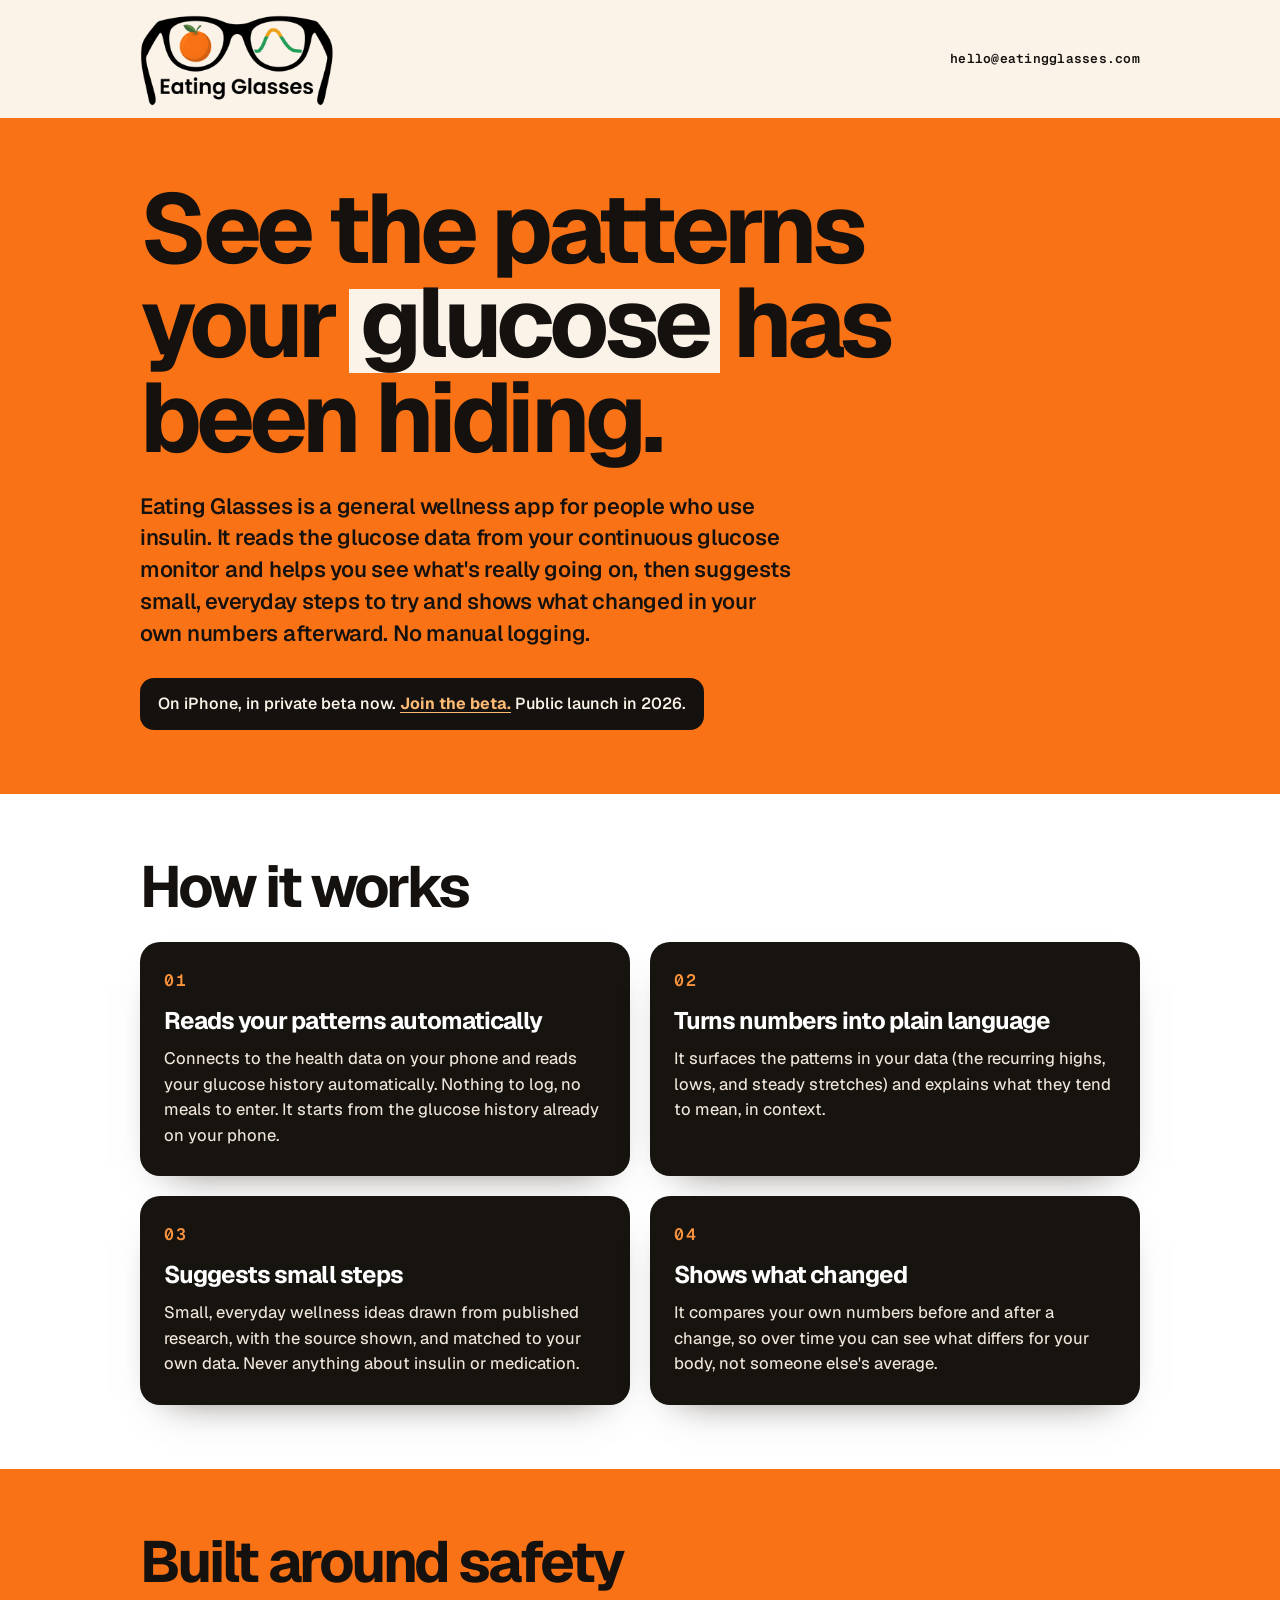
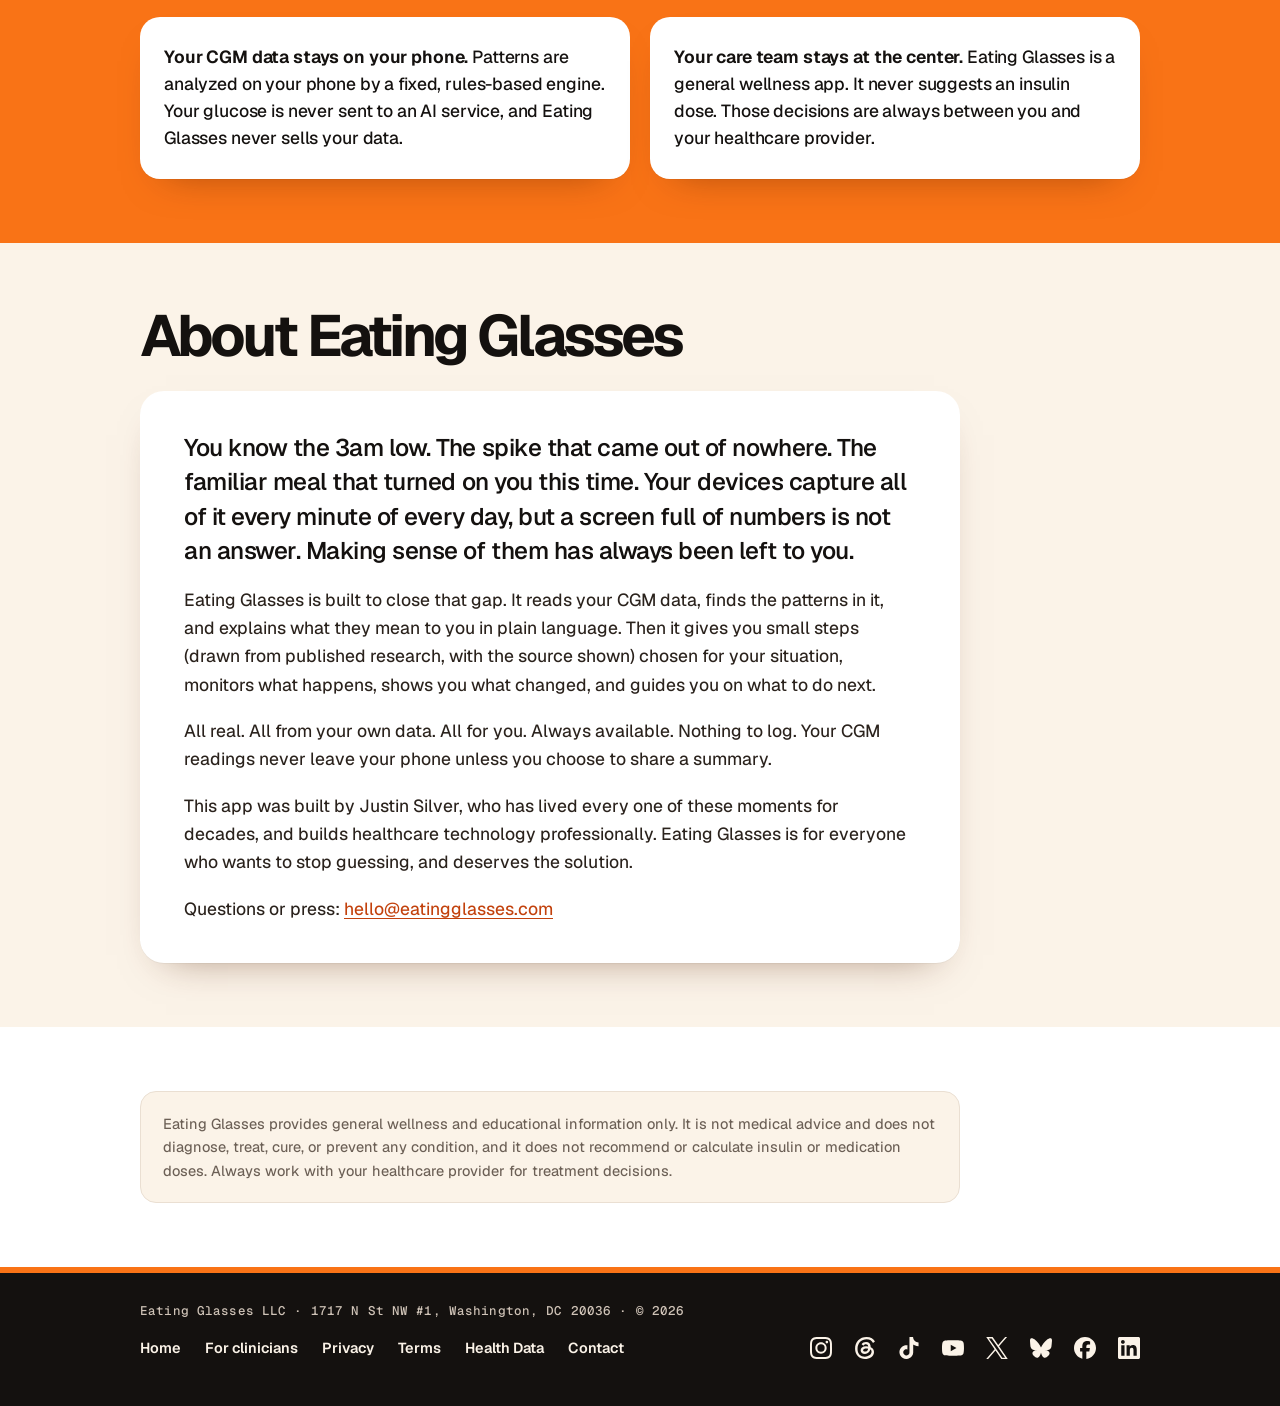
<file: index.html>
<!DOCTYPE html>
<html lang="en">
<head>
<meta charset="utf-8" />
<meta name="viewport" content="width=device-width, initial-scale=1" />
<title>Eating Glasses: understand your glucose patterns</title>
<meta name="description" content="Eating Glasses is a general wellness app for people living with insulin-dependent diabetes who use a continuous glucose monitor. Understand your glucose patterns, with no manual logging. By Eating Glasses LLC, Washington, DC." />
<link rel="canonical" href="https://eatingglasses.com/" />
<meta property="og:title" content="Eating Glasses: understand your glucose patterns" />
<meta property="og:description" content="A general-wellness glucose-pattern coach for insulin-using people with type 1 diabetes. See the patterns in your own CGM data, with no logging. Analyzed on your device." />
<meta property="og:type" content="website" />
<meta property="og:url" content="https://eatingglasses.com/" />
<meta property="og:site_name" content="Eating Glasses" />
<meta property="og:image" content="https://eatingglasses.com/og-image.png" />
<meta property="og:image:width" content="1200" />
<meta property="og:image:height" content="630" />
<meta property="og:image:alt" content="Eating Glasses: see the patterns your glucose has been hiding" />
<meta name="twitter:card" content="summary_large_image" />
<meta name="twitter:title" content="Eating Glasses: see the patterns your glucose has been hiding" />
<meta name="twitter:description" content="A general-wellness glucose-pattern coach for insulin-using people with type 1 diabetes. Your glucose is analyzed on your device and never leaves it." />
<meta name="twitter:image" content="https://eatingglasses.com/og-image.png" />
<meta name="theme-color" content="#f97316" />
<script type="application/ld+json">
{
  "@context": "https://schema.org",
  "@type": "SoftwareApplication",
  "name": "Eating Glasses",
  "applicationCategory": "HealthApplication",
  "operatingSystem": "iOS",
  "description": "A general-wellness glucose-pattern coach for insulin-using people with type 1 diabetes. It reads CGM glucose from Apple Health, or from a LibreView or CareLink file, on the device, finds patterns with no logging, matches them to published clinical evidence, suggests one small wellness step to try, and re-reads your own data to see what changed in your own numbers. Not a medical device: it does not diagnose, predict glucose, or advise on insulin or doses.",
  "publisher": { "@type": "Organization", "name": "Eating Glasses LLC", "url": "https://eatingglasses.com/" },
  "sameAs": ["https://www.instagram.com/eatingglasses/", "https://www.threads.com/@eatingglasses", "https://www.tiktok.com/@eating.glasses", "https://www.youtube.com/@Eating_Glasses", "https://x.com/eating_glasses", "https://bsky.app/profile/eatingglasses.bsky.social", "https://www.facebook.com/profile.php?id=61596653739234", "https://www.linkedin.com/company/eatingglasses/"]
}
</script>
<link rel="preload" href="/fonts/Geist-latin-variable.woff2" as="font" type="font/woff2" crossorigin />
<link rel="stylesheet" href="/site.css?v=4" />
<style>
/* home: orange hero band, ink step cards, orange safety band with white cards, cream about band */
  .hero{ padding:40px 0 56px; }
  .hero h1{ font-size:clamp(46px,13.4vw,98px); max-width:12.5ch; margin:0; }
  /* a cream marker behind the one word; the band starts below the descenders of the line above */
  .hero h1 .accent{ background:linear-gradient(transparent 24%,var(--cream) 24%,var(--cream) 90%,transparent 90%); color:var(--ink); padding:0 .12em; margin:0 -.04em; -webkit-box-decoration-break:clone; box-decoration-break:clone; }
  .hero p.lead{ font-size:clamp(18px,2.1vw,22px); line-height:1.45; font-weight:560; color:var(--ink); letter-spacing:-.012em; max-width:44ch; margin:26px 0 0; }
  .hero p.avail{ display:inline-block; margin:28px 0 0; background:var(--ink); color:var(--cream); border-radius:14px; padding:14px 18px; font-size:16px; font-weight:550; line-height:1.5; }
  .hero p.avail a{ color:#fdba74; font-weight:700; }
  .hero p.avail a:hover{ color:#fff; }
  .hero p.avail a:focus-visible{ outline-color:var(--glow); }

  h2.label{ font-size:clamp(34px,8.6vw,58px); letter-spacing:-.05em; line-height:1; margin:0 0 26px; }
  .band-or h2.label{ color:var(--ink); }

  .grid{ display:grid; grid-template-columns:1fr; gap:16px; }
  .feat{ padding:26px 24px 28px; }
  .feat .step{ margin:0 0 14px; }
  .feat h3{ font-size:24px; letter-spacing:-.04em; line-height:1.1; margin:0 0 12px; }
  .feat p{ font-size:16.5px; line-height:1.55; color:var(--soft-ink); }

  .two{ display:grid; gap:16px; }
  .two .card{ padding:26px 24px 28px; }
  .two .card p{ font-size:17.5px; line-height:1.55; color:var(--ink); font-weight:480; letter-spacing:-.008em; }

  .panel{ background:#fff; border-radius:24px; box-shadow:var(--shadow); padding:28px 22px; max-width:820px; }
  .panel p{ font-size:17.5px; line-height:1.62; color:var(--body); margin:0 0 18px; }
  .panel p:first-child{ font-size:clamp(20px,2.4vw,24px); line-height:1.42; font-weight:540; letter-spacing:-.02em; color:var(--ink); }
  .panel p:last-child{ margin-bottom:0; }
  .disclaimer{ font-size:14.5px; line-height:1.6; color:var(--muted); background:var(--cream); border:1px solid var(--line); border-radius:16px; padding:20px 22px; max-width:820px; }
  .tail{ padding:0 0 48px; }

  @media (min-width:700px){
    .grid{ grid-template-columns:repeat(2,1fr); gap:20px; }
    .two{ grid-template-columns:repeat(2,1fr); gap:20px; }
    .panel{ padding:40px 44px; }
    .hero{ padding:64px 0 76px; }
    .band{ padding:64px 0; }
  }
</style>
  <link rel="icon" type="image/png" href="/favicon.png?v=4" />
  <link rel="apple-touch-icon" href="/favicon.png?v=4" />
</head>
<body>
  <header class="eg-head">
    <div class="wrap">
      <div class="home"><img src="logo-light.png" alt="Eating Glasses" width="1248" height="832" /></div>
      <a class="contact" href="mailto:hello@eatingglasses.com">hello@eatingglasses.com</a>
    </div>
  </header>

  <main>
    <section class="band band-or on-or hero">
      <div class="wrap">
        <h1 class="display">See the patterns your <span class="accent">glucose</span> has been hiding.</h1>
        <p class="lead">
          Eating Glasses is a general wellness app for people who use insulin. It reads the glucose
          data from your continuous glucose monitor and helps you see what's really going on, then
          suggests small, everyday steps to try and shows what changed in your own numbers
          afterward. No manual logging.
        </p>
        <p class="avail">On iPhone, in private beta now. <a href="/beta/">Join the beta.</a> Public launch in 2026.</p>
      </div>
    </section>

    <section class="band band-wh">
      <div class="wrap">
        <h2 class="label">How it works</h2>
        <div class="grid">
          <div class="card card-ink feat">
            <p class="step k">01</p>
            <h3>Reads your patterns automatically</h3>
            <p>Connects to the health data on your phone and reads your glucose history automatically. Nothing to log, no meals to enter. It starts from the glucose history already on your phone.</p>
          </div>
          <div class="card card-ink feat">
            <p class="step k">02</p>
            <h3>Turns numbers into plain language</h3>
            <p>It surfaces the patterns in your data (the recurring highs, lows, and steady stretches) and explains what they tend to mean, in context.</p>
          </div>
          <div class="card card-ink feat">
            <p class="step k">03</p>
            <h3>Suggests small steps</h3>
            <p>Small, everyday wellness ideas drawn from published research, with the source shown, and matched to your own data. Never anything about insulin or medication.</p>
          </div>
          <div class="card card-ink feat">
            <p class="step k">04</p>
            <h3>Shows what changed</h3>
            <p>It compares your own numbers before and after a change, so over time you can see what differs for your body, not someone else's average.</p>
          </div>
        </div>
      </div>
    </section>

    <section class="band band-or on-or">
      <div class="wrap">
        <h2 class="label">Built around safety</h2>
        <div class="two">
          <div class="card"><p><strong>Your CGM data stays on your phone.</strong> Patterns are analyzed on your phone by a fixed, rules-based engine. Your glucose is never sent to an AI service, and Eating Glasses never sells your data.</p></div>
          <div class="card"><p><strong>Your care team stays at the center.</strong> Eating Glasses is a general wellness app. It never suggests an insulin dose. Those decisions are always between you and your healthcare provider.</p></div>
        </div>
      </div>
    </section>

    <section class="band band-cr">
      <div class="wrap">
        <h2 class="label">About Eating Glasses</h2>
        <div class="panel">
          <p>
            You know the 3am low. The spike that came out of nowhere. The familiar meal that turned
            on you this time. Your devices capture all of it every minute of every day, but a screen
            full of numbers is not an answer. Making sense of them has always been left to you.
          </p>
          <p>
            Eating Glasses is built to close that gap. It reads your CGM data, finds the
            patterns in it, and explains what they mean to you in plain language. Then it gives you
            small steps (drawn from published research, with the source shown) chosen for your situation, monitors what happens, shows you
            what changed, and guides you on what to do next.
          </p>
          <p>
            All real. All from your own data. All for you. Always available.
            Nothing to log. Your CGM readings never leave your phone unless you choose to share a summary.
          </p>
          <p>
            This app was built by Justin Silver, who has lived every one of these moments for decades,
            and builds healthcare technology professionally. Eating Glasses is for everyone who wants
            to stop guessing, and deserves the solution.
          </p>
          <p>Questions or press: <a href="mailto:hello@eatingglasses.com">hello@eatingglasses.com</a></p>
        </div>
      </div>
    </section>

    <section class="band band-wh tail">
      <div class="wrap">
        <div class="disclaimer">
          Eating Glasses provides general wellness and educational information only. It is not
          medical advice and does not diagnose, treat, cure, or prevent any condition, and it does
          not recommend or calculate insulin or medication doses. Always work with your healthcare
          provider for treatment decisions.
        </div>
      </div>
    </section>
  </main>

  <footer class="eg-foot">
    <div class="wrap">
      <span class="who">Eating Glasses LLC · 1717 N St NW #1, Washington, DC 20036 · © 2026</span>
      <nav><a href="/">Home</a><a href="/clinicians.html">For clinicians</a><a href="/privacy.html">Privacy</a><a href="/terms.html">Terms</a><a href="/chd.html">Health Data</a><a href="mailto:hello@eatingglasses.com">Contact</a></nav>
      <nav class="soc" aria-label="Follow Eating Glasses"><a href="https://www.instagram.com/eatingglasses/" target="_blank" rel="noopener" aria-label="Eating Glasses on Instagram"><svg viewBox="0 0 24 24" width="22" height="22" fill="currentColor" aria-hidden="true" focusable="false"><path d="M7.0301.084c-1.2768.0602-2.1487.264-2.911.5634-.7888.3075-1.4575.72-2.1228 1.3877-.6652.6677-1.075 1.3368-1.3802 2.127-.2954.7638-.4956 1.6365-.552 2.914-.0564 1.2775-.0689 1.6882-.0626 4.947.0062 3.2586.0206 3.6671.0825 4.9473.061 1.2765.264 2.1482.5635 2.9107.308.7889.72 1.4573 1.388 2.1228.6679.6655 1.3365 1.0743 2.1285 1.38.7632.295 1.6361.4961 2.9134.552 1.2773.056 1.6884.069 4.9462.0627 3.2578-.0062 3.668-.0207 4.9478-.0814 1.28-.0607 2.147-.2652 2.9098-.5633.7889-.3086 1.4578-.72 2.1228-1.3881.665-.6682 1.0745-1.3378 1.3795-2.1284.2957-.7632.4966-1.636.552-2.9124.056-1.2809.0692-1.6898.063-4.948-.0063-3.2583-.021-3.6668-.0817-4.9465-.0607-1.2797-.264-2.1487-.5633-2.9117-.3084-.7889-.72-1.4568-1.3876-2.1228C21.2982 1.33 20.628.9208 19.8378.6165 19.074.321 18.2017.1197 16.9244.0645 15.6471.0093 15.236-.005 11.977.0014 8.718.0076 8.31.0215 7.0301.0839m.1402 21.6932c-1.17-.0509-1.8053-.2453-2.2287-.408-.5606-.216-.96-.4771-1.3819-.895-.422-.4178-.6811-.8186-.9-1.378-.1644-.4234-.3624-1.058-.4171-2.228-.0595-1.2645-.072-1.6442-.079-4.848-.007-3.2037.0053-3.583.0607-4.848.05-1.169.2456-1.805.408-2.2282.216-.5613.4762-.96.895-1.3816.4188-.4217.8184-.6814 1.3783-.9003.423-.1651 1.0575-.3614 2.227-.4171 1.2655-.06 1.6447-.072 4.848-.079 3.2033-.007 3.5835.005 4.8495.0608 1.169.0508 1.8053.2445 2.228.408.5608.216.96.4754 1.3816.895.4217.4194.6816.8176.9005 1.3787.1653.4217.3617 1.056.4169 2.2263.0602 1.2655.0739 1.645.0796 4.848.0058 3.203-.0055 3.5834-.061 4.848-.051 1.17-.245 1.8055-.408 2.2294-.216.5604-.4763.96-.8954 1.3814-.419.4215-.8181.6811-1.3783.9-.4224.1649-1.0577.3617-2.2262.4174-1.2656.0595-1.6448.072-4.8493.079-3.2045.007-3.5825-.006-4.848-.0608M16.953 5.5864A1.44 1.44 0 1 0 18.39 4.144a1.44 1.44 0 0 0-1.437 1.4424M5.8385 12.012c.0067 3.4032 2.7706 6.1557 6.173 6.1493 3.4026-.0065 6.157-2.7701 6.1506-6.1733-.0065-3.4032-2.771-6.1565-6.174-6.1498-3.403.0067-6.156 2.771-6.1496 6.1738M8 12.0077a4 4 0 1 1 4.008 3.9921A3.9996 3.9996 0 0 1 8 12.0077"/></svg></a><a href="https://www.threads.com/@eatingglasses" target="_blank" rel="noopener" aria-label="Eating Glasses on Threads"><svg viewBox="0 0 24 24" width="22" height="22" fill="currentColor" aria-hidden="true" focusable="false"><path d="M18.263 11.097c-.03-3.486-1.92-5.586-5.111-5.586-2.13 0-3.922.963-4.863 2.499l2.062 1.438c.535-.843 1.272-1.543 2.628-1.543 1.528 0 2.318.85 2.544 2.431a15 15 0 0 0-2.236-.173c-4.125 0-6.068 1.867-6.068 4.336s1.943 3.99 4.804 3.99c3.139 0 5.013-2.115 5.781-4.735.798.361 1.348 1.204 1.348 2.47 0 3.387-3.907 5.232-7.22 5.232-4.885 0-8.077-3.207-8.077-8.424 0-6.392 4.223-10.487 9.9-10.487 3.808 0 5.69 1.671 6.97 3.914l2.108-1.475C21.44 2.078 18.331 0 13.663 0 6.227 0 1.168 5.277 1.168 12.934c0 7 4.953 11.066 10.856 11.066 4.878 0 9.809-2.846 9.809-7.716 0-2.545-1.46-4.231-3.569-5.187m-6.33 4.855c-1.077 0-2.026-.512-2.026-1.453 0-1.483 1.822-1.934 3.606-1.934.678 0 1.34.045 1.927.173-.422 1.927-1.671 3.215-3.508 3.214Z"/></svg></a><a href="https://www.tiktok.com/@eating.glasses" target="_blank" rel="noopener" aria-label="Eating Glasses on TikTok"><svg viewBox="0 0 24 24" width="22" height="22" fill="currentColor" aria-hidden="true" focusable="false"><path d="M12.525.02c1.31-.02 2.61-.01 3.91-.02.08 1.53.63 3.09 1.75 4.17 1.12 1.11 2.7 1.62 4.24 1.79v4.03c-1.44-.05-2.89-.35-4.2-.97-.57-.26-1.1-.59-1.62-.93-.01 2.92.01 5.84-.02 8.75-.08 1.4-.54 2.79-1.35 3.94-1.31 1.92-3.58 3.17-5.91 3.21-1.43.08-2.86-.31-4.08-1.03-2.02-1.19-3.44-3.37-3.65-5.71-.02-.5-.03-1-.01-1.49.18-1.9 1.12-3.72 2.58-4.96 1.66-1.44 3.98-2.13 6.15-1.72.02 1.48-.04 2.96-.04 4.44-.99-.32-2.15-.23-3.02.37-.63.41-1.11 1.04-1.36 1.75-.21.51-.15 1.07-.14 1.61.24 1.64 1.82 3.02 3.5 2.87 1.12-.01 2.19-.66 2.77-1.61.19-.33.4-.67.41-1.06.1-1.79.06-3.57.07-5.36.01-4.03-.01-8.05.02-12.07z"/></svg></a><a href="https://www.youtube.com/@Eating_Glasses" target="_blank" rel="noopener" aria-label="Eating Glasses on YouTube"><svg viewBox="0 0 24 24" width="22" height="22" fill="currentColor" aria-hidden="true" focusable="false"><path d="M23.498 6.186a3.016 3.016 0 0 0-2.122-2.136C19.505 3.545 12 3.545 12 3.545s-7.505 0-9.377.505A3.017 3.017 0 0 0 .502 6.186C0 8.07 0 12 0 12s0 3.93.502 5.814a3.016 3.016 0 0 0 2.122 2.136c1.871.505 9.376.505 9.376.505s7.505 0 9.377-.505a3.015 3.015 0 0 0 2.122-2.136C24 15.93 24 12 24 12s0-3.93-.502-5.814zM9.545 15.568V8.432L15.818 12l-6.273 3.568z"/></svg></a><a href="https://x.com/eating_glasses" target="_blank" rel="noopener" aria-label="Eating Glasses on X"><svg viewBox="0 0 24 24" width="22" height="22" fill="currentColor" aria-hidden="true" focusable="false"><path d="M14.234 10.162 22.977 0h-2.072l-7.591 8.824L7.251 0H.258l9.168 13.343L.258 24H2.33l8.016-9.318L16.749 24h6.993zm-2.837 3.299-.929-1.329L3.076 1.56h3.182l5.965 8.532.929 1.329 7.754 11.09h-3.182z"/></svg></a><a href="https://bsky.app/profile/eatingglasses.bsky.social" target="_blank" rel="noopener" aria-label="Eating Glasses on Bluesky"><svg viewBox="0 0 24 24" width="22" height="22" fill="currentColor" aria-hidden="true" focusable="false"><path d="M5.202 2.857C7.954 4.922 10.913 9.11 12 11.358c1.087-2.247 4.046-6.436 6.798-8.501C20.783 1.366 24 .213 24 3.883c0 .732-.42 6.156-.667 7.037-.856 3.061-3.978 3.842-6.755 3.37 4.854.826 6.089 3.562 3.422 6.299-5.065 5.196-7.28-1.304-7.847-2.97-.104-.305-.152-.448-.153-.327 0-.121-.05.022-.153.327-.568 1.666-2.782 8.166-7.847 2.97-2.667-2.737-1.432-5.473 3.422-6.3-2.777.473-5.899-.308-6.755-3.369C.42 10.04 0 4.615 0 3.883c0-3.67 3.217-2.517 5.202-1.026"/></svg></a><a href="https://www.facebook.com/profile.php?id=61596653739234" target="_blank" rel="noopener" aria-label="Eating Glasses on Facebook"><svg viewBox="0 0 24 24" width="22" height="22" fill="currentColor" aria-hidden="true" focusable="false"><path d="M9.101 23.691v-7.98H6.627v-3.667h2.474v-1.58c0-4.085 1.848-5.978 5.858-5.978.401 0 .955.042 1.468.103a8.68 8.68 0 0 1 1.141.195v3.325a8.623 8.623 0 0 0-.653-.036 26.805 26.805 0 0 0-.733-.009c-.707 0-1.259.096-1.675.309a1.686 1.686 0 0 0-.679.622c-.258.42-.374.995-.374 1.752v1.297h3.919l-.386 2.103-.287 1.564h-3.246v8.245C19.396 23.238 24 18.179 24 12.044c0-6.627-5.373-12-12-12s-12 5.373-12 12c0 5.628 3.874 10.35 9.101 11.647Z"/></svg></a><a href="https://www.linkedin.com/company/eatingglasses/" target="_blank" rel="noopener" aria-label="Eating Glasses on LinkedIn"><svg viewBox="0 0 24 24" width="22" height="22" fill="currentColor" aria-hidden="true" focusable="false"><path d="M20.447 20.452h-3.554v-5.569c0-1.328-.027-3.037-1.852-3.037-1.853 0-2.136 1.445-2.136 2.939v5.667H9.351V9h3.414v1.561h.046c.477-.9 1.637-1.85 3.37-1.85 3.601 0 4.267 2.37 4.267 5.455v6.286zM5.337 7.433c-1.144 0-2.063-.926-2.063-2.065 0-1.138.92-2.063 2.063-2.063 1.14 0 2.064.925 2.064 2.063 0 1.139-.925 2.065-2.064 2.065zm1.782 13.019H3.555V9h3.564v11.452zM22.225 0H1.771C.792 0 0 .774 0 1.729v20.542C0 23.227.792 24 1.771 24h20.451C23.2 24 24 23.227 24 22.271V1.729C24 .774 23.2 0 22.222 0h.003z"/></svg></a></nav>
    </div>
  </footer>
</body>
</html>
</file>
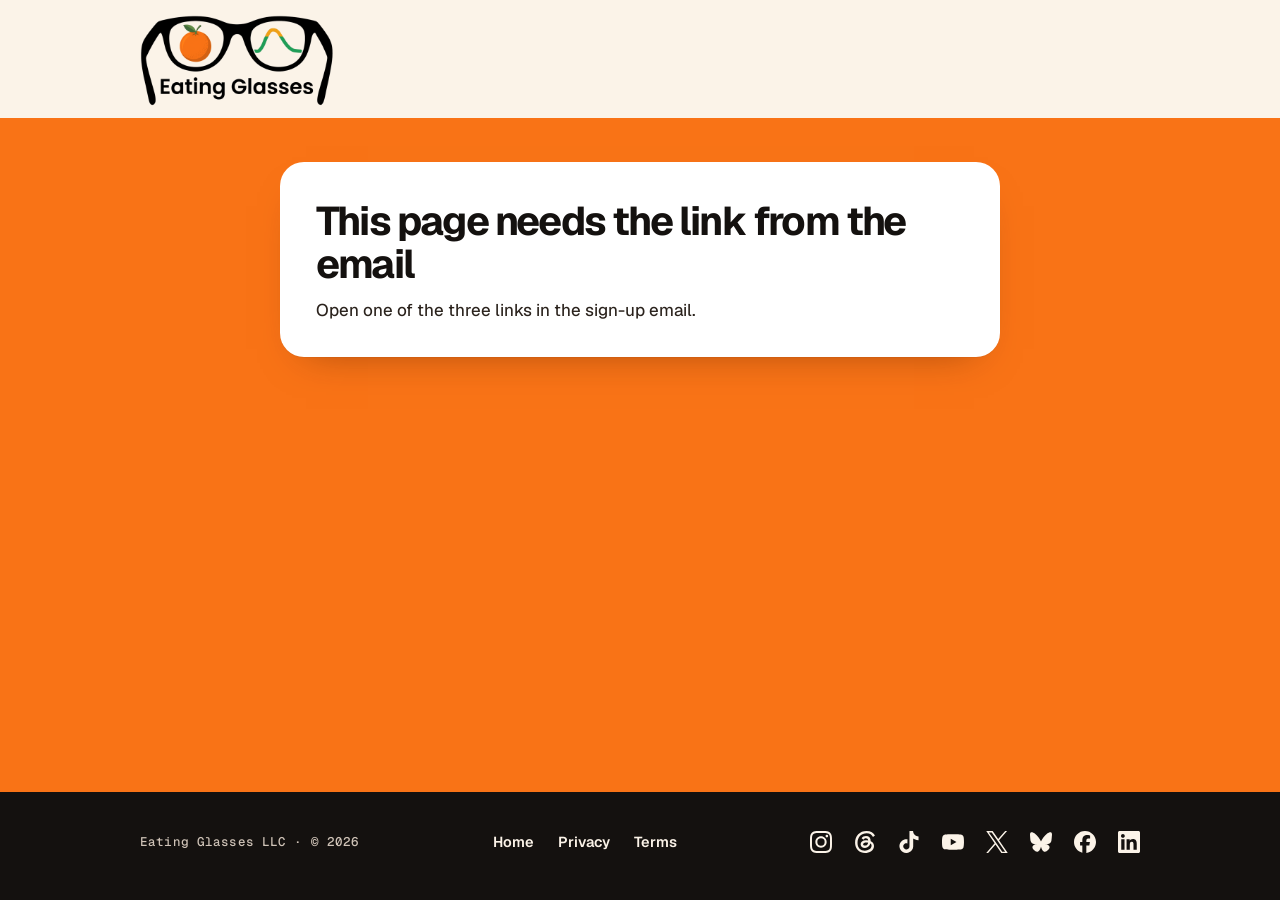
<file: approve/index.html>
<!DOCTYPE html>
<html lang="en">
<head>
<meta charset="utf-8" />
<meta name="viewport" content="width=device-width, initial-scale=1" />
<title>Approve a beta sign-up</title>
<!-- A link from an email to Justin: never indexed, and the address (it carries a one-use token) is never sent on as a referrer. -->
<meta name="robots" content="noindex, nofollow" />
<meta name="referrer" content="no-referrer" />
<meta name="theme-color" content="#f97316" />
<link rel="icon" type="image/png" href="/favicon.png?v=4" />
<link rel="apple-touch-icon" href="/favicon.png?v=4" />
<link rel="preload" href="/fonts/Geist-latin-variable.woff2" as="font" type="font/woff2" crossorigin />
<link rel="stylesheet" href="/site.css?v=4" />
<style>
/* /approve: orange field, one white card, the same look as /feedback. One sign-up, three buttons. */
  body{ min-height:100vh; display:flex; flex-direction:column; } /* a short state (a plain message) keeps the footer at the bottom of the screen */
  main{ flex:1; display:flex; }
  .fb-field{ flex:1; width:100%; padding:26px 0 48px; }
  .panel{ background:#fff; border-radius:24px; box-shadow:var(--shadow); padding:26px 18px 24px; color:var(--body); }
  .fb-title{ font-size:clamp(28px,7.6vw,40px); letter-spacing:-.045em; line-height:1.06; margin:0 0 12px; }
  .fb-title:focus{ outline:none; }
  .step-sub{ font-size:17px; line-height:1.5; color:var(--body); margin:0 0 6px; }
  .fb-loading{ font-size:17px; color:var(--muted); margin:0; padding:10px 0; }
  .fb-msg p{ font-size:17px; line-height:1.55; color:var(--body); margin:0; }
  .fb-msg.ok .fb-title::after{ content:""; display:block; width:56px; height:6px; border-radius:3px; background:var(--orange); margin-top:16px; }
  .rehearsal{ font-size:15.5px; line-height:1.45; font-weight:600; color:var(--ink); background:var(--sand); border-left:6px solid var(--orange); border-radius:6px 14px 14px 6px; padding:12px 14px; margin:16px 0 0; }
  .ap-actions{ display:grid; gap:12px; margin:22px 0 4px; }
  .ap-actions .btn{ width:100%; }
  .btn:focus-visible{ outline:3px solid var(--ink); outline-offset:3px; }
  .hint{ font-size:14.5px; line-height:1.45; color:var(--muted); margin:14px 0 0; }
  .status-banner{ display:none; border-radius:14px; padding:14px 16px; font-size:15.5px; font-weight:600; line-height:1.45; margin:18px 0 0; }
  .status-banner.show{ display:block; }
  .status-banner.err{ background:#fef2f2; border:2px solid #b91c1c; color:#991b1b; }
  @media (min-width:600px){
    .fb-field{ padding:44px 0 72px; }
    .panel{ padding:38px 36px 34px; }
    .ap-actions{ grid-template-columns:1fr; }
  }
</style>
</head>
<body>
  <header class="eg-head">
    <div class="wrap">
      <a class="home" href="/" aria-label="Eating Glasses home"><img src="/logo-light.png" alt="Eating Glasses" width="1248" height="832" /></a>
    </div>
  </header>

  <main>
    <div class="fb-field band-or on-or">
      <div class="wrap narrow">
        <div class="panel">
          <div id="app" aria-live="polite"><p class="fb-loading">Loading the sign-up...</p></div>
          <noscript><p class="fb-loading">This page needs JavaScript. Open the link from your email in your phone's browser.</p></noscript>
        </div>
      </div>
    </div>
  </main>

  <footer class="eg-foot">
    <div class="wrap">
      <span class="who">Eating Glasses LLC · © 2026</span>
      <nav>
        <a href="/">Home</a><a href="/privacy.html">Privacy</a><a href="/terms.html">Terms</a>
      </nav>
      <nav class="soc" aria-label="Follow Eating Glasses"><a href="https://www.instagram.com/eatingglasses/" target="_blank" rel="noopener" aria-label="Eating Glasses on Instagram"><svg viewBox="0 0 24 24" width="22" height="22" fill="currentColor" aria-hidden="true" focusable="false"><path d="M7.0301.084c-1.2768.0602-2.1487.264-2.911.5634-.7888.3075-1.4575.72-2.1228 1.3877-.6652.6677-1.075 1.3368-1.3802 2.127-.2954.7638-.4956 1.6365-.552 2.914-.0564 1.2775-.0689 1.6882-.0626 4.947.0062 3.2586.0206 3.6671.0825 4.9473.061 1.2765.264 2.1482.5635 2.9107.308.7889.72 1.4573 1.388 2.1228.6679.6655 1.3365 1.0743 2.1285 1.38.7632.295 1.6361.4961 2.9134.552 1.2773.056 1.6884.069 4.9462.0627 3.2578-.0062 3.668-.0207 4.9478-.0814 1.28-.0607 2.147-.2652 2.9098-.5633.7889-.3086 1.4578-.72 2.1228-1.3881.665-.6682 1.0745-1.3378 1.3795-2.1284.2957-.7632.4966-1.636.552-2.9124.056-1.2809.0692-1.6898.063-4.948-.0063-3.2583-.021-3.6668-.0817-4.9465-.0607-1.2797-.264-2.1487-.5633-2.9117-.3084-.7889-.72-1.4568-1.3876-2.1228C21.2982 1.33 20.628.9208 19.8378.6165 19.074.321 18.2017.1197 16.9244.0645 15.6471.0093 15.236-.005 11.977.0014 8.718.0076 8.31.0215 7.0301.0839m.1402 21.6932c-1.17-.0509-1.8053-.2453-2.2287-.408-.5606-.216-.96-.4771-1.3819-.895-.422-.4178-.6811-.8186-.9-1.378-.1644-.4234-.3624-1.058-.4171-2.228-.0595-1.2645-.072-1.6442-.079-4.848-.007-3.2037.0053-3.583.0607-4.848.05-1.169.2456-1.805.408-2.2282.216-.5613.4762-.96.895-1.3816.4188-.4217.8184-.6814 1.3783-.9003.423-.1651 1.0575-.3614 2.227-.4171 1.2655-.06 1.6447-.072 4.848-.079 3.2033-.007 3.5835.005 4.8495.0608 1.169.0508 1.8053.2445 2.228.408.5608.216.96.4754 1.3816.895.4217.4194.6816.8176.9005 1.3787.1653.4217.3617 1.056.4169 2.2263.0602 1.2655.0739 1.645.0796 4.848.0058 3.203-.0055 3.5834-.061 4.848-.051 1.17-.245 1.8055-.408 2.2294-.216.5604-.4763.96-.8954 1.3814-.419.4215-.8181.6811-1.3783.9-.4224.1649-1.0577.3617-2.2262.4174-1.2656.0595-1.6448.072-4.8493.079-3.2045.007-3.5825-.006-4.848-.0608M16.953 5.5864A1.44 1.44 0 1 0 18.39 4.144a1.44 1.44 0 0 0-1.437 1.4424M5.8385 12.012c.0067 3.4032 2.7706 6.1557 6.173 6.1493 3.4026-.0065 6.157-2.7701 6.1506-6.1733-.0065-3.4032-2.771-6.1565-6.174-6.1498-3.403.0067-6.156 2.771-6.1496 6.1738M8 12.0077a4 4 0 1 1 4.008 3.9921A3.9996 3.9996 0 0 1 8 12.0077"/></svg></a><a href="https://www.threads.com/@eatingglasses" target="_blank" rel="noopener" aria-label="Eating Glasses on Threads"><svg viewBox="0 0 24 24" width="22" height="22" fill="currentColor" aria-hidden="true" focusable="false"><path d="M18.263 11.097c-.03-3.486-1.92-5.586-5.111-5.586-2.13 0-3.922.963-4.863 2.499l2.062 1.438c.535-.843 1.272-1.543 2.628-1.543 1.528 0 2.318.85 2.544 2.431a15 15 0 0 0-2.236-.173c-4.125 0-6.068 1.867-6.068 4.336s1.943 3.99 4.804 3.99c3.139 0 5.013-2.115 5.781-4.735.798.361 1.348 1.204 1.348 2.47 0 3.387-3.907 5.232-7.22 5.232-4.885 0-8.077-3.207-8.077-8.424 0-6.392 4.223-10.487 9.9-10.487 3.808 0 5.69 1.671 6.97 3.914l2.108-1.475C21.44 2.078 18.331 0 13.663 0 6.227 0 1.168 5.277 1.168 12.934c0 7 4.953 11.066 10.856 11.066 4.878 0 9.809-2.846 9.809-7.716 0-2.545-1.46-4.231-3.569-5.187m-6.33 4.855c-1.077 0-2.026-.512-2.026-1.453 0-1.483 1.822-1.934 3.606-1.934.678 0 1.34.045 1.927.173-.422 1.927-1.671 3.215-3.508 3.214Z"/></svg></a><a href="https://www.tiktok.com/@eating.glasses" target="_blank" rel="noopener" aria-label="Eating Glasses on TikTok"><svg viewBox="0 0 24 24" width="22" height="22" fill="currentColor" aria-hidden="true" focusable="false"><path d="M12.525.02c1.31-.02 2.61-.01 3.91-.02.08 1.53.63 3.09 1.75 4.17 1.12 1.11 2.7 1.62 4.24 1.79v4.03c-1.44-.05-2.89-.35-4.2-.97-.57-.26-1.1-.59-1.62-.93-.01 2.92.01 5.84-.02 8.75-.08 1.4-.54 2.79-1.35 3.94-1.31 1.92-3.58 3.17-5.91 3.21-1.43.08-2.86-.31-4.08-1.03-2.02-1.19-3.44-3.37-3.65-5.71-.02-.5-.03-1-.01-1.49.18-1.9 1.12-3.72 2.58-4.96 1.66-1.44 3.98-2.13 6.15-1.72.02 1.48-.04 2.96-.04 4.44-.99-.32-2.15-.23-3.02.37-.63.41-1.11 1.04-1.36 1.75-.21.51-.15 1.07-.14 1.61.24 1.64 1.82 3.02 3.5 2.87 1.12-.01 2.19-.66 2.77-1.61.19-.33.4-.67.41-1.06.1-1.79.06-3.57.07-5.36.01-4.03-.01-8.05.02-12.07z"/></svg></a><a href="https://www.youtube.com/@Eating_Glasses" target="_blank" rel="noopener" aria-label="Eating Glasses on YouTube"><svg viewBox="0 0 24 24" width="22" height="22" fill="currentColor" aria-hidden="true" focusable="false"><path d="M23.498 6.186a3.016 3.016 0 0 0-2.122-2.136C19.505 3.545 12 3.545 12 3.545s-7.505 0-9.377.505A3.017 3.017 0 0 0 .502 6.186C0 8.07 0 12 0 12s0 3.93.502 5.814a3.016 3.016 0 0 0 2.122 2.136c1.871.505 9.376.505 9.376.505s7.505 0 9.377-.505a3.015 3.015 0 0 0 2.122-2.136C24 15.93 24 12 24 12s0-3.93-.502-5.814zM9.545 15.568V8.432L15.818 12l-6.273 3.568z"/></svg></a><a href="https://x.com/eating_glasses" target="_blank" rel="noopener" aria-label="Eating Glasses on X"><svg viewBox="0 0 24 24" width="22" height="22" fill="currentColor" aria-hidden="true" focusable="false"><path d="M14.234 10.162 22.977 0h-2.072l-7.591 8.824L7.251 0H.258l9.168 13.343L.258 24H2.33l8.016-9.318L16.749 24h6.993zm-2.837 3.299-.929-1.329L3.076 1.56h3.182l5.965 8.532.929 1.329 7.754 11.09h-3.182z"/></svg></a><a href="https://bsky.app/profile/eatingglasses.bsky.social" target="_blank" rel="noopener" aria-label="Eating Glasses on Bluesky"><svg viewBox="0 0 24 24" width="22" height="22" fill="currentColor" aria-hidden="true" focusable="false"><path d="M5.202 2.857C7.954 4.922 10.913 9.11 12 11.358c1.087-2.247 4.046-6.436 6.798-8.501C20.783 1.366 24 .213 24 3.883c0 .732-.42 6.156-.667 7.037-.856 3.061-3.978 3.842-6.755 3.37 4.854.826 6.089 3.562 3.422 6.299-5.065 5.196-7.28-1.304-7.847-2.97-.104-.305-.152-.448-.153-.327 0-.121-.05.022-.153.327-.568 1.666-2.782 8.166-7.847 2.97-2.667-2.737-1.432-5.473 3.422-6.3-2.777.473-5.899-.308-6.755-3.369C.42 10.04 0 4.615 0 3.883c0-3.67 3.217-2.517 5.202-1.026"/></svg></a><a href="https://www.facebook.com/profile.php?id=61596653739234" target="_blank" rel="noopener" aria-label="Eating Glasses on Facebook"><svg viewBox="0 0 24 24" width="22" height="22" fill="currentColor" aria-hidden="true" focusable="false"><path d="M9.101 23.691v-7.98H6.627v-3.667h2.474v-1.58c0-4.085 1.848-5.978 5.858-5.978.401 0 .955.042 1.468.103a8.68 8.68 0 0 1 1.141.195v3.325a8.623 8.623 0 0 0-.653-.036 26.805 26.805 0 0 0-.733-.009c-.707 0-1.259.096-1.675.309a1.686 1.686 0 0 0-.679.622c-.258.42-.374.995-.374 1.752v1.297h3.919l-.386 2.103-.287 1.564h-3.246v8.245C19.396 23.238 24 18.179 24 12.044c0-6.627-5.373-12-12-12s-12 5.373-12 12c0 5.628 3.874 10.35 9.101 11.647Z"/></svg></a><a href="https://www.linkedin.com/company/eatingglasses/" target="_blank" rel="noopener" aria-label="Eating Glasses on LinkedIn"><svg viewBox="0 0 24 24" width="22" height="22" fill="currentColor" aria-hidden="true" focusable="false"><path d="M20.447 20.452h-3.554v-5.569c0-1.328-.027-3.037-1.852-3.037-1.853 0-2.136 1.445-2.136 2.939v5.667H9.351V9h3.414v1.561h.046c.477-.9 1.637-1.85 3.37-1.85 3.601 0 4.267 2.37 4.267 5.455v6.286zM5.337 7.433c-1.144 0-2.063-.926-2.063-2.065 0-1.138.92-2.063 2.063-2.063 1.14 0 2.064.925 2.064 2.063 0 1.139-.925 2.065-2.064 2.065zm1.782 13.019H3.555V9h3.564v11.452zM22.225 0H1.771C.792 0 0 .774 0 1.729v20.542C0 23.227.792 24 1.771 24h20.451C23.2 24 24 23.227 24 22.271V1.729C24 .774 23.2 0 22.222 0h.003z"/></svg></a></nav>
    </div>
  </footer>
<script src="/approve/approve.js?v=1"></script>
<script>EGApprove.boot(window);</script>
</body>
</html>
</file>
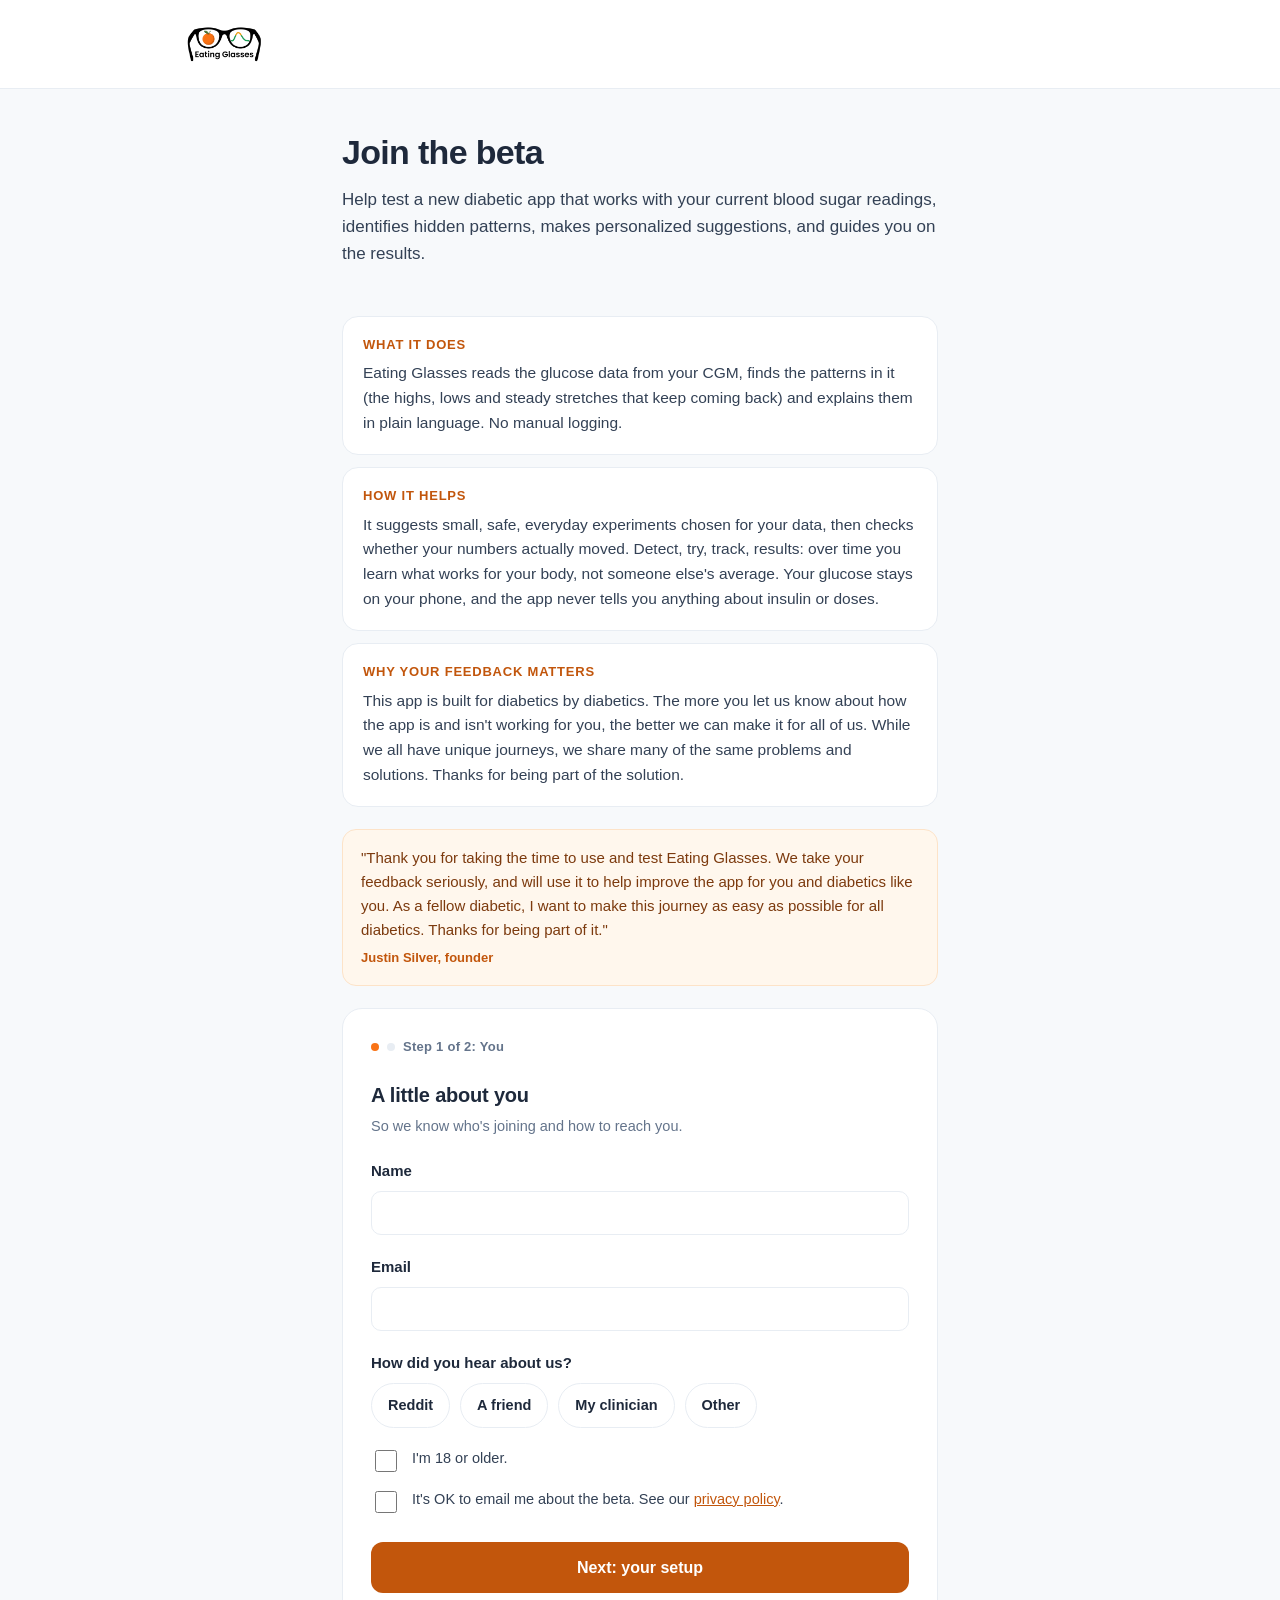
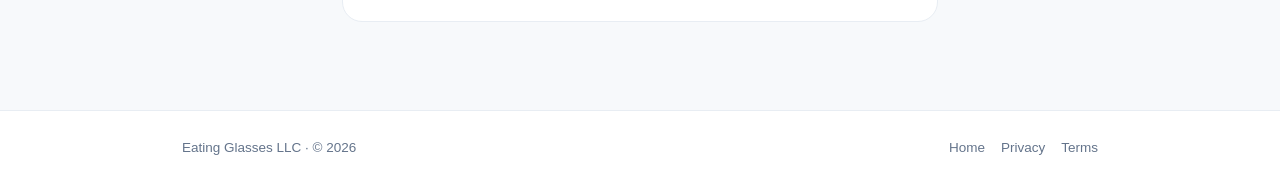
<file: beta-preview/index.html>
<!DOCTYPE html>
<html lang="en">
<head>
<meta charset="utf-8" />
<meta name="viewport" content="width=device-width, initial-scale=1" />
<title>Join the Eating Glasses beta</title>
<meta name="description" content="Join the Eating Glasses beta. It reads your CGM data, finds your glucose patterns and explains them in plain language." />
<meta name="robots" content="noindex, nofollow" />
<meta name="theme-color" content="#f97316" />
<link rel="icon" type="image/png" href="/favicon.png?v=4" />
<link rel="apple-touch-icon" href="/favicon.png?v=4" />
<style>
  :root{
    --primary:#f97316; --primary-ink:#c2560c;
    --bg:#f7f9fb; --ink:#1e293b; --muted:#64748b; --card:#ffffff;
    --border:#e8edf3; --soft:#fff7ed; --danger:#b91c1c; --danger-bg:#fef2f2; --danger-border:#fecaca;
    --ok-bg:#f0fdf4; --ok-border:#bbf7d0;
  }
  *{ box-sizing:border-box; }
  html,body{ margin:0; padding:0; }
  body{
    font-family:-apple-system,BlinkMacSystemFont,"Segoe UI",Roboto,Helvetica,Arial,sans-serif;
    background:var(--bg); color:var(--ink); line-height:1.6;
    -webkit-font-smoothing:antialiased; text-rendering:optimizeLegibility;
  }
  a{ color:var(--primary-ink); }
  .container{ width:100%; max-width:640px; margin:0 auto; padding:0 22px; }
  header.site{ border-bottom:1px solid var(--border); background:#fff; }
  header.site .container{ display:flex; align-items:center; justify-content:space-between; padding:16px 22px; max-width:960px; }
  header.site img{ height:56px; width:auto; display:block; }
  header.site a.home{ display:block; }

  .hero{ padding:44px 0 8px; }
  .hero h1{ font-size:34px; line-height:1.15; letter-spacing:-.02em; margin:0 0 14px; }
  .hero p.lead{ font-size:17px; color:#334155; margin:0 0 18px; }
  .note{ background:var(--soft); border:1px solid #fde3c8; border-radius:14px; padding:16px 18px; font-size:15px; color:#7c3a0e; }
  .note p{ margin:0 0 6px; }
  .note p:last-child{ margin-bottom:0; }
  .note .who{ font-size:13px; font-weight:600; color:var(--primary-ink); }
  .note.founder{ margin-top:22px; }

  .about{ display:grid; gap:12px; margin-top:22px; }
  .about .card{ background:var(--card); border:1px solid var(--border); border-radius:16px; padding:18px 20px; }
  .about h2{ font-size:13px; font-weight:700; letter-spacing:.06em; text-transform:uppercase; color:var(--primary-ink); margin:0 0 6px; }
  .about p{ font-size:15.5px; color:#334155; margin:0; }

  main{ padding-bottom:64px; }
  .panel{ background:var(--card); border:1px solid var(--border); border-radius:20px; padding:28px; margin-top:22px; }

  .progress{ display:flex; align-items:center; gap:8px; font-size:13px; font-weight:700; color:var(--muted); letter-spacing:.02em; margin-bottom:22px; }
  .progress .dot{ width:8px; height:8px; border-radius:50%; background:var(--border); }
  .progress .dot.active{ background:var(--primary); }
  .progress .dot.done{ background:var(--primary-ink); }

  fieldset{ border:0; margin:0; padding:0; }
  legend{ font-size:20px; font-weight:700; letter-spacing:-.01em; margin:0 0 4px; padding:0; }
  .step-sub{ font-size:14.5px; color:var(--muted); margin:0 0 20px; }

  .field{ margin-bottom:20px; }
  .field label.q{ display:block; font-size:15px; font-weight:600; margin-bottom:8px; }
  .field .hint{ font-size:13px; color:var(--muted); margin:-4px 0 8px; }
  input[type="text"], input[type="email"]{
    width:100%; font-size:16px; padding:12px 14px; border:1px solid var(--border); border-radius:10px;
    background:#fff; color:var(--ink); min-height:44px;
  }
  input[type="text"]:focus, input[type="email"]:focus{ outline:2px solid var(--primary); outline-offset:1px; }
  input.has-error, select.has-error{ border-color:var(--danger); }

  .chips{ display:flex; flex-wrap:wrap; gap:10px; }
  .chip{ position:relative; }
  .chip input{ position:absolute; opacity:0; width:1px; height:1px; }
  .chip label{
    display:flex; align-items:center; justify-content:center; min-height:44px; padding:10px 16px;
    border:1px solid var(--border); border-radius:999px; background:#fff; color:var(--ink);
    font-size:14.5px; font-weight:600; cursor:pointer; text-align:center; user-select:none;
  }
  .chip input:checked + label{ background:var(--primary-ink); border-color:var(--primary-ink); color:#fff; }
  .chip input:focus-visible + label{ outline:2px solid var(--primary); outline-offset:2px; }
  .chip.wide label{ padding-left:18px; padding-right:18px; }

  .checkrow{ display:flex; align-items:flex-start; gap:12px; margin-bottom:14px; }
  .checkrow input[type="checkbox"]{ width:22px; height:22px; min-width:22px; margin-top:2px; accent-color:var(--primary-ink); }
  .checkrow label{ font-size:14.5px; color:#334155; line-height:1.5; }

  .errtext{ display:block; font-size:13px; color:var(--danger); margin-top:6px; }

  .notify-note{ background:var(--soft); border:1px solid #fde3c8; border-radius:12px; padding:14px 16px; font-size:14px; color:#7c3a0e; margin-top:4px; }

  .actions{ display:flex; gap:12px; margin-top:26px; }
  button{ font:inherit; cursor:pointer; }
  .btn{ min-height:48px; padding:12px 22px; border-radius:12px; font-size:16px; font-weight:700; border:1px solid transparent; }
  .btn-primary{ background:var(--primary-ink); color:#fff; flex:1; }
  .btn-primary:hover{ background:#a8480a; }
  .btn-primary:disabled{ background:#d8bfa8; cursor:not-allowed; }
  .btn-secondary{ background:#fff; color:var(--ink); border-color:var(--border); }
  .btn:focus-visible{ outline:2px solid var(--primary); outline-offset:2px; }

  .status-banner{ display:none; border-radius:12px; padding:14px 16px; font-size:14.5px; margin-bottom:18px; }
  .status-banner.show{ display:block; }
  .status-banner.err{ background:var(--danger-bg); border:1px solid var(--danger-border); color:var(--danger); }
  .status-banner.info{ background:var(--soft); border:1px solid #fde3c8; color:#7c3a0e; }

  .hp-field{ position:absolute; left:-9999px; top:-9999px; width:1px; height:1px; overflow:hidden; }

  .success{ display:none; text-align:center; padding:12px 6px; }
  .success.show{ display:block; }
  .success .num{ font-size:15px; font-weight:700; color:var(--primary-ink); letter-spacing:.02em; margin:0 0 10px; }
  .success h2{ font-size:28px; margin:0 0 14px; letter-spacing:-.01em; }
  .success p{ font-size:16px; color:#334155; margin:0 0 14px; }
  .success .share{ margin-top:22px; padding-top:22px; border-top:1px solid var(--border); }
  .success .share p{ font-size:14px; color:var(--muted); margin:0 0 10px; }
  .copybar{ display:flex; gap:8px; }
  .copybar input{ flex:1; font-size:13.5px; padding:10px 12px; border:1px solid var(--border); border-radius:10px; background:var(--bg); color:var(--muted); }

  .step{ display:none; }
  .step.show{ display:block; }

  footer.site{ border-top:1px solid var(--border); margin-top:24px; padding:26px 0; background:#fff; }
  footer.site .container{ display:flex; flex-wrap:wrap; gap:8px 18px; align-items:center; justify-content:space-between; max-width:960px; }
  footer.site .who{ font-size:13.5px; color:var(--muted); }
  footer.site a{ font-size:13.5px; color:var(--muted); text-decoration:none; }

  @media (max-width:480px){
    .hero h1{ font-size:28px; }
    .panel{ padding:20px; border-radius:16px; }
    .actions{ flex-direction:column-reverse; }
    .btn{ width:100%; }
  }
</style>
</head>
<body>
  <header class="site">
    <div class="container">
      <a class="home" href="/" aria-label="Eating Glasses home"><img src="/logo-light.png" alt="Eating Glasses" /></a>
    </div>
  </header>

  <main>
    <div class="container">

      <section class="hero">
        <h1>Join the beta</h1>
        <p class="lead">Help test a new diabetic app that works with your current blood sugar readings, identifies hidden patterns, makes personalized suggestions, and guides you on the results.</p>
      </section>

      <section class="about" aria-label="About Eating Glasses and the beta">
        <div class="card">
          <h2>What it does</h2>
          <p>Eating Glasses reads the glucose data from your CGM, finds the patterns in it (the highs, lows and steady stretches that keep coming back) and explains them in plain language. No manual logging.</p>
        </div>
        <div class="card">
          <h2>How it helps</h2>
          <p>It suggests small, safe, everyday experiments chosen for your data, then checks whether your numbers actually moved. Detect, try, track, results: over time you learn what works for your body, not someone else's average. Your glucose stays on your phone, and the app never tells you anything about insulin or doses.</p>
        </div>
        <div class="card">
          <h2>Why your feedback matters</h2>
          <p>This app is built for diabetics by diabetics. The more you let us know about how the app is and isn't working for you, the better we can make it for all of us. While we all have unique journeys, we share many of the same problems and solutions. Thanks for being part of the solution.</p>
        </div>
      </section>

      <div class="note founder">
        <p>"Thank you for taking the time to use and test Eating Glasses. We take your feedback seriously, and will use it to help improve the app for you and diabetics like you. As a fellow diabetic, I want to make this journey as easy as possible for all diabetics. Thanks for being part of it."</p>
        <p class="who">Justin Silver, founder</p>
      </div>

      <div class="panel">

        <div id="statusBanner" class="status-banner" role="alert" aria-live="polite"></div>

        <form id="joinForm" novalidate>

          <!-- Honeypot: real visitors never see this field. Bots that fill every
               input tend to fill this one too, and the function silently no-ops
               on it. -->
          <div class="hp-field" aria-hidden="true">
            <label for="website">Leave this field empty</label>
            <input type="text" id="website" name="website" tabindex="-1" autocomplete="off" />
          </div>

          <!-- Step 1: you -->
          <div class="step show" id="step1" data-step="1">
            <div class="progress"><span class="dot active"></span><span class="dot"></span> Step 1 of 2: You</div>
            <fieldset>
              <legend>A little about you</legend>
              <p class="step-sub">So we know who's joining and how to reach you.</p>

              <div class="field">
                <label class="q" for="first_name">Name</label>
                <input type="text" id="first_name" name="first_name" autocomplete="name" maxlength="40" required />
                <span class="errtext" id="err-first_name" hidden></span>
              </div>

              <div class="field">
                <label class="q" for="email">Email</label>
                <input type="email" id="email" name="email" autocomplete="email" maxlength="200" required />
                <span class="errtext" id="err-email" hidden></span>
              </div>

              <div class="field">
                <label class="q" id="lbl-heard_from">How did you hear about us?</label>
                <div class="chips" role="radiogroup" aria-labelledby="lbl-heard_from">
                  <span class="chip"><input type="radio" name="heard_from" id="hf-reddit" value="reddit"><label for="hf-reddit">Reddit</label></span>
                  <span class="chip"><input type="radio" name="heard_from" id="hf-friend" value="friend"><label for="hf-friend">A friend</label></span>
                  <span class="chip"><input type="radio" name="heard_from" id="hf-clinician" value="clinician"><label for="hf-clinician">My clinician</label></span>
                  <span class="chip"><input type="radio" name="heard_from" id="hf-other" value="other"><label for="hf-other">Other</label></span>
                </div>
                <span class="errtext" id="err-heard_from" hidden></span>
              </div>

              <div class="field" id="heardDetailWrap" hidden>
                <label class="q" for="heard_detail" id="heardDetailLabel">Which subreddit?</label>
                <input type="text" id="heard_detail" name="heard_detail" maxlength="200" />
              </div>

              <div class="checkrow">
                <input type="checkbox" id="is_adult" name="is_adult" required />
                <label for="is_adult">I'm 18 or older.</label>
              </div>
              <div class="checkrow">
                <input type="checkbox" id="contact_ok" name="contact_ok" required />
                <label for="contact_ok">It's OK to email me about the beta. See our <a href="/privacy.html" target="_blank" rel="noopener">privacy policy</a>.</label>
              </div>
              <span class="errtext" id="err-checks" hidden></span>

              <div class="actions">
                <button type="button" class="btn btn-primary" id="toStep2">Next: your setup</button>
              </div>
            </fieldset>
          </div>

          <!-- Step 2: your setup -->
          <div class="step" id="step2" data-step="2">
            <div class="progress"><span class="dot done"></span><span class="dot active"></span> Step 2 of 2: Your setup</div>
            <fieldset>
              <legend>Your setup</legend>
              <p class="step-sub">This helps us match you to the right round.</p>

              <div class="field">
                <label class="q" id="lbl-diabetes_type">Diabetes type</label>
                <div class="chips" role="radiogroup" aria-labelledby="lbl-diabetes_type">
                  <span class="chip"><input type="radio" name="diabetes_type" id="dt-type1" value="type1"><label for="dt-type1">Type 1</label></span>
                  <span class="chip"><input type="radio" name="diabetes_type" id="dt-lada" value="lada"><label for="dt-lada">LADA</label></span>
                  <span class="chip"><input type="radio" name="diabetes_type" id="dt-type2" value="type2"><label for="dt-type2">Type 2</label></span>
                  <span class="chip"><input type="radio" name="diabetes_type" id="dt-caregiver" value="caregiver"><label for="dt-caregiver">Caregiver</label></span>
                  <span class="chip"><input type="radio" name="diabetes_type" id="dt-other" value="other"><label for="dt-other">Other</label></span>
                </div>
                <span class="errtext" id="err-diabetes_type" hidden></span>
              </div>

              <div class="field">
                <label class="q" id="lbl-insulin">Do you take insulin?</label>
                <div class="chips" role="radiogroup" aria-labelledby="lbl-insulin">
                  <span class="chip"><input type="radio" name="insulin" id="ins-yes" value="yes"><label for="ins-yes">Yes</label></span>
                  <span class="chip"><input type="radio" name="insulin" id="ins-no" value="no"><label for="ins-no">No</label></span>
                </div>
                <span class="errtext" id="err-insulin" hidden></span>
              </div>

              <div class="field">
                <label class="q" id="lbl-cgm_model">CGM model</label>
                <div class="chips" role="radiogroup" aria-labelledby="lbl-cgm_model">
                  <span class="chip"><input type="radio" name="cgm_model" id="cgm-g6" value="dexcom_g6"><label for="cgm-g6">Dexcom G6</label></span>
                  <span class="chip"><input type="radio" name="cgm_model" id="cgm-g7" value="dexcom_g7"><label for="cgm-g7">Dexcom G7</label></span>
                  <span class="chip"><input type="radio" name="cgm_model" id="cgm-stelo" value="stelo"><label for="cgm-stelo">Stelo</label></span>
                  <span class="chip"><input type="radio" name="cgm_model" id="cgm-libre2" value="libre_2"><label for="cgm-libre2">Libre 2</label></span>
                  <span class="chip"><input type="radio" name="cgm_model" id="cgm-libre3" value="libre_3"><label for="cgm-libre3">Libre 3</label></span>
                  <span class="chip"><input type="radio" name="cgm_model" id="cgm-guardian" value="guardian_4"><label for="cgm-guardian">Guardian 4</label></span>
                  <span class="chip"><input type="radio" name="cgm_model" id="cgm-simplera" value="simplera"><label for="cgm-simplera">Simplera</label></span>
                  <span class="chip"><input type="radio" name="cgm_model" id="cgm-eversense" value="eversense"><label for="cgm-eversense">Eversense</label></span>
                  <span class="chip"><input type="radio" name="cgm_model" id="cgm-other" value="other"><label for="cgm-other">Other</label></span>
                  <span class="chip"><input type="radio" name="cgm_model" id="cgm-none" value="none"><label for="cgm-none">None yet</label></span>
                </div>
                <span class="errtext" id="err-cgm_model" hidden></span>
              </div>

              <div class="field">
                <label class="q" id="lbl-iphone">iPhone or Android?</label>
                <div class="chips" role="radiogroup" aria-labelledby="lbl-iphone">
                  <span class="chip"><input type="radio" name="iphone" id="ph-iphone" value="yes"><label for="ph-iphone">iPhone</label></span>
                  <span class="chip"><input type="radio" name="iphone" id="ph-android" value="no"><label for="ph-android">Android</label></span>
                </div>
                <span class="errtext" id="err-iphone" hidden></span>
              </div>

              <div class="field">
                <label class="q" id="lbl-in_us">Are you in the US?</label>
                <div class="chips" role="radiogroup" aria-labelledby="lbl-in_us">
                  <span class="chip"><input type="radio" name="in_us" id="us-yes" value="yes"><label for="us-yes">Yes</label></span>
                  <span class="chip"><input type="radio" name="in_us" id="us-no" value="no"><label for="us-no">No</label></span>
                </div>
                <span class="errtext" id="err-in_us" hidden></span>
              </div>

              <div class="notify-note" id="notifyNote" hidden>
                The first round is US and iPhone only. No problem, we'll email you the moment that changes, so you'll still get your spot in line.
              </div>

              <div class="actions">
                <button type="button" class="btn btn-secondary" id="toStep1">Back</button>
                <button type="submit" class="btn btn-primary" id="submitBtn">Join the beta</button>
              </div>
            </fieldset>
          </div>

        </form>

        <!-- Success screen -->
        <div class="success" id="success">
          <p class="num" id="successNum"></p>
          <h2 id="successHeadline">You're on the list!</h2>
          <p id="successBody"></p>
          <div class="share">
            <p>Know someone else who'd want in?</p>
            <div class="copybar">
              <input type="text" id="shareUrl" readonly value="https://eatingglasses.com/beta-preview/" aria-label="Beta signup link" />
              <button type="button" class="btn btn-secondary" id="copyBtn">Copy link</button>
            </div>
          </div>
        </div>

      </div>

    </div>
  </main>

  <footer class="site">
    <div class="container">
      <span class="who">Eating Glasses LLC · © 2026</span>
      <nav style="display:flex;gap:16px;flex-wrap:wrap;align-items:center;">
        <a href="/">Home</a><a href="/privacy.html">Privacy</a><a href="/terms.html">Terms</a>
      </nav>
    </div>
  </footer>

<script>
(function () {
  "use strict";

  // DEV Supabase project only (S74 lane signup). Swap to the PRD function URL +
  // publishable key when this page graduates from unlinked preview to launched.
  var FUNCTION_URL = "https://tmxdevvvlzcimubfxghb.supabase.co/functions/v1/beta-join";
  var PUBLISHABLE_KEY = "sb_publishable_KrGwhNTd1Z3eAO5RC1vGMA_vUIKH1Uz";

  var form = document.getElementById("joinForm");
  var step1 = document.getElementById("step1");
  var step2 = document.getElementById("step2");
  var success = document.getElementById("success");
  var banner = document.getElementById("statusBanner");
  var submitBtn = document.getElementById("submitBtn");

  function showBanner(kind, text) {
    banner.textContent = text;
    banner.className = "status-banner show " + kind;
  }
  function clearBanner() {
    banner.className = "status-banner";
    banner.textContent = "";
  }

  function fieldValue(name) {
    var checked = form.querySelector('input[name="' + name + '"]:checked');
    return checked ? checked.value : null;
  }

  function setError(key, msg) {
    var el = document.getElementById("err-" + key);
    var input = document.getElementById(key);
    if (el) { el.textContent = msg || ""; el.hidden = !msg; }
    if (input && msg) input.classList.add("has-error");
    if (input && !msg) input.classList.remove("has-error");
  }

  function clearStep1Errors() {
    ["first_name", "email", "heard_from"].forEach(function (k) { setError(k, ""); });
    var chk = document.getElementById("err-checks"); chk.hidden = true; chk.textContent = "";
  }
  function clearStep2Errors() {
    ["diabetes_type", "insulin", "cgm_model", "iphone", "in_us"].forEach(function (k) { setError(k, ""); });
  }

  function validateStep1() {
    clearStep1Errors();
    var ok = true;
    var firstName = document.getElementById("first_name").value.trim();
    var email = document.getElementById("email").value.trim();
    var heard = fieldValue("heard_from");
    var adult = document.getElementById("is_adult").checked;
    var contactOk = document.getElementById("contact_ok").checked;

    if (!firstName) { setError("first_name", "Enter your name."); ok = false; }
    else if (!/^[\p{L}\p{M}][\p{L}\p{M}' ’-]{0,39}$/u.test(firstName)) { setError("first_name", "Just your name, please (letters only)."); ok = false; }
    if (!/^[^\s@]+@[^\s@]+\.[^\s@]+$/.test(email)) { setError("email", "Enter a valid email address."); ok = false; }
    if (!heard) { setError("heard_from", "Choose one."); ok = false; }
    if (!adult || !contactOk) {
      var chk = document.getElementById("err-checks");
      chk.textContent = "Both boxes above are required to continue.";
      chk.hidden = false;
      ok = false;
    }
    return ok;
  }

  function validateStep2() {
    clearStep2Errors();
    var ok = true;
    ["diabetes_type", "insulin", "cgm_model", "iphone", "in_us"].forEach(function (k) {
      if (!fieldValue(k)) { setError(k, "Choose one."); ok = false; }
    });
    return ok;
  }

  document.getElementById("toStep2").addEventListener("click", function () {
    if (!validateStep1()) return;
    clearBanner();
    step1.classList.remove("show");
    step2.classList.add("show");
    document.querySelectorAll("#step1 .progress .dot")[0].classList.add("done");
    step2.querySelector('input, button, [tabindex]') && document.getElementById("dt-type1").focus();
  });

  document.getElementById("toStep1").addEventListener("click", function () {
    step2.classList.remove("show");
    step1.classList.add("show");
  });

  // Instant eligibility preview: never a dead end, just a different promise.
  function refreshNotifyNote() {
    var iphone = fieldValue("iphone");
    var inUs = fieldValue("in_us");
    var note = document.getElementById("notifyNote");
    if (iphone === null || inUs === null) { note.hidden = true; return; }
    var eligible = iphone === "yes" && inUs === "yes";
    note.hidden = eligible;
  }
  document.querySelectorAll('input[name="iphone"], input[name="in_us"]').forEach(function (el) {
    el.addEventListener("change", refreshNotifyNote);
  });

  // "Which sub / detail" only matters for reddit or other.
  function refreshHeardDetail() {
    var heard = fieldValue("heard_from");
    var wrap = document.getElementById("heardDetailWrap");
    var label = document.getElementById("heardDetailLabel");
    var input = document.getElementById("heard_detail");
    if (heard === "reddit") {
      wrap.hidden = false; label.textContent = "Which subreddit?"; input.placeholder = "e.g. r/diabetes_t1";
    } else if (heard === "other") {
      wrap.hidden = false; label.textContent = "Tell us where"; input.placeholder = "";
    } else {
      wrap.hidden = true; input.value = "";
    }
  }
  document.querySelectorAll('input[name="heard_from"]').forEach(function (el) {
    el.addEventListener("change", refreshHeardDetail);
  });

  function showSuccess(statusKind, position, message) {
    form.style.display = "none";
    clearBanner();
    var numEl = document.getElementById("successNum");
    var headline = document.getElementById("successHeadline");
    var body = document.getElementById("successBody");

    numEl.textContent = position ? ("You're #" + position + " on the list") : "You're on the list";
    if (statusKind === "notify") {
      headline.textContent = "You're on the list!";
      body.textContent = "The first round is US and iPhone only, so we'll email you the moment Android or your country opens up. Check your inbox for a confirmation.";
    } else if (statusKind === "exists") {
      headline.textContent = "You're already in!";
      body.textContent = "Looks like that email is already on the list. We've got you, no need to sign up twice.";
    } else {
      headline.textContent = "You're on the list!";
      body.textContent = "We're inviting people in small groups, with the first invites going out in October. When it's your turn, you'll get a personal email from Justin. Check your inbox for a confirmation.";
    }
    success.classList.add("show");
    success.scrollIntoView({ behavior: "smooth", block: "start" });
  }

  document.getElementById("copyBtn").addEventListener("click", function () {
    var input = document.getElementById("shareUrl");
    var btn = document.getElementById("copyBtn");
    if (navigator.clipboard && navigator.clipboard.writeText) {
      navigator.clipboard.writeText(input.value).then(function () {
        var old = btn.textContent; btn.textContent = "Copied"; setTimeout(function () { btn.textContent = old; }, 1800);
      });
    } else {
      input.select();
      try { document.execCommand("copy"); } catch (e) {}
    }
  });

  form.addEventListener("submit", function (e) {
    e.preventDefault();
    if (!validateStep1() || !validateStep2()) {
      // If step 1 has the problem, send the visitor back to see it.
      if (!validateStep1()) {
        step2.classList.remove("show");
        step1.classList.add("show");
      }
      return;
    }
    clearBanner();
    submitBtn.disabled = true;
    submitBtn.textContent = "Joining...";

    var payload = {
      website: document.getElementById("website").value, // honeypot, always empty for real visitors
      email: document.getElementById("email").value.trim(),
      first_name: document.getElementById("first_name").value.trim(),
      diabetes_type: fieldValue("diabetes_type"),
      insulin: fieldValue("insulin") === "yes",
      cgm_model: fieldValue("cgm_model"),
      iphone: fieldValue("iphone") === "yes",
      in_us: fieldValue("in_us") === "yes",
      heard_from: fieldValue("heard_from"),
      heard_detail: document.getElementById("heard_detail").value.trim() || null,
      is_adult: document.getElementById("is_adult").checked,
      contact_ok: document.getElementById("contact_ok").checked
    };

    fetch(FUNCTION_URL, {
      method: "POST",
      headers: {
        "Content-Type": "application/json",
        "apikey": PUBLISHABLE_KEY,
        "Authorization": "Bearer " + PUBLISHABLE_KEY
      },
      body: JSON.stringify(payload)
    })
      .then(function (res) { return res.json().then(function (data) { return { res: res, data: data }; }); })
      .then(function (r) {
        var data = r.data;
        if (data.status === "waitlist" || data.status === "notify") {
          showSuccess(data.status, data.position, data.message);
        } else if (data.status === "exists") {
          showSuccess("exists", data.position, data.message);
        } else if (data.status === "throttled") {
          showBanner("info", data.message || "You're going a little fast. Give it a few seconds and try again.");
        } else if (data.status === "invalid") {
          showBanner("err", "Please fix the highlighted fields and try again.");
          if (data.errors) {
            Object.keys(data.errors).forEach(function (k) { setError(k, data.errors[k]); });
            if (["first_name", "email", "heard_from", "is_adult", "contact_ok"].some(function (k) { return data.errors[k]; })) {
              step2.classList.remove("show"); step1.classList.add("show");
            }
          }
        } else {
          showBanner("err", (data && data.message) || "Something went wrong. Please try again in a moment.");
        }
      })
      .catch(function () {
        showBanner("err", "Couldn't reach the server. Check your connection and try again.");
      })
      .finally(function () {
        submitBtn.disabled = false;
        submitBtn.textContent = "Join the beta";
      });
  });
})();
</script>
</body>
</html>
</file>
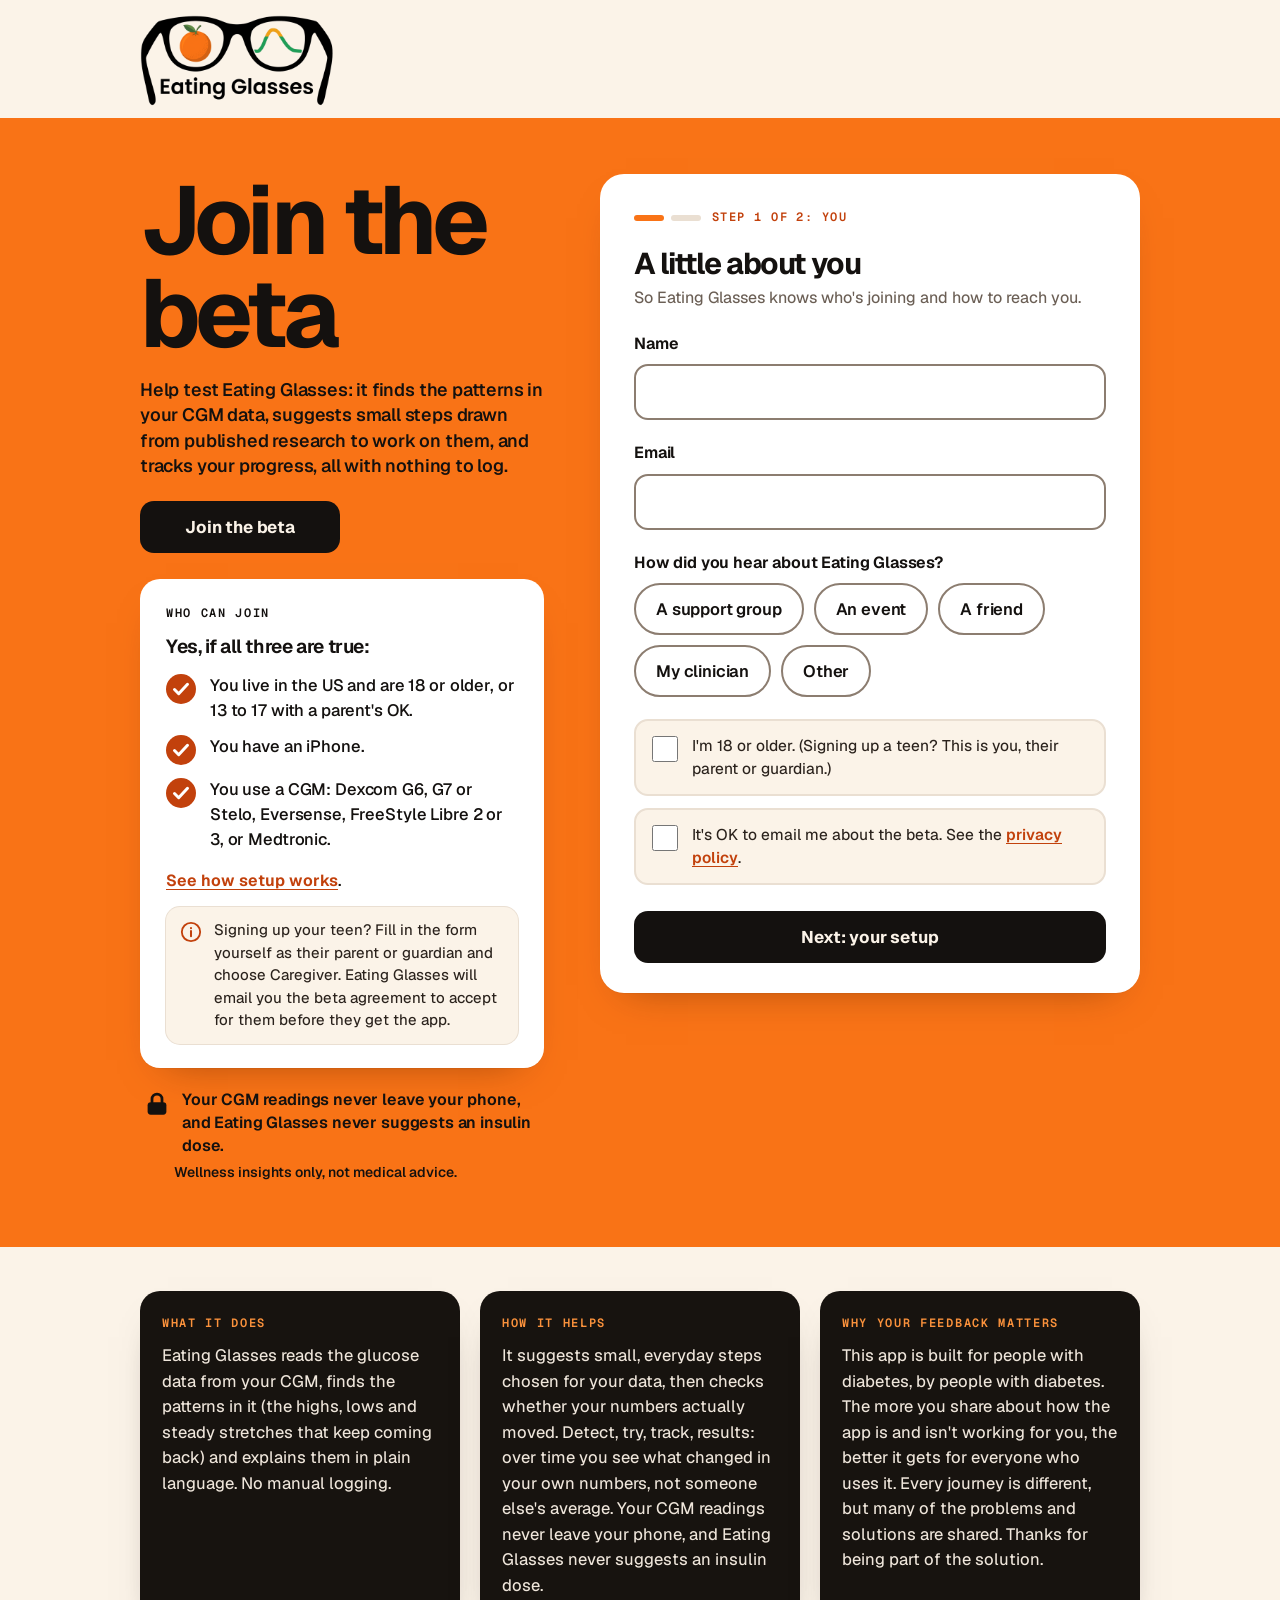
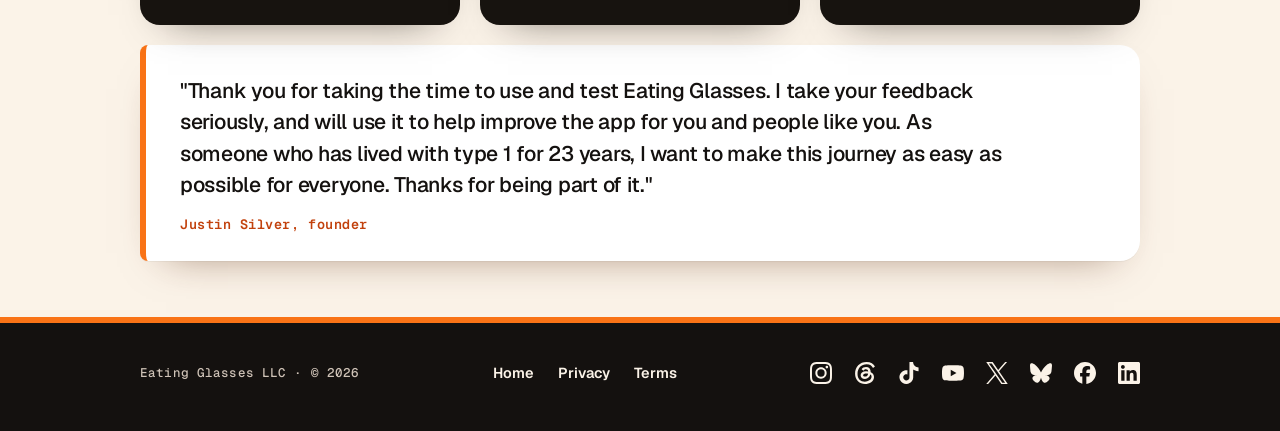
<file: beta/index.html>
<!DOCTYPE html>
<html lang="en">
<head>
<meta charset="utf-8" />
<meta name="viewport" content="width=device-width, initial-scale=1" />
<title>Join the Eating Glasses beta</title>
<meta name="description" content="Join the Eating Glasses beta. It reads your CGM data, finds your glucose patterns and explains them in plain language." />
<meta name="theme-color" content="#f97316" />
<link rel="icon" type="image/png" href="/favicon.png?v=4" />
<link rel="apple-touch-icon" href="/favicon.png?v=4" />
<link rel="preload" href="/fonts/Geist-latin-variable.woff2" as="font" type="font/woff2" crossorigin />
<link rel="stylesheet" href="/site.css?v=4" />
<style>
/* /beta: orange field, white cards, ink cards below. The form markup itself is untouched; everything here is styling. */
  .beta-field{ padding:0 0 40px; }
  .field-grid{ display:grid; gap:16px; padding-top:30px; }
  .hero{ padding:0 0 8px; }
  .hero h1{ font-size:clamp(54px,17vw,96px); margin:0 0 18px; color:var(--ink); }
  .hero p.lead{ font-size:18px; line-height:1.42; font-weight:560; color:var(--ink); max-width:34ch; margin:0 0 22px; letter-spacing:-.01em; }
  .hero .btn{ min-width:200px; }

  .who-can{ padding:22px 20px 20px; }
  .who-can .k{ margin-bottom:14px; }
  .tick-row{ display:flex; gap:14px; align-items:flex-start; }
  .tick-row .chk{ margin-top:1px; }
  .who-lead{ font-size:19px; font-weight:650; letter-spacing:-.02em; line-height:1.25; color:var(--ink); margin:0 0 14px; }
  .tick-row + .tick-row{ margin-top:12px; }
  .who-link{ font-size:16px; font-weight:520; color:var(--ink); margin:16px 0 0; }
  .who-link a{ font-weight:650; }
  .tick-row p{ font-size:16.5px; line-height:1.5; font-weight:520; color:var(--ink); letter-spacing:-.008em; margin:0; }
  .tick-row p a{ font-weight:650; }
  .note-row{ display:flex; gap:12px; align-items:flex-start; background:var(--cream); border-radius:14px; padding:12px 14px; margin-top:14px; box-shadow:0 0 0 1px var(--line); }
  .note-row .chk{ width:22px; height:22px; margin-top:2px; }
  .note-row p{ font-size:15px; line-height:1.5; color:var(--body); margin:0; }

  .panel{ background:#fff; border-radius:24px; box-shadow:var(--shadow); padding:26px 18px 22px; scroll-margin-top:16px; color:var(--body); }
  .trust{ display:flex; gap:10px; align-items:flex-start; font-size:16px; line-height:1.45; font-weight:620; color:var(--ink); letter-spacing:-.01em; margin:2px 2px 0; }
  .trust .chk{ margin-top:1px; }
  .trust-wrap{ display:grid; gap:6px; }
  .trust-wrap .fine{ font-size:14px; line-height:1.4; font-weight:560; color:var(--ink); margin:0 2px 0 34px; }

  /* progress */
  .progress{ display:flex; align-items:center; gap:7px; font-family:var(--mono); font-size:12px; font-weight:600; letter-spacing:.12em; text-transform:uppercase; color:var(--oink); margin-bottom:20px; }
  .progress .dot{ width:30px; height:6px; border-radius:3px; background:var(--line); }
  .progress .dot.active{ background:var(--orange); }
  .progress .dot.done{ background:var(--ink); }
  .progress .dot + .dot{ margin-right:4px; }

  fieldset{ border:0; margin:0; padding:0; min-width:0; }
  legend{ font-size:30px; font-weight:700; letter-spacing:-.045em; line-height:1.05; color:var(--ink); margin:0 0 6px; padding:0; }
  .step-sub{ font-size:16px; color:var(--muted); margin:0 0 22px; }

  .field .q, .field label.q{ display:block; font-size:16px; font-weight:650; color:var(--ink); letter-spacing:-.01em; line-height:1.35; margin-bottom:10px; }
  .panel .field{ margin-bottom:22px; }
  .panel .field .field{ margin-bottom:0; }
  .hp-field{ position:absolute; left:-9999px; top:-9999px; width:1px; height:1px; overflow:hidden; }

  input[type="text"], input[type="email"], select{
    width:100%; min-height:56px; font-family:var(--sans); font-size:17px; font-weight:500; color:var(--ink);
    padding:14px 16px; background:#fff; border:2px solid var(--edge); border-radius:14px; letter-spacing:-.005em;
    -webkit-appearance:none; appearance:none;
  }
  input::placeholder{ color:#7d7064; opacity:1; }
  select{
    padding-right:48px; cursor:pointer;
    background-image:url("data:image/svg+xml,%3Csvg xmlns='http://www.w3.org/2000/svg' viewBox='0 0 24 24'%3E%3Cpath d='M6 9l6 6 6-6' fill='none' stroke='%2314110f' stroke-width='2.6' stroke-linecap='round' stroke-linejoin='round'/%3E%3C/svg%3E");
    background-repeat:no-repeat; background-position:right 14px center; background-size:22px;
  }
  input[type="text"]:focus, input[type="email"]:focus, select:focus{ border-color:var(--ink); outline:3px solid var(--ink); outline-offset:2px; }
  input.has-error, select.has-error{ border-color:#b91c1c; }

  .chips{ display:flex; flex-wrap:wrap; gap:10px; }
  .chip{ position:relative; }
  .chip input{ position:absolute; opacity:0; width:1px; height:1px; }
  .chip label{
    display:flex; align-items:center; justify-content:center; min-height:52px; padding:10px 20px;
    border:2px solid var(--edge); border-radius:999px; background:#fff; color:var(--ink);
    font-size:16.5px; font-weight:600; letter-spacing:-.01em; cursor:pointer; text-align:center; user-select:none; -webkit-user-select:none;
  }
  .chip input:checked + label{ background:var(--orange); border-color:var(--ink); color:var(--ink); font-weight:700; }
  .chip input:checked + label::before{
    content:""; width:16px; height:16px; margin:0 8px 0 -4px; flex:none; background:var(--ink);
    -webkit-mask:url("data:image/svg+xml,%3Csvg xmlns='http://www.w3.org/2000/svg' viewBox='0 0 24 24'%3E%3Cpath d='M5 12.5l4.6 4.6L19 7.5' fill='none' stroke='black' stroke-width='3.6' stroke-linecap='round' stroke-linejoin='round'/%3E%3C/svg%3E") center/contain no-repeat;
            mask:url("data:image/svg+xml,%3Csvg xmlns='http://www.w3.org/2000/svg' viewBox='0 0 24 24'%3E%3Cpath d='M5 12.5l4.6 4.6L19 7.5' fill='none' stroke='black' stroke-width='3.6' stroke-linecap='round' stroke-linejoin='round'/%3E%3C/svg%3E") center/contain no-repeat;
  }
  .chip input:focus-visible + label{ outline:3px solid var(--ink); outline-offset:3px; }
  .chip.wide label{ padding-left:22px; padding-right:22px; }

  .checkrow{ position:relative; display:flex; align-items:flex-start; gap:14px; margin-bottom:12px; padding:14px 16px; min-height:56px; border:2px solid var(--line); border-radius:14px; background:var(--cream); }
  .checkrow:has(input:checked){ background:var(--sand); border-color:var(--ink); }
  .checkrow input[type="checkbox"]{ width:26px; height:26px; min-width:26px; margin:1px 0 0; accent-color:var(--ink); }
  .checkrow label{ font-size:15.5px; color:var(--body); line-height:1.45; flex:1; }
  .checkrow label::before{ content:""; position:absolute; inset:0; border-radius:12px; }
  .checkrow label a{ position:relative; z-index:1; font-weight:600; padding:12px 3px; margin:0 -3px; } /* inline link: the tap area grows to 44px, the line height does not */
  .checkrow:focus-within{ outline:3px solid var(--ink); outline-offset:2px; }
  .checkrow input:focus-visible{ outline:none; }

  .errtext{ display:block; font-size:14.5px; font-weight:600; color:#b91c1c; margin-top:8px; line-height:1.4; }
  .notify-note{ background:var(--sand); border-left:6px solid var(--orange); border-radius:6px 14px 14px 6px; padding:14px 16px; font-size:15px; color:#7c3a0e; margin:4px 0 18px; line-height:1.5; }

  .actions{ display:flex; gap:12px; margin-top:26px; }
  .actions .btn-primary{ flex:1; }
  .btn:focus-visible{ outline:3px solid var(--ink); outline-offset:3px; }

  .status-banner{ display:none; border-radius:14px; padding:14px 16px; font-size:15.5px; font-weight:600; line-height:1.45; margin-bottom:20px; }
  .status-banner.show{ display:block; }
  .status-banner.err{ background:#fef2f2; border:2px solid #b91c1c; color:#991b1b; }
  .status-banner.info{ background:var(--sand); border:2px solid var(--oink); color:#7c3a0e; }

  .success{ display:none; text-align:left; padding:6px 2px 2px; }
  .success.show{ display:block; }
  .success .num{ font-family:var(--mono); font-size:12.5px; font-weight:600; letter-spacing:.14em; text-transform:uppercase; color:var(--oink); margin:0 0 12px; }
  .success h2{ font-size:38px; letter-spacing:-.05em; line-height:1; margin:0 0 16px; }
  .success p{ font-size:17px; line-height:1.55; color:var(--body); margin:0 0 14px; }
  .success .share{ margin-top:24px; padding-top:22px; border-top:2px solid var(--line); }
  .success .share p{ font-size:15.5px; font-weight:600; color:var(--ink); margin:0 0 12px; }
  .copybar{ display:flex; gap:10px; flex-wrap:wrap; }
  .copybar input{ flex:1 1 200px; min-width:0; font-family:var(--mono); font-size:14px; padding:12px 14px; min-height:52px; background:var(--cream); color:var(--ink); border-color:var(--edge); border-width:2px; border-radius:14px; }

  .step{ display:none; }
  .step.show{ display:block; }

  /* below the form */
  .about-band{ padding:44px 0 56px; }
  .about{ display:grid; gap:16px; }
  .about .card{ padding:24px 22px 26px; }
  .about .k{ margin-bottom:12px; }
  .about p{ font-size:16.5px; line-height:1.55; color:var(--soft-ink); font-weight:450; }
  .founder{ margin-top:18px; padding:24px 24px 22px; }
  .founder .quote{ font-size:18.5px; line-height:1.5; font-weight:520; letter-spacing:-.012em; color:var(--ink); margin:0 0 14px; }
  .founder .who{ margin:0; text-transform:none; letter-spacing:.04em; font-size:13.5px; }

  @media (min-width:600px){
    .panel{ padding:34px 34px 30px; }
    .who-can{ padding:26px 26px 24px; }
  }
  @media (min-width:900px){
    .beta-field{ padding-bottom:64px; }
    .field-grid{ grid-template-columns:minmax(0,1fr) minmax(0,540px); column-gap:56px; row-gap:18px; grid-template-areas:"hero panel" "who panel" "trust panel"; grid-template-rows:auto auto 1fr; align-items:start; padding-top:56px; }
    .hero{ grid-area:hero; }
    .who-can{ grid-area:who; }
    .panel{ grid-area:panel; }
    .trust-wrap{ grid-area:trust; }
    .about{ grid-template-columns:repeat(3,1fr); gap:20px; }
    .founder{ margin-top:20px; padding:30px 34px 28px; }
    .founder .quote{ font-size:21px; max-width:60ch; }
  }
  @media (max-width:480px){
    .actions{ flex-direction:column-reverse; }
    .actions .btn{ width:100%; }
  }
</style>
</head>
<body>
  <header class="eg-head">
    <div class="wrap">
      <a class="home" href="/" aria-label="Eating Glasses home"><img src="/logo-light.png" alt="Eating Glasses" width="1248" height="832" /></a>
    </div>
  </header>

  <main>
    <div class="beta-field band-or on-or">
      <div class="wrap field-grid">

        <section class="hero">
          <h1 class="display">Join the beta</h1>
          <p class="lead">Help test Eating Glasses: it finds the patterns in your CGM data, suggests small steps drawn from published research to work on them, and tracks your progress, all with nothing to log.</p>
          <p><a class="btn btn-primary jump" href="#join">Join the beta</a></p>
        </section>

        <section class="card who-can" aria-labelledby="who-h">
          <h2 class="k" id="who-h">Who can join</h2>
          <p class="who-lead">Yes, if all three are true:</p>
          <div class="tick-row"><svg class="chk" viewBox="0 0 30 30" width="30" height="30" aria-hidden="true" focusable="false"><circle cx="15" cy="15" r="15" fill="#c2410c"/><path d="M8.5 15.5l4.2 4.2 8.8-9.4" fill="none" stroke="#fff" stroke-width="3" stroke-linecap="round" stroke-linejoin="round"/></svg><p>You live in the US and are 18 or older, or 13 to 17 with a parent's OK.</p></div>
          <div class="tick-row"><svg class="chk" viewBox="0 0 30 30" width="30" height="30" aria-hidden="true" focusable="false"><circle cx="15" cy="15" r="15" fill="#c2410c"/><path d="M8.5 15.5l4.2 4.2 8.8-9.4" fill="none" stroke="#fff" stroke-width="3" stroke-linecap="round" stroke-linejoin="round"/></svg><p>You have an iPhone.</p></div>
          <div class="tick-row"><svg class="chk" viewBox="0 0 30 30" width="30" height="30" aria-hidden="true" focusable="false"><circle cx="15" cy="15" r="15" fill="#c2410c"/><path d="M8.5 15.5l4.2 4.2 8.8-9.4" fill="none" stroke="#fff" stroke-width="3" stroke-linecap="round" stroke-linejoin="round"/></svg><p>You use a CGM: Dexcom G6, G7 or Stelo, Eversense, FreeStyle Libre 2 or 3, or Medtronic.</p></div>
          <p class="who-link"><a href="/setup/">See how setup works</a>.</p>
          <div class="note-row"><svg class="chk sm" viewBox="0 0 24 24" width="22" height="22" aria-hidden="true" focusable="false"><circle cx="12" cy="12" r="10" fill="none" stroke="#c2410c" stroke-width="2"/><path d="M12 11v5.5M12 7.6v.2" fill="none" stroke="#c2410c" stroke-width="2.2" stroke-linecap="round"/></svg><p>Signing up your teen? Fill in the form yourself as their parent or guardian and choose Caregiver. Eating Glasses will email you the beta agreement to accept for them before they get the app.</p></div>
        </section>

      <div class="panel" id="join">

        <div id="statusBanner" class="status-banner" role="alert" aria-live="polite"></div>

        <form id="joinForm" novalidate>

          <!-- Honeypot: real visitors never see this field. Bots that fill every
               input tend to fill this one too, and the function silently no-ops
               on it. -->
          <div class="hp-field" aria-hidden="true">
            <label for="website">Leave this field empty</label>
            <input type="text" id="website" name="website" tabindex="-1" autocomplete="off" />
          </div>

          <!-- Step 1: you -->
          <div class="step show" id="step1" data-step="1">
            <div class="progress"><span class="dot active"></span><span class="dot"></span> Step 1 of 2: You</div>
            <fieldset>
              <legend>A little about you</legend>
              <p class="step-sub">So Eating Glasses knows who's joining and how to reach you.</p>

              <div class="field">
                <label class="q" for="first_name">Name</label>
                <input type="text" id="first_name" name="first_name" autocomplete="name" maxlength="40" required />
                <span class="errtext" id="err-first_name" hidden></span>
              </div>

              <div class="field">
                <label class="q" for="email">Email</label>
                <input type="email" id="email" name="email" autocomplete="email" maxlength="200" required />
                <span class="errtext" id="err-email" hidden></span>
              </div>

              <div class="field">
                <label class="q" id="lbl-heard_from">How did you hear about Eating Glasses?</label>
                <div class="chips" role="radiogroup" aria-labelledby="lbl-heard_from">
                  <span class="chip"><input type="radio" name="heard_from" id="hf-support_group" value="support_group"><label for="hf-support_group">A support group</label></span>
                  <span class="chip"><input type="radio" name="heard_from" id="hf-event" value="event"><label for="hf-event">An event</label></span>
                  <span class="chip"><input type="radio" name="heard_from" id="hf-friend" value="friend"><label for="hf-friend">A friend</label></span>
                  <span class="chip"><input type="radio" name="heard_from" id="hf-clinician" value="clinician"><label for="hf-clinician">My clinician</label></span>
                  <span class="chip"><input type="radio" name="heard_from" id="hf-other" value="other"><label for="hf-other">Other</label></span>
                  <!-- S76: only shown when a valid ?ref= (a flyer QR code) is in the URL;
                       see the script below. Absent that, this stays hidden and the page
                       looks exactly as it did before. -->
                  <span class="chip" id="chip-flyer" hidden><input type="radio" name="heard_from" id="hf-flyer" value="flyer"><label for="hf-flyer">A flyer</label></span>
                </div>
                <span class="errtext" id="err-heard_from" hidden></span>
              </div>

              <div class="field" id="heardDetailWrap" hidden>
                <label class="q" for="heard_detail" id="heardDetailLabel">Where?</label>
                <input type="text" id="heard_detail" name="heard_detail" maxlength="200" />
              </div>

              <div class="checkrow">
                <input type="checkbox" id="is_adult" name="is_adult" required />
                <label for="is_adult">I'm 18 or older. (Signing up a teen? This is you, their parent or guardian.)</label>
              </div>
              <div class="checkrow">
                <input type="checkbox" id="contact_ok" name="contact_ok" required />
                <label for="contact_ok">It's OK to email me about the beta. See the <a href="/privacy.html" target="_blank" rel="noopener">privacy policy</a>.</label>
              </div>
              <span class="errtext" id="err-checks" hidden></span>

              <div class="actions">
                <button type="button" class="btn btn-primary" id="toStep2">Next: your setup</button>
              </div>
            </fieldset>
          </div>

          <!-- Step 2: your setup -->
          <div class="step" id="step2" data-step="2">
            <div class="progress"><span class="dot done"></span><span class="dot active"></span> Step 2 of 2: Your setup</div>
            <fieldset>
              <legend>Your setup</legend>
              <p class="step-sub">This helps match you to the right round.</p>

              <div class="field">
                <label class="q" id="lbl-diabetes_type">Diabetes type</label>
                <div class="chips" role="radiogroup" aria-labelledby="lbl-diabetes_type">
                  <span class="chip"><input type="radio" name="diabetes_type" id="dt-type1" value="type1"><label for="dt-type1">Type 1</label></span>
                  <span class="chip"><input type="radio" name="diabetes_type" id="dt-lada" value="lada"><label for="dt-lada">LADA</label></span>
                  <span class="chip"><input type="radio" name="diabetes_type" id="dt-type2" value="type2"><label for="dt-type2">Type 2</label></span>
                  <span class="chip"><input type="radio" name="diabetes_type" id="dt-caregiver" value="caregiver"><label for="dt-caregiver">Caregiver</label></span>
                  <span class="chip"><input type="radio" name="diabetes_type" id="dt-other" value="other"><label for="dt-other">Other</label></span>
                </div>
                <span class="errtext" id="err-diabetes_type" hidden></span>
              </div>

              <div class="field">
                <label class="q" id="lbl-insulin">Do you take insulin?</label>
                <div class="chips" role="radiogroup" aria-labelledby="lbl-insulin">
                  <span class="chip"><input type="radio" name="insulin" id="ins-yes" value="yes"><label for="ins-yes">Yes</label></span>
                  <span class="chip"><input type="radio" name="insulin" id="ins-no" value="no"><label for="ins-no">No</label></span>
                </div>
                <span class="errtext" id="err-insulin" hidden></span>
              </div>

              <div class="field">
                <label class="q" for="cgm_model">CGM model</label>
                <select id="cgm_model" name="cgm_model">
                  <option value="">Choose your CGM</option>
                  <optgroup label="Dexcom">
                    <option value="dexcom_g7">Dexcom G7</option>
                    <option value="dexcom_g7_15day">Dexcom G7 15 Day</option>
                    <option value="dexcom_g6">Dexcom G6</option>
                    <option value="dexcom_one_plus">Dexcom ONE+</option>
                    <option value="stelo">Dexcom Stelo</option>
                  </optgroup>
                  <optgroup label="FreeStyle Libre">
                    <option value="libre_3">FreeStyle Libre 3</option>
                    <option value="libre_3_plus">FreeStyle Libre 3 Plus</option>
                    <option value="libre_2">FreeStyle Libre 2</option>
                    <option value="libre_2_plus">FreeStyle Libre 2 Plus</option>
                    <option value="lingo">Abbott Lingo</option>
                  </optgroup>
                  <optgroup label="Medtronic">
                    <option value="simplera">Simplera</option>
                    <option value="guardian_4">Guardian 4</option>
                    <option value="guardian_3">Guardian 3</option>
                  </optgroup>
                  <optgroup label="Eversense">
                    <option value="eversense_365">Eversense 365</option>
                    <option value="eversense_e3">Eversense E3</option>
                  </optgroup>
                  <option value="other">Other</option>
                  <option value="none">None yet</option>
                </select>
                <span class="errtext" id="err-cgm_model" hidden></span>
              </div>

              <!-- Opens only when the CGM is Other. Optional, 80 characters max, sent as cgm_other. -->
              <div class="field" id="cgmOtherWrap" hidden>
                <label class="q" for="cgm_other">Which one? (optional)</label>
                <input type="text" id="cgm_other" name="cgm_other" maxlength="80" />
              </div>

              <!-- Optional: never blocks the form. Sent as apple_health (yes, no, not_sure), or null when skipped. -->
              <div class="field">
                <label class="q" id="lbl-apple_health">Do your glucose readings show up in Apple Health? (optional)</label>
                <div class="chips" role="radiogroup" aria-labelledby="lbl-apple_health">
                  <span class="chip"><input type="radio" name="apple_health" id="ah-yes" value="yes"><label for="ah-yes">Yes</label></span>
                  <span class="chip"><input type="radio" name="apple_health" id="ah-no" value="no"><label for="ah-no">No</label></span>
                  <span class="chip"><input type="radio" name="apple_health" id="ah-not_sure" value="not_sure"><label for="ah-not_sure">Not sure</label></span>
                </div>
              </div>

              <div class="field">
                <label class="q" id="lbl-iphone">iPhone or Android?</label>
                <div class="chips" role="radiogroup" aria-labelledby="lbl-iphone">
                  <span class="chip"><input type="radio" name="iphone" id="ph-iphone" value="yes"><label for="ph-iphone">iPhone</label></span>
                  <span class="chip"><input type="radio" name="iphone" id="ph-android" value="no"><label for="ph-android">Android</label></span>
                </div>
                <span class="errtext" id="err-iphone" hidden></span>
              </div>

              <div class="field">
                <label class="q" id="lbl-in_us">Are you in the US?</label>
                <div class="chips" role="radiogroup" aria-labelledby="lbl-in_us">
                  <span class="chip"><input type="radio" name="in_us" id="us-yes" value="yes"><label for="us-yes">Yes</label></span>
                  <span class="chip"><input type="radio" name="in_us" id="us-no" value="no"><label for="us-no">No</label></span>
                </div>
                <span class="errtext" id="err-in_us" hidden></span>
              </div>

              <div class="notify-note" id="notifyNote" hidden>
                The first round is US and iPhone only. No problem: Eating Glasses will email you the moment that changes, so you'll still get your spot in line.
              </div>

              <div class="actions">
                <button type="button" class="btn btn-secondary" id="toStep1">Back</button>
                <button type="submit" class="btn btn-primary" id="submitBtn">Join the beta</button>
              </div>
              <p class="hint" style="margin:12px 0 0">Your answers are used only to invite you to the beta and email you about it. Details in the <a href="/chd.html" target="_blank" rel="noopener">Consumer Health Data Policy</a>.</p>
            </fieldset>
          </div>

        </form>

        <!-- Success screen -->
        <div class="success" id="success">
          <p class="num" id="successNum"></p>
          <h2 id="successHeadline">You're on the list!</h2>
          <p id="successBody"></p>
          <div class="share">
            <p>Know someone else who'd want in?</p>
            <div class="copybar">
              <input type="text" id="shareUrl" readonly value="https://eatingglasses.com/beta/" aria-label="Beta signup link" />
              <button type="button" class="btn btn-secondary" id="copyBtn">Copy link</button>
            </div>
          </div>
        </div>

      </div>

        <div class="trust-wrap">
          <p class="trust"><svg class="chk sm" viewBox="0 0 24 24" width="22" height="22" aria-hidden="true" focusable="false"><rect x="4.5" y="10.5" width="15" height="10" rx="2.5" fill="#14110f"/><path d="M8 10.5V8a4 4 0 018 0v2.5" fill="none" stroke="#14110f" stroke-width="2.2" stroke-linecap="round"/></svg><span>Your CGM readings never leave your phone, and Eating Glasses never suggests an insulin dose.</span></p>
          <p class="fine">Wellness insights only, not medical advice.</p>
        </div>

      </div>
    </div>

    <div class="band band-cr about-band">
      <div class="wrap">
        <section class="about" aria-label="About Eating Glasses and the beta">
          <article class="card card-ink">
            <h2 class="k">What it does</h2>
            <p>Eating Glasses reads the glucose data from your CGM, finds the patterns in it (the highs, lows and steady stretches that keep coming back) and explains them in plain language. No manual logging.</p>
          </article>
          <article class="card card-ink">
            <h2 class="k">How it helps</h2>
            <p>It suggests small, everyday steps chosen for your data, then checks whether your numbers actually moved. Detect, try, track, results: over time you see what changed in your own numbers, not someone else's average. Your CGM readings never leave your phone, and Eating Glasses never suggests an insulin dose.</p>
          </article>
          <article class="card card-ink">
            <h2 class="k">Why your feedback matters</h2>
            <p>This app is built for people with diabetes, by people with diabetes. The more you share about how the app is and isn't working for you, the better it gets for everyone who uses it. Every journey is different, but many of the problems and solutions are shared. Thanks for being part of the solution.</p>
          </article>
        </section>

        <div class="say founder">
          <p class="quote">"Thank you for taking the time to use and test Eating Glasses. I take your feedback seriously, and will use it to help improve the app for you and people like you. As someone who has lived with type 1 for 23 years, I want to make this journey as easy as possible for everyone. Thanks for being part of it."</p>
          <p class="who k">Justin Silver, founder</p>
        </div>
      </div>
    </div>
  </main>

  <footer class="eg-foot">
    <div class="wrap">
      <span class="who">Eating Glasses LLC · © 2026</span>
      <nav>
        <a href="/">Home</a><a href="/privacy.html">Privacy</a><a href="/terms.html">Terms</a>
      </nav>
      <nav class="soc" aria-label="Follow Eating Glasses"><a href="https://www.instagram.com/eatingglasses/" target="_blank" rel="noopener" aria-label="Eating Glasses on Instagram"><svg viewBox="0 0 24 24" width="22" height="22" fill="currentColor" aria-hidden="true" focusable="false"><path d="M7.0301.084c-1.2768.0602-2.1487.264-2.911.5634-.7888.3075-1.4575.72-2.1228 1.3877-.6652.6677-1.075 1.3368-1.3802 2.127-.2954.7638-.4956 1.6365-.552 2.914-.0564 1.2775-.0689 1.6882-.0626 4.947.0062 3.2586.0206 3.6671.0825 4.9473.061 1.2765.264 2.1482.5635 2.9107.308.7889.72 1.4573 1.388 2.1228.6679.6655 1.3365 1.0743 2.1285 1.38.7632.295 1.6361.4961 2.9134.552 1.2773.056 1.6884.069 4.9462.0627 3.2578-.0062 3.668-.0207 4.9478-.0814 1.28-.0607 2.147-.2652 2.9098-.5633.7889-.3086 1.4578-.72 2.1228-1.3881.665-.6682 1.0745-1.3378 1.3795-2.1284.2957-.7632.4966-1.636.552-2.9124.056-1.2809.0692-1.6898.063-4.948-.0063-3.2583-.021-3.6668-.0817-4.9465-.0607-1.2797-.264-2.1487-.5633-2.9117-.3084-.7889-.72-1.4568-1.3876-2.1228C21.2982 1.33 20.628.9208 19.8378.6165 19.074.321 18.2017.1197 16.9244.0645 15.6471.0093 15.236-.005 11.977.0014 8.718.0076 8.31.0215 7.0301.0839m.1402 21.6932c-1.17-.0509-1.8053-.2453-2.2287-.408-.5606-.216-.96-.4771-1.3819-.895-.422-.4178-.6811-.8186-.9-1.378-.1644-.4234-.3624-1.058-.4171-2.228-.0595-1.2645-.072-1.6442-.079-4.848-.007-3.2037.0053-3.583.0607-4.848.05-1.169.2456-1.805.408-2.2282.216-.5613.4762-.96.895-1.3816.4188-.4217.8184-.6814 1.3783-.9003.423-.1651 1.0575-.3614 2.227-.4171 1.2655-.06 1.6447-.072 4.848-.079 3.2033-.007 3.5835.005 4.8495.0608 1.169.0508 1.8053.2445 2.228.408.5608.216.96.4754 1.3816.895.4217.4194.6816.8176.9005 1.3787.1653.4217.3617 1.056.4169 2.2263.0602 1.2655.0739 1.645.0796 4.848.0058 3.203-.0055 3.5834-.061 4.848-.051 1.17-.245 1.8055-.408 2.2294-.216.5604-.4763.96-.8954 1.3814-.419.4215-.8181.6811-1.3783.9-.4224.1649-1.0577.3617-2.2262.4174-1.2656.0595-1.6448.072-4.8493.079-3.2045.007-3.5825-.006-4.848-.0608M16.953 5.5864A1.44 1.44 0 1 0 18.39 4.144a1.44 1.44 0 0 0-1.437 1.4424M5.8385 12.012c.0067 3.4032 2.7706 6.1557 6.173 6.1493 3.4026-.0065 6.157-2.7701 6.1506-6.1733-.0065-3.4032-2.771-6.1565-6.174-6.1498-3.403.0067-6.156 2.771-6.1496 6.1738M8 12.0077a4 4 0 1 1 4.008 3.9921A3.9996 3.9996 0 0 1 8 12.0077"/></svg></a><a href="https://www.threads.com/@eatingglasses" target="_blank" rel="noopener" aria-label="Eating Glasses on Threads"><svg viewBox="0 0 24 24" width="22" height="22" fill="currentColor" aria-hidden="true" focusable="false"><path d="M18.263 11.097c-.03-3.486-1.92-5.586-5.111-5.586-2.13 0-3.922.963-4.863 2.499l2.062 1.438c.535-.843 1.272-1.543 2.628-1.543 1.528 0 2.318.85 2.544 2.431a15 15 0 0 0-2.236-.173c-4.125 0-6.068 1.867-6.068 4.336s1.943 3.99 4.804 3.99c3.139 0 5.013-2.115 5.781-4.735.798.361 1.348 1.204 1.348 2.47 0 3.387-3.907 5.232-7.22 5.232-4.885 0-8.077-3.207-8.077-8.424 0-6.392 4.223-10.487 9.9-10.487 3.808 0 5.69 1.671 6.97 3.914l2.108-1.475C21.44 2.078 18.331 0 13.663 0 6.227 0 1.168 5.277 1.168 12.934c0 7 4.953 11.066 10.856 11.066 4.878 0 9.809-2.846 9.809-7.716 0-2.545-1.46-4.231-3.569-5.187m-6.33 4.855c-1.077 0-2.026-.512-2.026-1.453 0-1.483 1.822-1.934 3.606-1.934.678 0 1.34.045 1.927.173-.422 1.927-1.671 3.215-3.508 3.214Z"/></svg></a><a href="https://www.tiktok.com/@eating.glasses" target="_blank" rel="noopener" aria-label="Eating Glasses on TikTok"><svg viewBox="0 0 24 24" width="22" height="22" fill="currentColor" aria-hidden="true" focusable="false"><path d="M12.525.02c1.31-.02 2.61-.01 3.91-.02.08 1.53.63 3.09 1.75 4.17 1.12 1.11 2.7 1.62 4.24 1.79v4.03c-1.44-.05-2.89-.35-4.2-.97-.57-.26-1.1-.59-1.62-.93-.01 2.92.01 5.84-.02 8.75-.08 1.4-.54 2.79-1.35 3.94-1.31 1.92-3.58 3.17-5.91 3.21-1.43.08-2.86-.31-4.08-1.03-2.02-1.19-3.44-3.37-3.65-5.71-.02-.5-.03-1-.01-1.49.18-1.9 1.12-3.72 2.58-4.96 1.66-1.44 3.98-2.13 6.15-1.72.02 1.48-.04 2.96-.04 4.44-.99-.32-2.15-.23-3.02.37-.63.41-1.11 1.04-1.36 1.75-.21.51-.15 1.07-.14 1.61.24 1.64 1.82 3.02 3.5 2.87 1.12-.01 2.19-.66 2.77-1.61.19-.33.4-.67.41-1.06.1-1.79.06-3.57.07-5.36.01-4.03-.01-8.05.02-12.07z"/></svg></a><a href="https://www.youtube.com/@Eating_Glasses" target="_blank" rel="noopener" aria-label="Eating Glasses on YouTube"><svg viewBox="0 0 24 24" width="22" height="22" fill="currentColor" aria-hidden="true" focusable="false"><path d="M23.498 6.186a3.016 3.016 0 0 0-2.122-2.136C19.505 3.545 12 3.545 12 3.545s-7.505 0-9.377.505A3.017 3.017 0 0 0 .502 6.186C0 8.07 0 12 0 12s0 3.93.502 5.814a3.016 3.016 0 0 0 2.122 2.136c1.871.505 9.376.505 9.376.505s7.505 0 9.377-.505a3.015 3.015 0 0 0 2.122-2.136C24 15.93 24 12 24 12s0-3.93-.502-5.814zM9.545 15.568V8.432L15.818 12l-6.273 3.568z"/></svg></a><a href="https://x.com/eating_glasses" target="_blank" rel="noopener" aria-label="Eating Glasses on X"><svg viewBox="0 0 24 24" width="22" height="22" fill="currentColor" aria-hidden="true" focusable="false"><path d="M14.234 10.162 22.977 0h-2.072l-7.591 8.824L7.251 0H.258l9.168 13.343L.258 24H2.33l8.016-9.318L16.749 24h6.993zm-2.837 3.299-.929-1.329L3.076 1.56h3.182l5.965 8.532.929 1.329 7.754 11.09h-3.182z"/></svg></a><a href="https://bsky.app/profile/eatingglasses.bsky.social" target="_blank" rel="noopener" aria-label="Eating Glasses on Bluesky"><svg viewBox="0 0 24 24" width="22" height="22" fill="currentColor" aria-hidden="true" focusable="false"><path d="M5.202 2.857C7.954 4.922 10.913 9.11 12 11.358c1.087-2.247 4.046-6.436 6.798-8.501C20.783 1.366 24 .213 24 3.883c0 .732-.42 6.156-.667 7.037-.856 3.061-3.978 3.842-6.755 3.37 4.854.826 6.089 3.562 3.422 6.299-5.065 5.196-7.28-1.304-7.847-2.97-.104-.305-.152-.448-.153-.327 0-.121-.05.022-.153.327-.568 1.666-2.782 8.166-7.847 2.97-2.667-2.737-1.432-5.473 3.422-6.3-2.777.473-5.899-.308-6.755-3.369C.42 10.04 0 4.615 0 3.883c0-3.67 3.217-2.517 5.202-1.026"/></svg></a><a href="https://www.facebook.com/profile.php?id=61596653739234" target="_blank" rel="noopener" aria-label="Eating Glasses on Facebook"><svg viewBox="0 0 24 24" width="22" height="22" fill="currentColor" aria-hidden="true" focusable="false"><path d="M9.101 23.691v-7.98H6.627v-3.667h2.474v-1.58c0-4.085 1.848-5.978 5.858-5.978.401 0 .955.042 1.468.103a8.68 8.68 0 0 1 1.141.195v3.325a8.623 8.623 0 0 0-.653-.036 26.805 26.805 0 0 0-.733-.009c-.707 0-1.259.096-1.675.309a1.686 1.686 0 0 0-.679.622c-.258.42-.374.995-.374 1.752v1.297h3.919l-.386 2.103-.287 1.564h-3.246v8.245C19.396 23.238 24 18.179 24 12.044c0-6.627-5.373-12-12-12s-12 5.373-12 12c0 5.628 3.874 10.35 9.101 11.647Z"/></svg></a><a href="https://www.linkedin.com/company/eatingglasses/" target="_blank" rel="noopener" aria-label="Eating Glasses on LinkedIn"><svg viewBox="0 0 24 24" width="22" height="22" fill="currentColor" aria-hidden="true" focusable="false"><path d="M20.447 20.452h-3.554v-5.569c0-1.328-.027-3.037-1.852-3.037-1.853 0-2.136 1.445-2.136 2.939v5.667H9.351V9h3.414v1.561h.046c.477-.9 1.637-1.85 3.37-1.85 3.601 0 4.267 2.37 4.267 5.455v6.286zM5.337 7.433c-1.144 0-2.063-.926-2.063-2.065 0-1.138.92-2.063 2.063-2.063 1.14 0 2.064.925 2.064 2.063 0 1.139-.925 2.065-2.064 2.065zm1.782 13.019H3.555V9h3.564v11.452zM22.225 0H1.771C.792 0 0 .774 0 1.729v20.542C0 23.227.792 24 1.771 24h20.451C23.2 24 24 23.227 24 22.271V1.729C24 .774 23.2 0 22.222 0h.003z"/></svg></a></nav>
    </div>
  </footer>

<script>
(function () {
  "use strict";

  // PRD Supabase project: the live /beta page (S74).
  var FUNCTION_URL = "https://pnnqxzqpfjsliwymmecv.supabase.co/functions/v1/beta-join";
  var PUBLISHABLE_KEY = "sb_publishable_eI0ziX_WG6M2UepQG4lM7Q_i8IbS3Dk";

  var form = document.getElementById("joinForm");
  var step1 = document.getElementById("step1");
  var step2 = document.getElementById("step2");
  var success = document.getElementById("success");
  var banner = document.getElementById("statusBanner");
  var submitBtn = document.getElementById("submitBtn");

  // ── flyer ref (S76): eatingglasses.com/beta/?ref=<code> from a printed
  //    flyer's QR code (e.g. ?ref=pa01). Read once at load. When absent or
  //    invalid, flyerRef stays null and nothing on the page changes. ──────────
  var REF_RE = /^[a-z0-9]{2,8}$/;
  var flyerRef = null;
  (function () {
    var params;
    try { params = new URLSearchParams(location.search); } catch (e) { return; }
    var raw = (params.get("ref") || "").trim().toLowerCase();
    if (!REF_RE.test(raw)) return;
    flyerRef = raw;

    var chip = document.getElementById("chip-flyer");
    var radio = document.getElementById("hf-flyer");
    if (chip) chip.hidden = false;
    if (radio) radio.checked = true;
    refreshHeardDetail();

    // One visit ping per browser session per code (sessionStorage guard), so
    // reloading or navigating back within the same tab never double-counts a
    // scan. keepalive lets it finish even if the visitor taps away immediately.
    var sentKey = "eg_beta_visit_sent:" + raw;
    var already = false;
    try { already = sessionStorage.getItem(sentKey) === "1"; } catch (e) {}
    if (!already) {
      try { sessionStorage.setItem(sentKey, "1"); } catch (e) {}
      fetch(FUNCTION_URL, {
        method: "POST",
        keepalive: true,
        headers: {
          "Content-Type": "application/json",
          "apikey": PUBLISHABLE_KEY,
          "Authorization": "Bearer " + PUBLISHABLE_KEY
        },
        body: JSON.stringify({ action: "visit", ref: raw })
      }).catch(function () {});
    }
  })();

  function showBanner(kind, text) {
    banner.textContent = text;
    banner.className = "status-banner show " + kind;
  }
  function clearBanner() {
    banner.className = "status-banner";
    banner.textContent = "";
  }

  function fieldValue(name) {
    var checked = form.querySelector('input[name="' + name + '"]:checked');
    if (checked) return checked.value;
    // The CGM question is a select (grouped by brand); every other question is radio chips.
    var select = form.querySelector('select[name="' + name + '"]');
    return select && select.value ? select.value : null;
  }

  function setError(key, msg) {
    var el = document.getElementById("err-" + key);
    var input = document.getElementById(key);
    if (el) { el.textContent = msg || ""; el.hidden = !msg; }
    if (input && msg) input.classList.add("has-error");
    if (input && !msg) input.classList.remove("has-error");
  }

  function clearStep1Errors() {
    ["first_name", "email", "heard_from"].forEach(function (k) { setError(k, ""); });
    var chk = document.getElementById("err-checks"); chk.hidden = true; chk.textContent = "";
  }
  function clearStep2Errors() {
    ["diabetes_type", "insulin", "cgm_model", "iphone", "in_us"].forEach(function (k) { setError(k, ""); });
  }

  function validateStep1() {
    clearStep1Errors();
    var ok = true;
    var firstName = document.getElementById("first_name").value.trim();
    var email = document.getElementById("email").value.trim();
    var heard = fieldValue("heard_from");
    var adult = document.getElementById("is_adult").checked;
    var contactOk = document.getElementById("contact_ok").checked;

    if (!firstName) { setError("first_name", "Enter your name."); ok = false; }
    else if (!/^[\p{L}\p{M}][\p{L}\p{M}' ’.-]{0,39}$/u.test(firstName)) { setError("first_name", "Just your name, please (letters only)."); ok = false; }
    if (!/^[^\s@]+@[^\s@]+\.[^\s@]+$/.test(email)) { setError("email", "Enter a valid email address."); ok = false; }
    if (!heard) { setError("heard_from", "Choose one."); ok = false; }
    if (!adult || !contactOk) {
      var chk = document.getElementById("err-checks");
      chk.textContent = "Both boxes above are required to continue.";
      chk.hidden = false;
      ok = false;
    }
    return ok;
  }

  function validateStep2() {
    clearStep2Errors();
    var ok = true;
    ["diabetes_type", "insulin", "cgm_model", "iphone", "in_us"].forEach(function (k) {
      if (!fieldValue(k)) { setError(k, "Choose one."); ok = false; }
    });
    return ok;
  }

  document.getElementById("toStep2").addEventListener("click", function () {
    if (!validateStep1()) return;
    clearBanner();
    step1.classList.remove("show");
    step2.classList.add("show");
    document.querySelectorAll("#step1 .progress .dot")[0].classList.add("done");
    step2.querySelector('input, button, [tabindex]') && document.getElementById("dt-type1").focus();
  });

  document.getElementById("toStep1").addEventListener("click", function () {
    step2.classList.remove("show");
    step1.classList.add("show");
  });

  // Instant eligibility preview: never a dead end, just a different promise.
  function refreshNotifyNote() {
    var iphone = fieldValue("iphone");
    var inUs = fieldValue("in_us");
    var note = document.getElementById("notifyNote");
    if (iphone === null || inUs === null) { note.hidden = true; return; }
    var eligible = iphone === "yes" && inUs === "yes";
    note.hidden = eligible;
  }
  document.querySelectorAll('input[name="iphone"], input[name="in_us"]').forEach(function (el) {
    el.addEventListener("change", refreshNotifyNote);
  });

  // The detail box is always optional: which group (a support group), which event (an
  // event), where (other, capped at 200 characters like the other two), or who told you
  // (a friend or clinician, capped at 80). Each question has its own wording, and
  // switching to a DIFFERENT question clears the box, so an answer to one ("T1D Parents")
  // never rides along as the answer to another ("Which event?"). A friend and a clinician
  // share one question, so that answer is kept when the chip changes between them.
  // A retired chip's value is still accepted by the server (old rows, a cached page).
  var heardDetailQuestion = null;
  function refreshHeardDetail() {
    var heard = fieldValue("heard_from");
    var wrap = document.getElementById("heardDetailWrap");
    var label = document.getElementById("heardDetailLabel");
    var input = document.getElementById("heard_detail");
    var who = heard === "friend" || heard === "clinician";
    var question = heard === "support_group" ? "Which group? (optional)"
      : heard === "event" ? "Which event? (optional)"
      : heard === "other" ? "Where?"
      : who ? "Who told you about it? (optional)" : null;
    if (question !== heardDetailQuestion) input.value = "";
    if (question === null) {
      wrap.hidden = true; input.value = "";
    } else {
      wrap.hidden = false; label.textContent = question; input.placeholder = ""; input.maxLength = who ? 80 : 200;
    }
    heardDetailQuestion = question;
  }
  document.querySelectorAll('input[name="heard_from"]').forEach(function (el) {
    el.addEventListener("change", refreshHeardDetail);
  });

  // "Which one?" opens only for an Other CGM, is always optional and is capped at 80
  // characters. Picking any other CGM clears it, so a typed answer never rides along
  // with a specific model.
  function refreshCgmOther() {
    var wrap = document.getElementById("cgmOtherWrap");
    var input = document.getElementById("cgm_other");
    var isOther = fieldValue("cgm_model") === "other";
    wrap.hidden = !isOther;
    if (!isOther) input.value = "";
  }
  document.getElementById("cgm_model").addEventListener("change", function () {
    setError("cgm_model", ""); // a "Choose one." must not stay beside a CGM that was just chosen
    refreshCgmOther();
  });
  refreshCgmOther(); // a reload can restore the select to Other without firing change

  function showSuccess(statusKind, position, message) {
    form.style.display = "none";
    clearBanner();
    var numEl = document.getElementById("successNum");
    var headline = document.getElementById("successHeadline");
    var body = document.getElementById("successBody");

    numEl.textContent = position ? ("You're #" + position + " on the list") : "You're on the list";
    if (statusKind === "notify") {
      headline.textContent = "You're on the list!";
      body.textContent = "The first round is US and iPhone only, so Eating Glasses will email you the moment Android or your country opens up. A confirmation email is on its way if this is your first sign-up. If you signed up before, your place stays as it is and no second email is sent.";
    } else if (statusKind === "exists") {
      headline.textContent = "You're already in!";
      body.textContent = "Looks like that email is already on the list. No need to sign up twice.";
    } else {
      headline.textContent = "You're on the list!";
      body.textContent = "Eating Glasses is inviting people in small groups, with invites going out in the coming weeks. When it's your turn, you'll get a personal email from Justin. A confirmation email is on its way if this is your first sign-up. If you signed up before, your place stays as it is and no second email is sent. Your invite comes from Apple: look for an email from Justin Silver via TestFlight called \"Justin Silver has invited you to test Eating Glasses.\" Check Spam, Junk and Promotions too. Install the TestFlight app from the App Store now, so it opens in one tap.";
    }
    success.classList.add("show");
    success.scrollIntoView({ behavior: "smooth", block: "start" });
  }

  document.getElementById("copyBtn").addEventListener("click", function () {
    var input = document.getElementById("shareUrl");
    var btn = document.getElementById("copyBtn");
    if (navigator.clipboard && navigator.clipboard.writeText) {
      navigator.clipboard.writeText(input.value).then(function () {
        var old = btn.textContent; btn.textContent = "Copied"; setTimeout(function () { btn.textContent = old; }, 1800);
      });
    } else {
      input.select();
      try { document.execCommand("copy"); } catch (e) {}
    }
  });

  form.addEventListener("submit", function (e) {
    e.preventDefault();
    // Enter on step 1 acts exactly like "Next: your setup".
    if (step1.classList.contains("show")) { document.getElementById("toStep2").click(); return; }
    if (!validateStep1() || !validateStep2()) {
      // If step 1 has the problem, send the visitor back to see it.
      if (!validateStep1()) {
        step2.classList.remove("show");
        step1.classList.add("show");
      }
      return;
    }
    clearBanner();
    submitBtn.disabled = true;
    submitBtn.textContent = "Joining...";

    var payload = {
      website: document.getElementById("website").value, // honeypot, always empty for real visitors
      email: document.getElementById("email").value.trim(),
      first_name: document.getElementById("first_name").value.trim(),
      diabetes_type: fieldValue("diabetes_type"),
      insulin: fieldValue("insulin") === "yes",
      cgm_model: fieldValue("cgm_model"),
      // Both answers below are optional and never block the form; blank or skipped sends null.
      cgm_other: (fieldValue("cgm_model") === "other" && document.getElementById("cgm_other").value.trim()) || null,
      apple_health: fieldValue("apple_health"),
      iphone: fieldValue("iphone") === "yes",
      in_us: fieldValue("in_us") === "yes",
      heard_from: fieldValue("heard_from"),
      heard_detail: document.getElementById("heard_detail").value.trim() || null,
      is_adult: document.getElementById("is_adult").checked,
      contact_ok: document.getElementById("contact_ok").checked,
      ref: flyerRef
    };

    fetch(FUNCTION_URL, {
      method: "POST",
      headers: {
        "Content-Type": "application/json",
        "apikey": PUBLISHABLE_KEY,
        "Authorization": "Bearer " + PUBLISHABLE_KEY
      },
      body: JSON.stringify(payload)
    })
      .then(function (res) { return res.json().then(function (data) { return { res: res, data: data }; }); })
      .then(function (r) {
        var data = r.data;
        if (data.status === "waitlist" || data.status === "notify") {
          showSuccess(data.status, data.position, data.message);
        } else if (data.status === "exists") {
          showSuccess("exists", data.position, data.message);
        } else if (data.status === "throttled") {
          showBanner("info", data.message || "You're going a little fast. Give it a few seconds and try again.");
        } else if (data.status === "invalid") {
          showBanner("err", "Please fix the highlighted fields and try again.");
          if (data.errors) {
            Object.keys(data.errors).forEach(function (k) { setError(k, data.errors[k]); });
            if (["first_name", "email", "heard_from", "is_adult", "contact_ok"].some(function (k) { return data.errors[k]; })) {
              step2.classList.remove("show"); step1.classList.add("show");
            }
          }
        } else {
          showBanner("err", (data && data.message) || "Something went wrong. Please try again in a moment.");
        }
      })
      .catch(function () {
        showBanner("err", "Couldn't reach the server. Check your connection and try again.");
      })
      .finally(function () {
        submitBtn.disabled = false;
        submitBtn.textContent = "Join the beta";
      });
  });
})();
</script>
</body>
</html>
</file>
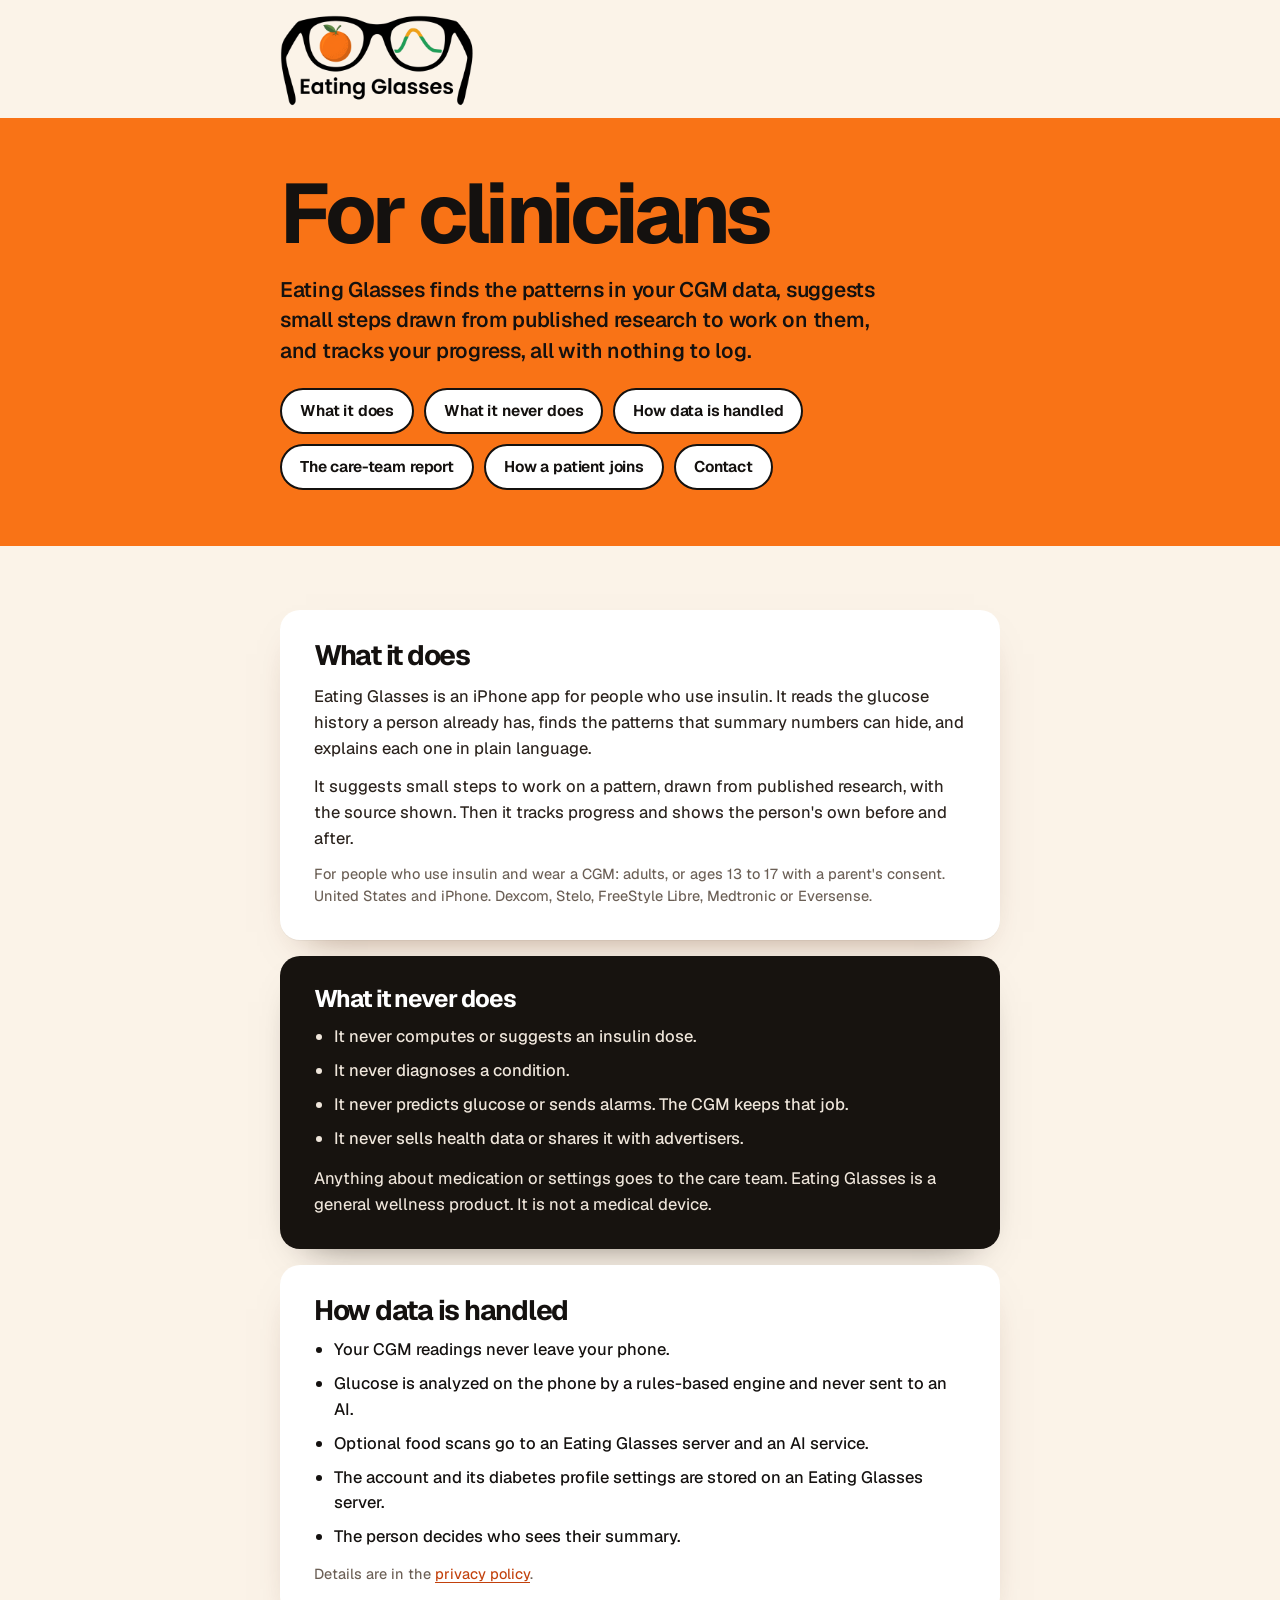
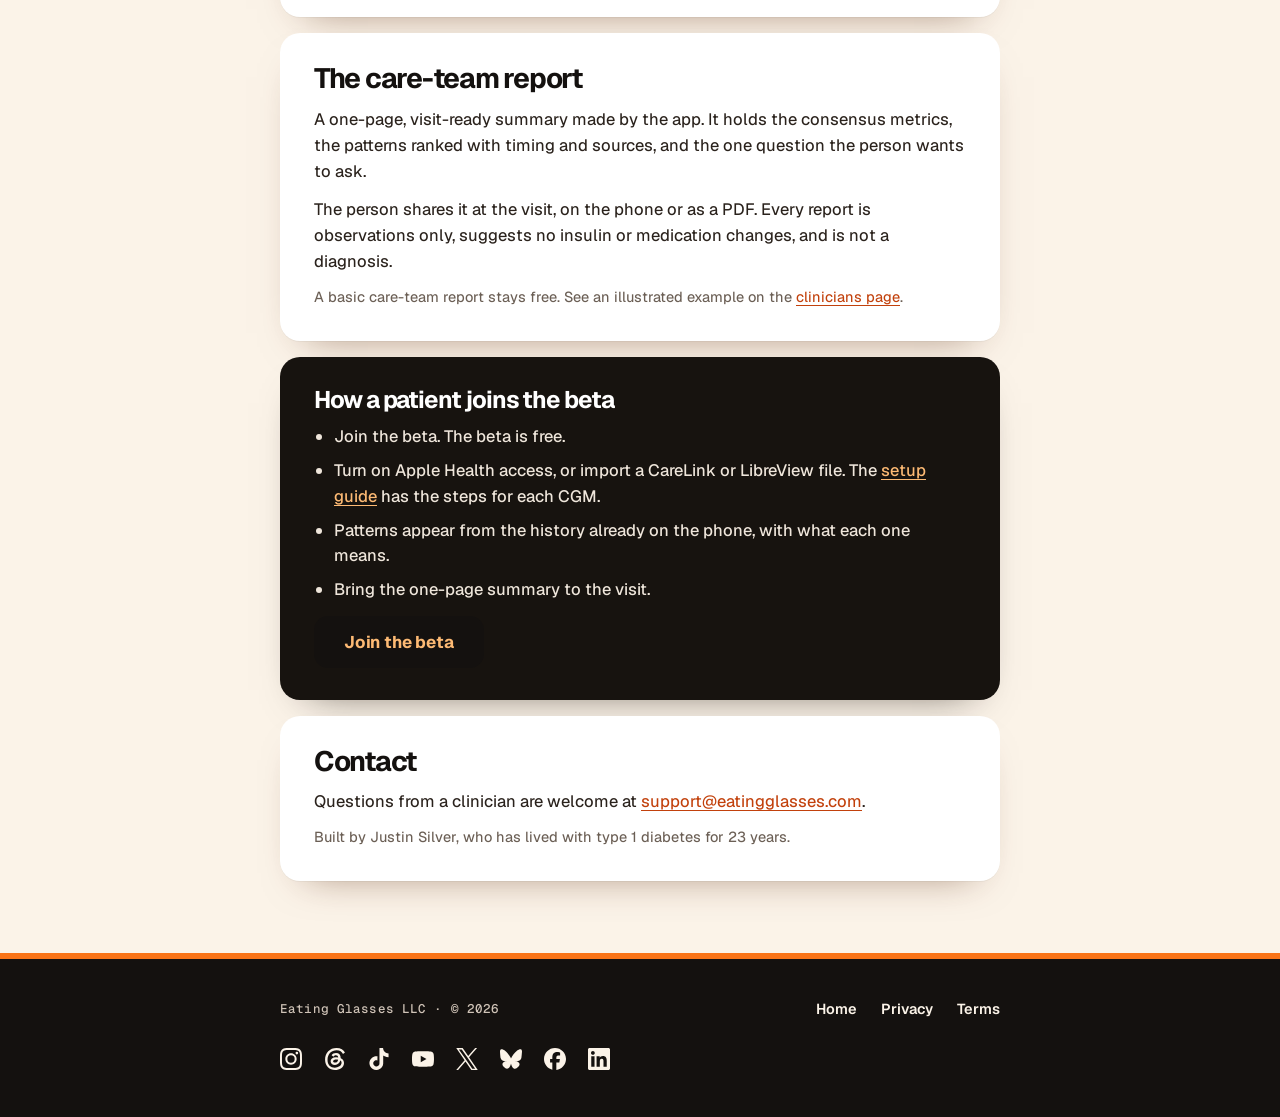
<file: clinician/index.html>
<!DOCTYPE html>
<html lang="en">
<head>
<meta charset="utf-8" />
<meta name="viewport" content="width=device-width, initial-scale=1" />
<title>For clinicians | Eating Glasses</title>
<meta name="description" content="What Eating Glasses does, what it never does, how data is handled, the care-team report, and how a patient joins the beta." />
<link rel="canonical" href="https://eatingglasses.com/clinician/" />
<meta name="theme-color" content="#f97316" />
<link rel="icon" type="image/png" href="/favicon.png?v=4" />
<link rel="apple-touch-icon" href="/favicon.png?v=4" />
<link rel="preload" href="/fonts/Geist-latin-variable.woff2" as="font" type="font/woff2" crossorigin />
<link rel="stylesheet" href="/site.css?v=4" />
<style>
/* clinician: orange hero with the pitch, then one card per question a clinician asks */
  .hero{ padding:34px 0 40px; }
  .hero h1{ font-size:clamp(46px,13vw,84px); margin:0 0 20px; }
  .hero p.lead{ font-size:clamp(18px,2.2vw,21px); line-height:1.45; font-weight:560; color:var(--ink); max-width:44ch; margin:0 0 6px; letter-spacing:-.012em; }
  .jumps{ display:flex; flex-wrap:wrap; gap:10px; margin:22px 0 0; padding:0; list-style:none; }
  .jumps a{ display:inline-flex; align-items:center; min-height:46px; padding:8px 18px; border:2px solid var(--ink); border-radius:999px; background:#fff; font-size:15.5px; font-weight:650; letter-spacing:-.01em; text-decoration:none; color:var(--ink); }
  .jumps a:hover{ background:var(--ink); color:var(--cream); }

  .cards{ display:grid; gap:16px; }
  .card{ padding:24px 22px 26px; scroll-margin-top:16px; }
  .card h2{ font-size:28px; letter-spacing:-.045em; line-height:1.08; margin:0 0 12px; }
  .card p{ font-size:16.5px; line-height:1.58; color:var(--body); margin:0 0 12px; }
  .card p:last-child{ margin-bottom:0; }
  .card ul{ margin:0 0 14px; padding:0 0 0 20px; }
  .card li{ margin:0 0 9px; font-size:16.5px; line-height:1.52; color:var(--ink); font-weight:480; }
  .card .small, .small{ font-size:14.5px; line-height:1.55; color:var(--muted); }
  .card-ink p, .card-ink .small, .card-ink li{ color:var(--soft-ink); }
  .card-ink h2{ color:#fff; font-size:24px; }
  .cta{ margin:18px 0 0; }
  .tailband{ padding:44px 0 56px; }

  @media (min-width:700px){
    .hero{ padding:56px 0 56px; }
    .card{ padding:30px 34px 32px; }
    .tailband{ padding:64px 0 72px; }
  }
  .eg-head .wrap, .eg-foot .wrap{ max-width:760px; }
</style>
</head>
<body>
  <header class="eg-head">
    <div class="wrap">
      <a class="home" href="/" aria-label="Eating Glasses home"><img src="/logo-light.png" alt="Eating Glasses" width="1248" height="832" /></a>
    </div>
  </header>

  <main>
    <section class="band band-or on-or hero">
      <div class="wrap narrow">
        <h1 class="display">For clinicians</h1>
        <p class="lead">Eating Glasses finds the patterns in your CGM data, suggests small steps drawn from published research to work on them, and tracks your progress, all with nothing to log.</p>
        <ul class="jumps" aria-label="Jump to a section">
          <li><a href="#does">What it does</a></li>
          <li><a href="#never">What it never does</a></li>
          <li><a href="#data">How data is handled</a></li>
          <li><a href="#report">The care-team report</a></li>
          <li><a href="#join">How a patient joins</a></li>
          <li><a href="#contact">Contact</a></li>
        </ul>
      </div>
    </section>

    <div class="band band-cr tailband">
      <div class="wrap narrow">
        <div class="cards">

          <div class="card" id="does">
            <h2>What it does</h2>
            <p>Eating Glasses is an iPhone app for people who use insulin. It reads the glucose history a person already has, finds the patterns that summary numbers can hide, and explains each one in plain language.</p>
            <p>It suggests small steps to work on a pattern, drawn from published research, with the source shown. Then it tracks progress and shows the person's own before and after.</p>
            <p class="small">For people who use insulin and wear a CGM: adults, or ages 13 to 17 with a parent's consent. United States and iPhone. Dexcom, Stelo, FreeStyle Libre, Medtronic or Eversense.</p>
          </div>

          <div class="card card-ink" id="never">
            <h2>What it never does</h2>
            <ul>
              <li>It never computes or suggests an insulin dose.</li>
              <li>It never diagnoses a condition.</li>
              <li>It never predicts glucose or sends alarms. The CGM keeps that job.</li>
              <li>It never sells health data or shares it with advertisers.</li>
            </ul>
            <p>Anything about medication or settings goes to the care team. Eating Glasses is a general wellness product. It is not a medical device.</p>
          </div>

          <div class="card" id="data">
            <h2>How data is handled</h2>
            <ul>
              <li>Your CGM readings never leave your phone.</li>
              <li>Glucose is analyzed on the phone by a rules-based engine and never sent to an AI.</li>
              <li>Optional food scans go to an Eating Glasses server and an AI service.</li>
              <li>The account and its diabetes profile settings are stored on an Eating Glasses server.</li>
              <li>The person decides who sees their summary.</li>
            </ul>
            <p class="small">Details are in the <a href="/privacy.html">privacy policy</a>.</p>
          </div>

          <div class="card" id="report">
            <h2>The care-team report</h2>
            <p>A one-page, visit-ready summary made by the app. It holds the consensus metrics, the patterns ranked with timing and sources, and the one question the person wants to ask.</p>
            <p>The person shares it at the visit, on the phone or as a PDF. Every report is observations only, suggests no insulin or medication changes, and is not a diagnosis.</p>
            <p class="small">A basic care-team report stays free. See an illustrated example on the <a href="/clinicians.html">clinicians page</a>.</p>
          </div>

          <div class="card card-ink" id="join">
            <h2>How a patient joins the beta</h2>
            <ul>
              <li>Join the beta. The beta is free.</li>
              <li>Turn on Apple Health access, or import a CareLink or LibreView file. The <a href="/setup/">setup guide</a> has the steps for each CGM.</li>
              <li>Patterns appear from the history already on the phone, with what each one means.</li>
              <li>Bring the one-page summary to the visit.</li>
            </ul>
            <p class="cta"><a class="btn btn-primary" href="/beta/?ref=cl01">Join the beta</a></p>
          </div>

          <div class="card" id="contact">
            <h2>Contact</h2>
            <p>Questions from a clinician are welcome at <a href="mailto:support@eatingglasses.com">support@eatingglasses.com</a>.</p>
            <p class="small">Built by Justin Silver, who has lived with type 1 diabetes for 23 years.</p>
          </div>

        </div>
      </div>
    </div>
  </main>

  <footer class="eg-foot">
    <div class="wrap">
      <span class="who">Eating Glasses LLC · © 2026</span>
      <nav><a href="/">Home</a><a href="/privacy.html">Privacy</a><a href="/terms.html">Terms</a></nav>
      <nav class="soc" aria-label="Follow Eating Glasses"><a href="https://www.instagram.com/eatingglasses/" target="_blank" rel="noopener" aria-label="Eating Glasses on Instagram"><svg viewBox="0 0 24 24" width="22" height="22" fill="currentColor" aria-hidden="true" focusable="false"><path d="M7.0301.084c-1.2768.0602-2.1487.264-2.911.5634-.7888.3075-1.4575.72-2.1228 1.3877-.6652.6677-1.075 1.3368-1.3802 2.127-.2954.7638-.4956 1.6365-.552 2.914-.0564 1.2775-.0689 1.6882-.0626 4.947.0062 3.2586.0206 3.6671.0825 4.9473.061 1.2765.264 2.1482.5635 2.9107.308.7889.72 1.4573 1.388 2.1228.6679.6655 1.3365 1.0743 2.1285 1.38.7632.295 1.6361.4961 2.9134.552 1.2773.056 1.6884.069 4.9462.0627 3.2578-.0062 3.668-.0207 4.9478-.0814 1.28-.0607 2.147-.2652 2.9098-.5633.7889-.3086 1.4578-.72 2.1228-1.3881.665-.6682 1.0745-1.3378 1.3795-2.1284.2957-.7632.4966-1.636.552-2.9124.056-1.2809.0692-1.6898.063-4.948-.0063-3.2583-.021-3.6668-.0817-4.9465-.0607-1.2797-.264-2.1487-.5633-2.9117-.3084-.7889-.72-1.4568-1.3876-2.1228C21.2982 1.33 20.628.9208 19.8378.6165 19.074.321 18.2017.1197 16.9244.0645 15.6471.0093 15.236-.005 11.977.0014 8.718.0076 8.31.0215 7.0301.0839m.1402 21.6932c-1.17-.0509-1.8053-.2453-2.2287-.408-.5606-.216-.96-.4771-1.3819-.895-.422-.4178-.6811-.8186-.9-1.378-.1644-.4234-.3624-1.058-.4171-2.228-.0595-1.2645-.072-1.6442-.079-4.848-.007-3.2037.0053-3.583.0607-4.848.05-1.169.2456-1.805.408-2.2282.216-.5613.4762-.96.895-1.3816.4188-.4217.8184-.6814 1.3783-.9003.423-.1651 1.0575-.3614 2.227-.4171 1.2655-.06 1.6447-.072 4.848-.079 3.2033-.007 3.5835.005 4.8495.0608 1.169.0508 1.8053.2445 2.228.408.5608.216.96.4754 1.3816.895.4217.4194.6816.8176.9005 1.3787.1653.4217.3617 1.056.4169 2.2263.0602 1.2655.0739 1.645.0796 4.848.0058 3.203-.0055 3.5834-.061 4.848-.051 1.17-.245 1.8055-.408 2.2294-.216.5604-.4763.96-.8954 1.3814-.419.4215-.8181.6811-1.3783.9-.4224.1649-1.0577.3617-2.2262.4174-1.2656.0595-1.6448.072-4.8493.079-3.2045.007-3.5825-.006-4.848-.0608M16.953 5.5864A1.44 1.44 0 1 0 18.39 4.144a1.44 1.44 0 0 0-1.437 1.4424M5.8385 12.012c.0067 3.4032 2.7706 6.1557 6.173 6.1493 3.4026-.0065 6.157-2.7701 6.1506-6.1733-.0065-3.4032-2.771-6.1565-6.174-6.1498-3.403.0067-6.156 2.771-6.1496 6.1738M8 12.0077a4 4 0 1 1 4.008 3.9921A3.9996 3.9996 0 0 1 8 12.0077"/></svg></a><a href="https://www.threads.com/@eatingglasses" target="_blank" rel="noopener" aria-label="Eating Glasses on Threads"><svg viewBox="0 0 24 24" width="22" height="22" fill="currentColor" aria-hidden="true" focusable="false"><path d="M18.263 11.097c-.03-3.486-1.92-5.586-5.111-5.586-2.13 0-3.922.963-4.863 2.499l2.062 1.438c.535-.843 1.272-1.543 2.628-1.543 1.528 0 2.318.85 2.544 2.431a15 15 0 0 0-2.236-.173c-4.125 0-6.068 1.867-6.068 4.336s1.943 3.99 4.804 3.99c3.139 0 5.013-2.115 5.781-4.735.798.361 1.348 1.204 1.348 2.47 0 3.387-3.907 5.232-7.22 5.232-4.885 0-8.077-3.207-8.077-8.424 0-6.392 4.223-10.487 9.9-10.487 3.808 0 5.69 1.671 6.97 3.914l2.108-1.475C21.44 2.078 18.331 0 13.663 0 6.227 0 1.168 5.277 1.168 12.934c0 7 4.953 11.066 10.856 11.066 4.878 0 9.809-2.846 9.809-7.716 0-2.545-1.46-4.231-3.569-5.187m-6.33 4.855c-1.077 0-2.026-.512-2.026-1.453 0-1.483 1.822-1.934 3.606-1.934.678 0 1.34.045 1.927.173-.422 1.927-1.671 3.215-3.508 3.214Z"/></svg></a><a href="https://www.tiktok.com/@eating.glasses" target="_blank" rel="noopener" aria-label="Eating Glasses on TikTok"><svg viewBox="0 0 24 24" width="22" height="22" fill="currentColor" aria-hidden="true" focusable="false"><path d="M12.525.02c1.31-.02 2.61-.01 3.91-.02.08 1.53.63 3.09 1.75 4.17 1.12 1.11 2.7 1.62 4.24 1.79v4.03c-1.44-.05-2.89-.35-4.2-.97-.57-.26-1.1-.59-1.62-.93-.01 2.92.01 5.84-.02 8.75-.08 1.4-.54 2.79-1.35 3.94-1.31 1.92-3.58 3.17-5.91 3.21-1.43.08-2.86-.31-4.08-1.03-2.02-1.19-3.44-3.37-3.65-5.71-.02-.5-.03-1-.01-1.49.18-1.9 1.12-3.72 2.58-4.96 1.66-1.44 3.98-2.13 6.15-1.72.02 1.48-.04 2.96-.04 4.44-.99-.32-2.15-.23-3.02.37-.63.41-1.11 1.04-1.36 1.75-.21.51-.15 1.07-.14 1.61.24 1.64 1.82 3.02 3.5 2.87 1.12-.01 2.19-.66 2.77-1.61.19-.33.4-.67.41-1.06.1-1.79.06-3.57.07-5.36.01-4.03-.01-8.05.02-12.07z"/></svg></a><a href="https://www.youtube.com/@Eating_Glasses" target="_blank" rel="noopener" aria-label="Eating Glasses on YouTube"><svg viewBox="0 0 24 24" width="22" height="22" fill="currentColor" aria-hidden="true" focusable="false"><path d="M23.498 6.186a3.016 3.016 0 0 0-2.122-2.136C19.505 3.545 12 3.545 12 3.545s-7.505 0-9.377.505A3.017 3.017 0 0 0 .502 6.186C0 8.07 0 12 0 12s0 3.93.502 5.814a3.016 3.016 0 0 0 2.122 2.136c1.871.505 9.376.505 9.376.505s7.505 0 9.377-.505a3.015 3.015 0 0 0 2.122-2.136C24 15.93 24 12 24 12s0-3.93-.502-5.814zM9.545 15.568V8.432L15.818 12l-6.273 3.568z"/></svg></a><a href="https://x.com/eating_glasses" target="_blank" rel="noopener" aria-label="Eating Glasses on X"><svg viewBox="0 0 24 24" width="22" height="22" fill="currentColor" aria-hidden="true" focusable="false"><path d="M14.234 10.162 22.977 0h-2.072l-7.591 8.824L7.251 0H.258l9.168 13.343L.258 24H2.33l8.016-9.318L16.749 24h6.993zm-2.837 3.299-.929-1.329L3.076 1.56h3.182l5.965 8.532.929 1.329 7.754 11.09h-3.182z"/></svg></a><a href="https://bsky.app/profile/eatingglasses.bsky.social" target="_blank" rel="noopener" aria-label="Eating Glasses on Bluesky"><svg viewBox="0 0 24 24" width="22" height="22" fill="currentColor" aria-hidden="true" focusable="false"><path d="M5.202 2.857C7.954 4.922 10.913 9.11 12 11.358c1.087-2.247 4.046-6.436 6.798-8.501C20.783 1.366 24 .213 24 3.883c0 .732-.42 6.156-.667 7.037-.856 3.061-3.978 3.842-6.755 3.37 4.854.826 6.089 3.562 3.422 6.299-5.065 5.196-7.28-1.304-7.847-2.97-.104-.305-.152-.448-.153-.327 0-.121-.05.022-.153.327-.568 1.666-2.782 8.166-7.847 2.97-2.667-2.737-1.432-5.473 3.422-6.3-2.777.473-5.899-.308-6.755-3.369C.42 10.04 0 4.615 0 3.883c0-3.67 3.217-2.517 5.202-1.026"/></svg></a><a href="https://www.facebook.com/profile.php?id=61596653739234" target="_blank" rel="noopener" aria-label="Eating Glasses on Facebook"><svg viewBox="0 0 24 24" width="22" height="22" fill="currentColor" aria-hidden="true" focusable="false"><path d="M9.101 23.691v-7.98H6.627v-3.667h2.474v-1.58c0-4.085 1.848-5.978 5.858-5.978.401 0 .955.042 1.468.103a8.68 8.68 0 0 1 1.141.195v3.325a8.623 8.623 0 0 0-.653-.036 26.805 26.805 0 0 0-.733-.009c-.707 0-1.259.096-1.675.309a1.686 1.686 0 0 0-.679.622c-.258.42-.374.995-.374 1.752v1.297h3.919l-.386 2.103-.287 1.564h-3.246v8.245C19.396 23.238 24 18.179 24 12.044c0-6.627-5.373-12-12-12s-12 5.373-12 12c0 5.628 3.874 10.35 9.101 11.647Z"/></svg></a><a href="https://www.linkedin.com/company/eatingglasses/" target="_blank" rel="noopener" aria-label="Eating Glasses on LinkedIn"><svg viewBox="0 0 24 24" width="22" height="22" fill="currentColor" aria-hidden="true" focusable="false"><path d="M20.447 20.452h-3.554v-5.569c0-1.328-.027-3.037-1.852-3.037-1.853 0-2.136 1.445-2.136 2.939v5.667H9.351V9h3.414v1.561h.046c.477-.9 1.637-1.85 3.37-1.85 3.601 0 4.267 2.37 4.267 5.455v6.286zM5.337 7.433c-1.144 0-2.063-.926-2.063-2.065 0-1.138.92-2.063 2.063-2.063 1.14 0 2.064.925 2.064 2.063 0 1.139-.925 2.065-2.064 2.065zm1.782 13.019H3.555V9h3.564v11.452zM22.225 0H1.771C.792 0 0 .774 0 1.729v20.542C0 23.227.792 24 1.771 24h20.451C23.2 24 24 23.227 24 22.271V1.729C24 .774 23.2 0 22.222 0h.003z"/></svg></a></nav>
    </div>
  </footer>
</body>
</html>
</file>
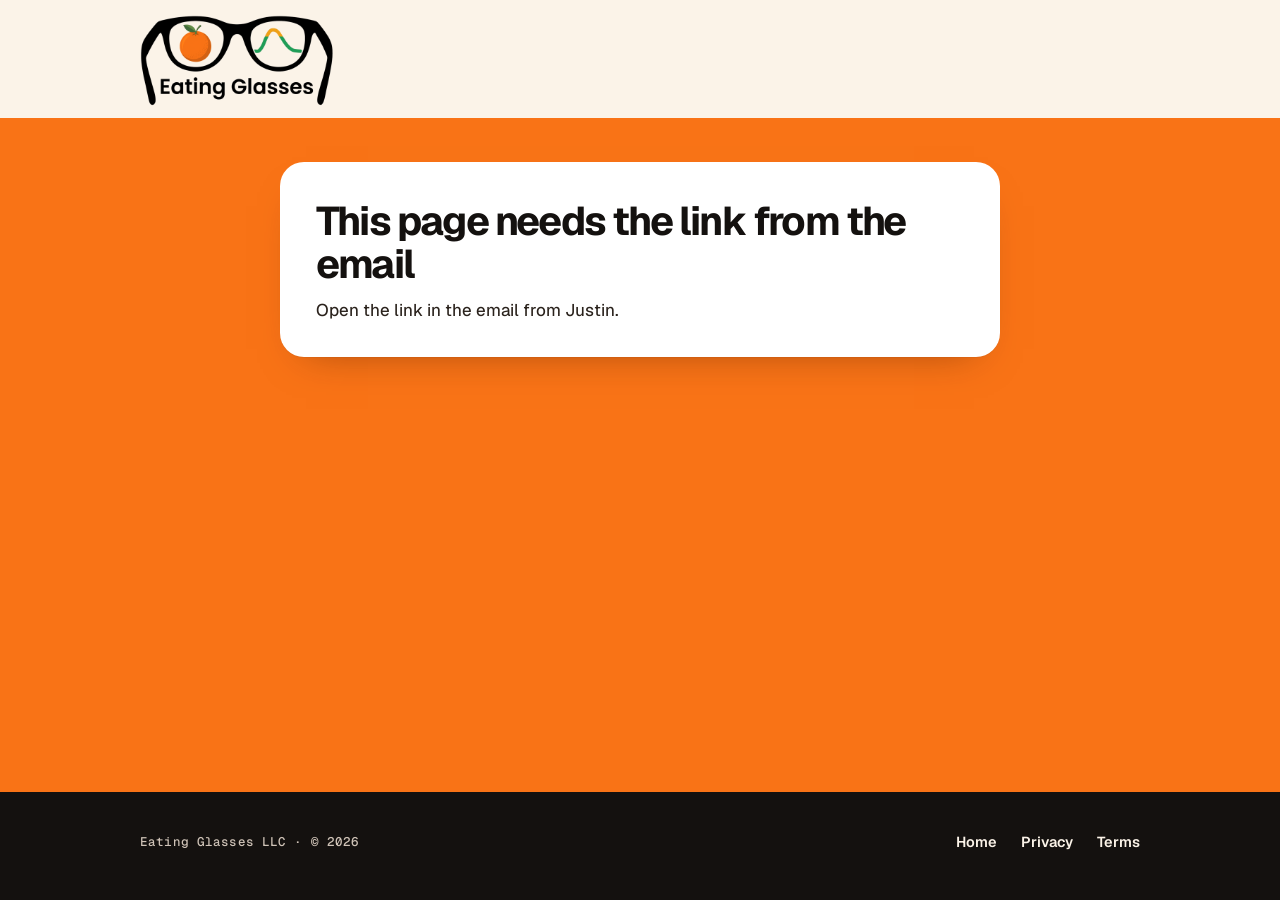
<file: confirm/index.html>
<!DOCTYPE html>
<html lang="en">
<head>
<meta charset="utf-8" />
<meta name="viewport" content="width=device-width, initial-scale=1" />
<title>Confirm your email</title>
<!-- A link from an email: never indexed, and the address (it carries a token) is never sent on as a referrer. -->
<meta name="robots" content="noindex, nofollow" />
<meta name="referrer" content="no-referrer" />
<meta name="theme-color" content="#f97316" />
<link rel="icon" type="image/png" href="/favicon.png?v=4" />
<link rel="apple-touch-icon" href="/favicon.png?v=4" />
<link rel="preload" href="/fonts/Geist-latin-variable.woff2" as="font" type="font/woff2" crossorigin />
<link rel="stylesheet" href="/site.css?v=2" />
<style>
/* /confirm: orange field, one white card, the same look as /approve and /feedback. One button. */
  body{ min-height:100vh; display:flex; flex-direction:column; } /* a short state (a plain message) keeps the footer at the bottom of the screen */
  main{ flex:1; display:flex; }
  .fb-field{ flex:1; width:100%; padding:26px 0 48px; }
  .panel{ background:#fff; border-radius:24px; box-shadow:var(--shadow); padding:26px 18px 24px; color:var(--body); }
  .fb-title{ font-size:clamp(28px,7.6vw,40px); letter-spacing:-.045em; line-height:1.06; margin:0 0 12px; }
  .fb-title:focus{ outline:none; }
  .step-sub{ font-size:17px; line-height:1.5; color:var(--body); margin:0 0 6px; }
  .fb-loading{ font-size:17px; color:var(--muted); margin:0; padding:10px 0; }
  .fb-msg p{ font-size:17px; line-height:1.55; color:var(--body); margin:0; }
  .fb-msg.ok .fb-title::after{ content:""; display:block; width:56px; height:6px; border-radius:3px; background:var(--orange); margin-top:16px; }
  .rehearsal{ font-size:15.5px; line-height:1.45; font-weight:600; color:var(--ink); background:var(--sand); border-left:6px solid var(--orange); border-radius:6px 14px 14px 6px; padding:12px 14px; margin:16px 0 0; }
  .ap-actions{ display:grid; gap:12px; margin:22px 0 4px; }
  .ap-actions .btn{ width:100%; }
  .btn:focus-visible{ outline:3px solid var(--ink); outline-offset:3px; }
  .hint{ font-size:14.5px; line-height:1.45; color:var(--muted); margin:14px 0 0; }
  .status-banner{ display:none; border-radius:14px; padding:14px 16px; font-size:15.5px; font-weight:600; line-height:1.45; margin:18px 0 0; }
  .status-banner.show{ display:block; }
  .status-banner.err{ background:#fef2f2; border:2px solid #b91c1c; color:#991b1b; }
  @media (min-width:600px){
    .fb-field{ padding:44px 0 72px; }
    .panel{ padding:38px 36px 34px; }
    .ap-actions{ grid-template-columns:1fr; }
  }
</style>
</head>
<body>
  <header class="eg-head">
    <div class="wrap">
      <a class="home" href="/" aria-label="Eating Glasses home"><img src="/logo-light.png" alt="Eating Glasses" width="1248" height="832" /></a>
    </div>
  </header>

  <main>
    <div class="fb-field band-or on-or">
      <div class="wrap narrow">
        <div class="panel">
          <div id="app" aria-live="polite"><p class="fb-loading">One moment...</p></div>
          <noscript><p class="fb-loading">This page needs JavaScript. Open the link from your email in your phone's browser.</p></noscript>
        </div>
      </div>
    </div>
  </main>

  <footer class="eg-foot">
    <div class="wrap">
      <span class="who">Eating Glasses LLC · © 2026</span>
      <nav>
        <a href="/">Home</a><a href="/privacy.html">Privacy</a><a href="/terms.html">Terms</a>
      </nav>
    </div>
  </footer>
<script src="/confirm/confirm.js?v=1"></script>
<script>EGConfirm.boot(window);</script>
</body>
</html>
</file>
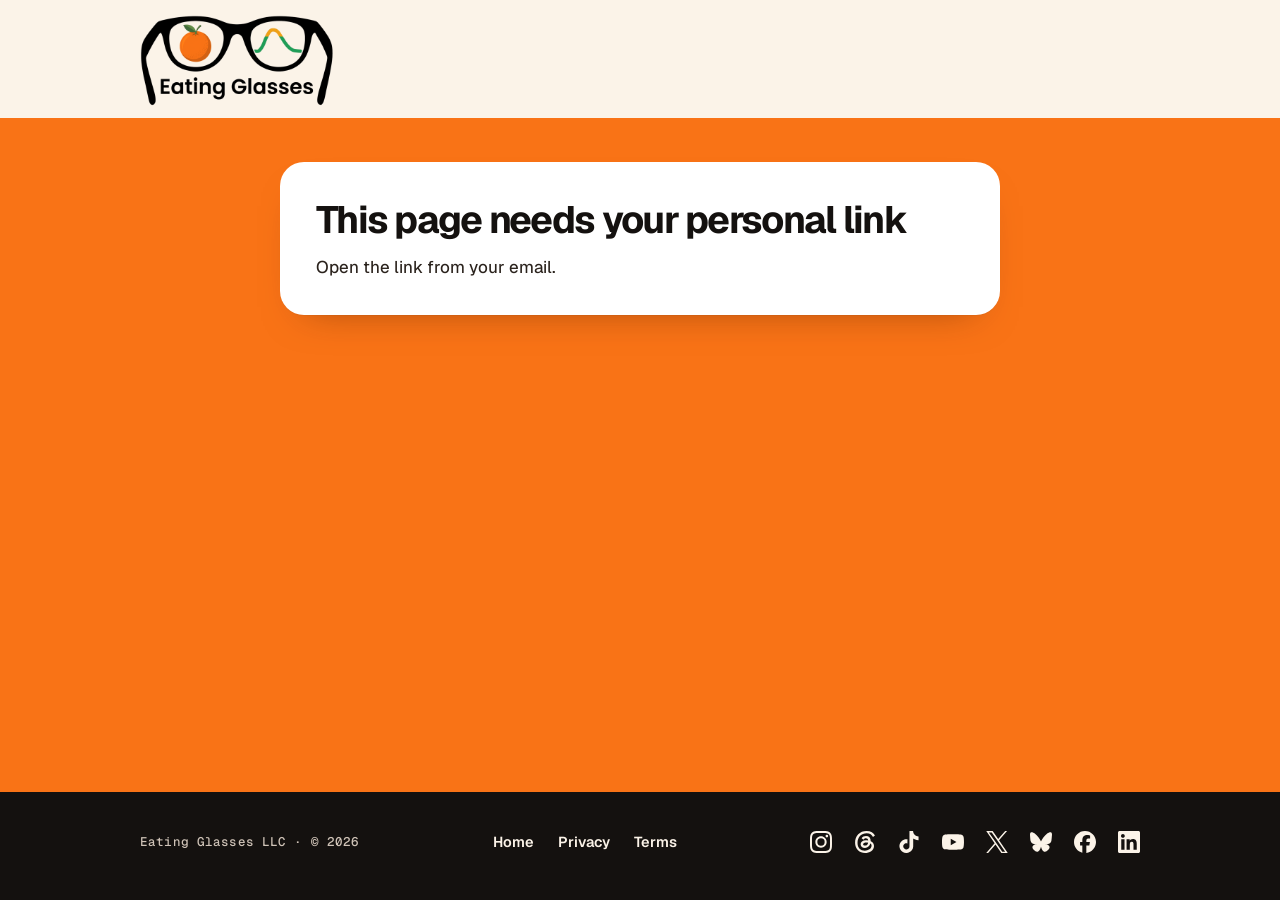
<file: feedback/index.html>
<!DOCTYPE html>
<html lang="en">
<head>
<meta charset="utf-8" />
<meta name="viewport" content="width=device-width, initial-scale=1" />
<title>Eating Glasses beta feedback</title>
<!-- A personal link from an email: never indexed, and the address (it carries the token) is never sent on as a referrer. -->
<meta name="robots" content="noindex, nofollow" />
<meta name="referrer" content="no-referrer" />
<meta name="theme-color" content="#f97316" />
<link rel="icon" type="image/png" href="/favicon.png?v=4" />
<link rel="apple-touch-icon" href="/favicon.png?v=4" />
<link rel="preload" href="/fonts/Geist-latin-variable.woff2" as="font" type="font/woff2" crossorigin />
<link rel="stylesheet" href="/site.css?v=4" />
<style>
/* /feedback: orange field, one white card. The same chips, inputs and banners as the /beta sign-up form. The questions themselves come from the server. */
  body{ min-height:100vh; display:flex; flex-direction:column; } /* a short state (thank you, a plain message) keeps the footer at the bottom of the screen */
  main{ flex:1; display:flex; }
  .fb-field{ flex:1; width:100%; padding:26px 0 48px; }
  .panel{ background:#fff; border-radius:24px; box-shadow:var(--shadow); padding:26px 18px 24px; color:var(--body); }
  .fb-title{ font-size:clamp(30px,8.4vw,42px); letter-spacing:-.045em; line-height:1.04; margin:0 0 10px; }
  .fb-title:focus, .fb-h:focus{ outline:none; }
  .step-sub{ font-size:16px; line-height:1.5; color:var(--muted); margin:0 0 6px; }
  .fb-loading{ font-size:17px; color:var(--muted); margin:0; padding:10px 0; }
  .fb-msg h1{ font-size:clamp(28px,7.6vw,38px); letter-spacing:-.045em; line-height:1.05; margin:0 0 14px; }
  .fb-msg p{ font-size:17px; line-height:1.55; color:var(--body); margin:0; }
  .fb-msg.ok h1::after{ content:""; display:block; width:56px; height:6px; border-radius:3px; background:var(--orange); margin-top:16px; }

  .fq{ padding:22px 0 20px; border-top:2px solid var(--line); scroll-margin-top:14px; }
  .fq.is-err{ outline:3px solid #b91c1c; outline-offset:6px; border-radius:12px; border-top-color:transparent; }
  .q{ display:flex; gap:10px; align-items:baseline; font-size:16.5px; font-weight:650; color:var(--ink); letter-spacing:-.01em; line-height:1.35; margin:0 0 12px; }
  .q-n{ flex:none; min-width:1.6em; font-family:var(--mono); font-size:12.5px; font-weight:600; letter-spacing:.06em; color:var(--oink); }
  .q-sub{ margin-top:18px; padding-left:calc(1.6em + 10px); }
  .req{ color:#b91c1c; }
  .q-pre{ font-size:15.5px; line-height:1.5; color:var(--body); background:var(--sand); border-radius:12px; padding:12px 14px; margin:0 0 14px; }
  .hint{ font-size:14px; line-height:1.45; color:var(--muted); margin:8px 0 0; }
  .errtext{ display:block; font-size:14.5px; font-weight:600; color:#b91c1c; margin-top:10px; line-height:1.4; }

  .chips{ display:flex; flex-wrap:wrap; gap:10px; }
  .chip{ position:relative; }
  .chip input{ position:absolute; opacity:0; width:1px; height:1px; }
  .chip label{
    display:flex; align-items:center; justify-content:center; min-height:52px; padding:10px 20px;
    border:2px solid var(--edge); border-radius:999px; background:#fff; color:var(--ink);
    font-size:16.5px; font-weight:600; letter-spacing:-.01em; cursor:pointer; text-align:center; user-select:none; -webkit-user-select:none;
  }
  .chip input:checked + label{ background:var(--orange); border-color:var(--ink); color:var(--ink); font-weight:700; }
  .chip input:focus-visible + label{ outline:3px solid var(--ink); outline-offset:3px; }
  .scale{ display:grid; grid-template-columns:repeat(auto-fit,minmax(40px,1fr)); gap:6px; }
  .scale .chip label{ min-height:50px; padding:0; border-radius:14px; font-family:var(--mono); font-size:17px; }
  .scale-ends{ display:flex; justify-content:space-between; gap:12px; font-size:13.5px; line-height:1.35; color:var(--muted); margin-top:10px; }
  .scale-ends span:last-child{ text-align:right; }

  textarea{
    display:block; width:100%; min-height:92px; font-family:var(--sans); font-size:17px; font-weight:500; line-height:1.45; color:var(--ink);
    padding:14px 16px; background:#fff; border:2px solid var(--edge); border-radius:14px; resize:vertical; -webkit-appearance:none; appearance:none;
  }
  textarea:focus{ border-color:var(--ink); outline:3px solid var(--ink); outline-offset:2px; }
  .follow{ margin-top:16px; padding:14px 16px 12px; background:var(--sand); border-left:6px solid var(--orange); border-radius:6px 14px 14px 6px; }
  .follow .q{ font-size:15.5px; margin-bottom:8px; }
  .follow textarea{ min-height:76px; }

  .rank-list{ list-style:none; margin:12px 0 0; padding:0; display:grid; gap:10px; }
  .rk{ display:grid; gap:4px; }
  .rk-main{
    display:flex; align-items:center; gap:14px; width:100%; min-height:54px; padding:10px 16px; text-align:left;
    border:2px solid var(--edge); border-radius:14px; background:#fff; color:var(--ink); font-size:16.5px; font-weight:600; letter-spacing:-.01em;
  }
  .rk-main:focus-visible{ outline:3px solid var(--ink); outline-offset:3px; }
  .rk-n{ flex:none; display:inline-flex; align-items:center; justify-content:center; width:30px; height:30px; border-radius:50%; border:2px solid var(--edge); font-family:var(--mono); font-size:14px; font-weight:700; }
  .is-ranked .rk-main{ background:var(--orange); border-color:var(--ink); font-weight:700; }
  .is-ranked .rk-n{ background:var(--ink); border-color:var(--ink); color:var(--cream); }
  .is-unused .rk-main{ opacity:.45; cursor:not-allowed; }
  .rk-un{ display:flex; align-items:center; gap:10px; min-height:44px; font-size:15px; color:var(--body); padding-left:4px; cursor:pointer; }
  .rk-un input{ width:24px; height:24px; accent-color:var(--ink); }
  .rk-status{ font-size:14px; color:var(--muted); margin:10px 0 0; }

  .status-banner{ display:none; border-radius:14px; padding:14px 16px; font-size:15.5px; font-weight:600; line-height:1.45; margin:18px 0 0; }
  .status-banner.show{ display:block; }
  .status-banner.err{ background:#fef2f2; border:2px solid #b91c1c; color:#991b1b; }
  .fb-foot{ border-top:2px solid var(--line); padding-top:22px; display:grid; gap:14px; }
  .prog{ font-family:var(--mono); font-size:12.5px; font-weight:600; letter-spacing:.1em; text-transform:uppercase; color:var(--oink); margin:0; }
  .fb-foot .btn{ width:100%; }
  .btn:focus-visible{ outline:3px solid var(--ink); outline-offset:3px; }

  @media (min-width:600px){
    .fb-field{ padding:44px 0 72px; }
    .panel{ padding:38px 36px 34px; }
    .fb-foot{ grid-template-columns:1fr auto; align-items:center; }
    .fb-foot .btn{ width:auto; min-width:200px; }
  }
</style>
</head>
<body>
  <header class="eg-head">
    <div class="wrap">
      <a class="home" href="/" aria-label="Eating Glasses home"><img src="/logo-light.png" alt="Eating Glasses" width="1248" height="832" /></a>
    </div>
  </header>

  <main>
    <div class="fb-field band-or on-or">
      <div class="wrap narrow">
        <div class="panel">
          <div id="app" aria-live="polite"><p class="fb-loading">Loading your form...</p></div>
          <noscript><p class="fb-loading">This form needs JavaScript. Open the link from your email in your phone's browser.</p></noscript>
        </div>
      </div>
    </div>
  </main>

  <footer class="eg-foot">
    <div class="wrap">
      <span class="who">Eating Glasses LLC · © 2026</span>
      <nav>
        <a href="/">Home</a><a href="/privacy.html">Privacy</a><a href="/terms.html">Terms</a>
      </nav>
      <nav class="soc" aria-label="Follow Eating Glasses"><a href="https://www.instagram.com/eatingglasses/" target="_blank" rel="noopener" aria-label="Eating Glasses on Instagram"><svg viewBox="0 0 24 24" width="22" height="22" fill="currentColor" aria-hidden="true" focusable="false"><path d="M7.0301.084c-1.2768.0602-2.1487.264-2.911.5634-.7888.3075-1.4575.72-2.1228 1.3877-.6652.6677-1.075 1.3368-1.3802 2.127-.2954.7638-.4956 1.6365-.552 2.914-.0564 1.2775-.0689 1.6882-.0626 4.947.0062 3.2586.0206 3.6671.0825 4.9473.061 1.2765.264 2.1482.5635 2.9107.308.7889.72 1.4573 1.388 2.1228.6679.6655 1.3365 1.0743 2.1285 1.38.7632.295 1.6361.4961 2.9134.552 1.2773.056 1.6884.069 4.9462.0627 3.2578-.0062 3.668-.0207 4.9478-.0814 1.28-.0607 2.147-.2652 2.9098-.5633.7889-.3086 1.4578-.72 2.1228-1.3881.665-.6682 1.0745-1.3378 1.3795-2.1284.2957-.7632.4966-1.636.552-2.9124.056-1.2809.0692-1.6898.063-4.948-.0063-3.2583-.021-3.6668-.0817-4.9465-.0607-1.2797-.264-2.1487-.5633-2.9117-.3084-.7889-.72-1.4568-1.3876-2.1228C21.2982 1.33 20.628.9208 19.8378.6165 19.074.321 18.2017.1197 16.9244.0645 15.6471.0093 15.236-.005 11.977.0014 8.718.0076 8.31.0215 7.0301.0839m.1402 21.6932c-1.17-.0509-1.8053-.2453-2.2287-.408-.5606-.216-.96-.4771-1.3819-.895-.422-.4178-.6811-.8186-.9-1.378-.1644-.4234-.3624-1.058-.4171-2.228-.0595-1.2645-.072-1.6442-.079-4.848-.007-3.2037.0053-3.583.0607-4.848.05-1.169.2456-1.805.408-2.2282.216-.5613.4762-.96.895-1.3816.4188-.4217.8184-.6814 1.3783-.9003.423-.1651 1.0575-.3614 2.227-.4171 1.2655-.06 1.6447-.072 4.848-.079 3.2033-.007 3.5835.005 4.8495.0608 1.169.0508 1.8053.2445 2.228.408.5608.216.96.4754 1.3816.895.4217.4194.6816.8176.9005 1.3787.1653.4217.3617 1.056.4169 2.2263.0602 1.2655.0739 1.645.0796 4.848.0058 3.203-.0055 3.5834-.061 4.848-.051 1.17-.245 1.8055-.408 2.2294-.216.5604-.4763.96-.8954 1.3814-.419.4215-.8181.6811-1.3783.9-.4224.1649-1.0577.3617-2.2262.4174-1.2656.0595-1.6448.072-4.8493.079-3.2045.007-3.5825-.006-4.848-.0608M16.953 5.5864A1.44 1.44 0 1 0 18.39 4.144a1.44 1.44 0 0 0-1.437 1.4424M5.8385 12.012c.0067 3.4032 2.7706 6.1557 6.173 6.1493 3.4026-.0065 6.157-2.7701 6.1506-6.1733-.0065-3.4032-2.771-6.1565-6.174-6.1498-3.403.0067-6.156 2.771-6.1496 6.1738M8 12.0077a4 4 0 1 1 4.008 3.9921A3.9996 3.9996 0 0 1 8 12.0077"/></svg></a><a href="https://www.threads.com/@eatingglasses" target="_blank" rel="noopener" aria-label="Eating Glasses on Threads"><svg viewBox="0 0 24 24" width="22" height="22" fill="currentColor" aria-hidden="true" focusable="false"><path d="M18.263 11.097c-.03-3.486-1.92-5.586-5.111-5.586-2.13 0-3.922.963-4.863 2.499l2.062 1.438c.535-.843 1.272-1.543 2.628-1.543 1.528 0 2.318.85 2.544 2.431a15 15 0 0 0-2.236-.173c-4.125 0-6.068 1.867-6.068 4.336s1.943 3.99 4.804 3.99c3.139 0 5.013-2.115 5.781-4.735.798.361 1.348 1.204 1.348 2.47 0 3.387-3.907 5.232-7.22 5.232-4.885 0-8.077-3.207-8.077-8.424 0-6.392 4.223-10.487 9.9-10.487 3.808 0 5.69 1.671 6.97 3.914l2.108-1.475C21.44 2.078 18.331 0 13.663 0 6.227 0 1.168 5.277 1.168 12.934c0 7 4.953 11.066 10.856 11.066 4.878 0 9.809-2.846 9.809-7.716 0-2.545-1.46-4.231-3.569-5.187m-6.33 4.855c-1.077 0-2.026-.512-2.026-1.453 0-1.483 1.822-1.934 3.606-1.934.678 0 1.34.045 1.927.173-.422 1.927-1.671 3.215-3.508 3.214Z"/></svg></a><a href="https://www.tiktok.com/@eating.glasses" target="_blank" rel="noopener" aria-label="Eating Glasses on TikTok"><svg viewBox="0 0 24 24" width="22" height="22" fill="currentColor" aria-hidden="true" focusable="false"><path d="M12.525.02c1.31-.02 2.61-.01 3.91-.02.08 1.53.63 3.09 1.75 4.17 1.12 1.11 2.7 1.62 4.24 1.79v4.03c-1.44-.05-2.89-.35-4.2-.97-.57-.26-1.1-.59-1.62-.93-.01 2.92.01 5.84-.02 8.75-.08 1.4-.54 2.79-1.35 3.94-1.31 1.92-3.58 3.17-5.91 3.21-1.43.08-2.86-.31-4.08-1.03-2.02-1.19-3.44-3.37-3.65-5.71-.02-.5-.03-1-.01-1.49.18-1.9 1.12-3.72 2.58-4.96 1.66-1.44 3.98-2.13 6.15-1.72.02 1.48-.04 2.96-.04 4.44-.99-.32-2.15-.23-3.02.37-.63.41-1.11 1.04-1.36 1.75-.21.51-.15 1.07-.14 1.61.24 1.64 1.82 3.02 3.5 2.87 1.12-.01 2.19-.66 2.77-1.61.19-.33.4-.67.41-1.06.1-1.79.06-3.57.07-5.36.01-4.03-.01-8.05.02-12.07z"/></svg></a><a href="https://www.youtube.com/@Eating_Glasses" target="_blank" rel="noopener" aria-label="Eating Glasses on YouTube"><svg viewBox="0 0 24 24" width="22" height="22" fill="currentColor" aria-hidden="true" focusable="false"><path d="M23.498 6.186a3.016 3.016 0 0 0-2.122-2.136C19.505 3.545 12 3.545 12 3.545s-7.505 0-9.377.505A3.017 3.017 0 0 0 .502 6.186C0 8.07 0 12 0 12s0 3.93.502 5.814a3.016 3.016 0 0 0 2.122 2.136c1.871.505 9.376.505 9.376.505s7.505 0 9.377-.505a3.015 3.015 0 0 0 2.122-2.136C24 15.93 24 12 24 12s0-3.93-.502-5.814zM9.545 15.568V8.432L15.818 12l-6.273 3.568z"/></svg></a><a href="https://x.com/eating_glasses" target="_blank" rel="noopener" aria-label="Eating Glasses on X"><svg viewBox="0 0 24 24" width="22" height="22" fill="currentColor" aria-hidden="true" focusable="false"><path d="M14.234 10.162 22.977 0h-2.072l-7.591 8.824L7.251 0H.258l9.168 13.343L.258 24H2.33l8.016-9.318L16.749 24h6.993zm-2.837 3.299-.929-1.329L3.076 1.56h3.182l5.965 8.532.929 1.329 7.754 11.09h-3.182z"/></svg></a><a href="https://bsky.app/profile/eatingglasses.bsky.social" target="_blank" rel="noopener" aria-label="Eating Glasses on Bluesky"><svg viewBox="0 0 24 24" width="22" height="22" fill="currentColor" aria-hidden="true" focusable="false"><path d="M5.202 2.857C7.954 4.922 10.913 9.11 12 11.358c1.087-2.247 4.046-6.436 6.798-8.501C20.783 1.366 24 .213 24 3.883c0 .732-.42 6.156-.667 7.037-.856 3.061-3.978 3.842-6.755 3.37 4.854.826 6.089 3.562 3.422 6.299-5.065 5.196-7.28-1.304-7.847-2.97-.104-.305-.152-.448-.153-.327 0-.121-.05.022-.153.327-.568 1.666-2.782 8.166-7.847 2.97-2.667-2.737-1.432-5.473 3.422-6.3-2.777.473-5.899-.308-6.755-3.369C.42 10.04 0 4.615 0 3.883c0-3.67 3.217-2.517 5.202-1.026"/></svg></a><a href="https://www.facebook.com/profile.php?id=61596653739234" target="_blank" rel="noopener" aria-label="Eating Glasses on Facebook"><svg viewBox="0 0 24 24" width="22" height="22" fill="currentColor" aria-hidden="true" focusable="false"><path d="M9.101 23.691v-7.98H6.627v-3.667h2.474v-1.58c0-4.085 1.848-5.978 5.858-5.978.401 0 .955.042 1.468.103a8.68 8.68 0 0 1 1.141.195v3.325a8.623 8.623 0 0 0-.653-.036 26.805 26.805 0 0 0-.733-.009c-.707 0-1.259.096-1.675.309a1.686 1.686 0 0 0-.679.622c-.258.42-.374.995-.374 1.752v1.297h3.919l-.386 2.103-.287 1.564h-3.246v8.245C19.396 23.238 24 18.179 24 12.044c0-6.627-5.373-12-12-12s-12 5.373-12 12c0 5.628 3.874 10.35 9.101 11.647Z"/></svg></a><a href="https://www.linkedin.com/company/eatingglasses/" target="_blank" rel="noopener" aria-label="Eating Glasses on LinkedIn"><svg viewBox="0 0 24 24" width="22" height="22" fill="currentColor" aria-hidden="true" focusable="false"><path d="M20.447 20.452h-3.554v-5.569c0-1.328-.027-3.037-1.852-3.037-1.853 0-2.136 1.445-2.136 2.939v5.667H9.351V9h3.414v1.561h.046c.477-.9 1.637-1.85 3.37-1.85 3.601 0 4.267 2.37 4.267 5.455v6.286zM5.337 7.433c-1.144 0-2.063-.926-2.063-2.065 0-1.138.92-2.063 2.063-2.063 1.14 0 2.064.925 2.064 2.063 0 1.139-.925 2.065-2.064 2.065zm1.782 13.019H3.555V9h3.564v11.452zM22.225 0H1.771C.792 0 0 .774 0 1.729v20.542C0 23.227.792 24 1.771 24h20.451C23.2 24 24 23.227 24 22.271V1.729C24 .774 23.2 0 22.222 0h.003z"/></svg></a></nav>
    </div>
  </footer>

<script src="/feedback/feedback.js?v=1"></script>
<script>EGFeedback.boot(window);</script>
</body>
</html>
</file>
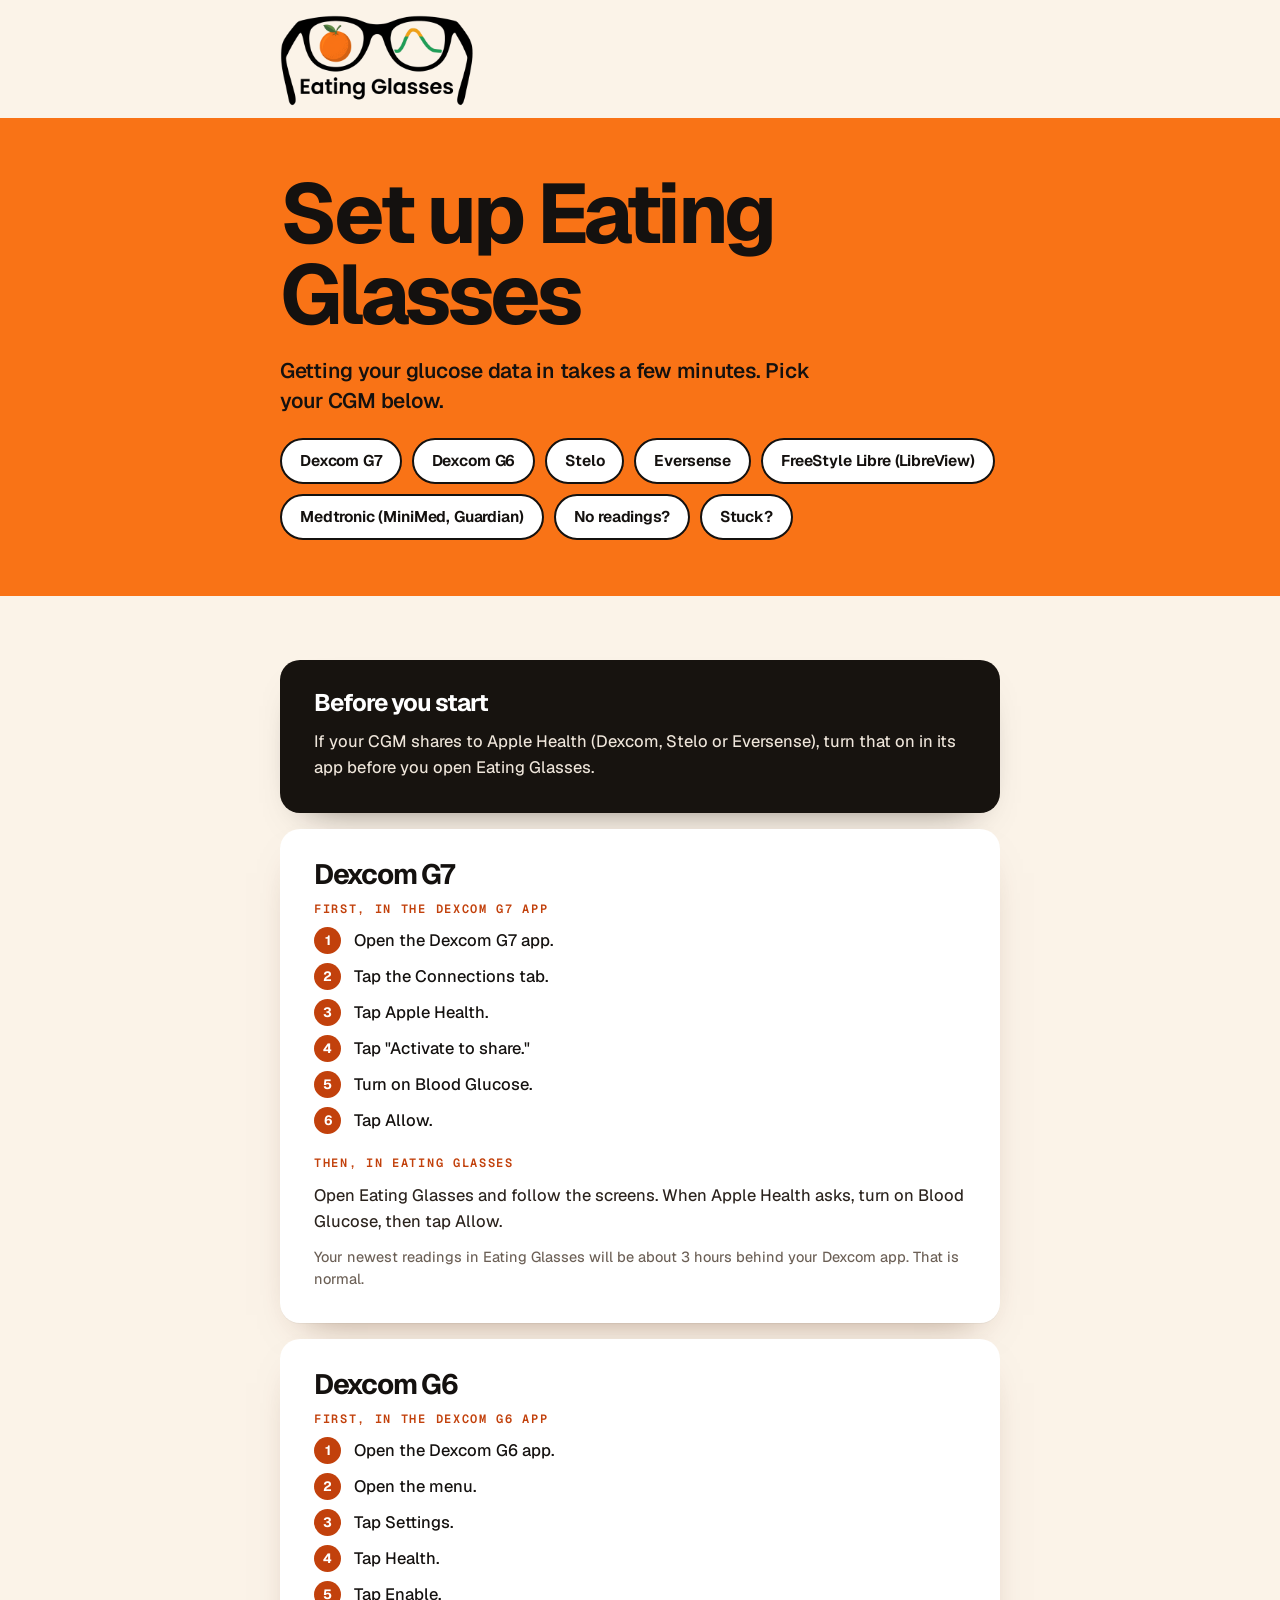
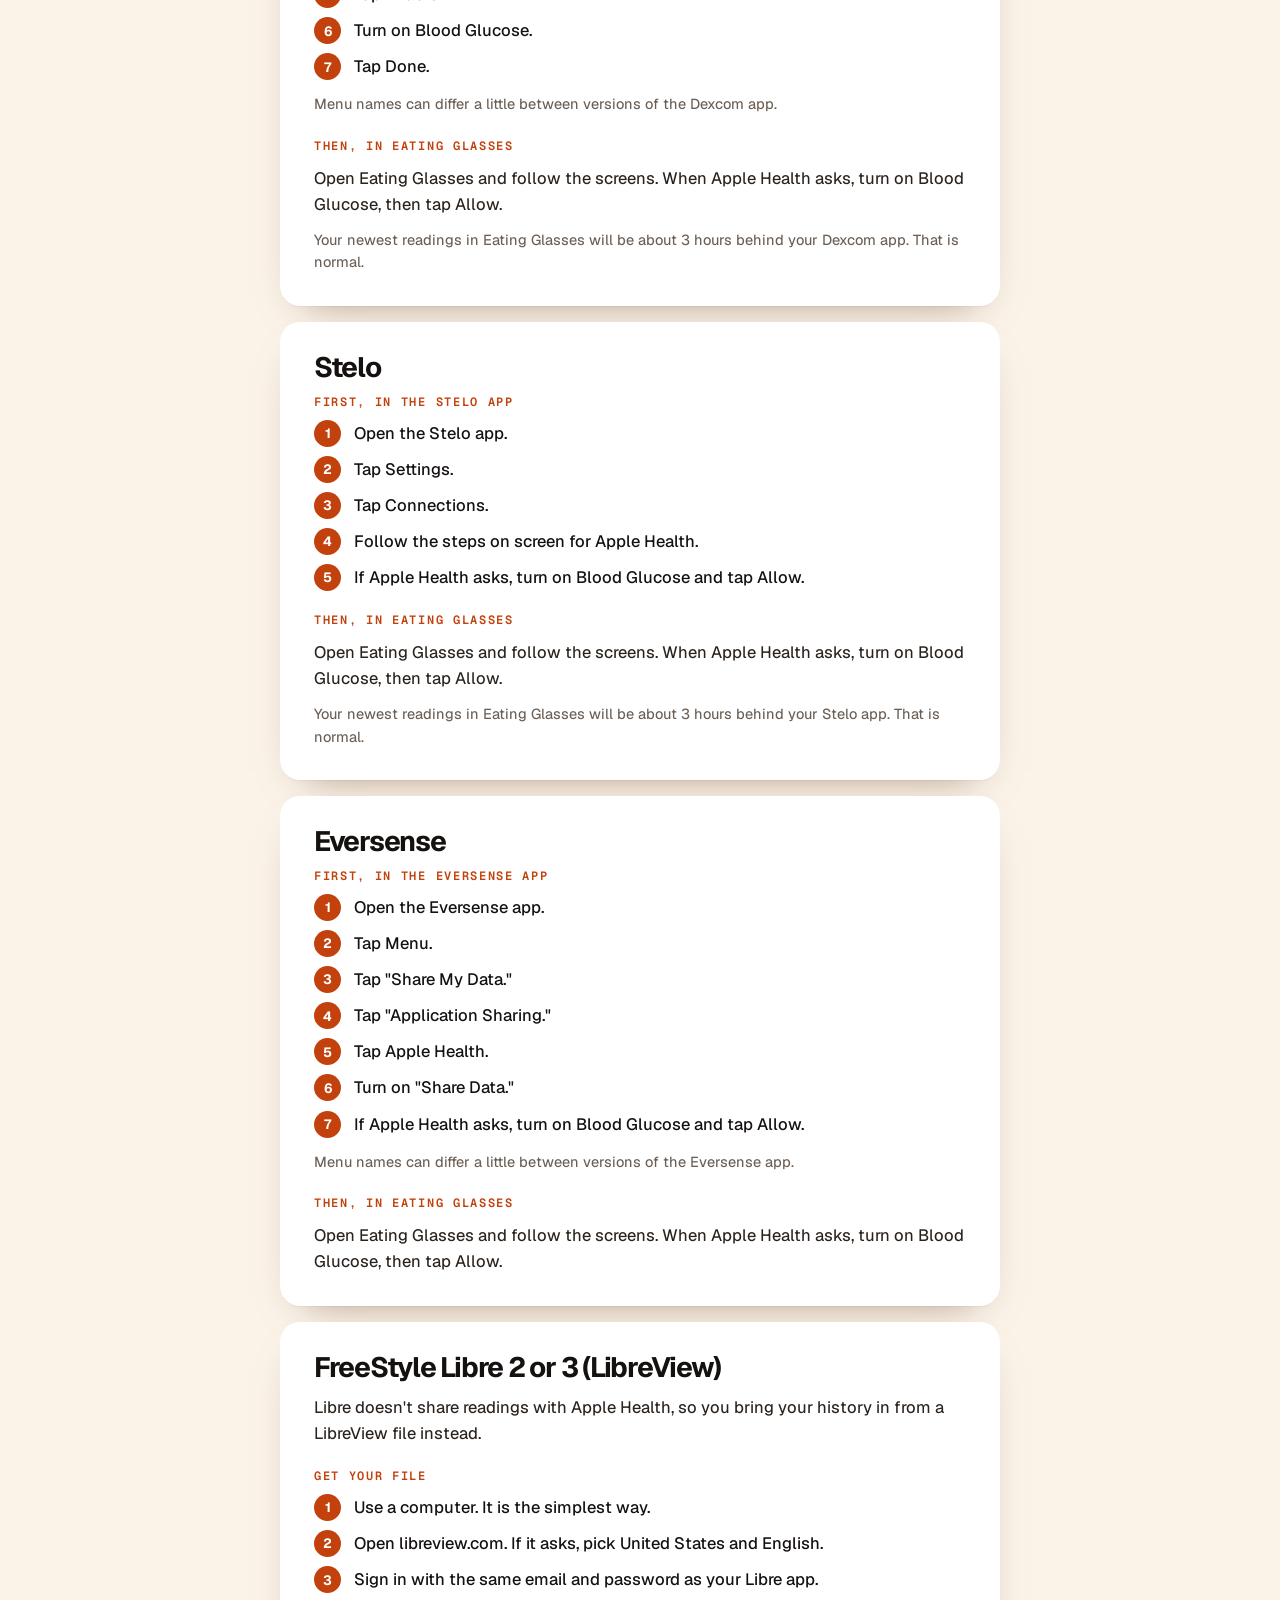
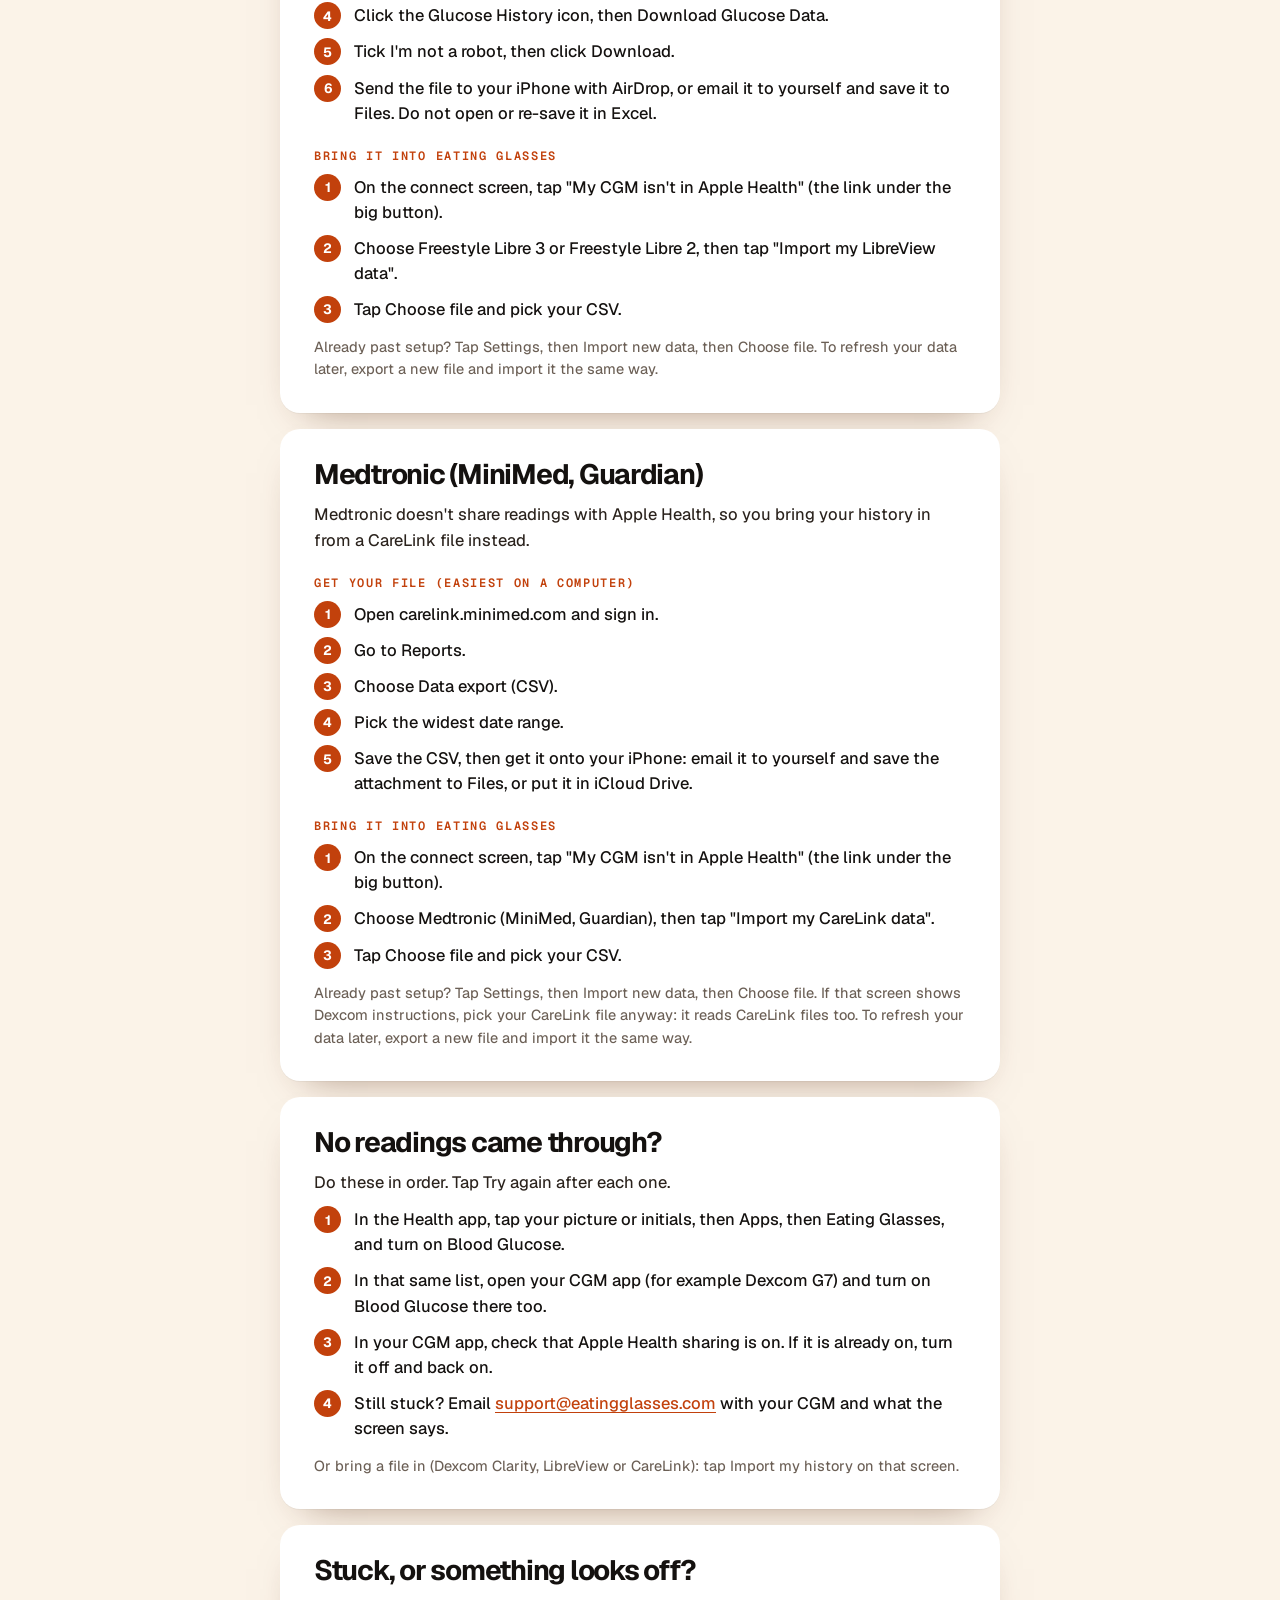
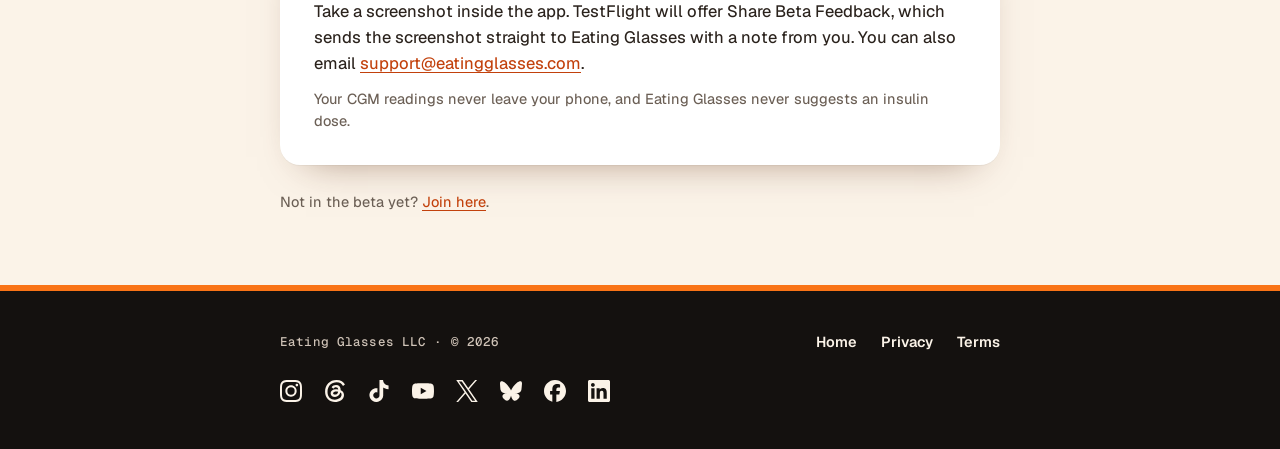
<file: setup/index.html>
<!DOCTYPE html>
<html lang="en">
<head>
<meta charset="utf-8" />
<meta name="viewport" content="width=device-width, initial-scale=1" />
<title>Set up Eating Glasses</title>
<meta name="description" content="How to get your CGM data into Eating Glasses: Dexcom G6, G7, Stelo and Eversense through Apple Health, FreeStyle Libre through a LibreView export, Medtronic through a CareLink export." />
<meta name="theme-color" content="#f97316" />
<link rel="icon" type="image/png" href="/favicon.png?v=4" />
<link rel="apple-touch-icon" href="/favicon.png?v=4" />
<link rel="preload" href="/fonts/Geist-latin-variable.woff2" as="font" type="font/woff2" crossorigin />
<link rel="stylesheet" href="/site.css?v=4" />
<style>
/* setup: orange hero with the jump chips, then one card per CGM */
  .hero{ padding:34px 0 40px; }
  .hero h1{ font-size:clamp(46px,13vw,84px); margin:0 0 20px; }
  .hero p.lead{ font-size:clamp(18px,2.2vw,21px); line-height:1.45; font-weight:560; color:var(--ink); max-width:40ch; margin:0 0 6px; letter-spacing:-.012em; }
  .jumps{ display:flex; flex-wrap:wrap; gap:10px; margin:22px 0 0; padding:0; list-style:none; }
  .jumps a{ display:inline-flex; align-items:center; min-height:46px; padding:8px 18px; border:2px solid var(--ink); border-radius:999px; background:#fff; font-size:15.5px; font-weight:650; letter-spacing:-.01em; text-decoration:none; color:var(--ink); }
  .jumps a:hover{ background:var(--ink); color:var(--cream); }

  .cards{ display:grid; gap:16px; }
  .card{ padding:24px 22px 26px; scroll-margin-top:16px; }
  .card h2{ font-size:28px; letter-spacing:-.045em; line-height:1.08; margin:0 0 12px; }
  .card h3{ font-family:var(--mono); font-size:12px; font-weight:600; letter-spacing:.14em; text-transform:uppercase; color:var(--oink); margin:22px 0 10px; line-height:1.4; }
  .card h2 + h3{ margin-top:8px; }
  .card p{ font-size:16.5px; line-height:1.58; color:var(--body); margin:0 0 12px; }
  .card p:last-child{ margin-bottom:0; }
  .card ol{ list-style:none; margin:0 0 14px; padding:0; counter-reset:n; }
  .card li{ counter-increment:n; position:relative; padding:0 0 0 40px; margin:0 0 11px; font-size:16.5px; line-height:1.52; color:var(--ink); font-weight:480; }
  .card li::before{ content:counter(n); position:absolute; left:0; top:-1px; width:27px; height:27px; border-radius:50%; background:var(--oink); color:#fff; font-weight:700; font-size:13.5px; display:flex; align-items:center; justify-content:center; }
  .card .small, .small{ font-size:14.5px; line-height:1.55; color:var(--muted); }
  .card-ink p, .card-ink .small{ color:var(--soft-ink); }
  .card-ink h2{ color:#fff; font-size:24px; }
  .after{ margin-top:26px; }
  .tailband{ padding:44px 0 56px; }

  @media (min-width:700px){
    .hero{ padding:56px 0 56px; }
    .card{ padding:30px 34px 32px; }
    .tailband{ padding:64px 0 72px; }
  }
  .eg-head .wrap, .eg-foot .wrap{ max-width:760px; }
</style>
</head>
<body>
  <header class="eg-head">
    <div class="wrap">
      <a class="home" href="/" aria-label="Eating Glasses home"><img src="/logo-light.png" alt="Eating Glasses" width="1248" height="832" /></a>
    </div>
  </header>

  <main>
    <section class="band band-or on-or hero">
      <div class="wrap narrow">
        <h1 class="display">Set up Eating Glasses</h1>
        <p class="lead">Getting your glucose data in takes a few minutes. Pick your CGM below.</p>
        <ul class="jumps" aria-label="Jump to your CGM">
          <li><a href="#dexcom-g7">Dexcom G7</a></li>
          <li><a href="#dexcom-g6">Dexcom G6</a></li>
          <li><a href="#stelo">Stelo</a></li>
          <li><a href="#eversense">Eversense</a></li>
          <li><a href="#libre">FreeStyle Libre (LibreView)</a></li>
          <li><a href="#medtronic">Medtronic (MiniMed, Guardian)</a></li>
          <li><a href="#no-readings">No readings?</a></li>
          <li><a href="#help">Stuck?</a></li>
        </ul>
      </div>
    </section>

    <div class="band band-cr tailband">
      <div class="wrap narrow">
        <div class="cards">
          <div class="card card-ink soft">
        <h2>Before you start</h2>
        <p>If your CGM shares to Apple Health (Dexcom, Stelo or Eversense), turn that on in its app before you open Eating Glasses.</p>
      </div>

      <div class="card" id="dexcom-g7">
        <h2>Dexcom G7</h2>
        <h3>First, in the Dexcom G7 app</h3>
        <ol>
          <li>Open the Dexcom G7 app.</li>
          <li>Tap the Connections tab.</li>
          <li>Tap Apple Health.</li>
          <li>Tap "Activate to share."</li>
          <li>Turn on Blood Glucose.</li>
          <li>Tap Allow.</li>
        </ol>
        <h3>Then, in Eating Glasses</h3>
        <p>Open Eating Glasses and follow the screens. When Apple Health asks, turn on Blood Glucose, then tap Allow.</p>
        <p class="small">Your newest readings in Eating Glasses will be about 3 hours behind your Dexcom app. That is normal.</p>
      </div>

      <div class="card" id="dexcom-g6">
        <h2>Dexcom G6</h2>
        <h3>First, in the Dexcom G6 app</h3>
        <ol>
          <li>Open the Dexcom G6 app.</li>
          <li>Open the menu.</li>
          <li>Tap Settings.</li>
          <li>Tap Health.</li>
          <li>Tap Enable.</li>
          <li>Turn on Blood Glucose.</li>
          <li>Tap Done.</li>
        </ol>
        <p class="small">Menu names can differ a little between versions of the Dexcom app.</p>
        <h3>Then, in Eating Glasses</h3>
        <p>Open Eating Glasses and follow the screens. When Apple Health asks, turn on Blood Glucose, then tap Allow.</p>
        <p class="small">Your newest readings in Eating Glasses will be about 3 hours behind your Dexcom app. That is normal.</p>
      </div>

      <div class="card" id="stelo">
        <h2>Stelo</h2>
        <h3>First, in the Stelo app</h3>
        <ol>
          <li>Open the Stelo app.</li>
          <li>Tap Settings.</li>
          <li>Tap Connections.</li>
          <li>Follow the steps on screen for Apple Health.</li>
          <li>If Apple Health asks, turn on Blood Glucose and tap Allow.</li>
        </ol>
        <h3>Then, in Eating Glasses</h3>
        <p>Open Eating Glasses and follow the screens. When Apple Health asks, turn on Blood Glucose, then tap Allow.</p>
        <p class="small">Your newest readings in Eating Glasses will be about 3 hours behind your Stelo app. That is normal.</p>
      </div>

      <div class="card" id="eversense">
        <h2>Eversense</h2>
        <h3>First, in the Eversense app</h3>
        <ol>
          <li>Open the Eversense app.</li>
          <li>Tap Menu.</li>
          <li>Tap "Share My Data."</li>
          <li>Tap "Application Sharing."</li>
          <li>Tap Apple Health.</li>
          <li>Turn on "Share Data."</li>
          <li>If Apple Health asks, turn on Blood Glucose and tap Allow.</li>
        </ol>
        <p class="small">Menu names can differ a little between versions of the Eversense app.</p>
        <h3>Then, in Eating Glasses</h3>
        <p>Open Eating Glasses and follow the screens. When Apple Health asks, turn on Blood Glucose, then tap Allow.</p>
      </div>

      <div class="card" id="libre">
        <h2>FreeStyle Libre 2 or 3 (LibreView)</h2>
        <p>Libre doesn't share readings with Apple Health, so you bring your history in from a LibreView file instead.</p>
        <h3>Get your file</h3>
        <ol>
          <li>Use a computer. It is the simplest way.</li>
          <li>Open libreview.com. If it asks, pick United States and English.</li>
          <li>Sign in with the same email and password as your Libre app.</li>
          <li>Click the Glucose History icon, then Download Glucose Data.</li>
          <li>Tick I'm not a robot, then click Download.</li>
          <li>Send the file to your iPhone with AirDrop, or email it to yourself and save it to Files. Do not open or re-save it in Excel.</li>
        </ol>
        <h3>Bring it into Eating Glasses</h3>
        <ol>
          <li>On the connect screen, tap "My CGM isn't in Apple Health" (the link under the big button).</li>
          <li>Choose Freestyle Libre 3 or Freestyle Libre 2, then tap "Import my LibreView data".</li>
          <li>Tap Choose file and pick your CSV.</li>
        </ol>
        <p class="small">Already past setup? Tap Settings, then Import new data, then Choose file. To refresh your data later, export a new file and import it the same way.</p>
      </div>

      <div class="card" id="medtronic">
        <h2>Medtronic (MiniMed, Guardian)</h2>
        <p>Medtronic doesn't share readings with Apple Health, so you bring your history in from a CareLink file instead.</p>
        <h3>Get your file (easiest on a computer)</h3>
        <ol>
          <li>Open carelink.minimed.com and sign in.</li>
          <li>Go to Reports.</li>
          <li>Choose Data export (CSV).</li>
          <li>Pick the widest date range.</li>
          <li>Save the CSV, then get it onto your iPhone: email it to yourself and save the attachment to Files, or put it in iCloud Drive.</li>
        </ol>
        <h3>Bring it into Eating Glasses</h3>
        <ol>
          <li>On the connect screen, tap "My CGM isn't in Apple Health" (the link under the big button).</li>
          <li>Choose Medtronic (MiniMed, Guardian), then tap "Import my CareLink data".</li>
          <li>Tap Choose file and pick your CSV.</li>
        </ol>
        <p class="small">Already past setup? Tap Settings, then Import new data, then Choose file. If that screen shows Dexcom instructions, pick your CareLink file anyway: it reads CareLink files too. To refresh your data later, export a new file and import it the same way.</p>
      </div>

      <div class="card" id="no-readings">
        <h2>No readings came through?</h2>
        <p>Do these in order. Tap Try again after each one.</p>
        <ol>
          <li>In the Health app, tap your picture or initials, then Apps, then Eating Glasses, and turn on Blood Glucose.</li>
          <li>In that same list, open your CGM app (for example Dexcom G7) and turn on Blood Glucose there too.</li>
          <li>In your CGM app, check that Apple Health sharing is on. If it is already on, turn it off and back on.</li>
          <li>Still stuck? Email <a href="mailto:support@eatingglasses.com">support@eatingglasses.com</a> with your CGM and what the screen says.</li>
        </ol>
        <p class="small">Or bring a file in (Dexcom Clarity, LibreView or CareLink): tap Import my history on that screen.</p>
      </div>

      <div class="card" id="help">
        <h2>Stuck, or something looks off?</h2>
        <p>Take a screenshot inside the app. TestFlight will offer Share Beta Feedback, which sends the screenshot straight to Eating Glasses with a note from you. You can also email <a href="mailto:support@eatingglasses.com">support@eatingglasses.com</a>.</p>
        <p class="small">Your CGM readings never leave your phone, and Eating Glasses never suggests an insulin dose.</p>
      </div>
        </div>

        <p class="small after">Not in the beta yet? <a href="/beta/">Join here</a>.</p>
      </div>
    </div>
  </main>

  <footer class="eg-foot">
    <div class="wrap">
      <span class="who">Eating Glasses LLC · © 2026</span>
      <nav><a href="/">Home</a><a href="/privacy.html">Privacy</a><a href="/terms.html">Terms</a></nav>
      <nav class="soc" aria-label="Follow Eating Glasses"><a href="https://www.instagram.com/eatingglasses/" target="_blank" rel="noopener" aria-label="Eating Glasses on Instagram"><svg viewBox="0 0 24 24" width="22" height="22" fill="currentColor" aria-hidden="true" focusable="false"><path d="M7.0301.084c-1.2768.0602-2.1487.264-2.911.5634-.7888.3075-1.4575.72-2.1228 1.3877-.6652.6677-1.075 1.3368-1.3802 2.127-.2954.7638-.4956 1.6365-.552 2.914-.0564 1.2775-.0689 1.6882-.0626 4.947.0062 3.2586.0206 3.6671.0825 4.9473.061 1.2765.264 2.1482.5635 2.9107.308.7889.72 1.4573 1.388 2.1228.6679.6655 1.3365 1.0743 2.1285 1.38.7632.295 1.6361.4961 2.9134.552 1.2773.056 1.6884.069 4.9462.0627 3.2578-.0062 3.668-.0207 4.9478-.0814 1.28-.0607 2.147-.2652 2.9098-.5633.7889-.3086 1.4578-.72 2.1228-1.3881.665-.6682 1.0745-1.3378 1.3795-2.1284.2957-.7632.4966-1.636.552-2.9124.056-1.2809.0692-1.6898.063-4.948-.0063-3.2583-.021-3.6668-.0817-4.9465-.0607-1.2797-.264-2.1487-.5633-2.9117-.3084-.7889-.72-1.4568-1.3876-2.1228C21.2982 1.33 20.628.9208 19.8378.6165 19.074.321 18.2017.1197 16.9244.0645 15.6471.0093 15.236-.005 11.977.0014 8.718.0076 8.31.0215 7.0301.0839m.1402 21.6932c-1.17-.0509-1.8053-.2453-2.2287-.408-.5606-.216-.96-.4771-1.3819-.895-.422-.4178-.6811-.8186-.9-1.378-.1644-.4234-.3624-1.058-.4171-2.228-.0595-1.2645-.072-1.6442-.079-4.848-.007-3.2037.0053-3.583.0607-4.848.05-1.169.2456-1.805.408-2.2282.216-.5613.4762-.96.895-1.3816.4188-.4217.8184-.6814 1.3783-.9003.423-.1651 1.0575-.3614 2.227-.4171 1.2655-.06 1.6447-.072 4.848-.079 3.2033-.007 3.5835.005 4.8495.0608 1.169.0508 1.8053.2445 2.228.408.5608.216.96.4754 1.3816.895.4217.4194.6816.8176.9005 1.3787.1653.4217.3617 1.056.4169 2.2263.0602 1.2655.0739 1.645.0796 4.848.0058 3.203-.0055 3.5834-.061 4.848-.051 1.17-.245 1.8055-.408 2.2294-.216.5604-.4763.96-.8954 1.3814-.419.4215-.8181.6811-1.3783.9-.4224.1649-1.0577.3617-2.2262.4174-1.2656.0595-1.6448.072-4.8493.079-3.2045.007-3.5825-.006-4.848-.0608M16.953 5.5864A1.44 1.44 0 1 0 18.39 4.144a1.44 1.44 0 0 0-1.437 1.4424M5.8385 12.012c.0067 3.4032 2.7706 6.1557 6.173 6.1493 3.4026-.0065 6.157-2.7701 6.1506-6.1733-.0065-3.4032-2.771-6.1565-6.174-6.1498-3.403.0067-6.156 2.771-6.1496 6.1738M8 12.0077a4 4 0 1 1 4.008 3.9921A3.9996 3.9996 0 0 1 8 12.0077"/></svg></a><a href="https://www.threads.com/@eatingglasses" target="_blank" rel="noopener" aria-label="Eating Glasses on Threads"><svg viewBox="0 0 24 24" width="22" height="22" fill="currentColor" aria-hidden="true" focusable="false"><path d="M18.263 11.097c-.03-3.486-1.92-5.586-5.111-5.586-2.13 0-3.922.963-4.863 2.499l2.062 1.438c.535-.843 1.272-1.543 2.628-1.543 1.528 0 2.318.85 2.544 2.431a15 15 0 0 0-2.236-.173c-4.125 0-6.068 1.867-6.068 4.336s1.943 3.99 4.804 3.99c3.139 0 5.013-2.115 5.781-4.735.798.361 1.348 1.204 1.348 2.47 0 3.387-3.907 5.232-7.22 5.232-4.885 0-8.077-3.207-8.077-8.424 0-6.392 4.223-10.487 9.9-10.487 3.808 0 5.69 1.671 6.97 3.914l2.108-1.475C21.44 2.078 18.331 0 13.663 0 6.227 0 1.168 5.277 1.168 12.934c0 7 4.953 11.066 10.856 11.066 4.878 0 9.809-2.846 9.809-7.716 0-2.545-1.46-4.231-3.569-5.187m-6.33 4.855c-1.077 0-2.026-.512-2.026-1.453 0-1.483 1.822-1.934 3.606-1.934.678 0 1.34.045 1.927.173-.422 1.927-1.671 3.215-3.508 3.214Z"/></svg></a><a href="https://www.tiktok.com/@eating.glasses" target="_blank" rel="noopener" aria-label="Eating Glasses on TikTok"><svg viewBox="0 0 24 24" width="22" height="22" fill="currentColor" aria-hidden="true" focusable="false"><path d="M12.525.02c1.31-.02 2.61-.01 3.91-.02.08 1.53.63 3.09 1.75 4.17 1.12 1.11 2.7 1.62 4.24 1.79v4.03c-1.44-.05-2.89-.35-4.2-.97-.57-.26-1.1-.59-1.62-.93-.01 2.92.01 5.84-.02 8.75-.08 1.4-.54 2.79-1.35 3.94-1.31 1.92-3.58 3.17-5.91 3.21-1.43.08-2.86-.31-4.08-1.03-2.02-1.19-3.44-3.37-3.65-5.71-.02-.5-.03-1-.01-1.49.18-1.9 1.12-3.72 2.58-4.96 1.66-1.44 3.98-2.13 6.15-1.72.02 1.48-.04 2.96-.04 4.44-.99-.32-2.15-.23-3.02.37-.63.41-1.11 1.04-1.36 1.75-.21.51-.15 1.07-.14 1.61.24 1.64 1.82 3.02 3.5 2.87 1.12-.01 2.19-.66 2.77-1.61.19-.33.4-.67.41-1.06.1-1.79.06-3.57.07-5.36.01-4.03-.01-8.05.02-12.07z"/></svg></a><a href="https://www.youtube.com/@Eating_Glasses" target="_blank" rel="noopener" aria-label="Eating Glasses on YouTube"><svg viewBox="0 0 24 24" width="22" height="22" fill="currentColor" aria-hidden="true" focusable="false"><path d="M23.498 6.186a3.016 3.016 0 0 0-2.122-2.136C19.505 3.545 12 3.545 12 3.545s-7.505 0-9.377.505A3.017 3.017 0 0 0 .502 6.186C0 8.07 0 12 0 12s0 3.93.502 5.814a3.016 3.016 0 0 0 2.122 2.136c1.871.505 9.376.505 9.376.505s7.505 0 9.377-.505a3.015 3.015 0 0 0 2.122-2.136C24 15.93 24 12 24 12s0-3.93-.502-5.814zM9.545 15.568V8.432L15.818 12l-6.273 3.568z"/></svg></a><a href="https://x.com/eating_glasses" target="_blank" rel="noopener" aria-label="Eating Glasses on X"><svg viewBox="0 0 24 24" width="22" height="22" fill="currentColor" aria-hidden="true" focusable="false"><path d="M14.234 10.162 22.977 0h-2.072l-7.591 8.824L7.251 0H.258l9.168 13.343L.258 24H2.33l8.016-9.318L16.749 24h6.993zm-2.837 3.299-.929-1.329L3.076 1.56h3.182l5.965 8.532.929 1.329 7.754 11.09h-3.182z"/></svg></a><a href="https://bsky.app/profile/eatingglasses.bsky.social" target="_blank" rel="noopener" aria-label="Eating Glasses on Bluesky"><svg viewBox="0 0 24 24" width="22" height="22" fill="currentColor" aria-hidden="true" focusable="false"><path d="M5.202 2.857C7.954 4.922 10.913 9.11 12 11.358c1.087-2.247 4.046-6.436 6.798-8.501C20.783 1.366 24 .213 24 3.883c0 .732-.42 6.156-.667 7.037-.856 3.061-3.978 3.842-6.755 3.37 4.854.826 6.089 3.562 3.422 6.299-5.065 5.196-7.28-1.304-7.847-2.97-.104-.305-.152-.448-.153-.327 0-.121-.05.022-.153.327-.568 1.666-2.782 8.166-7.847 2.97-2.667-2.737-1.432-5.473 3.422-6.3-2.777.473-5.899-.308-6.755-3.369C.42 10.04 0 4.615 0 3.883c0-3.67 3.217-2.517 5.202-1.026"/></svg></a><a href="https://www.facebook.com/profile.php?id=61596653739234" target="_blank" rel="noopener" aria-label="Eating Glasses on Facebook"><svg viewBox="0 0 24 24" width="22" height="22" fill="currentColor" aria-hidden="true" focusable="false"><path d="M9.101 23.691v-7.98H6.627v-3.667h2.474v-1.58c0-4.085 1.848-5.978 5.858-5.978.401 0 .955.042 1.468.103a8.68 8.68 0 0 1 1.141.195v3.325a8.623 8.623 0 0 0-.653-.036 26.805 26.805 0 0 0-.733-.009c-.707 0-1.259.096-1.675.309a1.686 1.686 0 0 0-.679.622c-.258.42-.374.995-.374 1.752v1.297h3.919l-.386 2.103-.287 1.564h-3.246v8.245C19.396 23.238 24 18.179 24 12.044c0-6.627-5.373-12-12-12s-12 5.373-12 12c0 5.628 3.874 10.35 9.101 11.647Z"/></svg></a><a href="https://www.linkedin.com/company/eatingglasses/" target="_blank" rel="noopener" aria-label="Eating Glasses on LinkedIn"><svg viewBox="0 0 24 24" width="22" height="22" fill="currentColor" aria-hidden="true" focusable="false"><path d="M20.447 20.452h-3.554v-5.569c0-1.328-.027-3.037-1.852-3.037-1.853 0-2.136 1.445-2.136 2.939v5.667H9.351V9h3.414v1.561h.046c.477-.9 1.637-1.85 3.37-1.85 3.601 0 4.267 2.37 4.267 5.455v6.286zM5.337 7.433c-1.144 0-2.063-.926-2.063-2.065 0-1.138.92-2.063 2.063-2.063 1.14 0 2.064.925 2.064 2.063 0 1.139-.925 2.065-2.064 2.065zm1.782 13.019H3.555V9h3.564v11.452zM22.225 0H1.771C.792 0 0 .774 0 1.729v20.542C0 23.227.792 24 1.771 24h20.451C23.2 24 24 23.227 24 22.271V1.729C24 .774 23.2 0 22.222 0h.003z"/></svg></a></nav>
    </div>
  </footer>
</body>
</html>
</file>
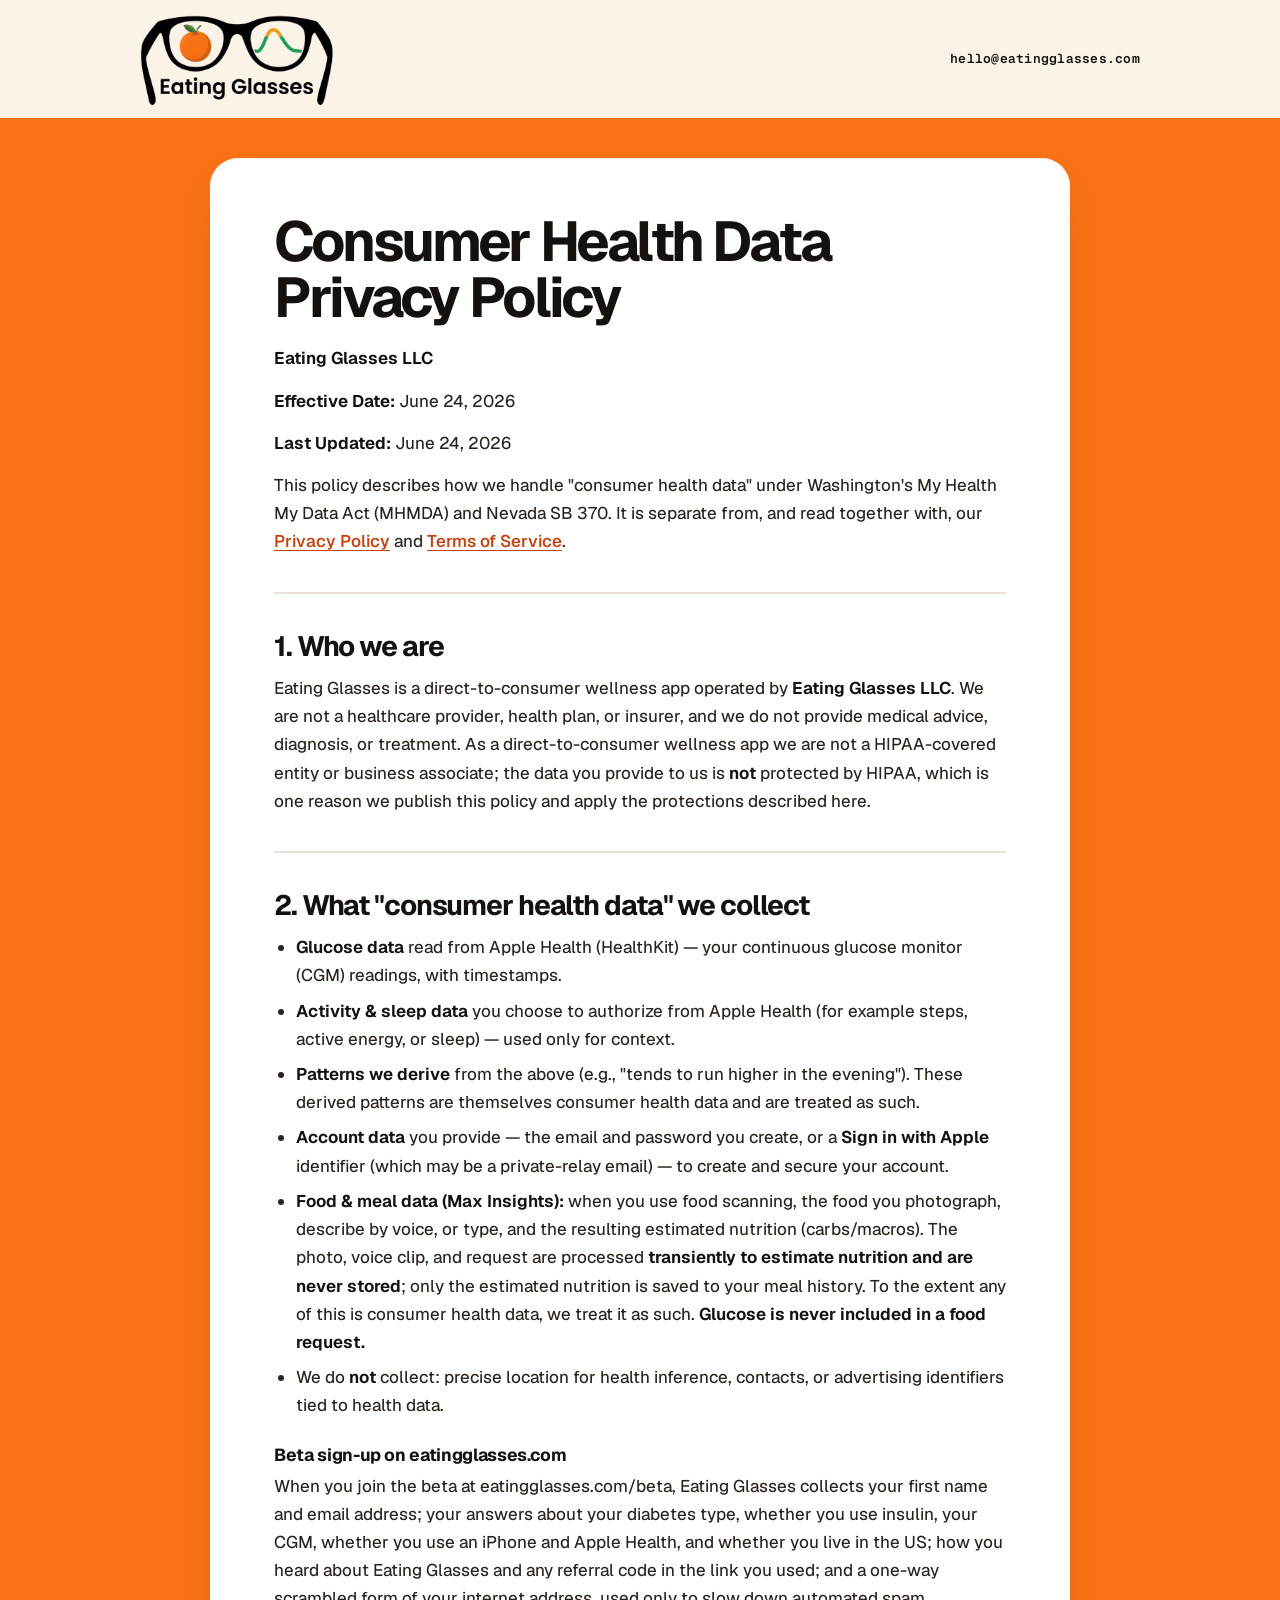
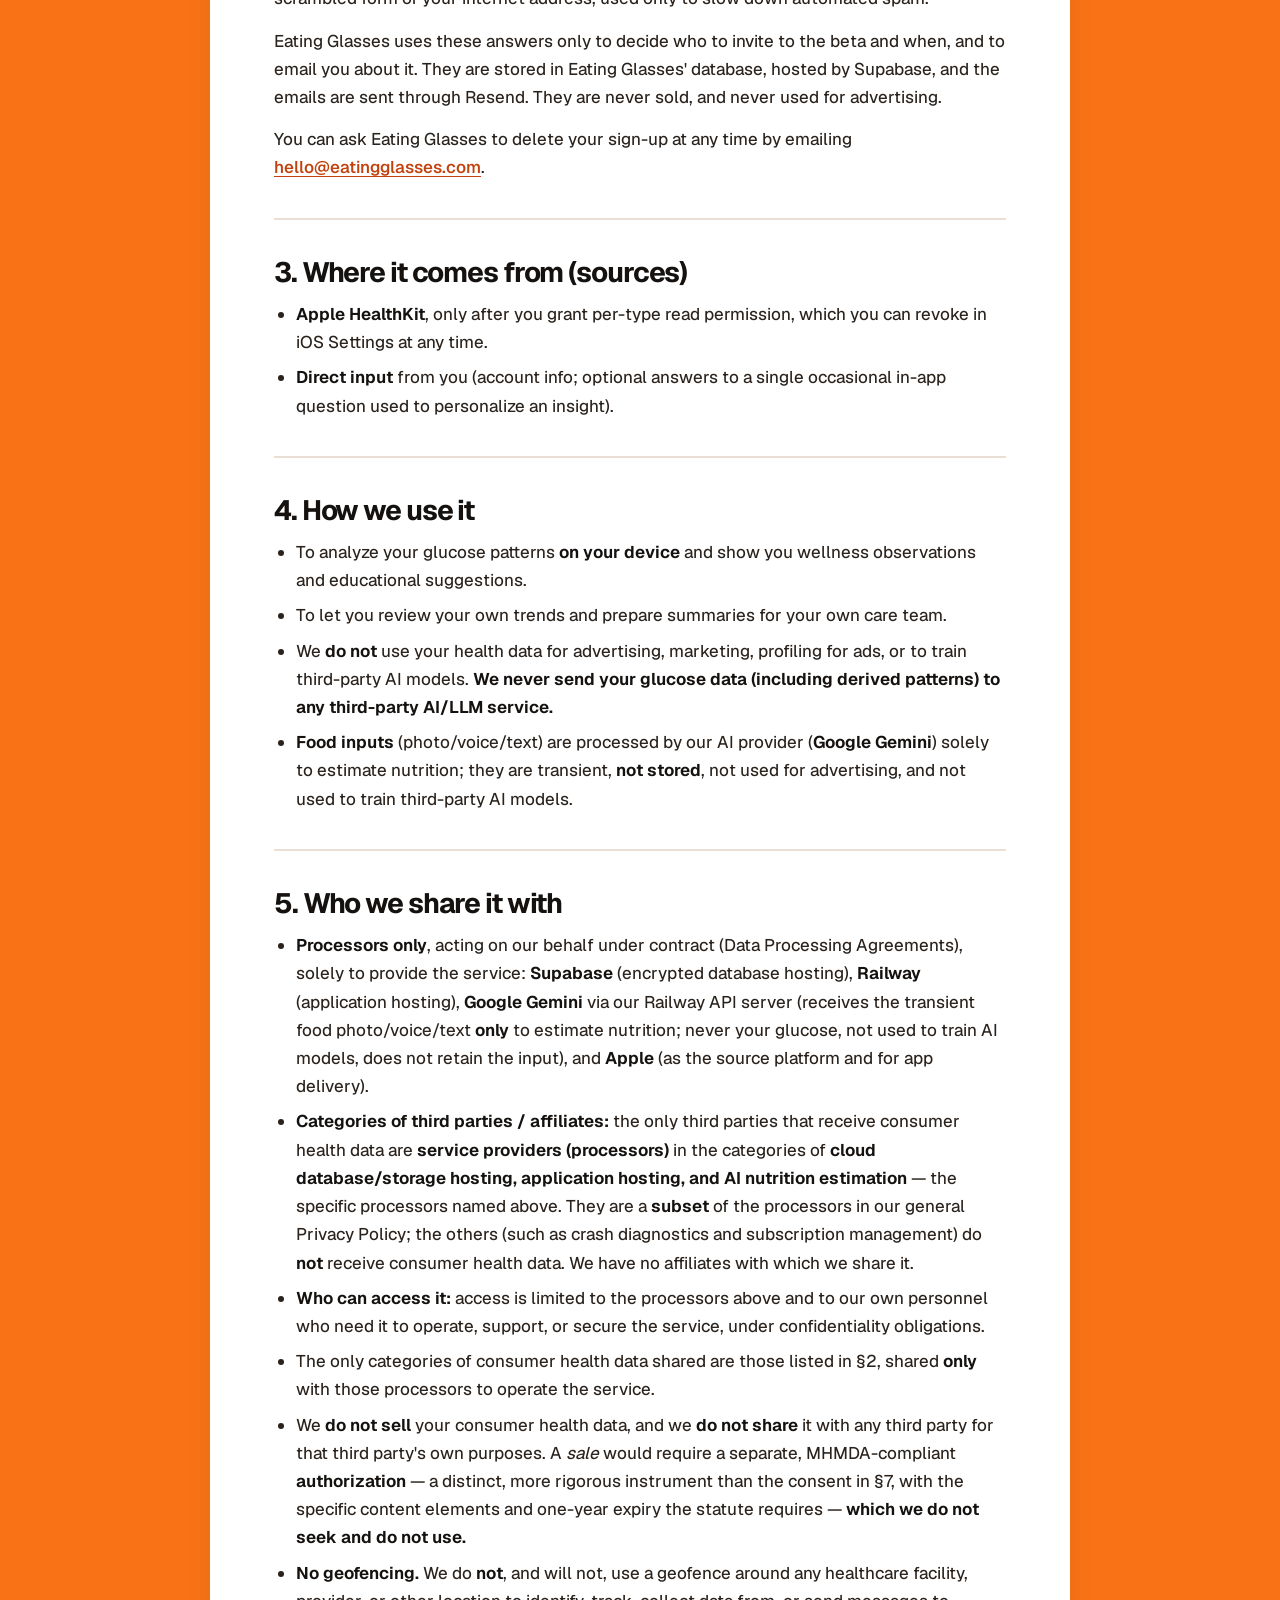
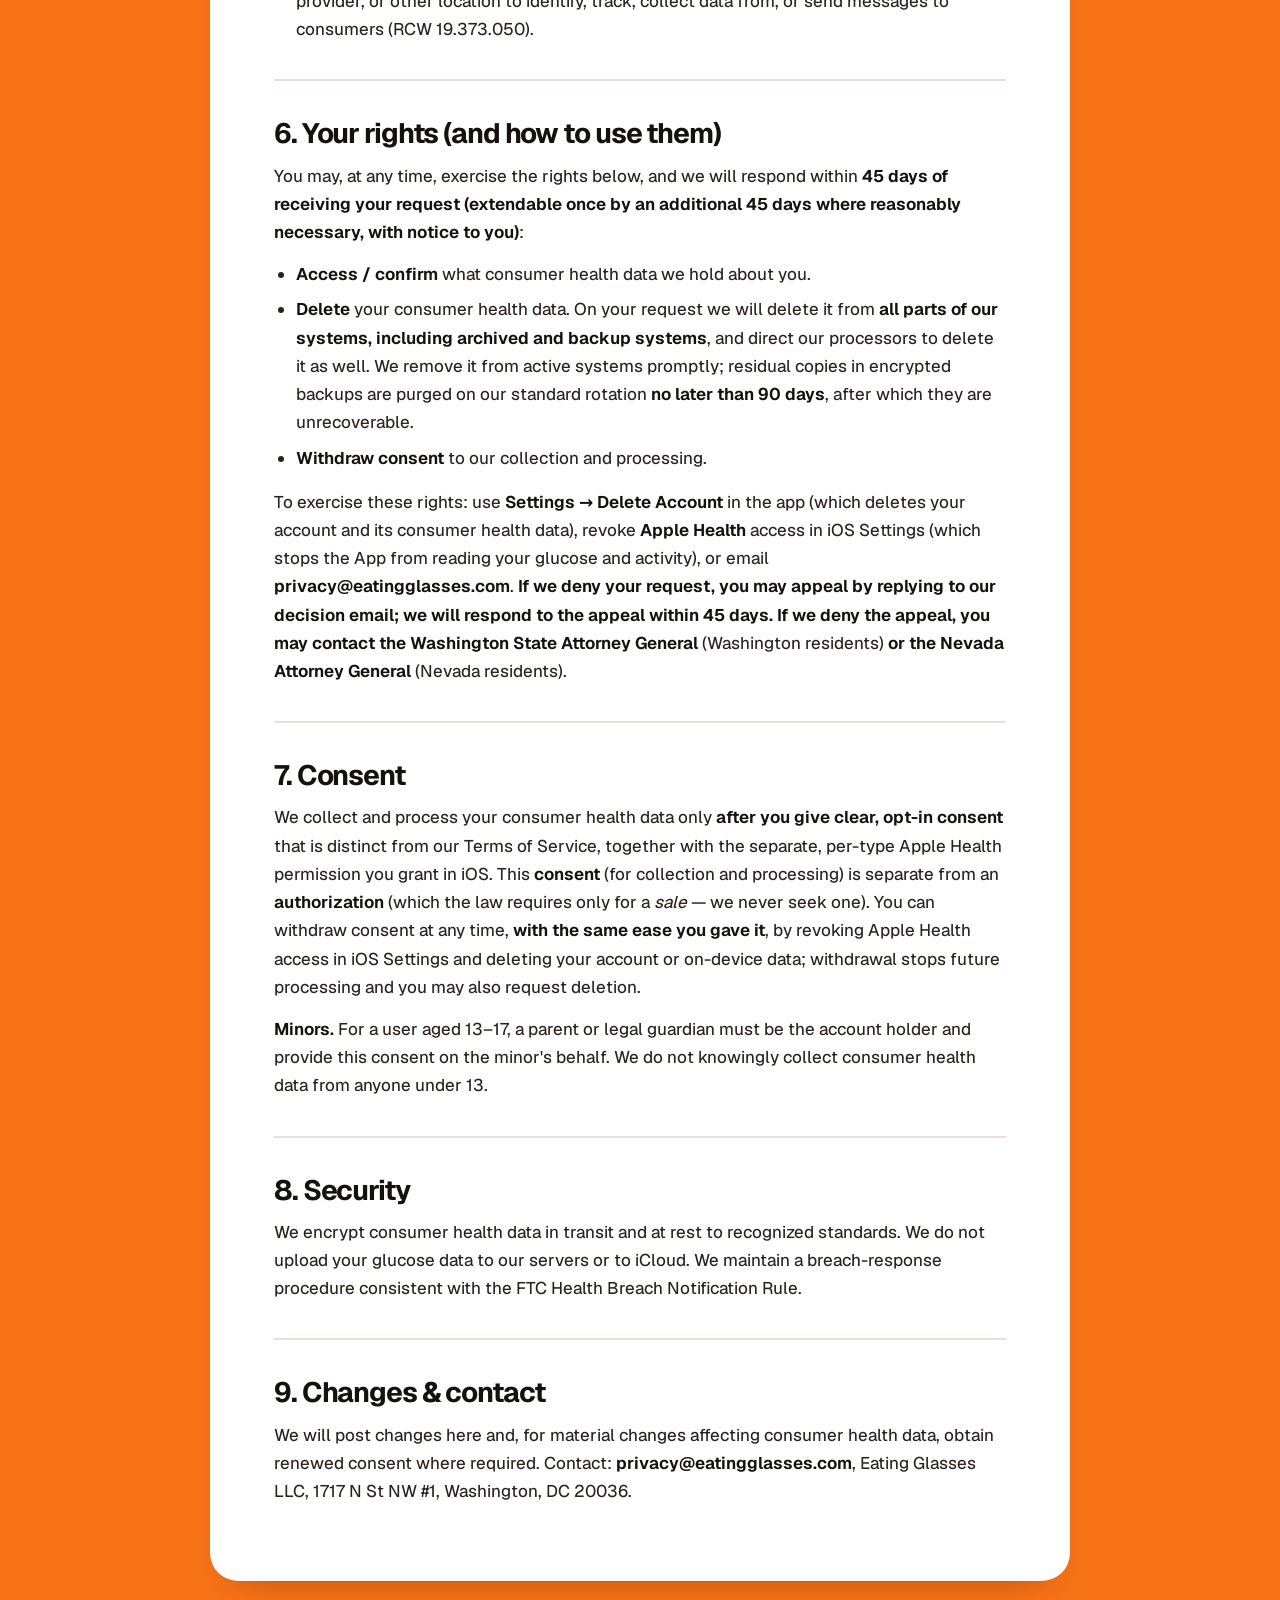
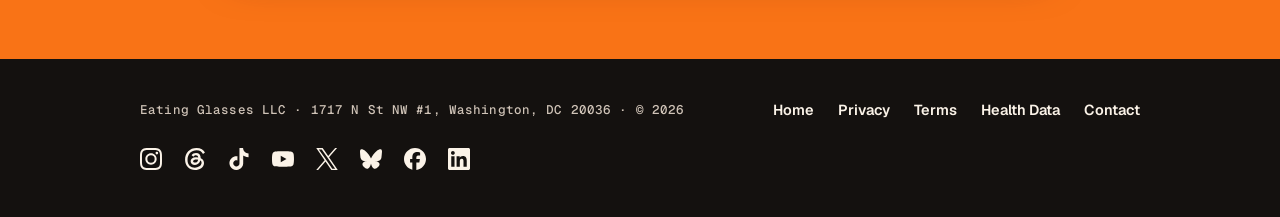
<file: chd.html>
<!DOCTYPE html><html lang="en"><head><meta charset="utf-8" /><meta name="viewport" content="width=device-width, initial-scale=1" /><title>Consumer Health Data Privacy Policy — Eating Glasses</title><meta name="description" content="Consumer Health Data Privacy Policy (Washington My Health My Data Act, Nevada SB 370) for the Eating Glasses app, by Eating Glasses LLC." /><meta name="theme-color" content="#f97316" /><link rel="preload" href="/fonts/Geist-latin-variable.woff2" as="font" type="font/woff2" crossorigin />
<link rel="stylesheet" href="/site.css?v=4" />
<link rel="stylesheet" href="/legal.css?v=2" /><link rel="icon" type="image/png" href="/favicon.png?v=4" /><link rel="apple-touch-icon" href="/favicon.png?v=4" /></head>
<body>
<header class="eg-head">
  <div class="wrap">
    <a class="home" href="/"><img src="logo-light.png" alt="Eating Glasses" width="1248" height="832" /></a>
    <a class="contact" href="mailto:hello@eatingglasses.com">hello@eatingglasses.com</a>
  </div>
</header>
<main class="legal-field">
  <div class="wrap legal-wrap"><article class="legal"><h1>Consumer Health Data Privacy Policy</h1><p><strong>Eating Glasses LLC</strong></p><p><strong>Effective Date:</strong> June 24, 2026</p><p><strong>Last Updated:</strong> June 24, 2026</p><p>This policy describes how we handle "consumer health data" under Washington's My Health My Data Act (MHMDA) and Nevada SB 370. It is separate from, and read together with, our <a href="/privacy.html">Privacy Policy</a> and <a href="/terms.html">Terms of Service</a>.</p><hr><h2>1. Who we are</h2><p>Eating Glasses is a direct-to-consumer wellness app operated by <strong>Eating Glasses LLC</strong>. We are not a healthcare provider, health plan, or insurer, and we do not provide medical advice, diagnosis, or treatment. As a direct-to-consumer wellness app we are not a HIPAA-covered entity or business associate; the data you provide to us is <strong>not</strong> protected by HIPAA, which is one reason we publish this policy and apply the protections described here.</p><hr><h2>2. What "consumer health data" we collect</h2><ul><li><strong>Glucose data</strong> read from Apple Health (HealthKit) — your continuous glucose monitor (CGM) readings, with timestamps.</li><li><strong>Activity &amp; sleep data</strong> you choose to authorize from Apple Health (for example steps, active energy, or sleep) — used only for context.</li><li><strong>Patterns we derive</strong> from the above (e.g., "tends to run higher in the evening"). These derived patterns are themselves consumer health data and are treated as such.</li><li><strong>Account data</strong> you provide — the email and password you create, or a <strong>Sign in with Apple</strong> identifier (which may be a private-relay email) — to create and secure your account.</li><li><strong>Food &amp; meal data (Max Insights):</strong> when you use food scanning, the food you photograph, describe by voice, or type, and the resulting estimated nutrition (carbs/macros). The photo, voice clip, and request are processed <strong>transiently to estimate nutrition and are never stored</strong>; only the estimated nutrition is saved to your meal history. To the extent any of this is consumer health data, we treat it as such. <strong>Glucose is never included in a food request.</strong></li><li>We do <strong>not</strong> collect: precise location for health inference, contacts, or advertising identifiers tied to health data.</li></ul><h3>Beta sign-up on eatingglasses.com</h3><p>When you join the beta at eatingglasses.com/beta, Eating Glasses collects your first name and email address; your answers about your diabetes type, whether you use insulin, your CGM, whether you use an iPhone and Apple Health, and whether you live in the US; how you heard about Eating Glasses and any referral code in the link you used; and a one-way scrambled form of your internet address, used only to slow down automated spam.</p><p>Eating Glasses uses these answers only to decide who to invite to the beta and when, and to email you about it. They are stored in Eating Glasses' database, hosted by Supabase, and the emails are sent through Resend. They are never sold, and never used for advertising.</p><p>You can ask Eating Glasses to delete your sign-up at any time by emailing <a href="mailto:hello@eatingglasses.com">hello@eatingglasses.com</a>.</p><hr><h2>3. Where it comes from (sources)</h2><ul><li><strong>Apple HealthKit</strong>, only after you grant per-type read permission, which you can revoke in iOS Settings at any time.</li><li><strong>Direct input</strong> from you (account info; optional answers to a single occasional in-app question used to personalize an insight).</li></ul><hr><h2>4. How we use it</h2><ul><li>To analyze your glucose patterns <strong>on your device</strong> and show you wellness observations and educational suggestions.</li><li>To let you review your own trends and prepare summaries for your own care team.</li><li>We <strong>do not</strong> use your health data for advertising, marketing, profiling for ads, or to train third-party AI models. <strong>We never send your glucose data (including derived patterns) to any third-party AI/LLM service.</strong></li><li><strong>Food inputs</strong> (photo/voice/text) are processed by our AI provider (<strong>Google Gemini</strong>) solely to estimate nutrition; they are transient, <strong>not stored</strong>, not used for advertising, and not used to train third-party AI models.</li></ul><hr><h2>5. Who we share it with</h2><ul><li><strong>Processors only</strong>, acting on our behalf under contract (Data Processing Agreements), solely to provide the service: <strong>Supabase</strong> (encrypted database hosting), <strong>Railway</strong> (application hosting), <strong>Google Gemini</strong> via our Railway API server (receives the transient food photo/voice/text <strong>only</strong> to estimate nutrition; never your glucose, not used to train AI models, does not retain the input), and <strong>Apple</strong> (as the source platform and for app delivery).</li><li><strong>Categories of third parties / affiliates:</strong> the only third parties that receive consumer health data are <strong>service providers (processors)</strong> in the categories of <strong>cloud database/storage hosting, application hosting, and AI nutrition estimation</strong> — the specific processors named above. They are a <strong>subset</strong> of the processors in our general Privacy Policy; the others (such as crash diagnostics and subscription management) do <strong>not</strong> receive consumer health data. We have no affiliates with which we share it.</li><li><strong>Who can access it:</strong> access is limited to the processors above and to our own personnel who need it to operate, support, or secure the service, under confidentiality obligations.</li><li>The only categories of consumer health data shared are those listed in §2, shared <strong>only</strong> with those processors to operate the service.</li><li>We <strong>do not sell</strong> your consumer health data, and we <strong>do not share</strong> it with any third party for that third party's own purposes. A <em>sale</em> would require a separate, MHMDA-compliant <strong>authorization</strong> — a distinct, more rigorous instrument than the consent in §7, with the specific content elements and one-year expiry the statute requires — <strong>which we do not seek and do not use.</strong></li><li><strong>No geofencing.</strong> We do <strong>not</strong>, and will not, use a geofence around any healthcare facility, provider, or other location to identify, track, collect data from, or send messages to consumers (RCW 19.373.050).</li></ul><hr><h2>6. Your rights (and how to use them)</h2><p>You may, at any time, exercise the rights below, and we will respond within <strong>45 days of receiving your request (extendable once by an additional 45 days where reasonably necessary, with notice to you)</strong>:</p><ul><li><strong>Access / confirm</strong> what consumer health data we hold about you.</li><li><strong>Delete</strong> your consumer health data. On your request we will delete it from <strong>all parts of our systems, including archived and backup systems</strong>, and direct our processors to delete it as well. We remove it from active systems promptly; residual copies in encrypted backups are purged on our standard rotation <strong>no later than 90 days</strong>, after which they are unrecoverable.</li><li><strong>Withdraw consent</strong> to our collection and processing.</li></ul><p>To exercise these rights: use <strong>Settings → Delete Account</strong> in the app (which deletes your account and its consumer health data), revoke <strong>Apple Health</strong> access in iOS Settings (which stops the App from reading your glucose and activity), or email <strong>privacy@eatingglasses.com</strong>. <strong>If we deny your request, you may appeal by replying to our decision email; we will respond to the appeal within 45 days. If we deny the appeal, you may contact the Washington State Attorney General</strong> (Washington residents) <strong>or the Nevada Attorney General</strong> (Nevada residents).</p><hr><h2>7. Consent</h2><p>We collect and process your consumer health data only <strong>after you give clear, opt-in consent</strong> that is distinct from our Terms of Service, together with the separate, per-type Apple Health permission you grant in iOS. This <strong>consent</strong> (for collection and processing) is separate from an <strong>authorization</strong> (which the law requires only for a <em>sale</em> — we never seek one). You can withdraw consent at any time, <strong>with the same ease you gave it</strong>, by revoking Apple Health access in iOS Settings and deleting your account or on-device data; withdrawal stops future processing and you may also request deletion.</p><p><strong>Minors.</strong> For a user aged 13–17, a parent or legal guardian must be the account holder and provide this consent on the minor's behalf. We do not knowingly collect consumer health data from anyone under 13.</p><hr><h2>8. Security</h2><p>We encrypt consumer health data in transit and at rest to recognized standards. We do not upload your glucose data to our servers or to iCloud. We maintain a breach-response procedure consistent with the FTC Health Breach Notification Rule.</p><hr><h2>9. Changes &amp; contact</h2><p>We will post changes here and, for material changes affecting consumer health data, obtain renewed consent where required. Contact: <strong>privacy@eatingglasses.com</strong>, Eating Glasses LLC, 1717 N St NW #1, Washington, DC 20036.</p></article></div>
</main>
<footer class="eg-foot">
  <div class="wrap">
    <span class="who">Eating Glasses LLC · 1717 N St NW #1, Washington, DC 20036 · © 2026</span>
    <nav><a href="/">Home</a><a href="/privacy.html">Privacy</a><a href="/terms.html">Terms</a><a href="/chd.html">Health Data</a><a href="mailto:hello@eatingglasses.com">Contact</a></nav>
    <nav class="soc" aria-label="Follow Eating Glasses"><a href="https://www.instagram.com/eatingglasses/" target="_blank" rel="noopener" aria-label="Eating Glasses on Instagram"><svg viewBox="0 0 24 24" width="22" height="22" fill="currentColor" aria-hidden="true" focusable="false"><path d="M7.0301.084c-1.2768.0602-2.1487.264-2.911.5634-.7888.3075-1.4575.72-2.1228 1.3877-.6652.6677-1.075 1.3368-1.3802 2.127-.2954.7638-.4956 1.6365-.552 2.914-.0564 1.2775-.0689 1.6882-.0626 4.947.0062 3.2586.0206 3.6671.0825 4.9473.061 1.2765.264 2.1482.5635 2.9107.308.7889.72 1.4573 1.388 2.1228.6679.6655 1.3365 1.0743 2.1285 1.38.7632.295 1.6361.4961 2.9134.552 1.2773.056 1.6884.069 4.9462.0627 3.2578-.0062 3.668-.0207 4.9478-.0814 1.28-.0607 2.147-.2652 2.9098-.5633.7889-.3086 1.4578-.72 2.1228-1.3881.665-.6682 1.0745-1.3378 1.3795-2.1284.2957-.7632.4966-1.636.552-2.9124.056-1.2809.0692-1.6898.063-4.948-.0063-3.2583-.021-3.6668-.0817-4.9465-.0607-1.2797-.264-2.1487-.5633-2.9117-.3084-.7889-.72-1.4568-1.3876-2.1228C21.2982 1.33 20.628.9208 19.8378.6165 19.074.321 18.2017.1197 16.9244.0645 15.6471.0093 15.236-.005 11.977.0014 8.718.0076 8.31.0215 7.0301.0839m.1402 21.6932c-1.17-.0509-1.8053-.2453-2.2287-.408-.5606-.216-.96-.4771-1.3819-.895-.422-.4178-.6811-.8186-.9-1.378-.1644-.4234-.3624-1.058-.4171-2.228-.0595-1.2645-.072-1.6442-.079-4.848-.007-3.2037.0053-3.583.0607-4.848.05-1.169.2456-1.805.408-2.2282.216-.5613.4762-.96.895-1.3816.4188-.4217.8184-.6814 1.3783-.9003.423-.1651 1.0575-.3614 2.227-.4171 1.2655-.06 1.6447-.072 4.848-.079 3.2033-.007 3.5835.005 4.8495.0608 1.169.0508 1.8053.2445 2.228.408.5608.216.96.4754 1.3816.895.4217.4194.6816.8176.9005 1.3787.1653.4217.3617 1.056.4169 2.2263.0602 1.2655.0739 1.645.0796 4.848.0058 3.203-.0055 3.5834-.061 4.848-.051 1.17-.245 1.8055-.408 2.2294-.216.5604-.4763.96-.8954 1.3814-.419.4215-.8181.6811-1.3783.9-.4224.1649-1.0577.3617-2.2262.4174-1.2656.0595-1.6448.072-4.8493.079-3.2045.007-3.5825-.006-4.848-.0608M16.953 5.5864A1.44 1.44 0 1 0 18.39 4.144a1.44 1.44 0 0 0-1.437 1.4424M5.8385 12.012c.0067 3.4032 2.7706 6.1557 6.173 6.1493 3.4026-.0065 6.157-2.7701 6.1506-6.1733-.0065-3.4032-2.771-6.1565-6.174-6.1498-3.403.0067-6.156 2.771-6.1496 6.1738M8 12.0077a4 4 0 1 1 4.008 3.9921A3.9996 3.9996 0 0 1 8 12.0077"/></svg></a><a href="https://www.threads.com/@eatingglasses" target="_blank" rel="noopener" aria-label="Eating Glasses on Threads"><svg viewBox="0 0 24 24" width="22" height="22" fill="currentColor" aria-hidden="true" focusable="false"><path d="M18.263 11.097c-.03-3.486-1.92-5.586-5.111-5.586-2.13 0-3.922.963-4.863 2.499l2.062 1.438c.535-.843 1.272-1.543 2.628-1.543 1.528 0 2.318.85 2.544 2.431a15 15 0 0 0-2.236-.173c-4.125 0-6.068 1.867-6.068 4.336s1.943 3.99 4.804 3.99c3.139 0 5.013-2.115 5.781-4.735.798.361 1.348 1.204 1.348 2.47 0 3.387-3.907 5.232-7.22 5.232-4.885 0-8.077-3.207-8.077-8.424 0-6.392 4.223-10.487 9.9-10.487 3.808 0 5.69 1.671 6.97 3.914l2.108-1.475C21.44 2.078 18.331 0 13.663 0 6.227 0 1.168 5.277 1.168 12.934c0 7 4.953 11.066 10.856 11.066 4.878 0 9.809-2.846 9.809-7.716 0-2.545-1.46-4.231-3.569-5.187m-6.33 4.855c-1.077 0-2.026-.512-2.026-1.453 0-1.483 1.822-1.934 3.606-1.934.678 0 1.34.045 1.927.173-.422 1.927-1.671 3.215-3.508 3.214Z"/></svg></a><a href="https://www.tiktok.com/@eating.glasses" target="_blank" rel="noopener" aria-label="Eating Glasses on TikTok"><svg viewBox="0 0 24 24" width="22" height="22" fill="currentColor" aria-hidden="true" focusable="false"><path d="M12.525.02c1.31-.02 2.61-.01 3.91-.02.08 1.53.63 3.09 1.75 4.17 1.12 1.11 2.7 1.62 4.24 1.79v4.03c-1.44-.05-2.89-.35-4.2-.97-.57-.26-1.1-.59-1.62-.93-.01 2.92.01 5.84-.02 8.75-.08 1.4-.54 2.79-1.35 3.94-1.31 1.92-3.58 3.17-5.91 3.21-1.43.08-2.86-.31-4.08-1.03-2.02-1.19-3.44-3.37-3.65-5.71-.02-.5-.03-1-.01-1.49.18-1.9 1.12-3.72 2.58-4.96 1.66-1.44 3.98-2.13 6.15-1.72.02 1.48-.04 2.96-.04 4.44-.99-.32-2.15-.23-3.02.37-.63.41-1.11 1.04-1.36 1.75-.21.51-.15 1.07-.14 1.61.24 1.64 1.82 3.02 3.5 2.87 1.12-.01 2.19-.66 2.77-1.61.19-.33.4-.67.41-1.06.1-1.79.06-3.57.07-5.36.01-4.03-.01-8.05.02-12.07z"/></svg></a><a href="https://www.youtube.com/@Eating_Glasses" target="_blank" rel="noopener" aria-label="Eating Glasses on YouTube"><svg viewBox="0 0 24 24" width="22" height="22" fill="currentColor" aria-hidden="true" focusable="false"><path d="M23.498 6.186a3.016 3.016 0 0 0-2.122-2.136C19.505 3.545 12 3.545 12 3.545s-7.505 0-9.377.505A3.017 3.017 0 0 0 .502 6.186C0 8.07 0 12 0 12s0 3.93.502 5.814a3.016 3.016 0 0 0 2.122 2.136c1.871.505 9.376.505 9.376.505s7.505 0 9.377-.505a3.015 3.015 0 0 0 2.122-2.136C24 15.93 24 12 24 12s0-3.93-.502-5.814zM9.545 15.568V8.432L15.818 12l-6.273 3.568z"/></svg></a><a href="https://x.com/eating_glasses" target="_blank" rel="noopener" aria-label="Eating Glasses on X"><svg viewBox="0 0 24 24" width="22" height="22" fill="currentColor" aria-hidden="true" focusable="false"><path d="M14.234 10.162 22.977 0h-2.072l-7.591 8.824L7.251 0H.258l9.168 13.343L.258 24H2.33l8.016-9.318L16.749 24h6.993zm-2.837 3.299-.929-1.329L3.076 1.56h3.182l5.965 8.532.929 1.329 7.754 11.09h-3.182z"/></svg></a><a href="https://bsky.app/profile/eatingglasses.bsky.social" target="_blank" rel="noopener" aria-label="Eating Glasses on Bluesky"><svg viewBox="0 0 24 24" width="22" height="22" fill="currentColor" aria-hidden="true" focusable="false"><path d="M5.202 2.857C7.954 4.922 10.913 9.11 12 11.358c1.087-2.247 4.046-6.436 6.798-8.501C20.783 1.366 24 .213 24 3.883c0 .732-.42 6.156-.667 7.037-.856 3.061-3.978 3.842-6.755 3.37 4.854.826 6.089 3.562 3.422 6.299-5.065 5.196-7.28-1.304-7.847-2.97-.104-.305-.152-.448-.153-.327 0-.121-.05.022-.153.327-.568 1.666-2.782 8.166-7.847 2.97-2.667-2.737-1.432-5.473 3.422-6.3-2.777.473-5.899-.308-6.755-3.369C.42 10.04 0 4.615 0 3.883c0-3.67 3.217-2.517 5.202-1.026"/></svg></a><a href="https://www.facebook.com/profile.php?id=61596653739234" target="_blank" rel="noopener" aria-label="Eating Glasses on Facebook"><svg viewBox="0 0 24 24" width="22" height="22" fill="currentColor" aria-hidden="true" focusable="false"><path d="M9.101 23.691v-7.98H6.627v-3.667h2.474v-1.58c0-4.085 1.848-5.978 5.858-5.978.401 0 .955.042 1.468.103a8.68 8.68 0 0 1 1.141.195v3.325a8.623 8.623 0 0 0-.653-.036 26.805 26.805 0 0 0-.733-.009c-.707 0-1.259.096-1.675.309a1.686 1.686 0 0 0-.679.622c-.258.42-.374.995-.374 1.752v1.297h3.919l-.386 2.103-.287 1.564h-3.246v8.245C19.396 23.238 24 18.179 24 12.044c0-6.627-5.373-12-12-12s-12 5.373-12 12c0 5.628 3.874 10.35 9.101 11.647Z"/></svg></a><a href="https://www.linkedin.com/company/eatingglasses/" target="_blank" rel="noopener" aria-label="Eating Glasses on LinkedIn"><svg viewBox="0 0 24 24" width="22" height="22" fill="currentColor" aria-hidden="true" focusable="false"><path d="M20.447 20.452h-3.554v-5.569c0-1.328-.027-3.037-1.852-3.037-1.853 0-2.136 1.445-2.136 2.939v5.667H9.351V9h3.414v1.561h.046c.477-.9 1.637-1.85 3.37-1.85 3.601 0 4.267 2.37 4.267 5.455v6.286zM5.337 7.433c-1.144 0-2.063-.926-2.063-2.065 0-1.138.92-2.063 2.063-2.063 1.14 0 2.064.925 2.064 2.063 0 1.139-.925 2.065-2.064 2.065zm1.782 13.019H3.555V9h3.564v11.452zM22.225 0H1.771C.792 0 0 .774 0 1.729v20.542C0 23.227.792 24 1.771 24h20.451C23.2 24 24 23.227 24 22.271V1.729C24 .774 23.2 0 22.222 0h.003z"/></svg></a></nav>
  </div>
</footer>
</body>
</html>
</file>
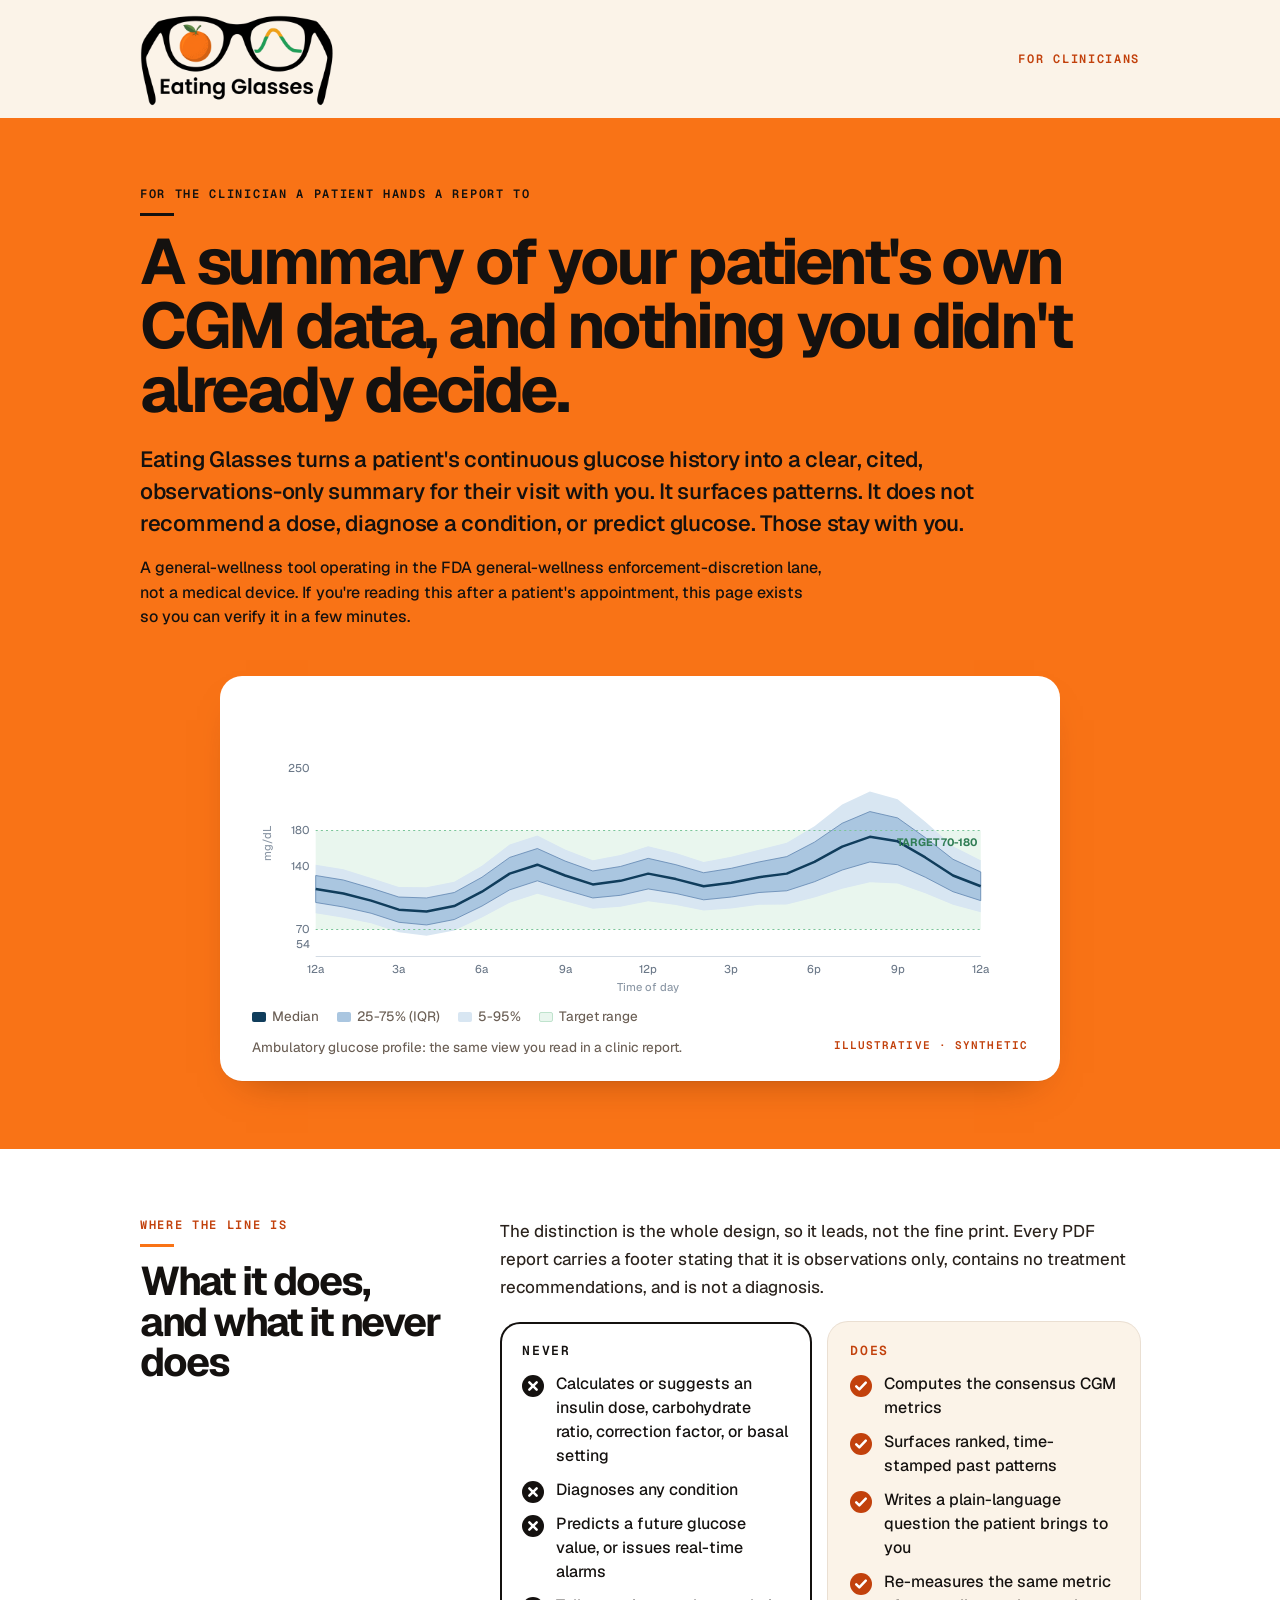
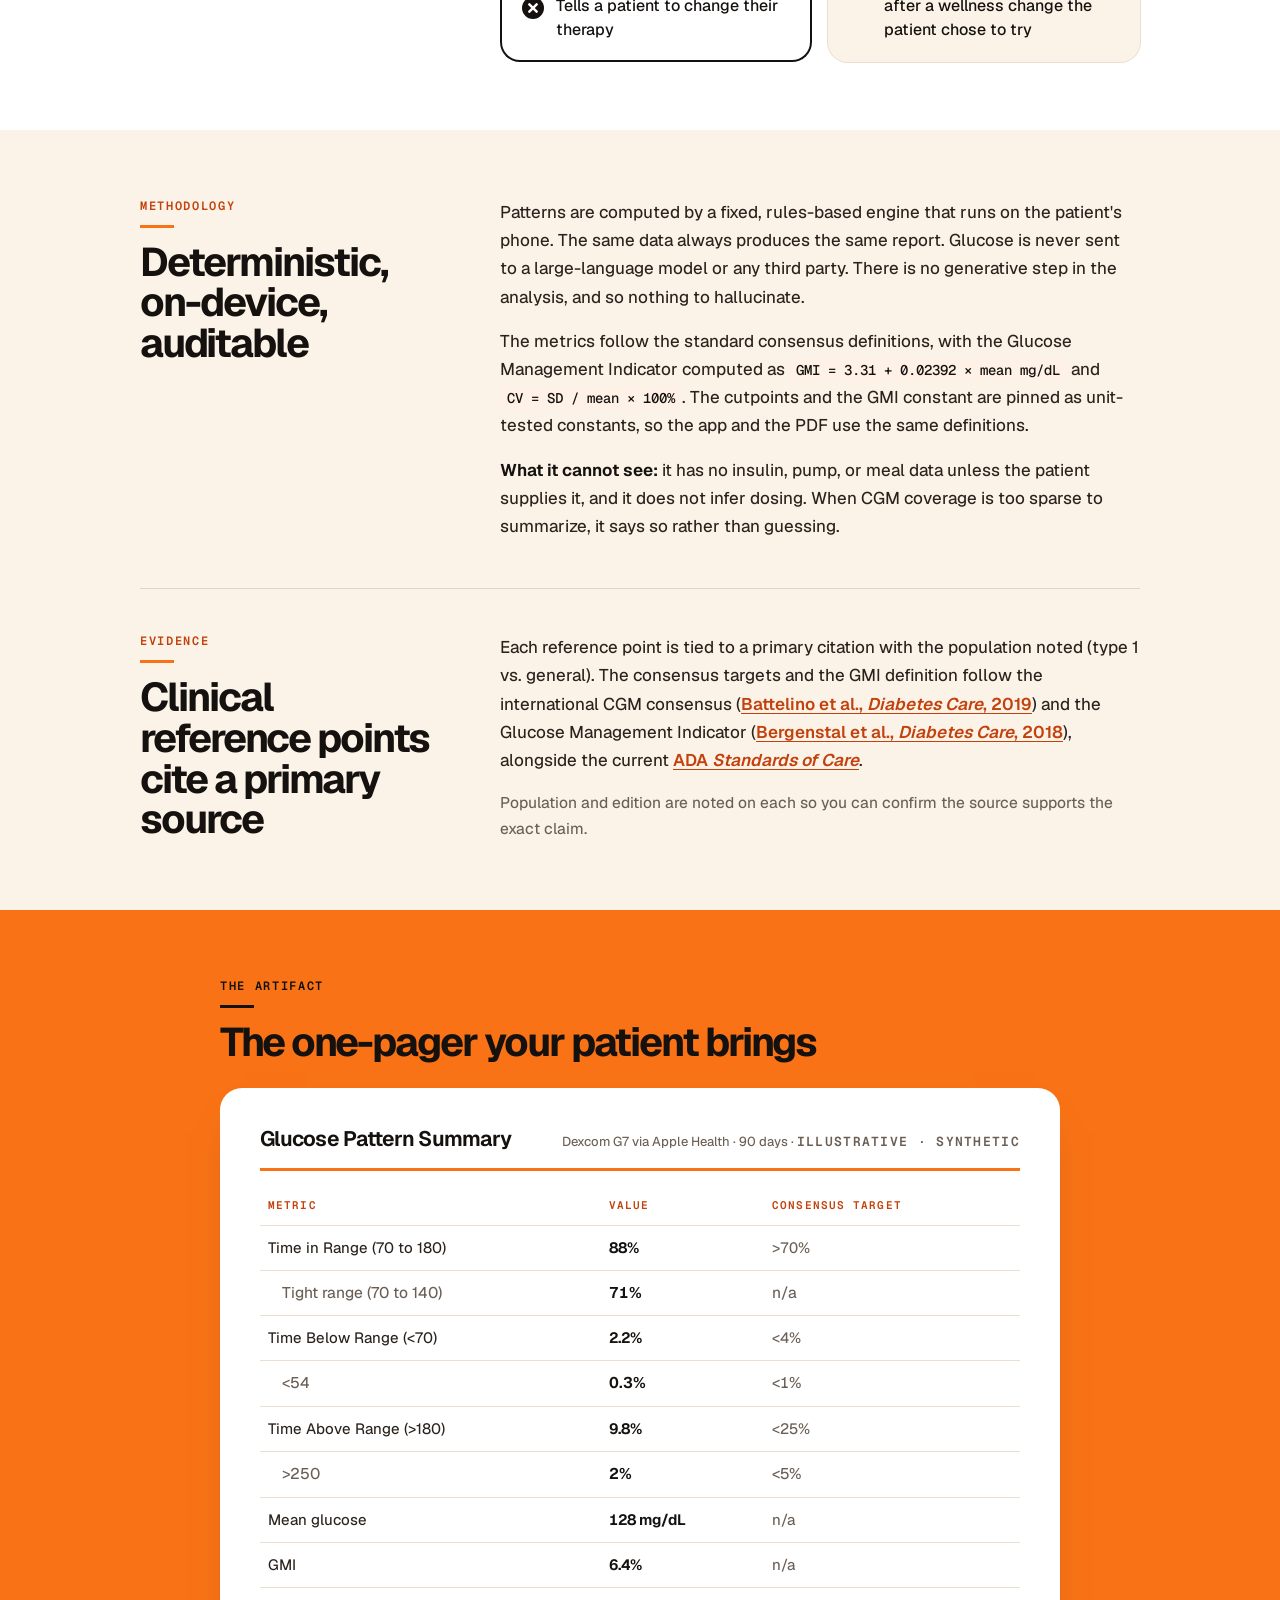
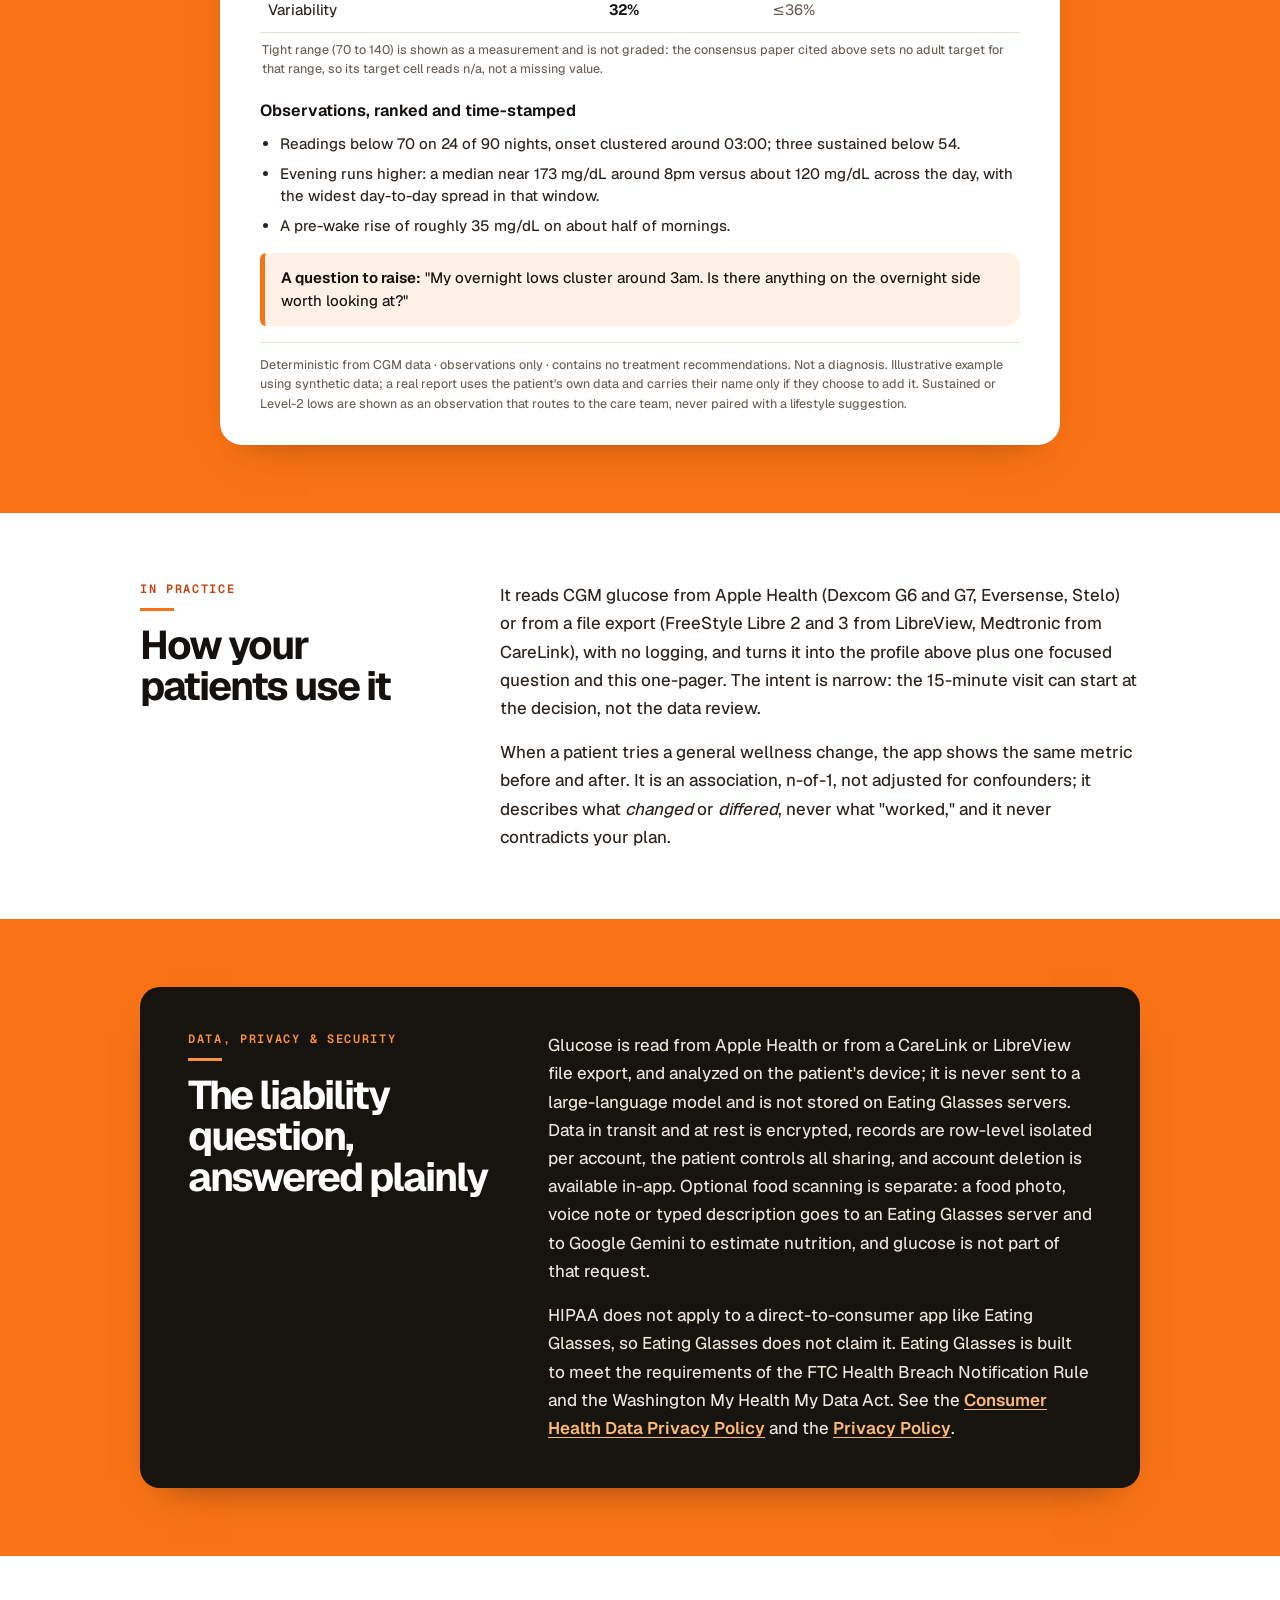
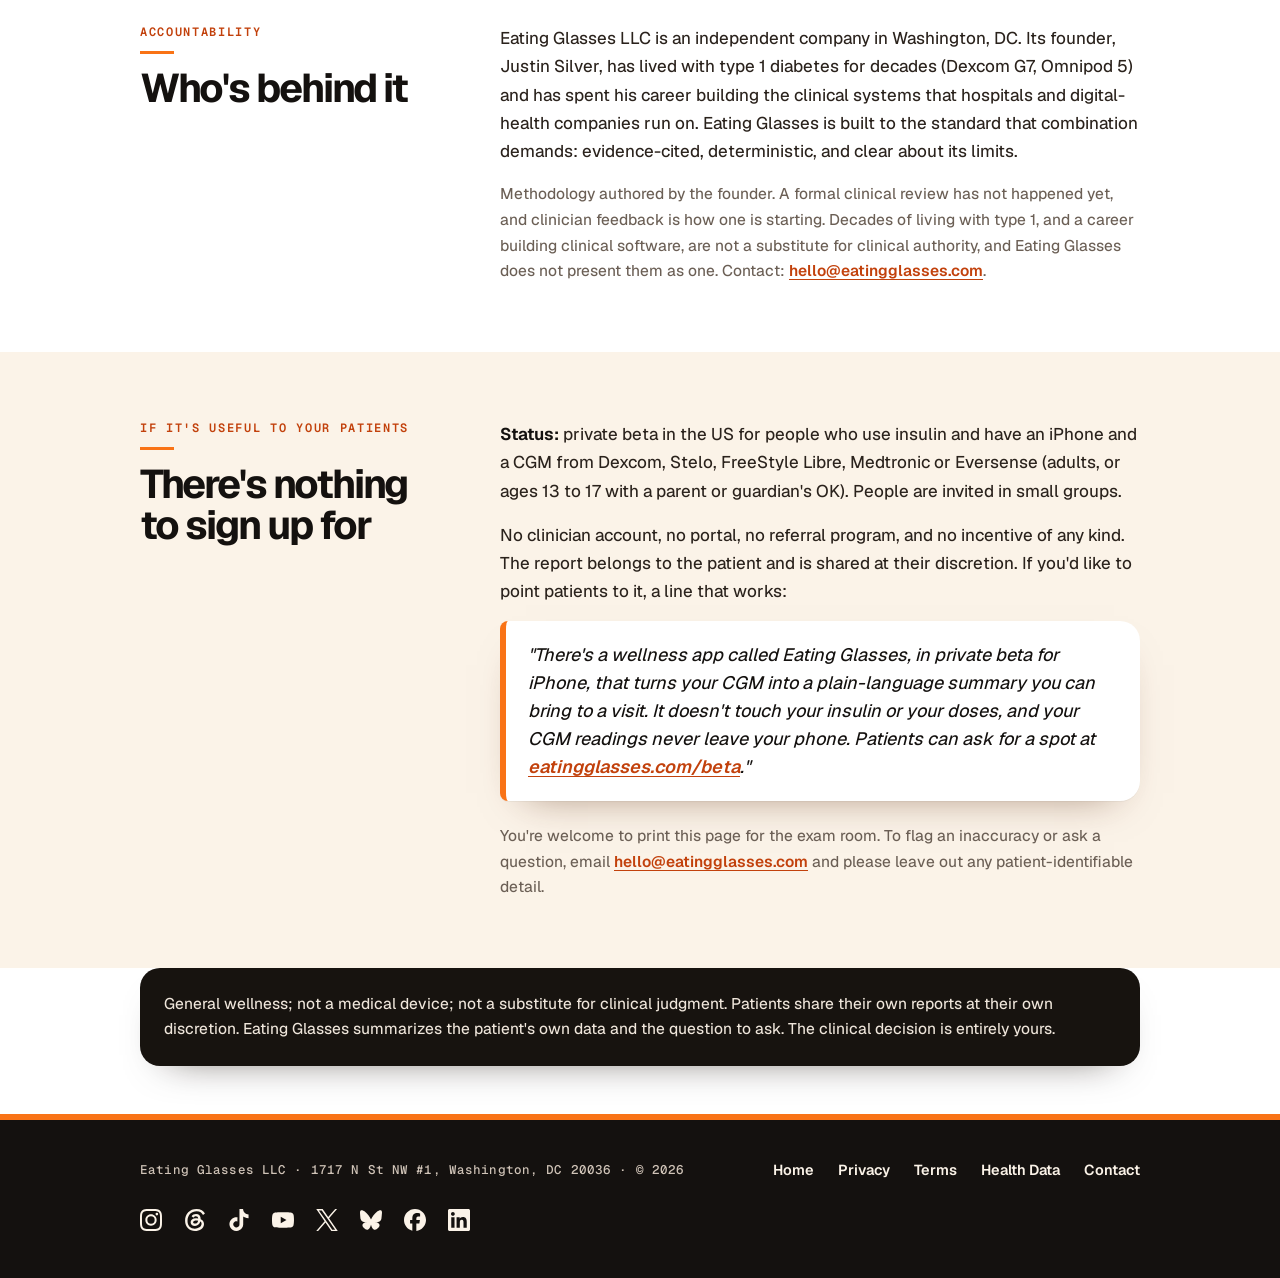
<file: clinicians.html>
<!DOCTYPE html><html lang="en"><head><meta charset="utf-8" /><meta name="viewport" content="width=device-width, initial-scale=1" /><title>For Clinicians | Eating Glasses</title><meta name="description" content="What Eating Glasses is, where the line is, and how to verify the methodology. For the clinician a patient hands a report to." />
<link rel="canonical" href="https://eatingglasses.com/clinicians.html" />
<meta property="og:title" content="For Clinicians | Eating Glasses" />
<meta property="og:description" content="What Eating Glasses is, where the line is, and how to verify the methodology." />
<meta property="og:type" content="website" />
<meta property="og:url" content="https://eatingglasses.com/clinicians.html" />
<meta property="og:site_name" content="Eating Glasses" />
<meta property="og:image" content="https://eatingglasses.com/og-image.png" />
<meta property="og:image:width" content="1200" />
<meta property="og:image:height" content="630" />
<meta property="og:image:alt" content="Eating Glasses: see the patterns your glucose has been hiding" />
<meta name="twitter:card" content="summary_large_image" />
<meta name="twitter:title" content="For Clinicians | Eating Glasses" />
<meta name="twitter:description" content="What Eating Glasses is, where the line is, and how to verify the methodology." />
<meta name="twitter:image" content="https://eatingglasses.com/og-image.png" /><meta name="theme-color" content="#f97316" /><link rel="preload" href="/fonts/Geist-latin-variable.woff2" as="font" type="font/woff2" crossorigin />
<link rel="stylesheet" href="/site.css?v=4" />
<style>
/* clinicians: the same system as the handouts. Orange hero with the figure on a white card, kicker + heading rails, ink cards. */
  .eg-head .for{ display:none; font-family:var(--mono); font-weight:600; font-size:12px; letter-spacing:.14em; text-transform:uppercase; color:var(--oink); }
  @media (min-width:700px){ .eg-head .for{ display:block; } }

  .eyebrow{ font-family:var(--mono); font-weight:600; letter-spacing:.14em; text-transform:uppercase; font-size:12px; line-height:1.4; color:var(--oink); margin:0 0 14px; }
  .eyebrow::after{ content:""; display:block; width:34px; height:3px; background:var(--orange); margin-top:10px; }
  .on-or .eyebrow{ color:var(--ink); }
  .on-or .eyebrow::after{ background:var(--ink); }
  .card-ink .eyebrow{ color:var(--glow); }
  .card-ink .eyebrow::after{ background:var(--glow); }

  .hero{ padding:0 0 28px; }
  .hero h1{ font-size:clamp(34px,8.8vw,64px); line-height:1; max-width:22ch; margin:0 0 22px; }
  .hero .lead{ font-size:clamp(18px,2.2vw,22px); line-height:1.45; font-weight:540; letter-spacing:-.012em; color:var(--ink); max-width:60ch; margin:0 0 16px; }
  .hero .sub{ font-size:16px; line-height:1.55; font-weight:480; color:var(--ink); max-width:62ch; margin:0; }
  .hero + .fig{ padding-bottom:50px; }
  .fig{ padding-top:10px; }

  .figure{ background:#fff; border-radius:22px; box-shadow:var(--shadow); padding:20px 18px 16px; }
  .figure .cap{ font-size:13.5px; color:var(--muted); margin:10px 2px 0; display:flex; justify-content:space-between; flex-wrap:wrap; gap:6px; }
  .figure svg{ width:100%; height:auto; display:block; }
  .figure svg text{ font-family:var(--sans); }
  .legend{ display:flex; gap:8px 18px; flex-wrap:wrap; font-size:13.5px; color:var(--muted); margin:8px 2px 0; }
  .legend i{ display:inline-block; width:14px; height:10px; border-radius:2px; margin-right:6px; vertical-align:middle; }
  .tagline{ font-family:var(--mono); font-size:11px; font-weight:600; text-transform:uppercase; letter-spacing:.1em; color:var(--oink); }

  /* a section = a rail (kicker + heading) and a body; side by side on a wide screen */
  .sec{ display:grid; gap:18px; padding:0; }
  .sec + .sec{ margin-top:48px; padding-top:44px; border-top:1px solid var(--line); }
  .band-cr .sec + .sec{ border-top-color:#e2d4c3; }
  .sec-head h2{ font-size:clamp(28px,6.2vw,40px); letter-spacing:-.05em; line-height:1.02; }
  .sec-body p{ font-size:17px; line-height:1.66; color:var(--body); margin:0 0 16px; }
  .sec-body p:last-child{ margin-bottom:0; }
  .sec-body .sub{ font-size:15.5px; color:var(--muted); }
  .sec-body strong{ color:var(--ink); }
  .sec-body a{ font-weight:600; }
  .tight{ margin-top:6px; }
  .band-or .sec-head h2{ color:var(--ink); }
  .card-ink .sec-head h2{ color:#fff; }
  .card-ink .sec-body p{ color:var(--soft-ink); }
  .card-ink .sec-body .sub{ color:#cfc3b7; }
  .card-ink .sec-body strong{ color:#fff; }
  .card-ink .sec-body a{ color:#fdba74; }
  .card-ink .sec-body a:hover{ color:#fff; }
  .privacy-card{ padding:30px 24px 32px; }

  .mono{ font-family:var(--mono); font-size:14px; font-weight:500; background:var(--sand); padding:2px 7px; border-radius:6px; color:var(--ink); white-space:nowrap; }
  em{ font-style:italic; }

  .twocol{ display:grid; gap:14px; margin:20px 0 0; }
  .twocol > div{ border-radius:20px; padding:22px 22px 20px; }
  .twocol .does{ background:var(--cream); box-shadow:0 0 0 1px var(--line); }
  .twocol .never{ background:#fff; box-shadow:inset 0 0 0 2px var(--ink); }
  .twocol h3{ font-family:var(--mono); font-size:13px; font-weight:600; letter-spacing:.14em; text-transform:uppercase; margin:0 0 14px; }
  .twocol .does h3{ color:var(--oink); }
  .twocol .never h3{ color:var(--ink); }
  .twocol ul{ margin:0; }
  .twocol li{ font-size:16px; line-height:1.5; color:var(--ink); font-weight:480; }

  .report{ background:#fff; border-radius:22px; box-shadow:var(--shadow); padding:22px 18px 22px; font-size:15px; color:var(--body); }
  .report .rh{ display:flex; justify-content:space-between; flex-wrap:wrap; gap:6px 16px; align-items:baseline; border-bottom:3px solid var(--orange); padding-bottom:12px; margin-bottom:16px; }
  .report .rh b{ font-size:21px; letter-spacing:-.035em; color:var(--ink); }
  .report .rh span{ font-size:13px; color:var(--muted); }
  table.metrics{ width:100%; border-collapse:collapse; margin:6px 0; font-size:15px; }
  table.metrics th, table.metrics td{ text-align:left; padding:10px 8px; border-bottom:1px solid var(--line); vertical-align:top; }
  table.metrics thead th{ font-family:var(--mono); font-size:11px; letter-spacing:.1em; text-transform:uppercase; color:var(--oink); font-weight:600; }
  table.metrics td.v{ font-variant-numeric:tabular-nums; font-weight:650; color:var(--ink); }
  table.metrics td.t{ color:var(--muted); font-variant-numeric:tabular-nums; }
  table.metrics tr.sub td:first-child{ padding-left:22px; color:var(--muted); }
  .report .fine{ font-size:12.5px; line-height:1.5; color:var(--muted); margin:8px 2px 0; }
  .report .obs-h{ margin:20px 0 6px; font-weight:650; color:var(--ink); font-size:16px; }
  .report .obs{ margin:8px 0; padding-left:20px; } .report .obs li{ margin:7px 0; line-height:1.5; }
  .report .q{ background:var(--sand); border-left:5px solid var(--orange); border-radius:6px 14px 14px 6px; padding:14px 16px; margin:16px 0 6px; font-size:15px; line-height:1.5; color:var(--ink); }
  .report .foot{ font-size:12.5px; line-height:1.55; color:var(--muted); border-top:1px solid var(--line); margin-top:16px; padding-top:12px; }

  .say-quote{ background:#fff; border-left:6px solid var(--orange); border-radius:8px 20px 20px 8px; box-shadow:var(--shadow); padding:20px 22px !important; font-style:italic; font-size:18px !important; line-height:1.55 !important; color:var(--ink) !important; margin:6px 0 22px !important; }
  .closing{ font-size:15.5px; line-height:1.6; color:var(--soft-ink); padding:24px 24px; }

  @media (max-width:680px){
    .figure svg text{ font-size:18px; }
    .figure svg text[font-weight="700"]{ font-size:14px; }
    table.metrics{ font-size:14px; }
  }
  @media (min-width:700px){
    .hero{ padding:0 0 36px; }
    .hero + .fig{ padding-bottom:72px; }
    .figure{ padding:28px 30px 22px; }
    .band{ padding:68px 0; }
    .report{ padding:34px 40px 32px; }
    .privacy-card{ padding:44px 48px 46px; }
    .twocol{ grid-template-columns:1fr 1fr; gap:16px; }
  }
  @media (min-width:960px){
    .sec{ grid-template-columns:300px minmax(0,1fr); gap:60px; }
    .sec.stack{ display:block; }
    .sec-head{ position:sticky; top:24px; align-self:start; }
    .sec.stack .sec-head{ position:static; margin-bottom:26px; }
    .privacy-card .sec-head{ position:static; }
  }
  @media print{
    body{ font-size:12pt; color:#000; }
    .band{ padding:18px 0 !important; }
    .sec{ display:block !important; }
    .sec-head{ position:static !important; margin-bottom:8px; }
    .sec + .sec{ margin-top:18px; padding-top:14px; }
    .figure,.report,.say-quote{ box-shadow:none !important; border:1px solid #999; break-inside:avoid; }
    .card-ink .sec-head h2,.card-ink .sec-body p,.card-ink .sec-body strong,.card-ink .sec-body .sub,.closing,.card-ink .sec-body a,.card-ink .eyebrow{ color:#000 !important; }
    .twocol .never{ box-shadow:none; border:2px solid #000; }
    a{ color:#000; }
  }
  .tail{ padding:0 0 48px; }
</style><link rel="icon" type="image/png" href="/favicon.png?v=4" /><link rel="apple-touch-icon" href="/favicon.png?v=4" /></head>
<body>
<header class="eg-head">
  <div class="wrap">
    <a class="home" href="/"><img src="logo-light.png" alt="Eating Glasses" width="1248" height="832" /></a><span class="for">For clinicians</span>
  </div>
</header>
<main>

<div class="band band-or on-or">
  <div class="wrap">
    <section class="hero">
<p class="eyebrow">For the clinician a patient hands a report to</p>
<h1 class="display">A summary of your patient's own CGM data, and nothing you didn't already decide.</h1>
<p class="lead">Eating Glasses turns a patient's continuous glucose history into a clear, cited, observations-only summary for their visit with you. It surfaces patterns. It does not recommend a dose, diagnose a condition, or predict glucose. Those stay with you.</p>
<p class="sub">A general-wellness tool operating in the FDA general-wellness enforcement-discretion lane, not a medical device. If you're reading this after a patient's appointment, this page exists so you can verify it in a few minutes.</p>
    </section>
  </div>
  <div class="wrap mid fig">
<div class="figure">
<svg viewBox="0 0 760 286" role="img" aria-label="Illustrative ambulatory glucose profile showing the median glucose with interquartile and 5 to 95 percentile bands across a 24-hour day, against the 70 to 180 target range.">
<!-- target range band 70-180 -->
<rect x="64" y="123.2" width="648" height="96.5" fill="#e9f6ee"/>
<!-- 5-95 IDR band -->
<path d="M64,156.6 L91,160.9 L118,169.5 L145,178.3 L172,178.5 L199,173.2 L226,157.6 L253,136.9 L280,128.1 L307,141.8 L334,152.2 L361,147.1 L388,138.5 L415,145.3 L442,153.9 L469,148.8 L496,142 L523,135.3 L550,119.2 L577,98 L604,85.2 L631,92.7 L658,114.8 L685,138.7 L712,152.3 L712,202.9 L685,195.5 L658,184.3 L631,174.8 L604,173.6 L577,180.1 L550,188.6 L523,195.3 L496,195.7 L469,199.3 L442,201.3 L415,195.8 L388,192.2 L361,197.6 L334,199.5 L307,192.3 L280,185 L253,193.7 L226,208.1 L199,220.6 L172,225.8 L145,222.5 L118,213.7 L91,208.3 L64,203.9 Z" fill="#d8e6f2"/>
<!-- 25-75 IQR band -->
<path d="M64,167.1 L91,171.5 L118,179.4 L145,188.1 L172,189 L199,183.7 L226,168.8 L253,149.5 L280,140.8 L307,153 L334,162.7 L361,158.3 L388,150.4 L415,156.6 L442,164.4 L469,160.1 L496,153.9 L523,148.7 L550,134.6 L577,116.2 L604,104.8 L631,111 L658,130.2 L685,151.3 L712,163.6 L712,191.6 L685,182.9 L658,168.8 L631,156.6 L604,153.9 L577,161.8 L550,173.2 L523,182 L496,183.7 L469,188.1 L442,190.8 L415,184.6 L388,180.2 L361,186.4 L334,189 L307,181.1 L280,172.3 L253,181.1 L226,196.9 L199,210 L172,215.3 L145,212.7 L118,203.9 L91,197.8 L64,193.4 Z" fill="#aac6e0" stroke="#5d83af" stroke-width="0.75"/>
<!-- target edges -->
<line x1="64" y1="123.2" x2="712" y2="123.2" stroke="#7cc59a" stroke-width="1" stroke-dasharray="2 3"/>
<line x1="64" y1="219.7" x2="712" y2="219.7" stroke="#7cc59a" stroke-width="1" stroke-dasharray="2 3"/>
<!-- median -->
<polyline points="64,180.2 91,184.6 118,191.6 145,200.4 172,202.2 199,196.9 226,182.9 253,165.3 280,156.6 307,167.1 334,175.8 361,172.3 388,165.3 415,170.6 442,177.6 469,174.1 496,168.8 523,165.3 550,153.9 577,139 604,129.4 631,133.8 658,149.5 685,167.1 712,177.6" fill="none" stroke="#103d5c" stroke-width="2.4" stroke-linejoin="round"/>
<!-- y axis labels -->
<g font-size="11" fill="#6b7888" font-family="-apple-system,Segoe UI,sans-serif">
<text x="58" y="65.8" text-anchor="end">250</text>
<text x="58" y="127" text-anchor="end">180</text>
<text x="58" y="162.1" text-anchor="end">140</text>
<text x="58" y="223.5" text-anchor="end">70</text>
<text x="58" y="237.5" text-anchor="end">54</text>
<text x="20" y="135" text-anchor="middle" transform="rotate(-90 20 135)" fill="#8a96a4">mg/dL</text>
</g>
<!-- x ticks -->
<g font-size="11" fill="#6b7888" font-family="-apple-system,Segoe UI,sans-serif" text-anchor="middle">
<line x1="64" y1="246" x2="712" y2="246" stroke="#d3dbe4" stroke-width="1"/>
<text x="64" y="262">12a</text><text x="145" y="262">3a</text><text x="226" y="262">6a</text><text x="307" y="262">9a</text><text x="388" y="262">12p</text><text x="469" y="262">3p</text><text x="550" y="262">6p</text><text x="631" y="262">9p</text><text x="712" y="262">12a</text>
<text x="388" y="280" fill="#8a96a4">Time of day</text>
</g>
<text x="708" y="138" text-anchor="end" font-size="10.5" fill="#2f7d54" font-family="-apple-system,Segoe UI,sans-serif" font-weight="700">TARGET 70-180</text>
</svg>
<div class="legend">
<span><i style="background:#103d5c"></i>Median</span>
<span><i style="background:#aac6e0"></i>25-75% (IQR)</span>
<span><i style="background:#d8e6f2"></i>5-95%</span>
<span><i style="background:#e9f6ee;border:1px solid #bfe3cd"></i>Target range</span>
</div>
<div class="cap"><span>Ambulatory glucose profile: the same view you read in a clinic report.</span><span class="tagline">Illustrative · synthetic</span></div>
</div>
  </div>
</div>

<div class="band band-wh">
  <div class="wrap">
    <section>
        <div class="sec">
          <div class="sec-head"><p class="eyebrow">Where the line is</p><h2>What it does, and what it never does</h2></div>
          <div class="sec-body">
<p>The distinction is the whole design, so it leads, not the fine print. Every PDF report carries a footer stating that it is observations only, contains no treatment recommendations, and is not a diagnosis.</p>
<div class="twocol">
<div class="never"><h3>Never</h3><ul class="ticks x">
<li>Calculates or suggests an insulin dose, carbohydrate ratio, correction factor, or basal setting</li>
<li>Diagnoses any condition</li>
<li>Predicts a future glucose value, or issues real-time alarms</li>
<li>Tells a patient to change their therapy</li>
</ul></div>
<div class="does"><h3>Does</h3><ul class="ticks">
<li>Computes the consensus CGM metrics</li>
<li>Surfaces ranked, time-stamped past patterns</li>
<li>Writes a plain-language question the patient brings to you</li>
<li>Re-measures the same metric after a wellness change the patient chose to try</li>
</ul></div>
</div>
          </div>
        </div>
    </section>
  </div>
</div>

<div class="band band-cr">
  <div class="wrap">
    <section>
        <div class="sec">
          <div class="sec-head"><p class="eyebrow">Methodology</p><h2>Deterministic, on-device, auditable</h2></div>
          <div class="sec-body">
<p>Patterns are computed by a fixed, rules-based engine that runs on the patient's phone. The same data always produces the same report. Glucose is never sent to a large-language model or any third party. There is no generative step in the analysis, and so nothing to hallucinate.</p>
<p>The metrics follow the standard consensus definitions, with the Glucose Management Indicator computed as <span class="mono">GMI = 3.31 + 0.02392 × mean&nbsp;mg/dL</span> and <span class="mono">CV = SD / mean × 100%</span>. The cutpoints and the GMI constant are pinned as unit-tested constants, so the app and the PDF use the same definitions.</p>
<p class="tight"><strong>What it cannot see:</strong> it has no insulin, pump, or meal data unless the patient supplies it, and it does not infer dosing. When CGM coverage is too sparse to summarize, it says so rather than guessing.</p>
          </div>
        </div>
        <div class="sec">
          <div class="sec-head"><p class="eyebrow">Evidence</p><h2>Clinical reference points cite a primary source</h2></div>
          <div class="sec-body">
<p>Each reference point is tied to a primary citation with the population noted (type 1 vs. general). The consensus targets and the GMI definition follow the international CGM consensus (<a href="https://pubmed.ncbi.nlm.nih.gov/31177185/" rel="noopener" target="_blank">Battelino et al., <em>Diabetes Care</em>, 2019</a>) and the Glucose Management Indicator (<a href="https://pubmed.ncbi.nlm.nih.gov/30224348/" rel="noopener" target="_blank">Bergenstal et al., <em>Diabetes Care</em>, 2018</a>), alongside the current <a href="https://diabetesjournals.org/care/issue/49/Supplement_1" rel="noopener" target="_blank">ADA <em>Standards of Care</em></a>.</p>
<p class="sub">Population and edition are noted on each so you can confirm the source supports the exact claim.</p>
          </div>
        </div>
    </section>
  </div>
</div>

<div class="band band-or on-or">
  <div class="wrap mid">
    <section>
        <div class="sec stack">
          <div class="sec-head"><p class="eyebrow">The artifact</p><h2>The one-pager your patient brings</h2></div>
          <div class="sec-body">
<div class="report">
<div class="rh"><b>Glucose Pattern Summary</b><span>Dexcom G7 via Apple Health · 90 days · <span class="tagline">illustrative · synthetic</span></span></div>
<table class="metrics"><thead><tr><th>Metric</th><th>Value</th><th>Consensus target</th></tr></thead><tbody>
<tr><td>Time in Range <span style="white-space:nowrap">(70 to 180)</span></td><td class="v">88%</td><td class="t">&gt;70%</td></tr>
<tr class="sub"><td>Tight range <span style="white-space:nowrap">(70 to 140)</span></td><td class="v">71%</td><td class="t">n/a</td></tr>
<tr><td>Time Below Range <span style="white-space:nowrap">(&lt;70)</span></td><td class="v">2.2%</td><td class="t">&lt;4%</td></tr>
<tr class="sub"><td>&lt;54</td><td class="v">0.3%</td><td class="t">&lt;1%</td></tr>
<tr><td>Time Above Range <span style="white-space:nowrap">(&gt;180)</span></td><td class="v">9.8%</td><td class="t">&lt;25%</td></tr>
<tr class="sub"><td>&gt;250</td><td class="v">2%</td><td class="t">&lt;5%</td></tr>
<tr><td>Mean glucose</td><td class="v">128 mg/dL</td><td class="t">n/a</td></tr>
<tr><td>GMI</td><td class="v">6.4%</td><td class="t">n/a</td></tr>
<tr><td>Variability</td><td class="v">32%</td><td class="t">≤36%</td></tr>
</tbody></table>
<p class="fine">Tight range (70 to 140) is shown as a measurement and is not graded: the consensus paper cited above sets no adult target for that range, so its target cell reads n/a, not a missing value.</p>
<p class="obs-h">Observations, ranked and time-stamped</p>
<ul class="obs">
<li>Readings below 70 on 24 of 90 nights, onset clustered around 03:00; three sustained below 54.</li>
<li>Evening runs higher: a median near 173 mg/dL around 8pm versus about 120 mg/dL across the day, with the widest day-to-day spread in that window.</li>
<li>A pre-wake rise of roughly 35 mg/dL on about half of mornings.</li>
</ul>
<div class="q"><strong>A question to raise:</strong> "My overnight lows cluster around 3am. Is there anything on the overnight side worth looking at?"</div>
<div class="foot">Deterministic from CGM data · observations only · contains no treatment recommendations. Not a diagnosis. Illustrative example using synthetic data; a real report uses the patient's own data and carries their name only if they choose to add it. Sustained or Level-2 lows are shown as an observation that routes to the care team, never paired with a lifestyle suggestion.</div>
</div>
          </div>
        </div>
    </section>
  </div>
</div>

<div class="band band-wh">
  <div class="wrap">
    <section>
        <div class="sec">
          <div class="sec-head"><p class="eyebrow">In practice</p><h2>How your patients use it</h2></div>
          <div class="sec-body">
<p>It reads CGM glucose from Apple Health (Dexcom G6 and G7, Eversense, Stelo) or from a file export (FreeStyle Libre 2 and 3 from LibreView, Medtronic from CareLink), with no logging, and turns it into the profile above plus one focused question and this one-pager. The intent is narrow: the 15-minute visit can start at the decision, not the data review.</p>
<p>When a patient tries a general wellness change, the app shows the same metric before and after. It is an association, n-of-1, not adjusted for confounders; it describes what <em>changed</em> or <em>differed</em>, never what "worked," and it never contradicts your plan.</p>
          </div>
        </div>
    </section>
  </div>
</div>

<div class="band band-or on-or">
  <div class="wrap">
    <section class="card card-ink privacy-card">
        <div class="sec">
          <div class="sec-head"><p class="eyebrow">Data, privacy & security</p><h2>The liability question, answered plainly</h2></div>
          <div class="sec-body">
<p>Glucose is read from Apple Health or from a CareLink or LibreView file export, and analyzed on the patient's device; it is never sent to a large-language model and is not stored on Eating Glasses servers. Data in transit and at rest is encrypted, records are row-level isolated per account, the patient controls all sharing, and account deletion is available in-app. Optional food scanning is separate: a food photo, voice note or typed description goes to an Eating Glasses server and to Google Gemini to estimate nutrition, and glucose is not part of that request.</p>
<p>HIPAA does not apply to a direct-to-consumer app like Eating Glasses, so Eating Glasses does not claim it. Eating Glasses is built to meet the requirements of the FTC Health Breach Notification Rule and the Washington My Health My Data Act. See the <a href="/chd.html">Consumer Health Data Privacy Policy</a> and the <a href="/privacy.html">Privacy Policy</a>.</p>
          </div>
        </div>
    </section>
  </div>
</div>

<div class="band band-wh">
  <div class="wrap">
    <section>
        <div class="sec">
          <div class="sec-head"><p class="eyebrow">Accountability</p><h2>Who's behind it</h2></div>
          <div class="sec-body">
<p>Eating Glasses LLC is an independent company in Washington, DC. Its founder, Justin Silver, has lived with type 1 diabetes for decades (Dexcom G7, Omnipod 5) and has spent his career building the clinical systems that hospitals and digital-health companies run on. Eating Glasses is built to the standard that combination demands: evidence-cited, deterministic, and clear about its limits.</p>
<p class="sub">Methodology authored by the founder. A formal clinical review has not happened yet, and clinician feedback is how one is starting. Decades of living with type 1, and a career building clinical software, are not a substitute for clinical authority, and Eating Glasses does not present them as one. Contact: <a href="mailto:hello@eatingglasses.com">hello@eatingglasses.com</a>.</p>
          </div>
        </div>
    </section>
  </div>
</div>

<div class="band band-cr">
  <div class="wrap">
    <section>
        <div class="sec">
          <div class="sec-head"><p class="eyebrow">If it's useful to your patients</p><h2>There's nothing to sign up for</h2></div>
          <div class="sec-body">
<p><strong>Status:</strong> private beta in the US for people who use insulin and have an iPhone and a CGM from Dexcom, Stelo, FreeStyle Libre, Medtronic or Eversense (adults, or ages 13 to 17 with a parent or guardian's OK). People are invited in small groups.</p>
<p>No clinician account, no portal, no referral program, and no incentive of any kind. The report belongs to the patient and is shared at their discretion. If you'd like to point patients to it, a line that works:</p>
<p class="say-quote">"There's a wellness app called Eating Glasses, in private beta for iPhone, that turns your CGM into a plain-language summary you can bring to a visit. It doesn't touch your insulin or your doses, and your CGM readings never leave your phone. Patients can ask for a spot at <a href="/beta/">eatingglasses.com/beta</a>."</p>
<p class="sub">You're welcome to print this page for the exam room. To flag an inaccuracy or ask a question, email <a href="mailto:hello@eatingglasses.com">hello@eatingglasses.com</a> and please leave out any patient-identifiable detail.</p>
          </div>
        </div>
    </section>
  </div>
</div>

<div class="band band-wh tail">
  <div class="wrap">
    <div class="closing card card-ink">General wellness; not a medical device; not a substitute for clinical judgment. Patients share their own reports at their own discretion. Eating Glasses summarizes the patient's own data and the question to ask. The clinical decision is entirely yours.</div>
  </div>
</div>

</main>
<footer class="eg-foot">
    <div class="wrap">
      <span class="who">Eating Glasses LLC · 1717 N St NW #1, Washington, DC 20036 · © 2026</span>
      <nav><a href="/">Home</a><a href="/privacy.html">Privacy</a><a href="/terms.html">Terms</a><a href="/chd.html">Health Data</a><a href="mailto:hello@eatingglasses.com">Contact</a></nav>
      <nav class="soc" aria-label="Follow Eating Glasses"><a href="https://www.instagram.com/eatingglasses/" target="_blank" rel="noopener" aria-label="Eating Glasses on Instagram"><svg viewBox="0 0 24 24" width="22" height="22" fill="currentColor" aria-hidden="true" focusable="false"><path d="M7.0301.084c-1.2768.0602-2.1487.264-2.911.5634-.7888.3075-1.4575.72-2.1228 1.3877-.6652.6677-1.075 1.3368-1.3802 2.127-.2954.7638-.4956 1.6365-.552 2.914-.0564 1.2775-.0689 1.6882-.0626 4.947.0062 3.2586.0206 3.6671.0825 4.9473.061 1.2765.264 2.1482.5635 2.9107.308.7889.72 1.4573 1.388 2.1228.6679.6655 1.3365 1.0743 2.1285 1.38.7632.295 1.6361.4961 2.9134.552 1.2773.056 1.6884.069 4.9462.0627 3.2578-.0062 3.668-.0207 4.9478-.0814 1.28-.0607 2.147-.2652 2.9098-.5633.7889-.3086 1.4578-.72 2.1228-1.3881.665-.6682 1.0745-1.3378 1.3795-2.1284.2957-.7632.4966-1.636.552-2.9124.056-1.2809.0692-1.6898.063-4.948-.0063-3.2583-.021-3.6668-.0817-4.9465-.0607-1.2797-.264-2.1487-.5633-2.9117-.3084-.7889-.72-1.4568-1.3876-2.1228C21.2982 1.33 20.628.9208 19.8378.6165 19.074.321 18.2017.1197 16.9244.0645 15.6471.0093 15.236-.005 11.977.0014 8.718.0076 8.31.0215 7.0301.0839m.1402 21.6932c-1.17-.0509-1.8053-.2453-2.2287-.408-.5606-.216-.96-.4771-1.3819-.895-.422-.4178-.6811-.8186-.9-1.378-.1644-.4234-.3624-1.058-.4171-2.228-.0595-1.2645-.072-1.6442-.079-4.848-.007-3.2037.0053-3.583.0607-4.848.05-1.169.2456-1.805.408-2.2282.216-.5613.4762-.96.895-1.3816.4188-.4217.8184-.6814 1.3783-.9003.423-.1651 1.0575-.3614 2.227-.4171 1.2655-.06 1.6447-.072 4.848-.079 3.2033-.007 3.5835.005 4.8495.0608 1.169.0508 1.8053.2445 2.228.408.5608.216.96.4754 1.3816.895.4217.4194.6816.8176.9005 1.3787.1653.4217.3617 1.056.4169 2.2263.0602 1.2655.0739 1.645.0796 4.848.0058 3.203-.0055 3.5834-.061 4.848-.051 1.17-.245 1.8055-.408 2.2294-.216.5604-.4763.96-.8954 1.3814-.419.4215-.8181.6811-1.3783.9-.4224.1649-1.0577.3617-2.2262.4174-1.2656.0595-1.6448.072-4.8493.079-3.2045.007-3.5825-.006-4.848-.0608M16.953 5.5864A1.44 1.44 0 1 0 18.39 4.144a1.44 1.44 0 0 0-1.437 1.4424M5.8385 12.012c.0067 3.4032 2.7706 6.1557 6.173 6.1493 3.4026-.0065 6.157-2.7701 6.1506-6.1733-.0065-3.4032-2.771-6.1565-6.174-6.1498-3.403.0067-6.156 2.771-6.1496 6.1738M8 12.0077a4 4 0 1 1 4.008 3.9921A3.9996 3.9996 0 0 1 8 12.0077"/></svg></a><a href="https://www.threads.com/@eatingglasses" target="_blank" rel="noopener" aria-label="Eating Glasses on Threads"><svg viewBox="0 0 24 24" width="22" height="22" fill="currentColor" aria-hidden="true" focusable="false"><path d="M18.263 11.097c-.03-3.486-1.92-5.586-5.111-5.586-2.13 0-3.922.963-4.863 2.499l2.062 1.438c.535-.843 1.272-1.543 2.628-1.543 1.528 0 2.318.85 2.544 2.431a15 15 0 0 0-2.236-.173c-4.125 0-6.068 1.867-6.068 4.336s1.943 3.99 4.804 3.99c3.139 0 5.013-2.115 5.781-4.735.798.361 1.348 1.204 1.348 2.47 0 3.387-3.907 5.232-7.22 5.232-4.885 0-8.077-3.207-8.077-8.424 0-6.392 4.223-10.487 9.9-10.487 3.808 0 5.69 1.671 6.97 3.914l2.108-1.475C21.44 2.078 18.331 0 13.663 0 6.227 0 1.168 5.277 1.168 12.934c0 7 4.953 11.066 10.856 11.066 4.878 0 9.809-2.846 9.809-7.716 0-2.545-1.46-4.231-3.569-5.187m-6.33 4.855c-1.077 0-2.026-.512-2.026-1.453 0-1.483 1.822-1.934 3.606-1.934.678 0 1.34.045 1.927.173-.422 1.927-1.671 3.215-3.508 3.214Z"/></svg></a><a href="https://www.tiktok.com/@eating.glasses" target="_blank" rel="noopener" aria-label="Eating Glasses on TikTok"><svg viewBox="0 0 24 24" width="22" height="22" fill="currentColor" aria-hidden="true" focusable="false"><path d="M12.525.02c1.31-.02 2.61-.01 3.91-.02.08 1.53.63 3.09 1.75 4.17 1.12 1.11 2.7 1.62 4.24 1.79v4.03c-1.44-.05-2.89-.35-4.2-.97-.57-.26-1.1-.59-1.62-.93-.01 2.92.01 5.84-.02 8.75-.08 1.4-.54 2.79-1.35 3.94-1.31 1.92-3.58 3.17-5.91 3.21-1.43.08-2.86-.31-4.08-1.03-2.02-1.19-3.44-3.37-3.65-5.71-.02-.5-.03-1-.01-1.49.18-1.9 1.12-3.72 2.58-4.96 1.66-1.44 3.98-2.13 6.15-1.72.02 1.48-.04 2.96-.04 4.44-.99-.32-2.15-.23-3.02.37-.63.41-1.11 1.04-1.36 1.75-.21.51-.15 1.07-.14 1.61.24 1.64 1.82 3.02 3.5 2.87 1.12-.01 2.19-.66 2.77-1.61.19-.33.4-.67.41-1.06.1-1.79.06-3.57.07-5.36.01-4.03-.01-8.05.02-12.07z"/></svg></a><a href="https://www.youtube.com/@Eating_Glasses" target="_blank" rel="noopener" aria-label="Eating Glasses on YouTube"><svg viewBox="0 0 24 24" width="22" height="22" fill="currentColor" aria-hidden="true" focusable="false"><path d="M23.498 6.186a3.016 3.016 0 0 0-2.122-2.136C19.505 3.545 12 3.545 12 3.545s-7.505 0-9.377.505A3.017 3.017 0 0 0 .502 6.186C0 8.07 0 12 0 12s0 3.93.502 5.814a3.016 3.016 0 0 0 2.122 2.136c1.871.505 9.376.505 9.376.505s7.505 0 9.377-.505a3.015 3.015 0 0 0 2.122-2.136C24 15.93 24 12 24 12s0-3.93-.502-5.814zM9.545 15.568V8.432L15.818 12l-6.273 3.568z"/></svg></a><a href="https://x.com/eating_glasses" target="_blank" rel="noopener" aria-label="Eating Glasses on X"><svg viewBox="0 0 24 24" width="22" height="22" fill="currentColor" aria-hidden="true" focusable="false"><path d="M14.234 10.162 22.977 0h-2.072l-7.591 8.824L7.251 0H.258l9.168 13.343L.258 24H2.33l8.016-9.318L16.749 24h6.993zm-2.837 3.299-.929-1.329L3.076 1.56h3.182l5.965 8.532.929 1.329 7.754 11.09h-3.182z"/></svg></a><a href="https://bsky.app/profile/eatingglasses.bsky.social" target="_blank" rel="noopener" aria-label="Eating Glasses on Bluesky"><svg viewBox="0 0 24 24" width="22" height="22" fill="currentColor" aria-hidden="true" focusable="false"><path d="M5.202 2.857C7.954 4.922 10.913 9.11 12 11.358c1.087-2.247 4.046-6.436 6.798-8.501C20.783 1.366 24 .213 24 3.883c0 .732-.42 6.156-.667 7.037-.856 3.061-3.978 3.842-6.755 3.37 4.854.826 6.089 3.562 3.422 6.299-5.065 5.196-7.28-1.304-7.847-2.97-.104-.305-.152-.448-.153-.327 0-.121-.05.022-.153.327-.568 1.666-2.782 8.166-7.847 2.97-2.667-2.737-1.432-5.473 3.422-6.3-2.777.473-5.899-.308-6.755-3.369C.42 10.04 0 4.615 0 3.883c0-3.67 3.217-2.517 5.202-1.026"/></svg></a><a href="https://www.facebook.com/profile.php?id=61596653739234" target="_blank" rel="noopener" aria-label="Eating Glasses on Facebook"><svg viewBox="0 0 24 24" width="22" height="22" fill="currentColor" aria-hidden="true" focusable="false"><path d="M9.101 23.691v-7.98H6.627v-3.667h2.474v-1.58c0-4.085 1.848-5.978 5.858-5.978.401 0 .955.042 1.468.103a8.68 8.68 0 0 1 1.141.195v3.325a8.623 8.623 0 0 0-.653-.036 26.805 26.805 0 0 0-.733-.009c-.707 0-1.259.096-1.675.309a1.686 1.686 0 0 0-.679.622c-.258.42-.374.995-.374 1.752v1.297h3.919l-.386 2.103-.287 1.564h-3.246v8.245C19.396 23.238 24 18.179 24 12.044c0-6.627-5.373-12-12-12s-12 5.373-12 12c0 5.628 3.874 10.35 9.101 11.647Z"/></svg></a><a href="https://www.linkedin.com/company/eatingglasses/" target="_blank" rel="noopener" aria-label="Eating Glasses on LinkedIn"><svg viewBox="0 0 24 24" width="22" height="22" fill="currentColor" aria-hidden="true" focusable="false"><path d="M20.447 20.452h-3.554v-5.569c0-1.328-.027-3.037-1.852-3.037-1.853 0-2.136 1.445-2.136 2.939v5.667H9.351V9h3.414v1.561h.046c.477-.9 1.637-1.85 3.37-1.85 3.601 0 4.267 2.37 4.267 5.455v6.286zM5.337 7.433c-1.144 0-2.063-.926-2.063-2.065 0-1.138.92-2.063 2.063-2.063 1.14 0 2.064.925 2.064 2.063 0 1.139-.925 2.065-2.064 2.065zm1.782 13.019H3.555V9h3.564v11.452zM22.225 0H1.771C.792 0 0 .774 0 1.729v20.542C0 23.227.792 24 1.771 24h20.451C23.2 24 24 23.227 24 22.271V1.729C24 .774 23.2 0 22.222 0h.003z"/></svg></a></nav>
    </div>
  </footer>
</body></html>
</file>
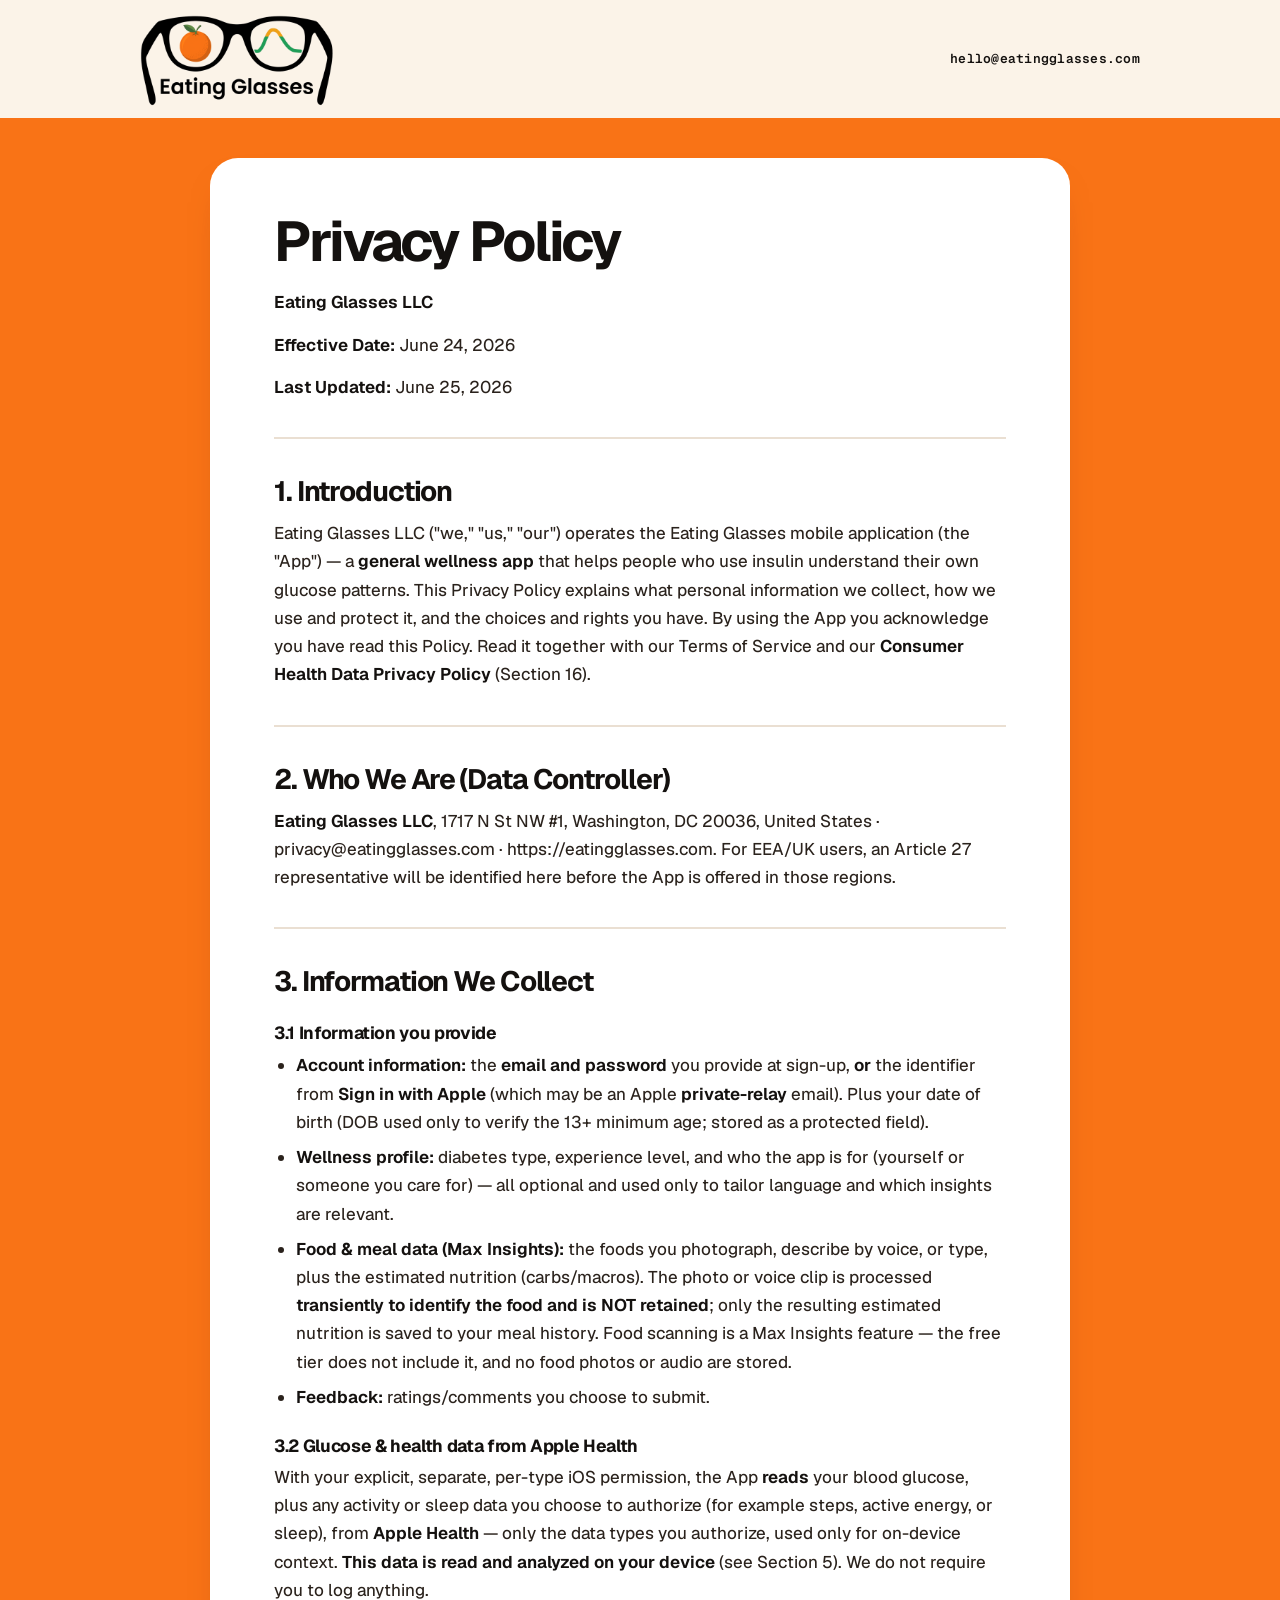
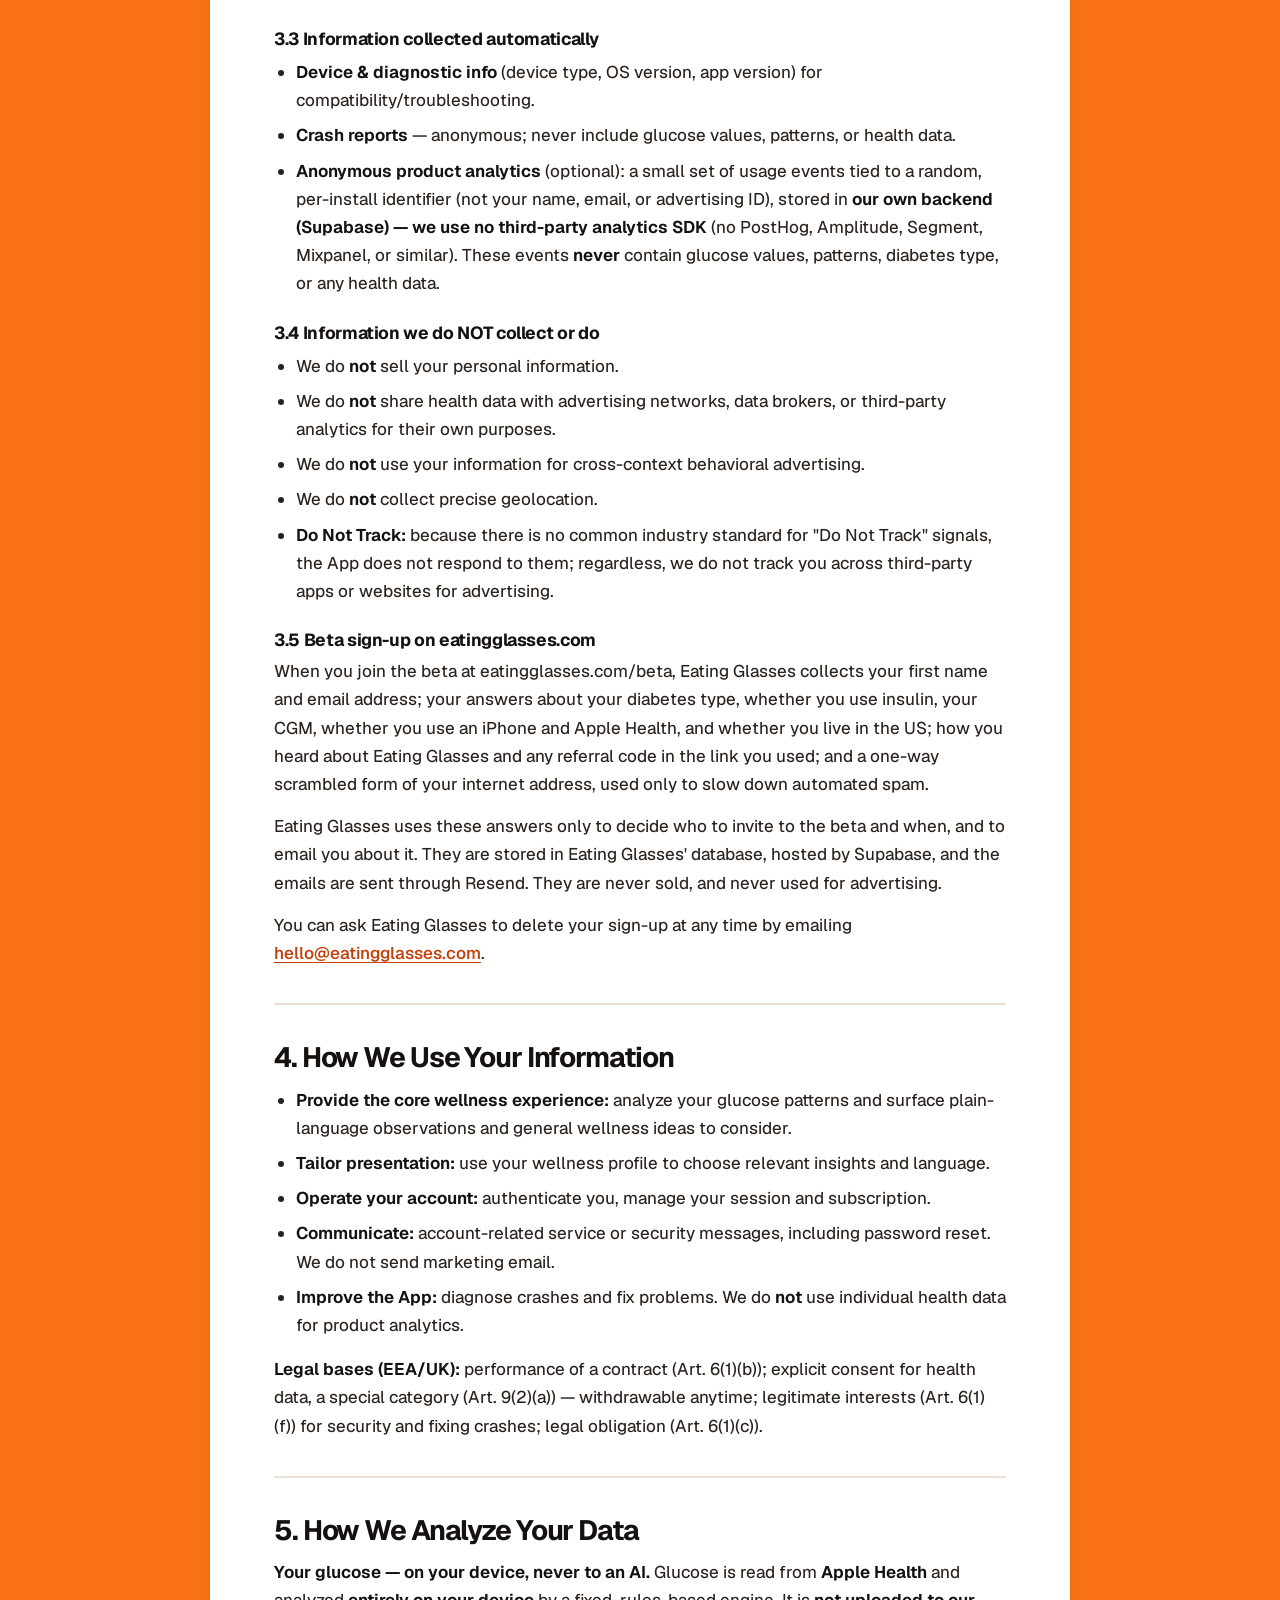
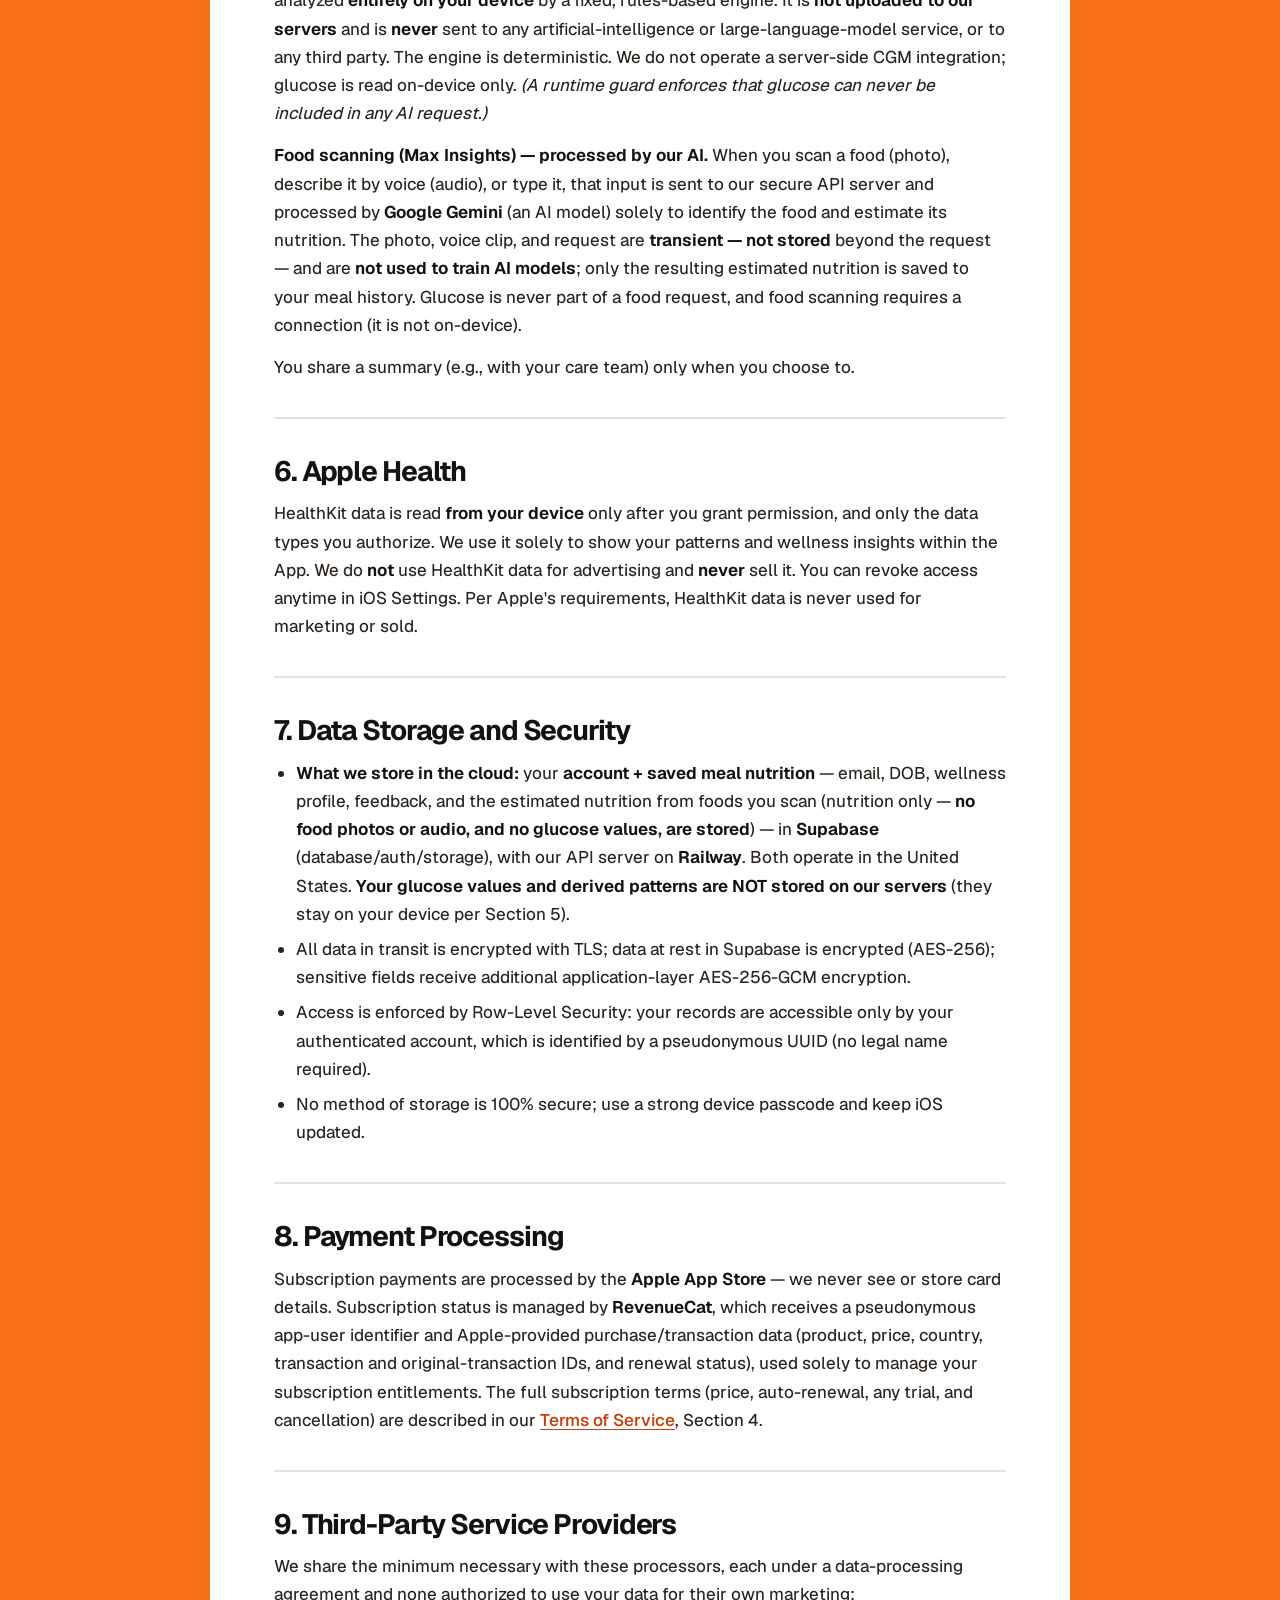
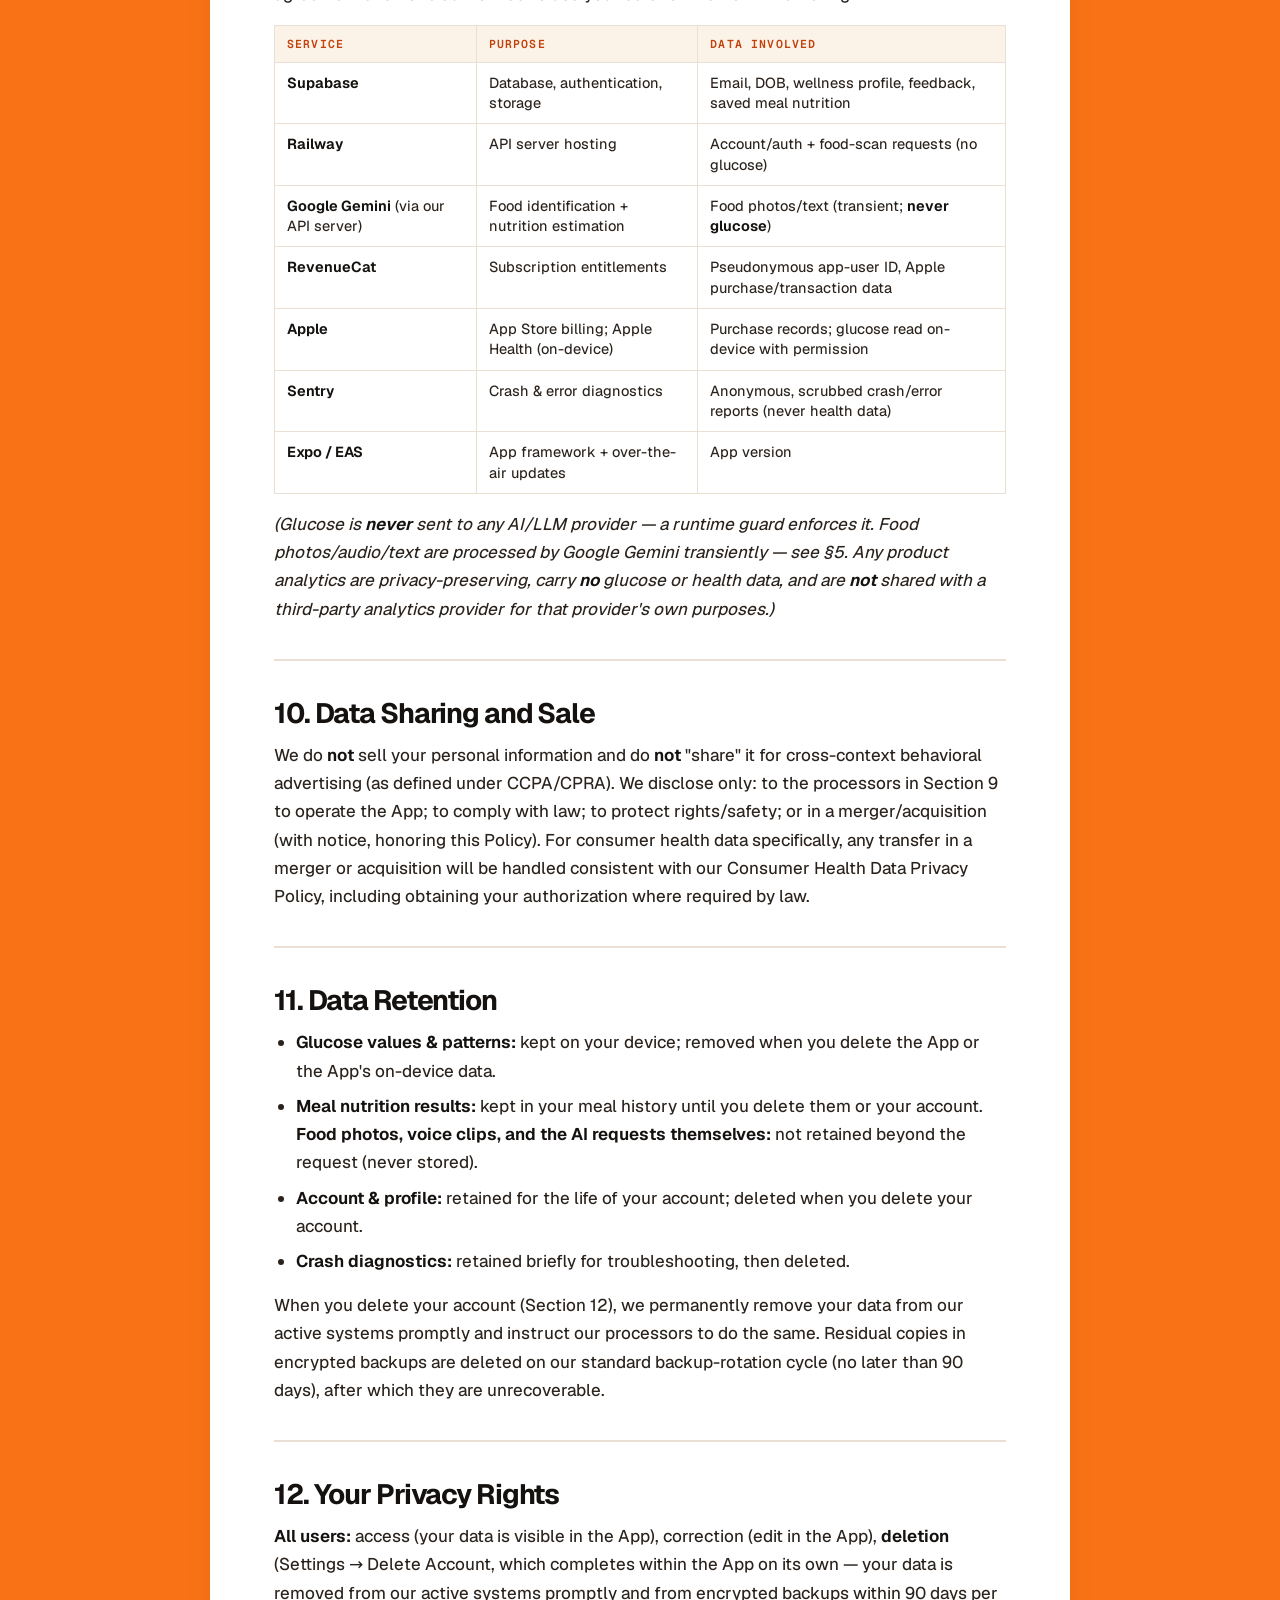
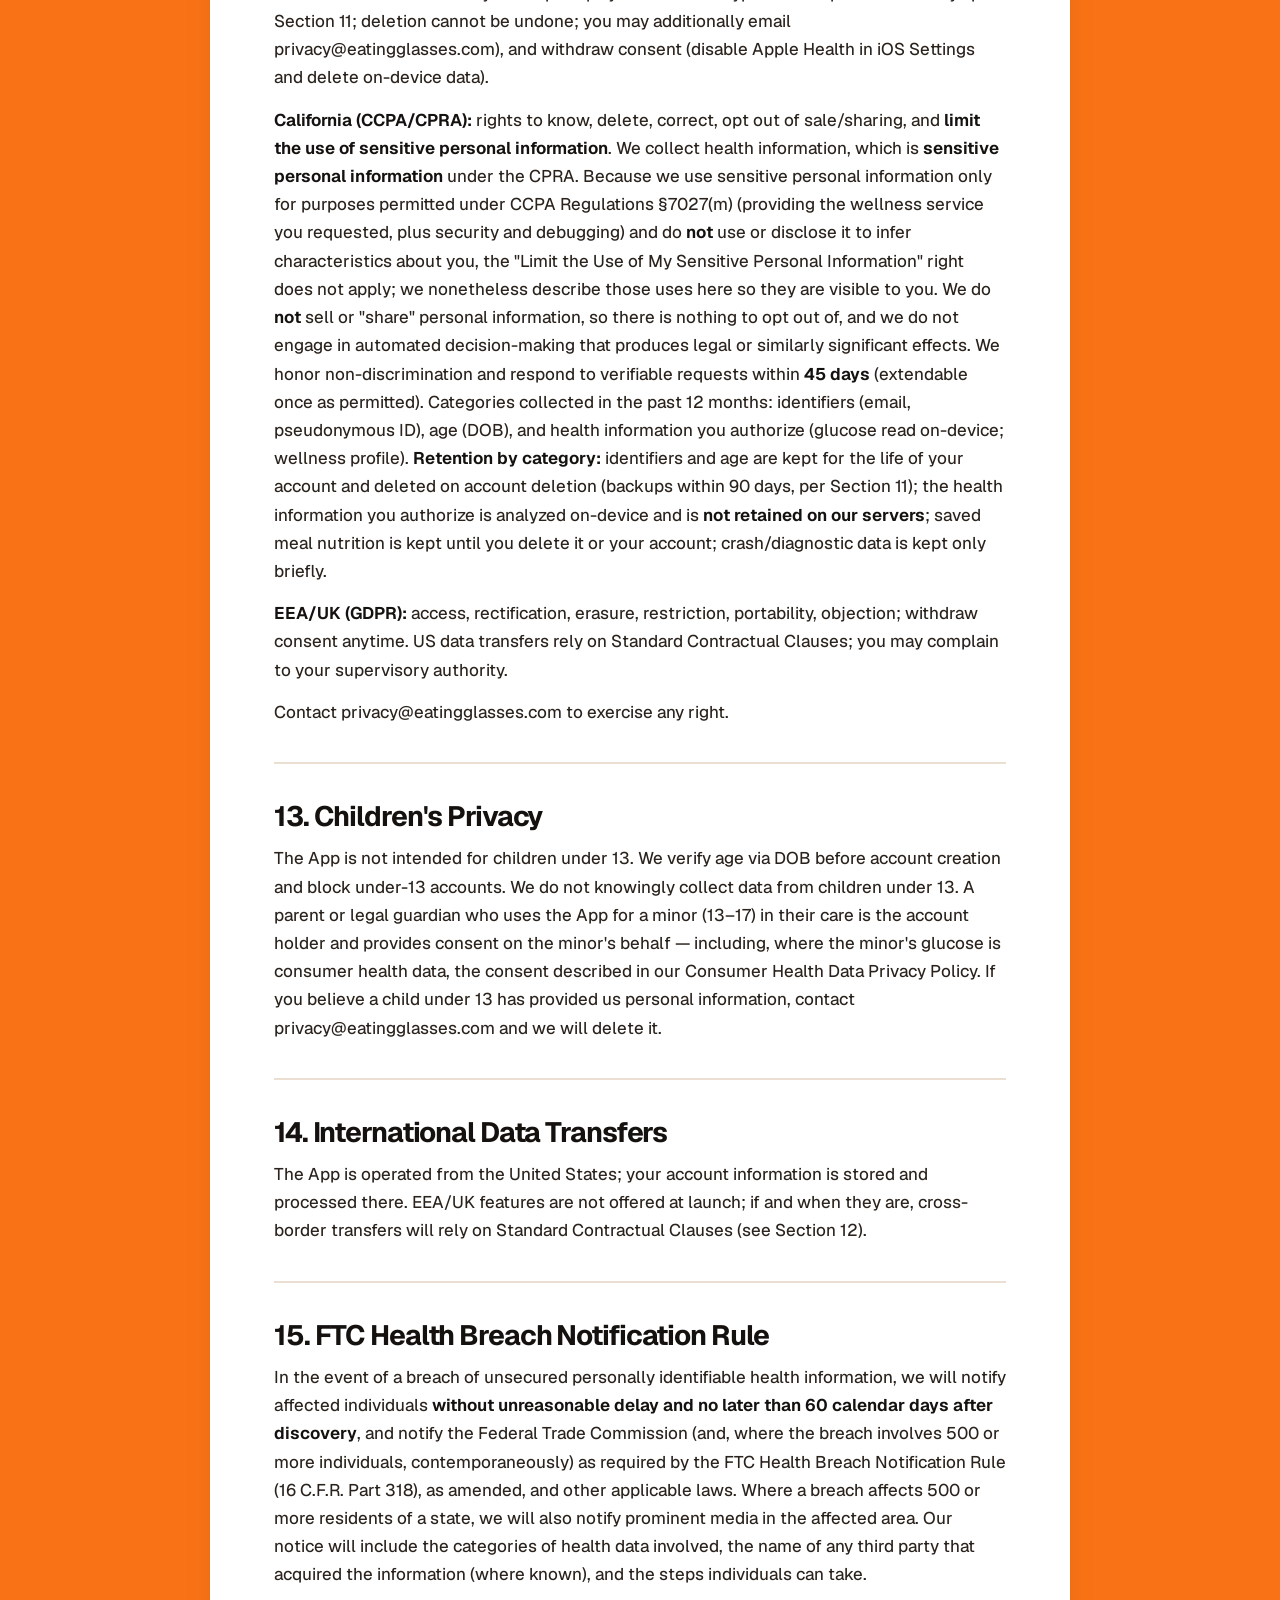
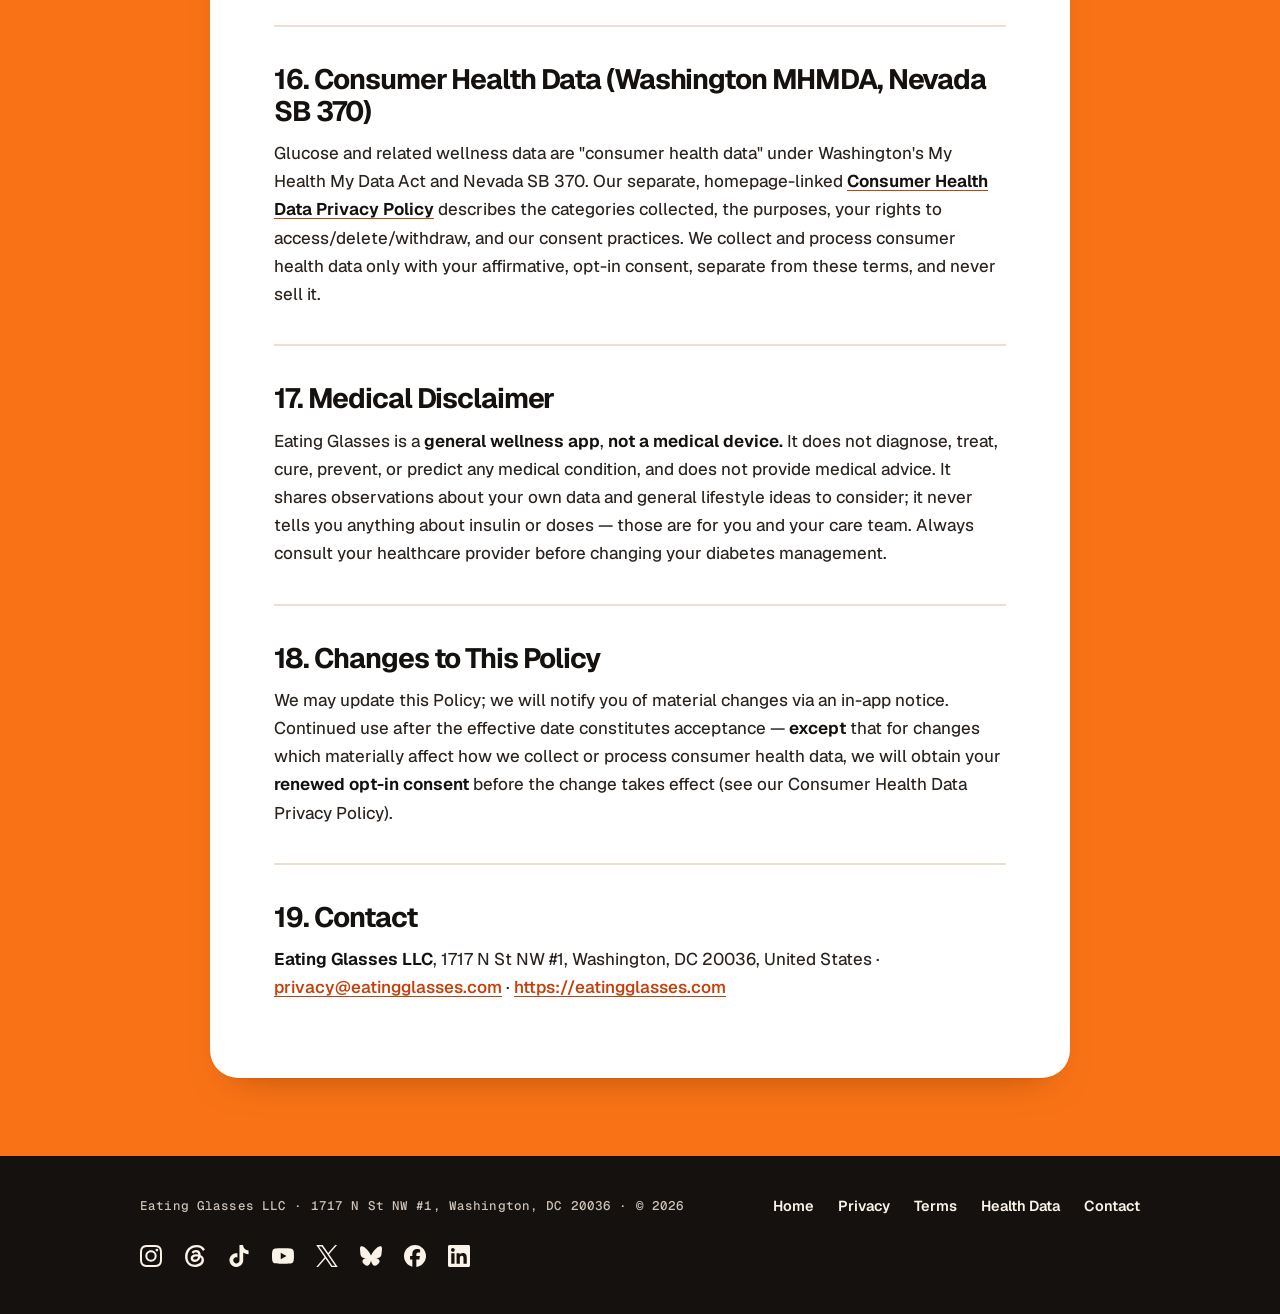
<file: privacy.html>
<!DOCTYPE html><html lang="en"><head><meta charset="utf-8" /><meta name="viewport" content="width=device-width, initial-scale=1" /><title>Privacy Policy — Eating Glasses</title><meta name="description" content="Privacy Policy for the Eating Glasses app, by Eating Glasses LLC." /><meta name="theme-color" content="#f97316" /><link rel="preload" href="/fonts/Geist-latin-variable.woff2" as="font" type="font/woff2" crossorigin />
<link rel="stylesheet" href="/site.css?v=4" />
<link rel="stylesheet" href="/legal.css?v=2" /><link rel="icon" type="image/png" href="/favicon.png?v=4" /><link rel="apple-touch-icon" href="/favicon.png?v=4" /></head>
<body>
<header class="eg-head">
  <div class="wrap">
    <a class="home" href="/"><img src="logo-light.png" alt="Eating Glasses" width="1248" height="832" /></a>
    <a class="contact" href="mailto:hello@eatingglasses.com">hello@eatingglasses.com</a>
  </div>
</header>
<main class="legal-field">
  <div class="wrap legal-wrap"><article class="legal"><h1>Privacy Policy</h1><p><strong>Eating Glasses LLC</strong></p><p><strong>Effective Date:</strong> June 24, 2026</p><p><strong>Last Updated:</strong> June 25, 2026</p><hr><h2>1. Introduction</h2><p>Eating Glasses LLC ("we," "us," "our") operates the Eating Glasses mobile application (the "App") — a <strong>general wellness app</strong> that helps people who use insulin understand their own glucose patterns. This Privacy Policy explains what personal information we collect, how we use and protect it, and the choices and rights you have. By using the App you acknowledge you have read this Policy. Read it together with our Terms of Service and our <strong>Consumer Health Data Privacy Policy</strong> (Section 16).</p><hr><h2>2. Who We Are (Data Controller)</h2><p><strong>Eating Glasses LLC</strong>, 1717 N St NW #1, Washington, DC 20036, United States · privacy@eatingglasses.com · https://eatingglasses.com. For EEA/UK users, an Article 27 representative will be identified here before the App is offered in those regions.</p><hr><h2>3. Information We Collect</h2><h3>3.1 Information you provide</h3><ul><li><strong>Account information:</strong> the <strong>email and password</strong> you provide at sign-up, <strong>or</strong> the identifier from <strong>Sign in with Apple</strong> (which may be an Apple <strong>private-relay</strong> email). Plus your date of birth (DOB used only to verify the 13+ minimum age; stored as a protected field).</li><li><strong>Wellness profile:</strong> diabetes type, experience level, and who the app is for (yourself or someone you care for) — all optional and used only to tailor language and which insights are relevant.</li><li><strong>Food &amp; meal data (Max Insights):</strong> the foods you photograph, describe by voice, or type, plus the estimated nutrition (carbs/macros). The photo or voice clip is processed <strong>transiently to identify the food and is NOT retained</strong>; only the resulting estimated nutrition is saved to your meal history. Food scanning is a Max Insights feature — the free tier does not include it, and no food photos or audio are stored.</li><li><strong>Feedback:</strong> ratings/comments you choose to submit.</li></ul><h3>3.2 Glucose &amp; health data from Apple Health</h3><p>With your explicit, separate, per-type iOS permission, the App <strong>reads</strong> your blood glucose, plus any activity or sleep data you choose to authorize (for example steps, active energy, or sleep), from <strong>Apple Health</strong> — only the data types you authorize, used only for on-device context. <strong>This data is read and analyzed on your device</strong> (see Section 5). We do not require you to log anything.</p><h3>3.3 Information collected automatically</h3><ul><li><strong>Device &amp; diagnostic info</strong> (device type, OS version, app version) for compatibility/troubleshooting.</li><li><strong>Crash reports</strong> — anonymous; never include glucose values, patterns, or health data.</li><li><strong>Anonymous product analytics</strong> (optional): a small set of usage events tied to a random, per-install identifier (not your name, email, or advertising ID), stored in <strong>our own backend (Supabase) — we use no third-party analytics SDK</strong> (no PostHog, Amplitude, Segment, Mixpanel, or similar). These events <strong>never</strong> contain glucose values, patterns, diabetes type, or any health data.</li></ul><h3>3.4 Information we do NOT collect or do</h3><ul><li>We do <strong>not</strong> sell your personal information.</li><li>We do <strong>not</strong> share health data with advertising networks, data brokers, or third-party analytics for their own purposes.</li><li>We do <strong>not</strong> use your information for cross-context behavioral advertising.</li><li>We do <strong>not</strong> collect precise geolocation.</li><li><strong>Do Not Track:</strong> because there is no common industry standard for "Do Not Track" signals, the App does not respond to them; regardless, we do not track you across third-party apps or websites for advertising.</li></ul><h3>3.5 Beta sign-up on eatingglasses.com</h3><p>When you join the beta at eatingglasses.com/beta, Eating Glasses collects your first name and email address; your answers about your diabetes type, whether you use insulin, your CGM, whether you use an iPhone and Apple Health, and whether you live in the US; how you heard about Eating Glasses and any referral code in the link you used; and a one-way scrambled form of your internet address, used only to slow down automated spam.</p><p>Eating Glasses uses these answers only to decide who to invite to the beta and when, and to email you about it. They are stored in Eating Glasses' database, hosted by Supabase, and the emails are sent through Resend. They are never sold, and never used for advertising.</p><p>You can ask Eating Glasses to delete your sign-up at any time by emailing <a href="mailto:hello@eatingglasses.com">hello@eatingglasses.com</a>.</p><hr><h2>4. How We Use Your Information</h2><ul><li><strong>Provide the core wellness experience:</strong> analyze your glucose patterns and surface plain-language observations and general wellness ideas to consider.</li><li><strong>Tailor presentation:</strong> use your wellness profile to choose relevant insights and language.</li><li><strong>Operate your account:</strong> authenticate you, manage your session and subscription.</li><li><strong>Communicate:</strong> account-related service or security messages, including password reset. We do not send marketing email.</li><li><strong>Improve the App:</strong> diagnose crashes and fix problems. We do <strong>not</strong> use individual health data for product analytics.</li></ul><p><strong>Legal bases (EEA/UK):</strong> performance of a contract (Art. 6(1)(b)); explicit consent for health data, a special category (Art. 9(2)(a)) — withdrawable anytime; legitimate interests (Art. 6(1)(f)) for security and fixing crashes; legal obligation (Art. 6(1)(c)).</p><hr><h2>5. How We Analyze Your Data</h2><p><strong>Your glucose — on your device, never to an AI.</strong> Glucose is read from <strong>Apple Health</strong> and analyzed <strong>entirely on your device</strong> by a fixed, rules-based engine. It is <strong>not uploaded to our servers</strong> and is <strong>never</strong> sent to any artificial-intelligence or large-language-model service, or to any third party. The engine is deterministic. We do not operate a server-side CGM integration; glucose is read on-device only. <em>(A runtime guard enforces that glucose can never be included in any AI request.)</em></p><p><strong>Food scanning (Max Insights) — processed by our AI.</strong> When you scan a food (photo), describe it by voice (audio), or type it, that input is sent to our secure API server and processed by <strong>Google Gemini</strong> (an AI model) solely to identify the food and estimate its nutrition. The photo, voice clip, and request are <strong>transient — not stored</strong> beyond the request — and are <strong>not used to train AI models</strong>; only the resulting estimated nutrition is saved to your meal history. Glucose is never part of a food request, and food scanning requires a connection (it is not on-device).</p><p>You share a summary (e.g., with your care team) only when you choose to.</p><hr><h2>6. Apple Health</h2><p>HealthKit data is read <strong>from your device</strong> only after you grant permission, and only the data types you authorize. We use it solely to show your patterns and wellness insights within the App. We do <strong>not</strong> use HealthKit data for advertising and <strong>never</strong> sell it. You can revoke access anytime in iOS Settings. Per Apple's requirements, HealthKit data is never used for marketing or sold.</p><hr><h2>7. Data Storage and Security</h2><ul><li><strong>What we store in the cloud:</strong> your <strong>account + saved meal nutrition</strong> — email, DOB, wellness profile, feedback, and the estimated nutrition from foods you scan (nutrition only — <strong>no food photos or audio, and no glucose values, are stored</strong>) — in <strong>Supabase</strong> (database/auth/storage), with our API server on <strong>Railway</strong>. Both operate in the United States. <strong>Your glucose values and derived patterns are NOT stored on our servers</strong> (they stay on your device per Section 5).</li><li>All data in transit is encrypted with TLS; data at rest in Supabase is encrypted (AES-256); sensitive fields receive additional application-layer AES-256-GCM encryption.</li><li>Access is enforced by Row-Level Security: your records are accessible only by your authenticated account, which is identified by a pseudonymous UUID (no legal name required).</li><li>No method of storage is 100% secure; use a strong device passcode and keep iOS updated.</li></ul><hr><h2>8. Payment Processing</h2><p>Subscription payments are processed by the <strong>Apple App Store</strong> — we never see or store card details. Subscription status is managed by <strong>RevenueCat</strong>, which receives a pseudonymous app-user identifier and Apple-provided purchase/transaction data (product, price, country, transaction and original-transaction IDs, and renewal status), used solely to manage your subscription entitlements. The full subscription terms (price, auto-renewal, any trial, and cancellation) are described in our <a href="/terms.html">Terms of Service</a>, Section 4.</p><hr><h2>9. Third-Party Service Providers</h2><p>We share the minimum necessary with these processors, each under a data-processing agreement and none authorized to use your data for their own marketing:</p><table><thead><tr><th>Service</th><th>Purpose</th><th>Data involved</th></tr></thead><tbody><tr><td><strong>Supabase</strong></td><td>Database, authentication, storage</td><td>Email, DOB, wellness profile, feedback, saved meal nutrition</td></tr><tr><td><strong>Railway</strong></td><td>API server hosting</td><td>Account/auth + food-scan requests (no glucose)</td></tr><tr><td><strong>Google Gemini</strong> (via our API server)</td><td>Food identification + nutrition estimation</td><td>Food photos/text (transient; <strong>never glucose</strong>)</td></tr><tr><td><strong>RevenueCat</strong></td><td>Subscription entitlements</td><td>Pseudonymous app-user ID, Apple purchase/transaction data</td></tr><tr><td><strong>Apple</strong></td><td>App Store billing; Apple Health (on-device)</td><td>Purchase records; glucose read on-device with permission</td></tr><tr><td><strong>Sentry</strong></td><td>Crash &amp; error diagnostics</td><td>Anonymous, scrubbed crash/error reports (never health data)</td></tr><tr><td><strong>Expo / EAS</strong></td><td>App framework + over-the-air updates</td><td>App version</td></tr></tbody></table><p><em>(Glucose is <strong>never</strong> sent to any AI/LLM provider — a runtime guard enforces it. Food photos/audio/text are processed by Google Gemini transiently — see §5. Any product analytics are privacy-preserving, carry <strong>no</strong> glucose or health data, and are <strong>not</strong> shared with a third-party analytics provider for that provider's own purposes.)</em></p><hr><h2>10. Data Sharing and Sale</h2><p>We do <strong>not</strong> sell your personal information and do <strong>not</strong> "share" it for cross-context behavioral advertising (as defined under CCPA/CPRA). We disclose only: to the processors in Section 9 to operate the App; to comply with law; to protect rights/safety; or in a merger/acquisition (with notice, honoring this Policy). For consumer health data specifically, any transfer in a merger or acquisition will be handled consistent with our Consumer Health Data Privacy Policy, including obtaining your authorization where required by law.</p><hr><h2>11. Data Retention</h2><ul><li><strong>Glucose values &amp; patterns:</strong> kept on your device; removed when you delete the App or the App's on-device data.</li><li><strong>Meal nutrition results:</strong> kept in your meal history until you delete them or your account. <strong>Food photos, voice clips, and the AI requests themselves:</strong> not retained beyond the request (never stored).</li><li><strong>Account &amp; profile:</strong> retained for the life of your account; deleted when you delete your account.</li><li><strong>Crash diagnostics:</strong> retained briefly for troubleshooting, then deleted.</li></ul><p>When you delete your account (Section 12), we permanently remove your data from our active systems promptly and instruct our processors to do the same. Residual copies in encrypted backups are deleted on our standard backup-rotation cycle (no later than 90 days), after which they are unrecoverable.</p><hr><h2>12. Your Privacy Rights</h2><p><strong>All users:</strong> access (your data is visible in the App), correction (edit in the App), <strong>deletion</strong> (Settings → Delete Account, which completes within the App on its own — your data is removed from our active systems promptly and from encrypted backups within 90 days per Section 11; deletion cannot be undone; you may additionally email privacy@eatingglasses.com), and withdraw consent (disable Apple Health in iOS Settings and delete on-device data).</p><p><strong>California (CCPA/CPRA):</strong> rights to know, delete, correct, opt out of sale/sharing, and <strong>limit the use of sensitive personal information</strong>. We collect health information, which is <strong>sensitive personal information</strong> under the CPRA. Because we use sensitive personal information only for purposes permitted under CCPA Regulations §7027(m) (providing the wellness service you requested, plus security and debugging) and do <strong>not</strong> use or disclose it to infer characteristics about you, the "Limit the Use of My Sensitive Personal Information" right does not apply; we nonetheless describe those uses here so they are visible to you. We do <strong>not</strong> sell or "share" personal information, so there is nothing to opt out of, and we do not engage in automated decision-making that produces legal or similarly significant effects. We honor non-discrimination and respond to verifiable requests within <strong>45 days</strong> (extendable once as permitted). Categories collected in the past 12 months: identifiers (email, pseudonymous ID), age (DOB), and health information you authorize (glucose read on-device; wellness profile). <strong>Retention by category:</strong> identifiers and age are kept for the life of your account and deleted on account deletion (backups within 90 days, per Section 11); the health information you authorize is analyzed on-device and is <strong>not retained on our servers</strong>; saved meal nutrition is kept until you delete it or your account; crash/diagnostic data is kept only briefly.</p><p><strong>EEA/UK (GDPR):</strong> access, rectification, erasure, restriction, portability, objection; withdraw consent anytime. US data transfers rely on Standard Contractual Clauses; you may complain to your supervisory authority.</p><p>Contact privacy@eatingglasses.com to exercise any right.</p><hr><h2>13. Children's Privacy</h2><p>The App is not intended for children under 13. We verify age via DOB before account creation and block under-13 accounts. We do not knowingly collect data from children under 13. A parent or legal guardian who uses the App for a minor (13–17) in their care is the account holder and provides consent on the minor's behalf — including, where the minor's glucose is consumer health data, the consent described in our Consumer Health Data Privacy Policy. If you believe a child under 13 has provided us personal information, contact privacy@eatingglasses.com and we will delete it.</p><hr><h2>14. International Data Transfers</h2><p>The App is operated from the United States; your account information is stored and processed there. EEA/UK features are not offered at launch; if and when they are, cross-border transfers will rely on Standard Contractual Clauses (see Section 12).</p><hr><h2>15. FTC Health Breach Notification Rule</h2><p>In the event of a breach of unsecured personally identifiable health information, we will notify affected individuals <strong>without unreasonable delay and no later than 60 calendar days after discovery</strong>, and notify the Federal Trade Commission (and, where the breach involves 500 or more individuals, contemporaneously) as required by the FTC Health Breach Notification Rule (16 C.F.R. Part 318), as amended, and other applicable laws. Where a breach affects 500 or more residents of a state, we will also notify prominent media in the affected area. Our notice will include the categories of health data involved, the name of any third party that acquired the information (where known), and the steps individuals can take.</p><hr><h2>16. Consumer Health Data (Washington MHMDA, Nevada SB 370)</h2><p>Glucose and related wellness data are "consumer health data" under Washington's My Health My Data Act and Nevada SB 370. Our separate, homepage-linked <a href="/chd.html"><strong>Consumer Health Data Privacy Policy</strong></a> describes the categories collected, the purposes, your rights to access/delete/withdraw, and our consent practices. We collect and process consumer health data only with your affirmative, opt-in consent, separate from these terms, and never sell it.</p><hr><h2>17. Medical Disclaimer</h2><p>Eating Glasses is a <strong>general wellness app</strong>, <strong>not a medical device.</strong> It does not diagnose, treat, cure, prevent, or predict any medical condition, and does not provide medical advice. It shares observations about your own data and general lifestyle ideas to consider; it never tells you anything about insulin or doses — those are for you and your care team. Always consult your healthcare provider before changing your diabetes management.</p><hr><h2>18. Changes to This Policy</h2><p>We may update this Policy; we will notify you of material changes via an in-app notice. Continued use after the effective date constitutes acceptance — <strong>except</strong> that for changes which materially affect how we collect or process consumer health data, we will obtain your <strong>renewed opt-in consent</strong> before the change takes effect (see our Consumer Health Data Privacy Policy).</p><hr><h2>19. Contact</h2><p><strong>Eating Glasses LLC</strong>, 1717 N St NW #1, Washington, DC 20036, United States · <a href="mailto:privacy@eatingglasses.com">privacy@eatingglasses.com</a> · <a href="https://eatingglasses.com">https://eatingglasses.com</a></p></article></div>
</main>
<footer class="eg-foot">
  <div class="wrap">
    <span class="who">Eating Glasses LLC · 1717 N St NW #1, Washington, DC 20036 · © 2026</span>
    <nav><a href="/">Home</a><a href="/privacy.html">Privacy</a><a href="/terms.html">Terms</a><a href="/chd.html">Health Data</a><a href="mailto:hello@eatingglasses.com">Contact</a></nav>
    <nav class="soc" aria-label="Follow Eating Glasses"><a href="https://www.instagram.com/eatingglasses/" target="_blank" rel="noopener" aria-label="Eating Glasses on Instagram"><svg viewBox="0 0 24 24" width="22" height="22" fill="currentColor" aria-hidden="true" focusable="false"><path d="M7.0301.084c-1.2768.0602-2.1487.264-2.911.5634-.7888.3075-1.4575.72-2.1228 1.3877-.6652.6677-1.075 1.3368-1.3802 2.127-.2954.7638-.4956 1.6365-.552 2.914-.0564 1.2775-.0689 1.6882-.0626 4.947.0062 3.2586.0206 3.6671.0825 4.9473.061 1.2765.264 2.1482.5635 2.9107.308.7889.72 1.4573 1.388 2.1228.6679.6655 1.3365 1.0743 2.1285 1.38.7632.295 1.6361.4961 2.9134.552 1.2773.056 1.6884.069 4.9462.0627 3.2578-.0062 3.668-.0207 4.9478-.0814 1.28-.0607 2.147-.2652 2.9098-.5633.7889-.3086 1.4578-.72 2.1228-1.3881.665-.6682 1.0745-1.3378 1.3795-2.1284.2957-.7632.4966-1.636.552-2.9124.056-1.2809.0692-1.6898.063-4.948-.0063-3.2583-.021-3.6668-.0817-4.9465-.0607-1.2797-.264-2.1487-.5633-2.9117-.3084-.7889-.72-1.4568-1.3876-2.1228C21.2982 1.33 20.628.9208 19.8378.6165 19.074.321 18.2017.1197 16.9244.0645 15.6471.0093 15.236-.005 11.977.0014 8.718.0076 8.31.0215 7.0301.0839m.1402 21.6932c-1.17-.0509-1.8053-.2453-2.2287-.408-.5606-.216-.96-.4771-1.3819-.895-.422-.4178-.6811-.8186-.9-1.378-.1644-.4234-.3624-1.058-.4171-2.228-.0595-1.2645-.072-1.6442-.079-4.848-.007-3.2037.0053-3.583.0607-4.848.05-1.169.2456-1.805.408-2.2282.216-.5613.4762-.96.895-1.3816.4188-.4217.8184-.6814 1.3783-.9003.423-.1651 1.0575-.3614 2.227-.4171 1.2655-.06 1.6447-.072 4.848-.079 3.2033-.007 3.5835.005 4.8495.0608 1.169.0508 1.8053.2445 2.228.408.5608.216.96.4754 1.3816.895.4217.4194.6816.8176.9005 1.3787.1653.4217.3617 1.056.4169 2.2263.0602 1.2655.0739 1.645.0796 4.848.0058 3.203-.0055 3.5834-.061 4.848-.051 1.17-.245 1.8055-.408 2.2294-.216.5604-.4763.96-.8954 1.3814-.419.4215-.8181.6811-1.3783.9-.4224.1649-1.0577.3617-2.2262.4174-1.2656.0595-1.6448.072-4.8493.079-3.2045.007-3.5825-.006-4.848-.0608M16.953 5.5864A1.44 1.44 0 1 0 18.39 4.144a1.44 1.44 0 0 0-1.437 1.4424M5.8385 12.012c.0067 3.4032 2.7706 6.1557 6.173 6.1493 3.4026-.0065 6.157-2.7701 6.1506-6.1733-.0065-3.4032-2.771-6.1565-6.174-6.1498-3.403.0067-6.156 2.771-6.1496 6.1738M8 12.0077a4 4 0 1 1 4.008 3.9921A3.9996 3.9996 0 0 1 8 12.0077"/></svg></a><a href="https://www.threads.com/@eatingglasses" target="_blank" rel="noopener" aria-label="Eating Glasses on Threads"><svg viewBox="0 0 24 24" width="22" height="22" fill="currentColor" aria-hidden="true" focusable="false"><path d="M18.263 11.097c-.03-3.486-1.92-5.586-5.111-5.586-2.13 0-3.922.963-4.863 2.499l2.062 1.438c.535-.843 1.272-1.543 2.628-1.543 1.528 0 2.318.85 2.544 2.431a15 15 0 0 0-2.236-.173c-4.125 0-6.068 1.867-6.068 4.336s1.943 3.99 4.804 3.99c3.139 0 5.013-2.115 5.781-4.735.798.361 1.348 1.204 1.348 2.47 0 3.387-3.907 5.232-7.22 5.232-4.885 0-8.077-3.207-8.077-8.424 0-6.392 4.223-10.487 9.9-10.487 3.808 0 5.69 1.671 6.97 3.914l2.108-1.475C21.44 2.078 18.331 0 13.663 0 6.227 0 1.168 5.277 1.168 12.934c0 7 4.953 11.066 10.856 11.066 4.878 0 9.809-2.846 9.809-7.716 0-2.545-1.46-4.231-3.569-5.187m-6.33 4.855c-1.077 0-2.026-.512-2.026-1.453 0-1.483 1.822-1.934 3.606-1.934.678 0 1.34.045 1.927.173-.422 1.927-1.671 3.215-3.508 3.214Z"/></svg></a><a href="https://www.tiktok.com/@eating.glasses" target="_blank" rel="noopener" aria-label="Eating Glasses on TikTok"><svg viewBox="0 0 24 24" width="22" height="22" fill="currentColor" aria-hidden="true" focusable="false"><path d="M12.525.02c1.31-.02 2.61-.01 3.91-.02.08 1.53.63 3.09 1.75 4.17 1.12 1.11 2.7 1.62 4.24 1.79v4.03c-1.44-.05-2.89-.35-4.2-.97-.57-.26-1.1-.59-1.62-.93-.01 2.92.01 5.84-.02 8.75-.08 1.4-.54 2.79-1.35 3.94-1.31 1.92-3.58 3.17-5.91 3.21-1.43.08-2.86-.31-4.08-1.03-2.02-1.19-3.44-3.37-3.65-5.71-.02-.5-.03-1-.01-1.49.18-1.9 1.12-3.72 2.58-4.96 1.66-1.44 3.98-2.13 6.15-1.72.02 1.48-.04 2.96-.04 4.44-.99-.32-2.15-.23-3.02.37-.63.41-1.11 1.04-1.36 1.75-.21.51-.15 1.07-.14 1.61.24 1.64 1.82 3.02 3.5 2.87 1.12-.01 2.19-.66 2.77-1.61.19-.33.4-.67.41-1.06.1-1.79.06-3.57.07-5.36.01-4.03-.01-8.05.02-12.07z"/></svg></a><a href="https://www.youtube.com/@Eating_Glasses" target="_blank" rel="noopener" aria-label="Eating Glasses on YouTube"><svg viewBox="0 0 24 24" width="22" height="22" fill="currentColor" aria-hidden="true" focusable="false"><path d="M23.498 6.186a3.016 3.016 0 0 0-2.122-2.136C19.505 3.545 12 3.545 12 3.545s-7.505 0-9.377.505A3.017 3.017 0 0 0 .502 6.186C0 8.07 0 12 0 12s0 3.93.502 5.814a3.016 3.016 0 0 0 2.122 2.136c1.871.505 9.376.505 9.376.505s7.505 0 9.377-.505a3.015 3.015 0 0 0 2.122-2.136C24 15.93 24 12 24 12s0-3.93-.502-5.814zM9.545 15.568V8.432L15.818 12l-6.273 3.568z"/></svg></a><a href="https://x.com/eating_glasses" target="_blank" rel="noopener" aria-label="Eating Glasses on X"><svg viewBox="0 0 24 24" width="22" height="22" fill="currentColor" aria-hidden="true" focusable="false"><path d="M14.234 10.162 22.977 0h-2.072l-7.591 8.824L7.251 0H.258l9.168 13.343L.258 24H2.33l8.016-9.318L16.749 24h6.993zm-2.837 3.299-.929-1.329L3.076 1.56h3.182l5.965 8.532.929 1.329 7.754 11.09h-3.182z"/></svg></a><a href="https://bsky.app/profile/eatingglasses.bsky.social" target="_blank" rel="noopener" aria-label="Eating Glasses on Bluesky"><svg viewBox="0 0 24 24" width="22" height="22" fill="currentColor" aria-hidden="true" focusable="false"><path d="M5.202 2.857C7.954 4.922 10.913 9.11 12 11.358c1.087-2.247 4.046-6.436 6.798-8.501C20.783 1.366 24 .213 24 3.883c0 .732-.42 6.156-.667 7.037-.856 3.061-3.978 3.842-6.755 3.37 4.854.826 6.089 3.562 3.422 6.299-5.065 5.196-7.28-1.304-7.847-2.97-.104-.305-.152-.448-.153-.327 0-.121-.05.022-.153.327-.568 1.666-2.782 8.166-7.847 2.97-2.667-2.737-1.432-5.473 3.422-6.3-2.777.473-5.899-.308-6.755-3.369C.42 10.04 0 4.615 0 3.883c0-3.67 3.217-2.517 5.202-1.026"/></svg></a><a href="https://www.facebook.com/profile.php?id=61596653739234" target="_blank" rel="noopener" aria-label="Eating Glasses on Facebook"><svg viewBox="0 0 24 24" width="22" height="22" fill="currentColor" aria-hidden="true" focusable="false"><path d="M9.101 23.691v-7.98H6.627v-3.667h2.474v-1.58c0-4.085 1.848-5.978 5.858-5.978.401 0 .955.042 1.468.103a8.68 8.68 0 0 1 1.141.195v3.325a8.623 8.623 0 0 0-.653-.036 26.805 26.805 0 0 0-.733-.009c-.707 0-1.259.096-1.675.309a1.686 1.686 0 0 0-.679.622c-.258.42-.374.995-.374 1.752v1.297h3.919l-.386 2.103-.287 1.564h-3.246v8.245C19.396 23.238 24 18.179 24 12.044c0-6.627-5.373-12-12-12s-12 5.373-12 12c0 5.628 3.874 10.35 9.101 11.647Z"/></svg></a><a href="https://www.linkedin.com/company/eatingglasses/" target="_blank" rel="noopener" aria-label="Eating Glasses on LinkedIn"><svg viewBox="0 0 24 24" width="22" height="22" fill="currentColor" aria-hidden="true" focusable="false"><path d="M20.447 20.452h-3.554v-5.569c0-1.328-.027-3.037-1.852-3.037-1.853 0-2.136 1.445-2.136 2.939v5.667H9.351V9h3.414v1.561h.046c.477-.9 1.637-1.85 3.37-1.85 3.601 0 4.267 2.37 4.267 5.455v6.286zM5.337 7.433c-1.144 0-2.063-.926-2.063-2.065 0-1.138.92-2.063 2.063-2.063 1.14 0 2.064.925 2.064 2.063 0 1.139-.925 2.065-2.064 2.065zm1.782 13.019H3.555V9h3.564v11.452zM22.225 0H1.771C.792 0 0 .774 0 1.729v20.542C0 23.227.792 24 1.771 24h20.451C23.2 24 24 23.227 24 22.271V1.729C24 .774 23.2 0 22.222 0h.003z"/></svg></a></nav>
  </div>
</footer>
</body>
</html>
</file>
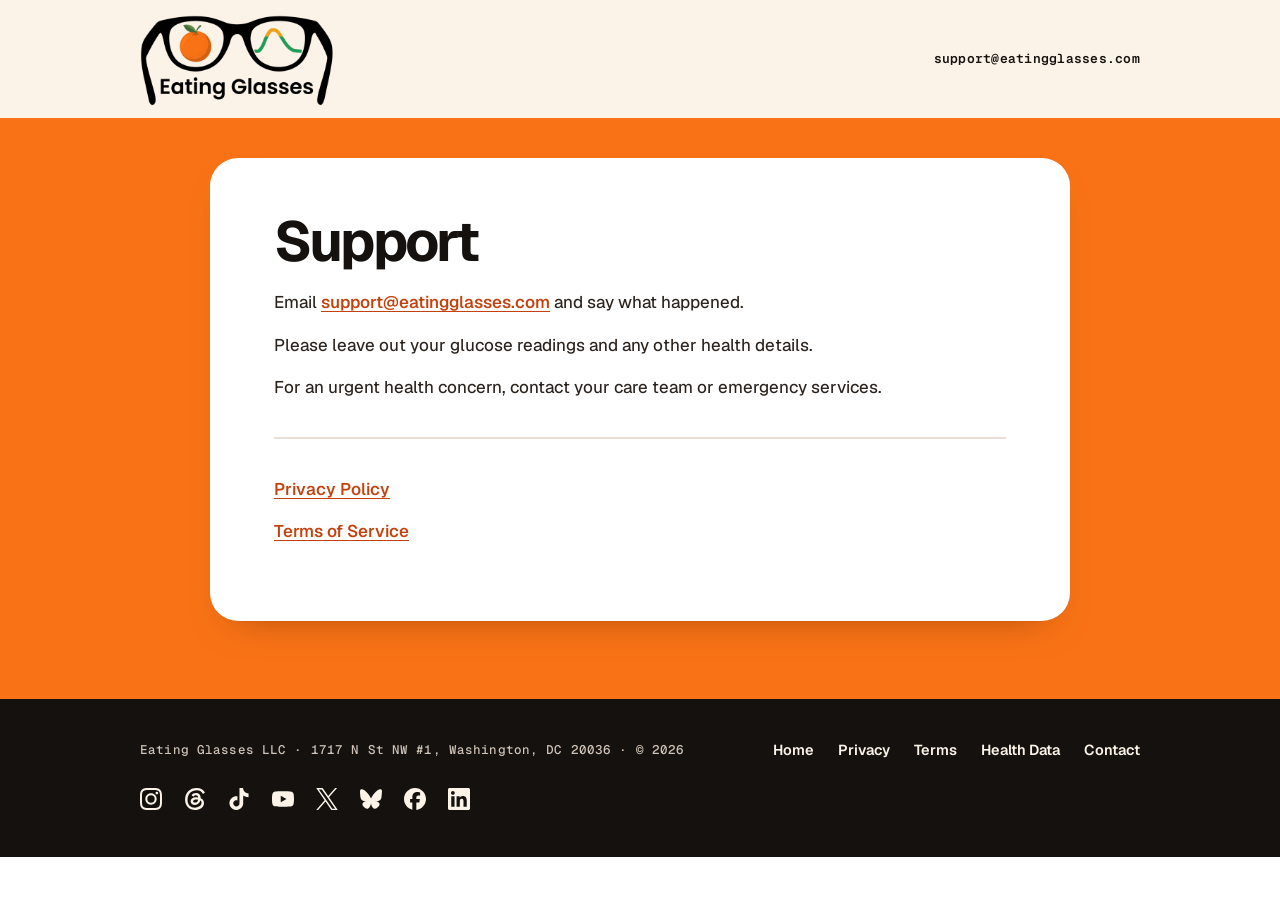
<file: support.html>
<!DOCTYPE html><html lang="en"><head><meta charset="utf-8" /><meta name="viewport" content="width=device-width, initial-scale=1" /><title>Support | Eating Glasses</title><meta name="description" content="How to reach Eating Glasses support." /><meta name="theme-color" content="#f97316" /><link rel="preload" href="/fonts/Geist-latin-variable.woff2" as="font" type="font/woff2" crossorigin />
<link rel="stylesheet" href="/site.css?v=4" />
<link rel="stylesheet" href="/legal.css?v=2" /><link rel="icon" type="image/png" href="/favicon.png?v=4" /><link rel="apple-touch-icon" href="/favicon.png?v=4" /></head>
<body>
<header class="eg-head">
  <div class="wrap">
    <a class="home" href="/"><img src="logo-light.png" alt="Eating Glasses" width="1248" height="832" /></a>
    <a class="contact" href="mailto:support@eatingglasses.com">support@eatingglasses.com</a>
  </div>
</header>
<main class="legal-field">
  <div class="wrap legal-wrap"><article class="legal"><h1>Support</h1><p>Email <a href="mailto:support@eatingglasses.com">support@eatingglasses.com</a> and say what happened.</p><p>Please leave out your glucose readings and any other health details.</p><p>For an urgent health concern, contact your care team or emergency services.</p><hr><p><a href="/privacy.html">Privacy Policy</a></p><p><a href="/terms.html">Terms of Service</a></p></article></div>
</main>
<footer class="eg-foot">
  <div class="wrap">
    <span class="who">Eating Glasses LLC · 1717 N St NW #1, Washington, DC 20036 · © 2026</span>
    <nav><a href="/">Home</a><a href="/privacy.html">Privacy</a><a href="/terms.html">Terms</a><a href="/chd.html">Health Data</a><a href="mailto:support@eatingglasses.com">Contact</a></nav>
    <nav class="soc" aria-label="Follow Eating Glasses"><a href="https://www.instagram.com/eatingglasses/" target="_blank" rel="noopener" aria-label="Eating Glasses on Instagram"><svg viewBox="0 0 24 24" width="22" height="22" fill="currentColor" aria-hidden="true" focusable="false"><path d="M7.0301.084c-1.2768.0602-2.1487.264-2.911.5634-.7888.3075-1.4575.72-2.1228 1.3877-.6652.6677-1.075 1.3368-1.3802 2.127-.2954.7638-.4956 1.6365-.552 2.914-.0564 1.2775-.0689 1.6882-.0626 4.947.0062 3.2586.0206 3.6671.0825 4.9473.061 1.2765.264 2.1482.5635 2.9107.308.7889.72 1.4573 1.388 2.1228.6679.6655 1.3365 1.0743 2.1285 1.38.7632.295 1.6361.4961 2.9134.552 1.2773.056 1.6884.069 4.9462.0627 3.2578-.0062 3.668-.0207 4.9478-.0814 1.28-.0607 2.147-.2652 2.9098-.5633.7889-.3086 1.4578-.72 2.1228-1.3881.665-.6682 1.0745-1.3378 1.3795-2.1284.2957-.7632.4966-1.636.552-2.9124.056-1.2809.0692-1.6898.063-4.948-.0063-3.2583-.021-3.6668-.0817-4.9465-.0607-1.2797-.264-2.1487-.5633-2.9117-.3084-.7889-.72-1.4568-1.3876-2.1228C21.2982 1.33 20.628.9208 19.8378.6165 19.074.321 18.2017.1197 16.9244.0645 15.6471.0093 15.236-.005 11.977.0014 8.718.0076 8.31.0215 7.0301.0839m.1402 21.6932c-1.17-.0509-1.8053-.2453-2.2287-.408-.5606-.216-.96-.4771-1.3819-.895-.422-.4178-.6811-.8186-.9-1.378-.1644-.4234-.3624-1.058-.4171-2.228-.0595-1.2645-.072-1.6442-.079-4.848-.007-3.2037.0053-3.583.0607-4.848.05-1.169.2456-1.805.408-2.2282.216-.5613.4762-.96.895-1.3816.4188-.4217.8184-.6814 1.3783-.9003.423-.1651 1.0575-.3614 2.227-.4171 1.2655-.06 1.6447-.072 4.848-.079 3.2033-.007 3.5835.005 4.8495.0608 1.169.0508 1.8053.2445 2.228.408.5608.216.96.4754 1.3816.895.4217.4194.6816.8176.9005 1.3787.1653.4217.3617 1.056.4169 2.2263.0602 1.2655.0739 1.645.0796 4.848.0058 3.203-.0055 3.5834-.061 4.848-.051 1.17-.245 1.8055-.408 2.2294-.216.5604-.4763.96-.8954 1.3814-.419.4215-.8181.6811-1.3783.9-.4224.1649-1.0577.3617-2.2262.4174-1.2656.0595-1.6448.072-4.8493.079-3.2045.007-3.5825-.006-4.848-.0608M16.953 5.5864A1.44 1.44 0 1 0 18.39 4.144a1.44 1.44 0 0 0-1.437 1.4424M5.8385 12.012c.0067 3.4032 2.7706 6.1557 6.173 6.1493 3.4026-.0065 6.157-2.7701 6.1506-6.1733-.0065-3.4032-2.771-6.1565-6.174-6.1498-3.403.0067-6.156 2.771-6.1496 6.1738M8 12.0077a4 4 0 1 1 4.008 3.9921A3.9996 3.9996 0 0 1 8 12.0077"/></svg></a><a href="https://www.threads.com/@eatingglasses" target="_blank" rel="noopener" aria-label="Eating Glasses on Threads"><svg viewBox="0 0 24 24" width="22" height="22" fill="currentColor" aria-hidden="true" focusable="false"><path d="M18.263 11.097c-.03-3.486-1.92-5.586-5.111-5.586-2.13 0-3.922.963-4.863 2.499l2.062 1.438c.535-.843 1.272-1.543 2.628-1.543 1.528 0 2.318.85 2.544 2.431a15 15 0 0 0-2.236-.173c-4.125 0-6.068 1.867-6.068 4.336s1.943 3.99 4.804 3.99c3.139 0 5.013-2.115 5.781-4.735.798.361 1.348 1.204 1.348 2.47 0 3.387-3.907 5.232-7.22 5.232-4.885 0-8.077-3.207-8.077-8.424 0-6.392 4.223-10.487 9.9-10.487 3.808 0 5.69 1.671 6.97 3.914l2.108-1.475C21.44 2.078 18.331 0 13.663 0 6.227 0 1.168 5.277 1.168 12.934c0 7 4.953 11.066 10.856 11.066 4.878 0 9.809-2.846 9.809-7.716 0-2.545-1.46-4.231-3.569-5.187m-6.33 4.855c-1.077 0-2.026-.512-2.026-1.453 0-1.483 1.822-1.934 3.606-1.934.678 0 1.34.045 1.927.173-.422 1.927-1.671 3.215-3.508 3.214Z"/></svg></a><a href="https://www.tiktok.com/@eating.glasses" target="_blank" rel="noopener" aria-label="Eating Glasses on TikTok"><svg viewBox="0 0 24 24" width="22" height="22" fill="currentColor" aria-hidden="true" focusable="false"><path d="M12.525.02c1.31-.02 2.61-.01 3.91-.02.08 1.53.63 3.09 1.75 4.17 1.12 1.11 2.7 1.62 4.24 1.79v4.03c-1.44-.05-2.89-.35-4.2-.97-.57-.26-1.1-.59-1.62-.93-.01 2.92.01 5.84-.02 8.75-.08 1.4-.54 2.79-1.35 3.94-1.31 1.92-3.58 3.17-5.91 3.21-1.43.08-2.86-.31-4.08-1.03-2.02-1.19-3.44-3.37-3.65-5.71-.02-.5-.03-1-.01-1.49.18-1.9 1.12-3.72 2.58-4.96 1.66-1.44 3.98-2.13 6.15-1.72.02 1.48-.04 2.96-.04 4.44-.99-.32-2.15-.23-3.02.37-.63.41-1.11 1.04-1.36 1.75-.21.51-.15 1.07-.14 1.61.24 1.64 1.82 3.02 3.5 2.87 1.12-.01 2.19-.66 2.77-1.61.19-.33.4-.67.41-1.06.1-1.79.06-3.57.07-5.36.01-4.03-.01-8.05.02-12.07z"/></svg></a><a href="https://www.youtube.com/@Eating_Glasses" target="_blank" rel="noopener" aria-label="Eating Glasses on YouTube"><svg viewBox="0 0 24 24" width="22" height="22" fill="currentColor" aria-hidden="true" focusable="false"><path d="M23.498 6.186a3.016 3.016 0 0 0-2.122-2.136C19.505 3.545 12 3.545 12 3.545s-7.505 0-9.377.505A3.017 3.017 0 0 0 .502 6.186C0 8.07 0 12 0 12s0 3.93.502 5.814a3.016 3.016 0 0 0 2.122 2.136c1.871.505 9.376.505 9.376.505s7.505 0 9.377-.505a3.015 3.015 0 0 0 2.122-2.136C24 15.93 24 12 24 12s0-3.93-.502-5.814zM9.545 15.568V8.432L15.818 12l-6.273 3.568z"/></svg></a><a href="https://x.com/eating_glasses" target="_blank" rel="noopener" aria-label="Eating Glasses on X"><svg viewBox="0 0 24 24" width="22" height="22" fill="currentColor" aria-hidden="true" focusable="false"><path d="M14.234 10.162 22.977 0h-2.072l-7.591 8.824L7.251 0H.258l9.168 13.343L.258 24H2.33l8.016-9.318L16.749 24h6.993zm-2.837 3.299-.929-1.329L3.076 1.56h3.182l5.965 8.532.929 1.329 7.754 11.09h-3.182z"/></svg></a><a href="https://bsky.app/profile/eatingglasses.bsky.social" target="_blank" rel="noopener" aria-label="Eating Glasses on Bluesky"><svg viewBox="0 0 24 24" width="22" height="22" fill="currentColor" aria-hidden="true" focusable="false"><path d="M5.202 2.857C7.954 4.922 10.913 9.11 12 11.358c1.087-2.247 4.046-6.436 6.798-8.501C20.783 1.366 24 .213 24 3.883c0 .732-.42 6.156-.667 7.037-.856 3.061-3.978 3.842-6.755 3.37 4.854.826 6.089 3.562 3.422 6.299-5.065 5.196-7.28-1.304-7.847-2.97-.104-.305-.152-.448-.153-.327 0-.121-.05.022-.153.327-.568 1.666-2.782 8.166-7.847 2.97-2.667-2.737-1.432-5.473 3.422-6.3-2.777.473-5.899-.308-6.755-3.369C.42 10.04 0 4.615 0 3.883c0-3.67 3.217-2.517 5.202-1.026"/></svg></a><a href="https://www.facebook.com/profile.php?id=61596653739234" target="_blank" rel="noopener" aria-label="Eating Glasses on Facebook"><svg viewBox="0 0 24 24" width="22" height="22" fill="currentColor" aria-hidden="true" focusable="false"><path d="M9.101 23.691v-7.98H6.627v-3.667h2.474v-1.58c0-4.085 1.848-5.978 5.858-5.978.401 0 .955.042 1.468.103a8.68 8.68 0 0 1 1.141.195v3.325a8.623 8.623 0 0 0-.653-.036 26.805 26.805 0 0 0-.733-.009c-.707 0-1.259.096-1.675.309a1.686 1.686 0 0 0-.679.622c-.258.42-.374.995-.374 1.752v1.297h3.919l-.386 2.103-.287 1.564h-3.246v8.245C19.396 23.238 24 18.179 24 12.044c0-6.627-5.373-12-12-12s-12 5.373-12 12c0 5.628 3.874 10.35 9.101 11.647Z"/></svg></a><a href="https://www.linkedin.com/company/eatingglasses/" target="_blank" rel="noopener" aria-label="Eating Glasses on LinkedIn"><svg viewBox="0 0 24 24" width="22" height="22" fill="currentColor" aria-hidden="true" focusable="false"><path d="M20.447 20.452h-3.554v-5.569c0-1.328-.027-3.037-1.852-3.037-1.853 0-2.136 1.445-2.136 2.939v5.667H9.351V9h3.414v1.561h.046c.477-.9 1.637-1.85 3.37-1.85 3.601 0 4.267 2.37 4.267 5.455v6.286zM5.337 7.433c-1.144 0-2.063-.926-2.063-2.065 0-1.138.92-2.063 2.063-2.063 1.14 0 2.064.925 2.064 2.063 0 1.139-.925 2.065-2.064 2.065zm1.782 13.019H3.555V9h3.564v11.452zM22.225 0H1.771C.792 0 0 .774 0 1.729v20.542C0 23.227.792 24 1.771 24h20.451C23.2 24 24 23.227 24 22.271V1.729C24 .774 23.2 0 22.222 0h.003z"/></svg></a></nav>
  </div>
</footer>
</body>
</html>
</file>
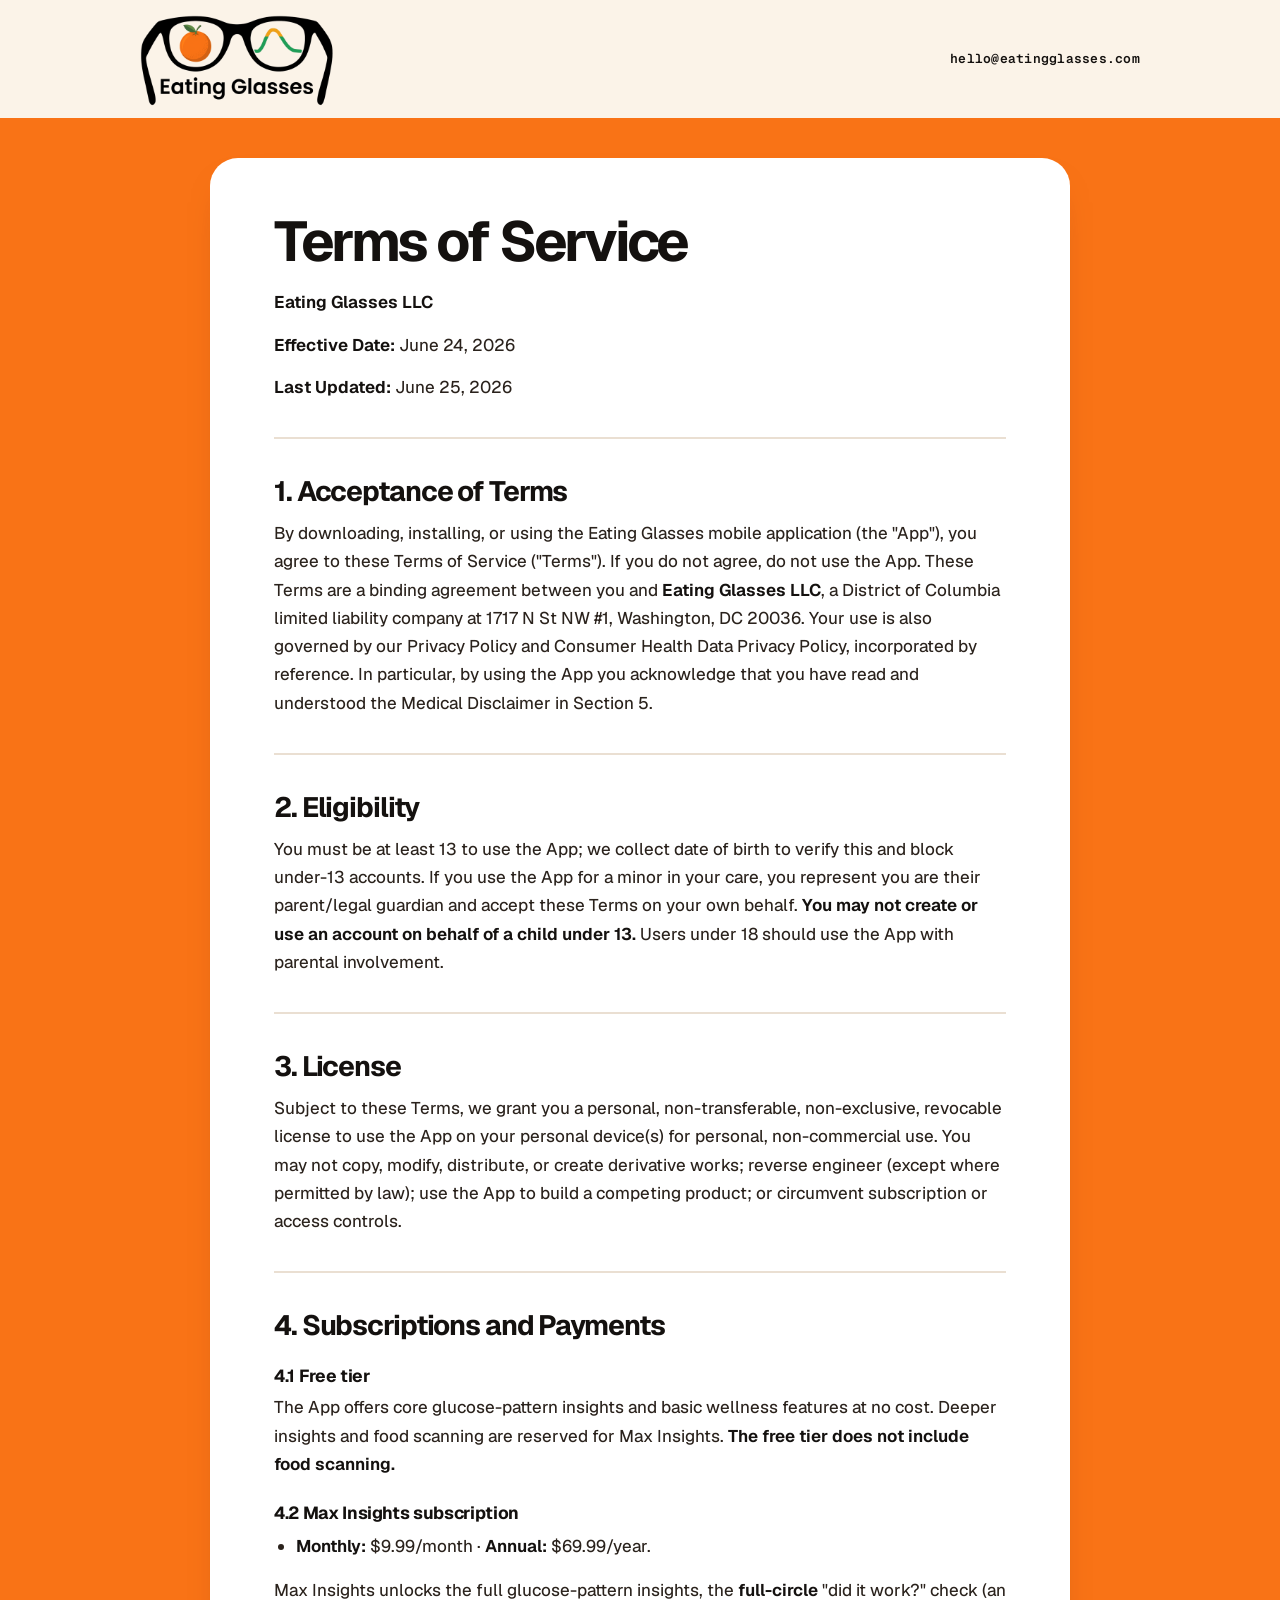
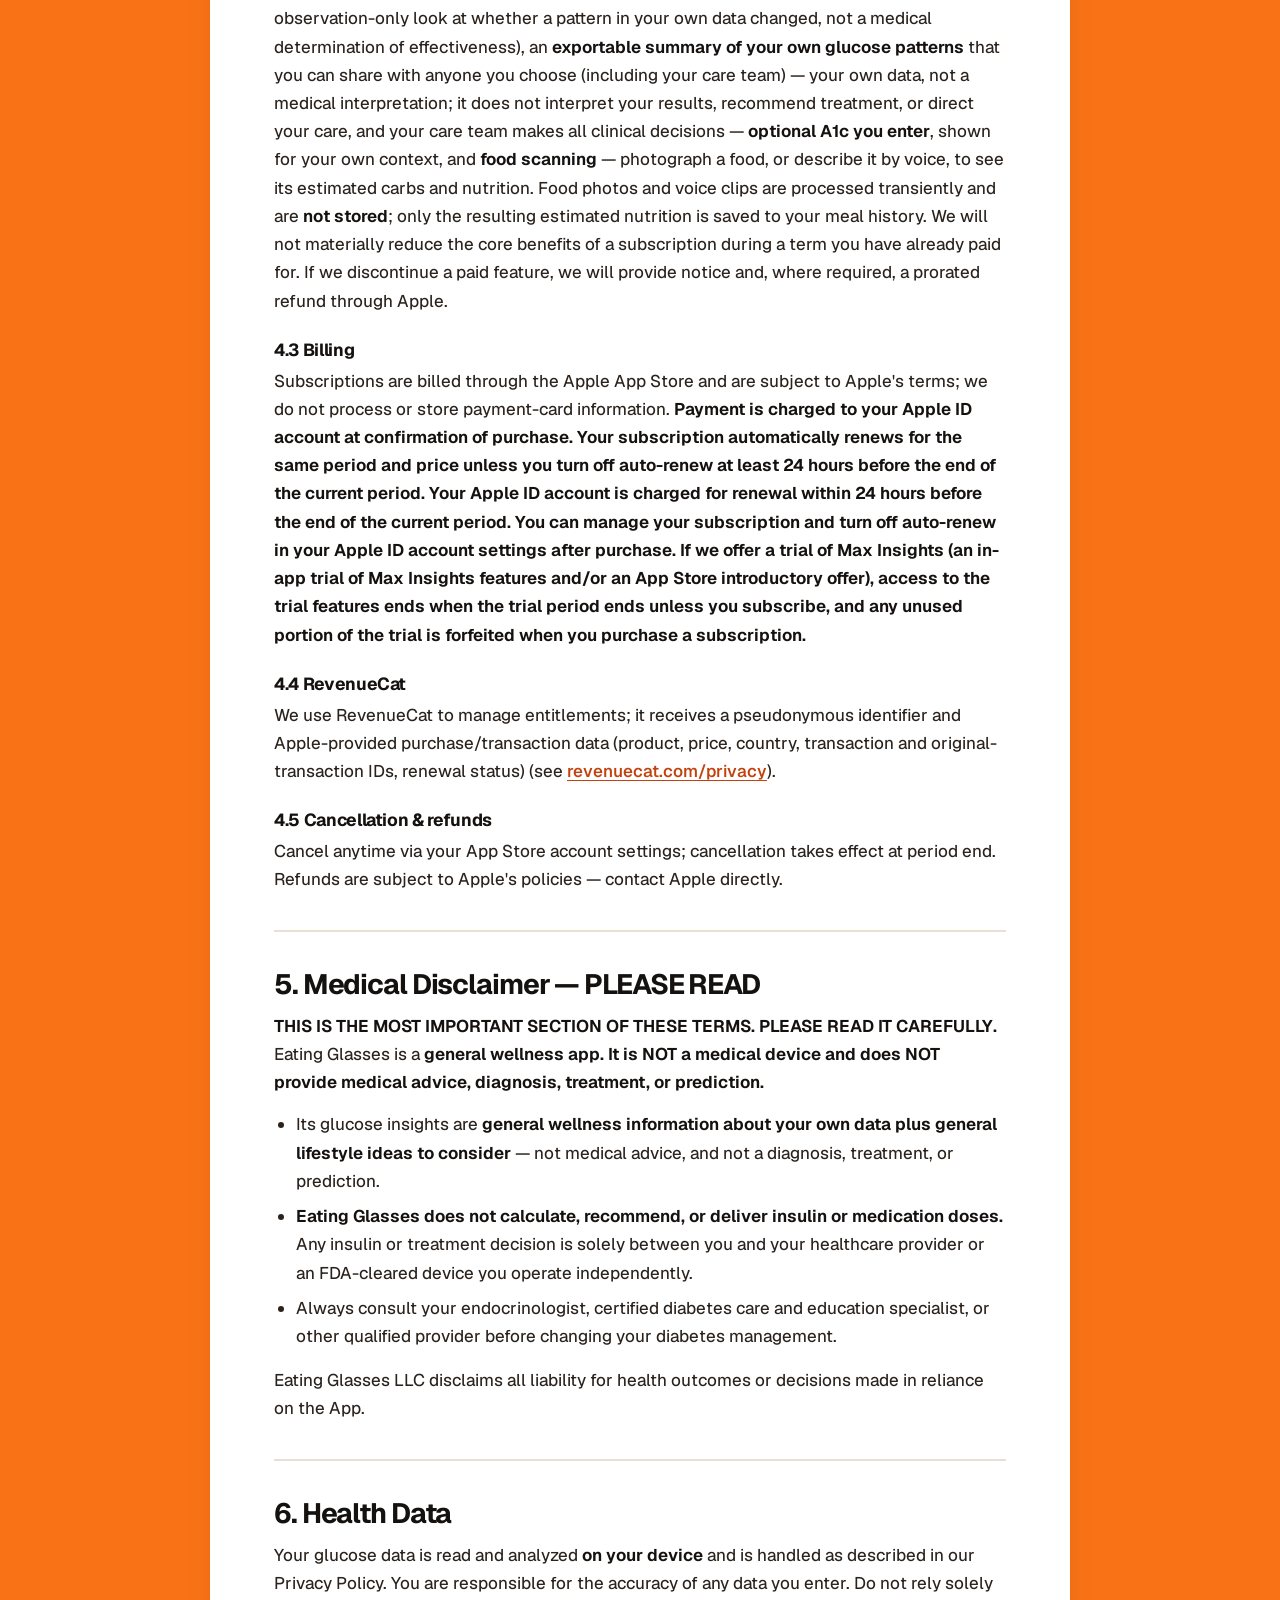
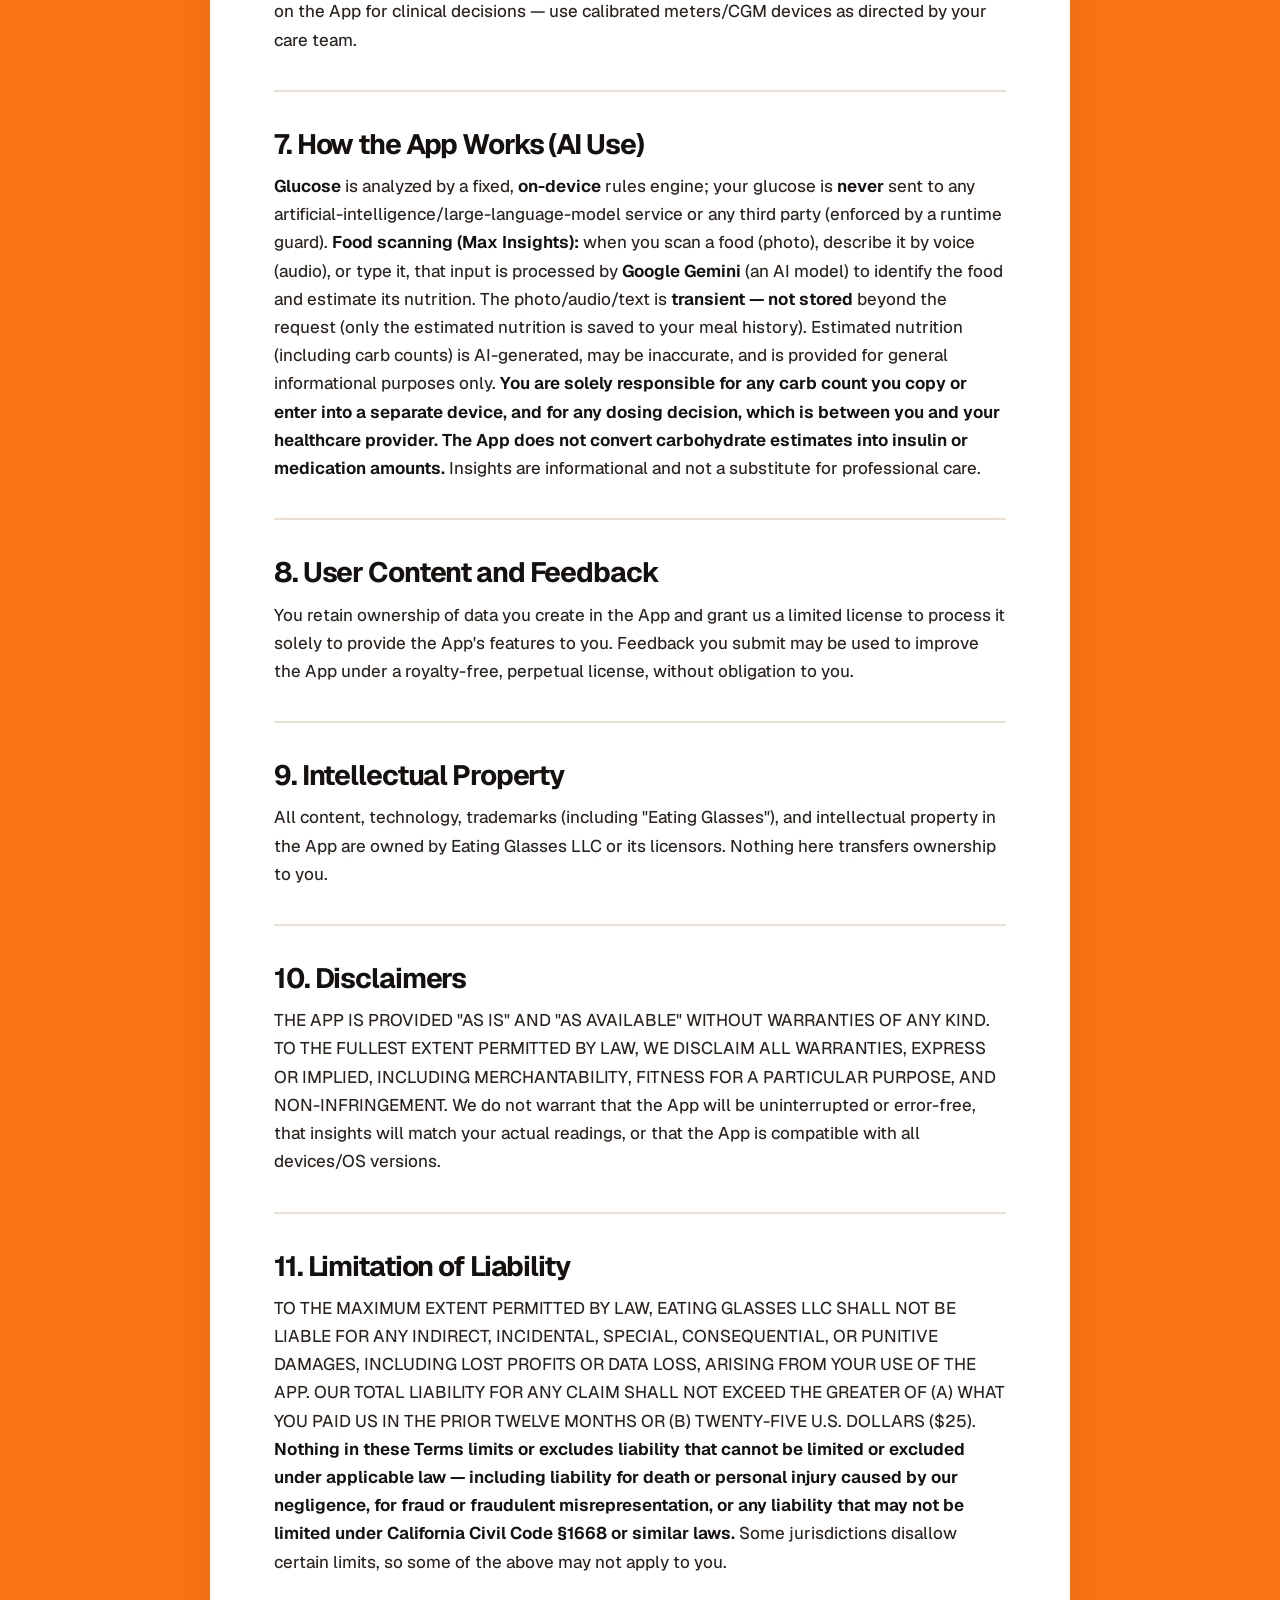
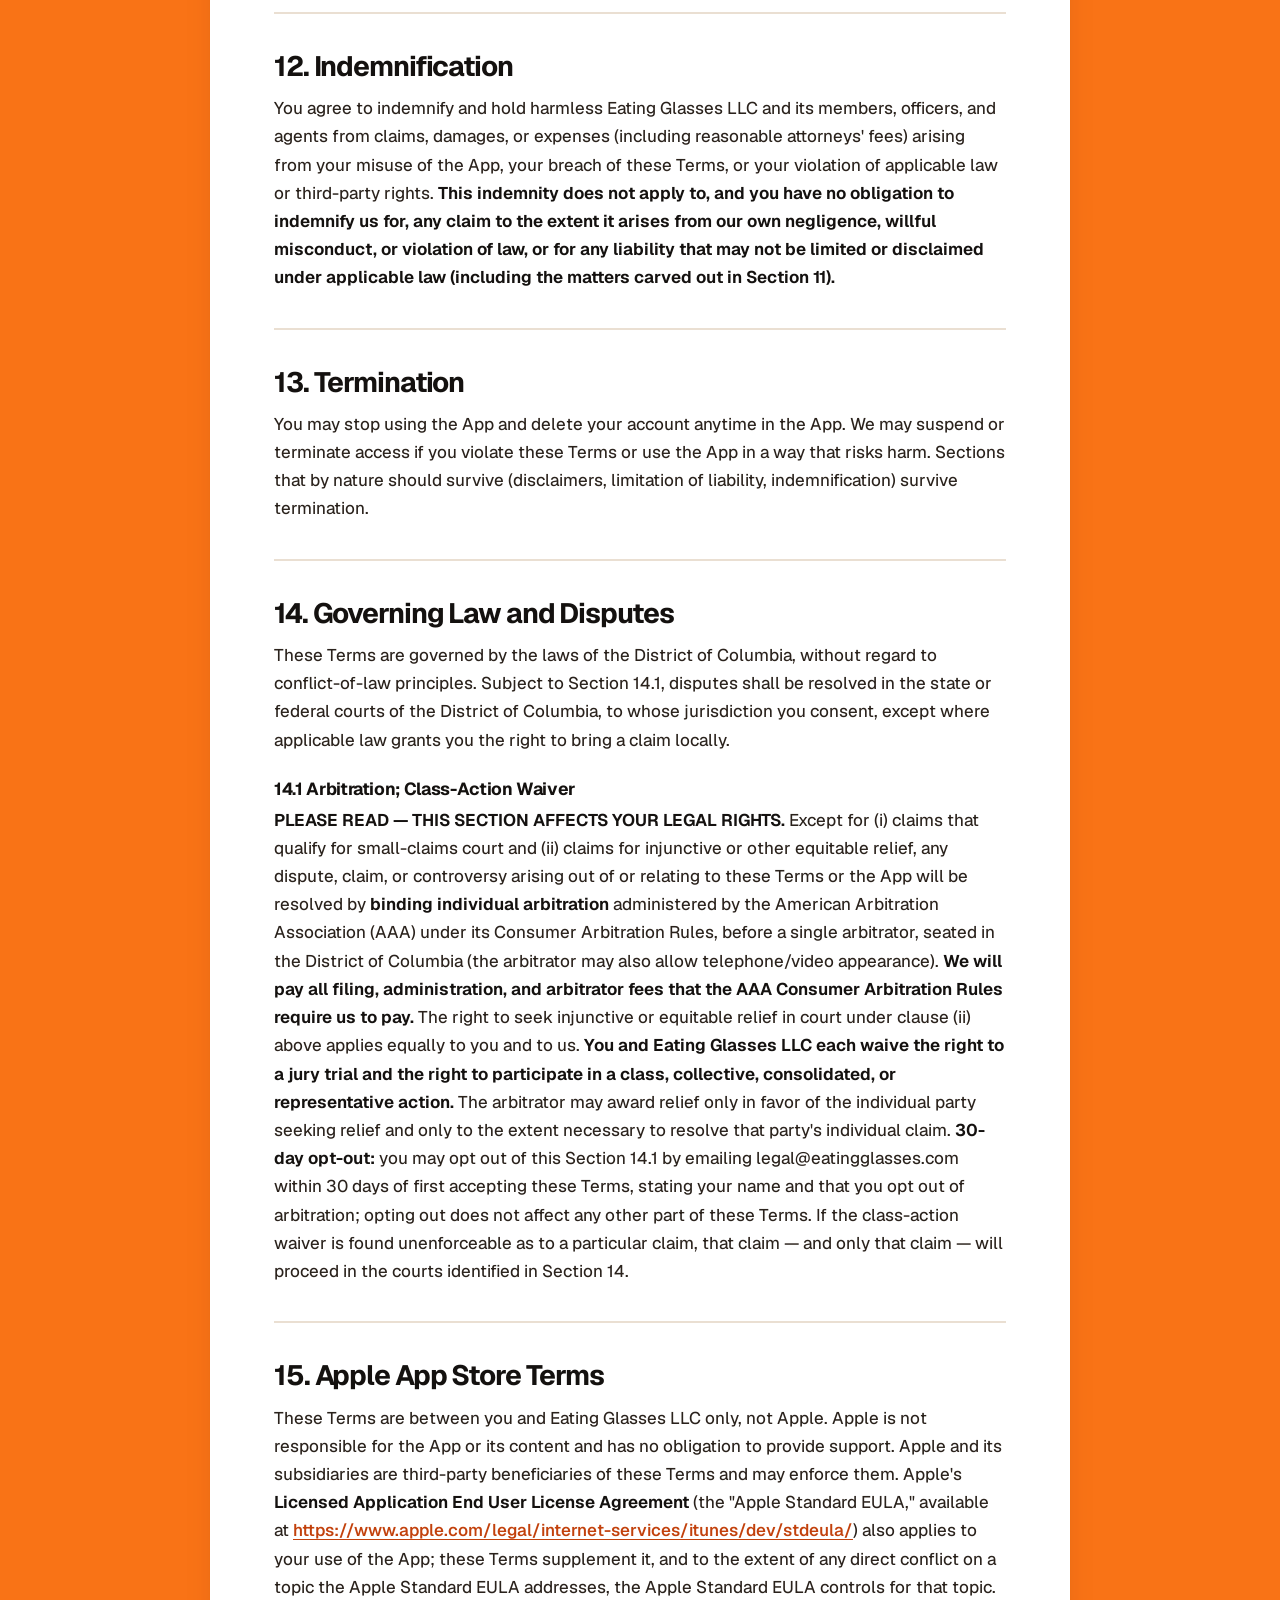
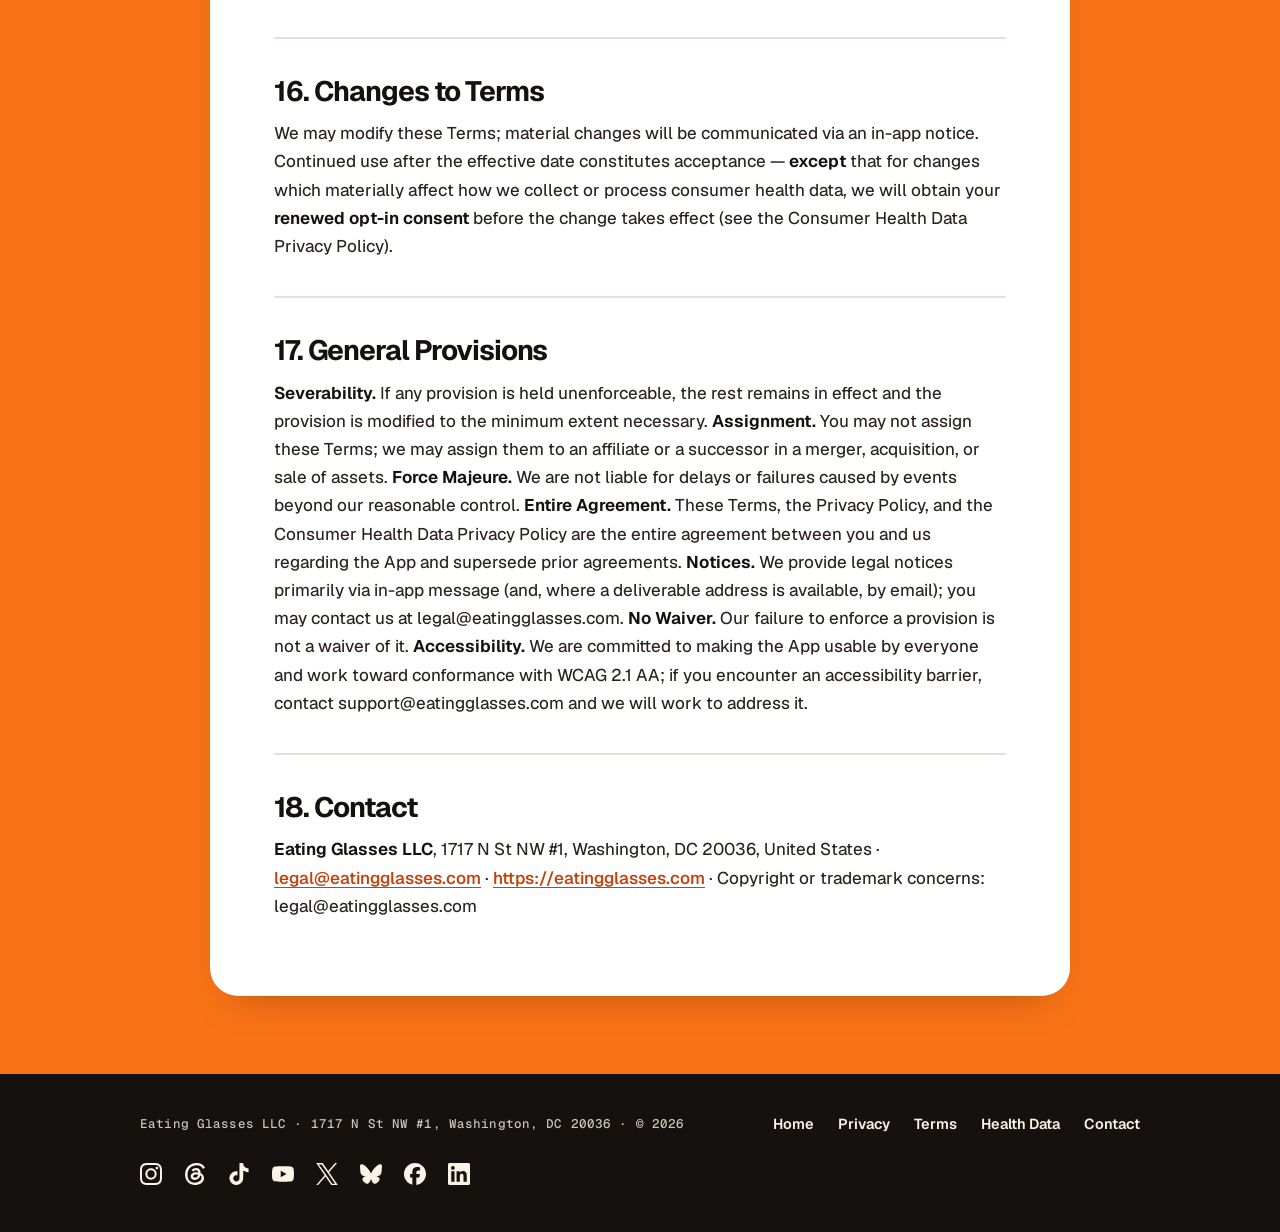
<file: terms.html>
<!DOCTYPE html><html lang="en"><head><meta charset="utf-8" /><meta name="viewport" content="width=device-width, initial-scale=1" /><title>Terms of Service — Eating Glasses</title><meta name="description" content="Terms of Service for the Eating Glasses app, by Eating Glasses LLC." /><meta name="theme-color" content="#f97316" /><link rel="preload" href="/fonts/Geist-latin-variable.woff2" as="font" type="font/woff2" crossorigin />
<link rel="stylesheet" href="/site.css?v=4" />
<link rel="stylesheet" href="/legal.css?v=2" /><link rel="icon" type="image/png" href="/favicon.png?v=4" /><link rel="apple-touch-icon" href="/favicon.png?v=4" /></head>
<body>
<header class="eg-head">
  <div class="wrap">
    <a class="home" href="/"><img src="logo-light.png" alt="Eating Glasses" width="1248" height="832" /></a>
    <a class="contact" href="mailto:hello@eatingglasses.com">hello@eatingglasses.com</a>
  </div>
</header>
<main class="legal-field">
  <div class="wrap legal-wrap"><article class="legal"><h1>Terms of Service</h1><p><strong>Eating Glasses LLC</strong></p><p><strong>Effective Date:</strong> June 24, 2026</p><p><strong>Last Updated:</strong> June 25, 2026</p><hr><h2>1. Acceptance of Terms</h2><p>By downloading, installing, or using the Eating Glasses mobile application (the "App"), you agree to these Terms of Service ("Terms"). If you do not agree, do not use the App. These Terms are a binding agreement between you and <strong>Eating Glasses LLC</strong>, a District of Columbia limited liability company at 1717 N St NW #1, Washington, DC 20036. Your use is also governed by our Privacy Policy and Consumer Health Data Privacy Policy, incorporated by reference. In particular, by using the App you acknowledge that you have read and understood the Medical Disclaimer in Section 5.</p><hr><h2>2. Eligibility</h2><p>You must be at least 13 to use the App; we collect date of birth to verify this and block under-13 accounts. If you use the App for a minor in your care, you represent you are their parent/legal guardian and accept these Terms on your own behalf. <strong>You may not create or use an account on behalf of a child under 13.</strong> Users under 18 should use the App with parental involvement.</p><hr><h2>3. License</h2><p>Subject to these Terms, we grant you a personal, non-transferable, non-exclusive, revocable license to use the App on your personal device(s) for personal, non-commercial use. You may not copy, modify, distribute, or create derivative works; reverse engineer (except where permitted by law); use the App to build a competing product; or circumvent subscription or access controls.</p><hr><h2>4. Subscriptions and Payments</h2><h3>4.1 Free tier</h3><p>The App offers core glucose-pattern insights and basic wellness features at no cost. Deeper insights and food scanning are reserved for Max Insights. <strong>The free tier does not include food scanning.</strong></p><h3>4.2 Max Insights subscription</h3><ul><li><strong>Monthly:</strong> $9.99/month · <strong>Annual:</strong> $69.99/year.</li></ul><p>Max Insights unlocks the full glucose-pattern insights, the <strong>full-circle</strong> "did it work?" check (an observation-only look at whether a pattern in your own data changed, not a medical determination of effectiveness), an <strong>exportable summary of your own glucose patterns</strong> that you can share with anyone you choose (including your care team) — your own data, not a medical interpretation; it does not interpret your results, recommend treatment, or direct your care, and your care team makes all clinical decisions — <strong>optional A1c you enter</strong>, shown for your own context, and <strong>food scanning</strong> — photograph a food, or describe it by voice, to see its estimated carbs and nutrition. Food photos and voice clips are processed transiently and are <strong>not stored</strong>; only the resulting estimated nutrition is saved to your meal history. We will not materially reduce the core benefits of a subscription during a term you have already paid for. If we discontinue a paid feature, we will provide notice and, where required, a prorated refund through Apple.</p><h3>4.3 Billing</h3><p>Subscriptions are billed through the Apple App Store and are subject to Apple's terms; we do not process or store payment-card information. <strong>Payment is charged to your Apple ID account at confirmation of purchase. Your subscription automatically renews for the same period and price unless you turn off auto-renew at least 24 hours before the end of the current period. Your Apple ID account is charged for renewal within 24 hours before the end of the current period. You can manage your subscription and turn off auto-renew in your Apple ID account settings after purchase. If we offer a trial of Max Insights (an in-app trial of Max Insights features and/or an App Store introductory offer), access to the trial features ends when the trial period ends unless you subscribe, and any unused portion of the trial is forfeited when you purchase a subscription.</strong></p><h3>4.4 RevenueCat</h3><p>We use RevenueCat to manage entitlements; it receives a pseudonymous identifier and Apple-provided purchase/transaction data (product, price, country, transaction and original-transaction IDs, renewal status) (see <a href="https://www.revenuecat.com/privacy">revenuecat.com/privacy</a>).</p><h3>4.5 Cancellation &amp; refunds</h3><p>Cancel anytime via your App Store account settings; cancellation takes effect at period end. Refunds are subject to Apple's policies — contact Apple directly.</p><hr><h2>5. Medical Disclaimer — PLEASE READ</h2><p><strong>THIS IS THE MOST IMPORTANT SECTION OF THESE TERMS. PLEASE READ IT CAREFULLY.</strong> Eating Glasses is a <strong>general wellness app. It is NOT a medical device and does NOT provide medical advice, diagnosis, treatment, or prediction.</strong></p><ul><li>Its glucose insights are <strong>general wellness information about your own data plus general lifestyle ideas to consider</strong> — not medical advice, and not a diagnosis, treatment, or prediction.</li><li><strong>Eating Glasses does not calculate, recommend, or deliver insulin or medication doses.</strong> Any insulin or treatment decision is solely between you and your healthcare provider or an FDA-cleared device you operate independently.</li><li>Always consult your endocrinologist, certified diabetes care and education specialist, or other qualified provider before changing your diabetes management.</li></ul><p>Eating Glasses LLC disclaims all liability for health outcomes or decisions made in reliance on the App.</p><hr><h2>6. Health Data</h2><p>Your glucose data is read and analyzed <strong>on your device</strong> and is handled as described in our Privacy Policy. You are responsible for the accuracy of any data you enter. Do not rely solely on the App for clinical decisions — use calibrated meters/CGM devices as directed by your care team.</p><hr><h2>7. How the App Works (AI Use)</h2><p><strong>Glucose</strong> is analyzed by a fixed, <strong>on-device</strong> rules engine; your glucose is <strong>never</strong> sent to any artificial-intelligence/large-language-model service or any third party (enforced by a runtime guard). <strong>Food scanning (Max Insights):</strong> when you scan a food (photo), describe it by voice (audio), or type it, that input is processed by <strong>Google Gemini</strong> (an AI model) to identify the food and estimate its nutrition. The photo/audio/text is <strong>transient — not stored</strong> beyond the request (only the estimated nutrition is saved to your meal history). Estimated nutrition (including carb counts) is AI-generated, may be inaccurate, and is provided for general informational purposes only. <strong>You are solely responsible for any carb count you copy or enter into a separate device, and for any dosing decision, which is between you and your healthcare provider. The App does not convert carbohydrate estimates into insulin or medication amounts.</strong> Insights are informational and not a substitute for professional care.</p><hr><h2>8. User Content and Feedback</h2><p>You retain ownership of data you create in the App and grant us a limited license to process it solely to provide the App's features to you. Feedback you submit may be used to improve the App under a royalty-free, perpetual license, without obligation to you.</p><hr><h2>9. Intellectual Property</h2><p>All content, technology, trademarks (including "Eating Glasses"), and intellectual property in the App are owned by Eating Glasses LLC or its licensors. Nothing here transfers ownership to you.</p><hr><h2>10. Disclaimers</h2><p>THE APP IS PROVIDED "AS IS" AND "AS AVAILABLE" WITHOUT WARRANTIES OF ANY KIND. TO THE FULLEST EXTENT PERMITTED BY LAW, WE DISCLAIM ALL WARRANTIES, EXPRESS OR IMPLIED, INCLUDING MERCHANTABILITY, FITNESS FOR A PARTICULAR PURPOSE, AND NON-INFRINGEMENT. We do not warrant that the App will be uninterrupted or error-free, that insights will match your actual readings, or that the App is compatible with all devices/OS versions.</p><hr><h2>11. Limitation of Liability</h2><p>TO THE MAXIMUM EXTENT PERMITTED BY LAW, EATING GLASSES LLC SHALL NOT BE LIABLE FOR ANY INDIRECT, INCIDENTAL, SPECIAL, CONSEQUENTIAL, OR PUNITIVE DAMAGES, INCLUDING LOST PROFITS OR DATA LOSS, ARISING FROM YOUR USE OF THE APP. OUR TOTAL LIABILITY FOR ANY CLAIM SHALL NOT EXCEED THE GREATER OF (A) WHAT YOU PAID US IN THE PRIOR TWELVE MONTHS OR (B) TWENTY-FIVE U.S. DOLLARS ($25). <strong>Nothing in these Terms limits or excludes liability that cannot be limited or excluded under applicable law — including liability for death or personal injury caused by our negligence, for fraud or fraudulent misrepresentation, or any liability that may not be limited under California Civil Code §1668 or similar laws.</strong> Some jurisdictions disallow certain limits, so some of the above may not apply to you.</p><hr><h2>12. Indemnification</h2><p>You agree to indemnify and hold harmless Eating Glasses LLC and its members, officers, and agents from claims, damages, or expenses (including reasonable attorneys' fees) arising from your misuse of the App, your breach of these Terms, or your violation of applicable law or third-party rights. <strong>This indemnity does not apply to, and you have no obligation to indemnify us for, any claim to the extent it arises from our own negligence, willful misconduct, or violation of law, or for any liability that may not be limited or disclaimed under applicable law (including the matters carved out in Section 11).</strong></p><hr><h2>13. Termination</h2><p>You may stop using the App and delete your account anytime in the App. We may suspend or terminate access if you violate these Terms or use the App in a way that risks harm. Sections that by nature should survive (disclaimers, limitation of liability, indemnification) survive termination.</p><hr><h2>14. Governing Law and Disputes</h2><p>These Terms are governed by the laws of the District of Columbia, without regard to conflict-of-law principles. Subject to Section 14.1, disputes shall be resolved in the state or federal courts of the District of Columbia, to whose jurisdiction you consent, except where applicable law grants you the right to bring a claim locally.</p><h3>14.1 Arbitration; Class-Action Waiver</h3><p><strong>PLEASE READ — THIS SECTION AFFECTS YOUR LEGAL RIGHTS.</strong> Except for (i) claims that qualify for small-claims court and (ii) claims for injunctive or other equitable relief, any dispute, claim, or controversy arising out of or relating to these Terms or the App will be resolved by <strong>binding individual arbitration</strong> administered by the American Arbitration Association (AAA) under its Consumer Arbitration Rules, before a single arbitrator, seated in the District of Columbia (the arbitrator may also allow telephone/video appearance). <strong>We will pay all filing, administration, and arbitrator fees that the AAA Consumer Arbitration Rules require us to pay.</strong> The right to seek injunctive or equitable relief in court under clause (ii) above applies equally to you and to us. <strong>You and Eating Glasses LLC each waive the right to a jury trial and the right to participate in a class, collective, consolidated, or representative action.</strong> The arbitrator may award relief only in favor of the individual party seeking relief and only to the extent necessary to resolve that party's individual claim. <strong>30-day opt-out:</strong> you may opt out of this Section 14.1 by emailing legal@eatingglasses.com within 30 days of first accepting these Terms, stating your name and that you opt out of arbitration; opting out does not affect any other part of these Terms. If the class-action waiver is found unenforceable as to a particular claim, that claim — and only that claim — will proceed in the courts identified in Section 14.</p><hr><h2>15. Apple App Store Terms</h2><p>These Terms are between you and Eating Glasses LLC only, not Apple. Apple is not responsible for the App or its content and has no obligation to provide support. Apple and its subsidiaries are third-party beneficiaries of these Terms and may enforce them. Apple's <strong>Licensed Application End User License Agreement</strong> (the "Apple Standard EULA," available at <a href="https://www.apple.com/legal/internet-services/itunes/dev/stdeula/">https://www.apple.com/legal/internet-services/itunes/dev/stdeula/</a>) also applies to your use of the App; these Terms supplement it, and to the extent of any direct conflict on a topic the Apple Standard EULA addresses, the Apple Standard EULA controls for that topic.</p><hr><h2>16. Changes to Terms</h2><p>We may modify these Terms; material changes will be communicated via an in-app notice. Continued use after the effective date constitutes acceptance — <strong>except</strong> that for changes which materially affect how we collect or process consumer health data, we will obtain your <strong>renewed opt-in consent</strong> before the change takes effect (see the Consumer Health Data Privacy Policy).</p><hr><h2>17. General Provisions</h2><p><strong>Severability.</strong> If any provision is held unenforceable, the rest remains in effect and the provision is modified to the minimum extent necessary. <strong>Assignment.</strong> You may not assign these Terms; we may assign them to an affiliate or a successor in a merger, acquisition, or sale of assets. <strong>Force Majeure.</strong> We are not liable for delays or failures caused by events beyond our reasonable control. <strong>Entire Agreement.</strong> These Terms, the Privacy Policy, and the Consumer Health Data Privacy Policy are the entire agreement between you and us regarding the App and supersede prior agreements. <strong>Notices.</strong> We provide legal notices primarily via in-app message (and, where a deliverable address is available, by email); you may contact us at legal@eatingglasses.com. <strong>No Waiver.</strong> Our failure to enforce a provision is not a waiver of it. <strong>Accessibility.</strong> We are committed to making the App usable by everyone and work toward conformance with WCAG 2.1 AA; if you encounter an accessibility barrier, contact support@eatingglasses.com and we will work to address it.</p><hr><h2>18. Contact</h2><p><strong>Eating Glasses LLC</strong>, 1717 N St NW #1, Washington, DC 20036, United States · <a href="mailto:legal@eatingglasses.com">legal@eatingglasses.com</a> · <a href="https://eatingglasses.com">https://eatingglasses.com</a> · Copyright or trademark concerns: legal@eatingglasses.com</p></article></div>
</main>
<footer class="eg-foot">
  <div class="wrap">
    <span class="who">Eating Glasses LLC · 1717 N St NW #1, Washington, DC 20036 · © 2026</span>
    <nav><a href="/">Home</a><a href="/privacy.html">Privacy</a><a href="/terms.html">Terms</a><a href="/chd.html">Health Data</a><a href="mailto:hello@eatingglasses.com">Contact</a></nav>
    <nav class="soc" aria-label="Follow Eating Glasses"><a href="https://www.instagram.com/eatingglasses/" target="_blank" rel="noopener" aria-label="Eating Glasses on Instagram"><svg viewBox="0 0 24 24" width="22" height="22" fill="currentColor" aria-hidden="true" focusable="false"><path d="M7.0301.084c-1.2768.0602-2.1487.264-2.911.5634-.7888.3075-1.4575.72-2.1228 1.3877-.6652.6677-1.075 1.3368-1.3802 2.127-.2954.7638-.4956 1.6365-.552 2.914-.0564 1.2775-.0689 1.6882-.0626 4.947.0062 3.2586.0206 3.6671.0825 4.9473.061 1.2765.264 2.1482.5635 2.9107.308.7889.72 1.4573 1.388 2.1228.6679.6655 1.3365 1.0743 2.1285 1.38.7632.295 1.6361.4961 2.9134.552 1.2773.056 1.6884.069 4.9462.0627 3.2578-.0062 3.668-.0207 4.9478-.0814 1.28-.0607 2.147-.2652 2.9098-.5633.7889-.3086 1.4578-.72 2.1228-1.3881.665-.6682 1.0745-1.3378 1.3795-2.1284.2957-.7632.4966-1.636.552-2.9124.056-1.2809.0692-1.6898.063-4.948-.0063-3.2583-.021-3.6668-.0817-4.9465-.0607-1.2797-.264-2.1487-.5633-2.9117-.3084-.7889-.72-1.4568-1.3876-2.1228C21.2982 1.33 20.628.9208 19.8378.6165 19.074.321 18.2017.1197 16.9244.0645 15.6471.0093 15.236-.005 11.977.0014 8.718.0076 8.31.0215 7.0301.0839m.1402 21.6932c-1.17-.0509-1.8053-.2453-2.2287-.408-.5606-.216-.96-.4771-1.3819-.895-.422-.4178-.6811-.8186-.9-1.378-.1644-.4234-.3624-1.058-.4171-2.228-.0595-1.2645-.072-1.6442-.079-4.848-.007-3.2037.0053-3.583.0607-4.848.05-1.169.2456-1.805.408-2.2282.216-.5613.4762-.96.895-1.3816.4188-.4217.8184-.6814 1.3783-.9003.423-.1651 1.0575-.3614 2.227-.4171 1.2655-.06 1.6447-.072 4.848-.079 3.2033-.007 3.5835.005 4.8495.0608 1.169.0508 1.8053.2445 2.228.408.5608.216.96.4754 1.3816.895.4217.4194.6816.8176.9005 1.3787.1653.4217.3617 1.056.4169 2.2263.0602 1.2655.0739 1.645.0796 4.848.0058 3.203-.0055 3.5834-.061 4.848-.051 1.17-.245 1.8055-.408 2.2294-.216.5604-.4763.96-.8954 1.3814-.419.4215-.8181.6811-1.3783.9-.4224.1649-1.0577.3617-2.2262.4174-1.2656.0595-1.6448.072-4.8493.079-3.2045.007-3.5825-.006-4.848-.0608M16.953 5.5864A1.44 1.44 0 1 0 18.39 4.144a1.44 1.44 0 0 0-1.437 1.4424M5.8385 12.012c.0067 3.4032 2.7706 6.1557 6.173 6.1493 3.4026-.0065 6.157-2.7701 6.1506-6.1733-.0065-3.4032-2.771-6.1565-6.174-6.1498-3.403.0067-6.156 2.771-6.1496 6.1738M8 12.0077a4 4 0 1 1 4.008 3.9921A3.9996 3.9996 0 0 1 8 12.0077"/></svg></a><a href="https://www.threads.com/@eatingglasses" target="_blank" rel="noopener" aria-label="Eating Glasses on Threads"><svg viewBox="0 0 24 24" width="22" height="22" fill="currentColor" aria-hidden="true" focusable="false"><path d="M18.263 11.097c-.03-3.486-1.92-5.586-5.111-5.586-2.13 0-3.922.963-4.863 2.499l2.062 1.438c.535-.843 1.272-1.543 2.628-1.543 1.528 0 2.318.85 2.544 2.431a15 15 0 0 0-2.236-.173c-4.125 0-6.068 1.867-6.068 4.336s1.943 3.99 4.804 3.99c3.139 0 5.013-2.115 5.781-4.735.798.361 1.348 1.204 1.348 2.47 0 3.387-3.907 5.232-7.22 5.232-4.885 0-8.077-3.207-8.077-8.424 0-6.392 4.223-10.487 9.9-10.487 3.808 0 5.69 1.671 6.97 3.914l2.108-1.475C21.44 2.078 18.331 0 13.663 0 6.227 0 1.168 5.277 1.168 12.934c0 7 4.953 11.066 10.856 11.066 4.878 0 9.809-2.846 9.809-7.716 0-2.545-1.46-4.231-3.569-5.187m-6.33 4.855c-1.077 0-2.026-.512-2.026-1.453 0-1.483 1.822-1.934 3.606-1.934.678 0 1.34.045 1.927.173-.422 1.927-1.671 3.215-3.508 3.214Z"/></svg></a><a href="https://www.tiktok.com/@eating.glasses" target="_blank" rel="noopener" aria-label="Eating Glasses on TikTok"><svg viewBox="0 0 24 24" width="22" height="22" fill="currentColor" aria-hidden="true" focusable="false"><path d="M12.525.02c1.31-.02 2.61-.01 3.91-.02.08 1.53.63 3.09 1.75 4.17 1.12 1.11 2.7 1.62 4.24 1.79v4.03c-1.44-.05-2.89-.35-4.2-.97-.57-.26-1.1-.59-1.62-.93-.01 2.92.01 5.84-.02 8.75-.08 1.4-.54 2.79-1.35 3.94-1.31 1.92-3.58 3.17-5.91 3.21-1.43.08-2.86-.31-4.08-1.03-2.02-1.19-3.44-3.37-3.65-5.71-.02-.5-.03-1-.01-1.49.18-1.9 1.12-3.72 2.58-4.96 1.66-1.44 3.98-2.13 6.15-1.72.02 1.48-.04 2.96-.04 4.44-.99-.32-2.15-.23-3.02.37-.63.41-1.11 1.04-1.36 1.75-.21.51-.15 1.07-.14 1.61.24 1.64 1.82 3.02 3.5 2.87 1.12-.01 2.19-.66 2.77-1.61.19-.33.4-.67.41-1.06.1-1.79.06-3.57.07-5.36.01-4.03-.01-8.05.02-12.07z"/></svg></a><a href="https://www.youtube.com/@Eating_Glasses" target="_blank" rel="noopener" aria-label="Eating Glasses on YouTube"><svg viewBox="0 0 24 24" width="22" height="22" fill="currentColor" aria-hidden="true" focusable="false"><path d="M23.498 6.186a3.016 3.016 0 0 0-2.122-2.136C19.505 3.545 12 3.545 12 3.545s-7.505 0-9.377.505A3.017 3.017 0 0 0 .502 6.186C0 8.07 0 12 0 12s0 3.93.502 5.814a3.016 3.016 0 0 0 2.122 2.136c1.871.505 9.376.505 9.376.505s7.505 0 9.377-.505a3.015 3.015 0 0 0 2.122-2.136C24 15.93 24 12 24 12s0-3.93-.502-5.814zM9.545 15.568V8.432L15.818 12l-6.273 3.568z"/></svg></a><a href="https://x.com/eating_glasses" target="_blank" rel="noopener" aria-label="Eating Glasses on X"><svg viewBox="0 0 24 24" width="22" height="22" fill="currentColor" aria-hidden="true" focusable="false"><path d="M14.234 10.162 22.977 0h-2.072l-7.591 8.824L7.251 0H.258l9.168 13.343L.258 24H2.33l8.016-9.318L16.749 24h6.993zm-2.837 3.299-.929-1.329L3.076 1.56h3.182l5.965 8.532.929 1.329 7.754 11.09h-3.182z"/></svg></a><a href="https://bsky.app/profile/eatingglasses.bsky.social" target="_blank" rel="noopener" aria-label="Eating Glasses on Bluesky"><svg viewBox="0 0 24 24" width="22" height="22" fill="currentColor" aria-hidden="true" focusable="false"><path d="M5.202 2.857C7.954 4.922 10.913 9.11 12 11.358c1.087-2.247 4.046-6.436 6.798-8.501C20.783 1.366 24 .213 24 3.883c0 .732-.42 6.156-.667 7.037-.856 3.061-3.978 3.842-6.755 3.37 4.854.826 6.089 3.562 3.422 6.299-5.065 5.196-7.28-1.304-7.847-2.97-.104-.305-.152-.448-.153-.327 0-.121-.05.022-.153.327-.568 1.666-2.782 8.166-7.847 2.97-2.667-2.737-1.432-5.473 3.422-6.3-2.777.473-5.899-.308-6.755-3.369C.42 10.04 0 4.615 0 3.883c0-3.67 3.217-2.517 5.202-1.026"/></svg></a><a href="https://www.facebook.com/profile.php?id=61596653739234" target="_blank" rel="noopener" aria-label="Eating Glasses on Facebook"><svg viewBox="0 0 24 24" width="22" height="22" fill="currentColor" aria-hidden="true" focusable="false"><path d="M9.101 23.691v-7.98H6.627v-3.667h2.474v-1.58c0-4.085 1.848-5.978 5.858-5.978.401 0 .955.042 1.468.103a8.68 8.68 0 0 1 1.141.195v3.325a8.623 8.623 0 0 0-.653-.036 26.805 26.805 0 0 0-.733-.009c-.707 0-1.259.096-1.675.309a1.686 1.686 0 0 0-.679.622c-.258.42-.374.995-.374 1.752v1.297h3.919l-.386 2.103-.287 1.564h-3.246v8.245C19.396 23.238 24 18.179 24 12.044c0-6.627-5.373-12-12-12s-12 5.373-12 12c0 5.628 3.874 10.35 9.101 11.647Z"/></svg></a><a href="https://www.linkedin.com/company/eatingglasses/" target="_blank" rel="noopener" aria-label="Eating Glasses on LinkedIn"><svg viewBox="0 0 24 24" width="22" height="22" fill="currentColor" aria-hidden="true" focusable="false"><path d="M20.447 20.452h-3.554v-5.569c0-1.328-.027-3.037-1.852-3.037-1.853 0-2.136 1.445-2.136 2.939v5.667H9.351V9h3.414v1.561h.046c.477-.9 1.637-1.85 3.37-1.85 3.601 0 4.267 2.37 4.267 5.455v6.286zM5.337 7.433c-1.144 0-2.063-.926-2.063-2.065 0-1.138.92-2.063 2.063-2.063 1.14 0 2.064.925 2.064 2.063 0 1.139-.925 2.065-2.064 2.065zm1.782 13.019H3.555V9h3.564v11.452zM22.225 0H1.771C.792 0 0 .774 0 1.729v20.542C0 23.227.792 24 1.771 24h20.451C23.2 24 24 23.227 24 22.271V1.729C24 .774 23.2 0 22.222 0h.003z"/></svg></a></nav>
  </div>
</footer>
</body>
</html>
</file>
<file: site.css>
/* Eating Glasses site: the "Patterns, named" system (same as the summit print set).
   Orange field, cream band for the logo, white and ink cards, Geist + Geist Mono.
   The logo only ever sits on cream or white: its lenses are transparent, so on orange the fruit vanishes. */
/* Geist and Geist Mono (SIL Open Font License), latin subset, served from this site: no request leaves for a third-party font host. */
@font-face{ font-family:"Geist"; font-style:normal; font-weight:100 900; font-display:swap; src:url("/fonts/Geist-latin-variable.woff2") format("woff2"); }
@font-face{ font-family:"Geist Mono"; font-style:normal; font-weight:100 900; font-display:swap; src:url("/fonts/GeistMono-latin-variable.woff2") format("woff2"); }
:root{
  --orange:#f97316; --cream:#fbf3e8; --ink:#14110f; --inkc:#17130f; --oink:#c2410c;
  --muted:#6b5f55; --body:#2a221c; --line:#eadfd2; --edge:#8c7d70; --sand:#fff1e6; --glow:#fb923c; --soft-ink:#efe6db;
  --sans:"Geist",ui-sans-serif,system-ui,-apple-system,"Segoe UI",Roboto,"Helvetica Neue",Arial,sans-serif;
  --mono:"Geist Mono",ui-monospace,SFMono-Regular,Menlo,Consolas,monospace;
  --shadow:0 18px 40px -26px rgba(80,30,0,.55),0 1px 0 rgba(0,0,0,.04);
  color-scheme:light;
}
*{ box-sizing:border-box; }
html{ -webkit-text-size-adjust:100%; text-size-adjust:100%; }
html,body{ margin:0; padding:0; }
body{
  font-family:var(--sans); background:#fff; color:var(--body); line-height:1.6; font-weight:450;
  -webkit-font-smoothing:antialiased; text-rendering:optimizeLegibility;
}
[hidden]{ display:none !important; }
img{ max-width:100%; }
a{ color:var(--oink); text-decoration-thickness:.08em; text-underline-offset:.18em; }
a:hover{ color:var(--ink); }
:focus-visible{ outline:3px solid var(--ink); outline-offset:3px; border-radius:6px; }
.on-ink :focus-visible, .eg-foot :focus-visible{ outline-color:var(--glow); }
p{ margin:0 0 14px; }
p:last-child{ margin-bottom:0; }
h1,h2,h3,h4{ font-family:var(--sans); color:var(--ink); margin:0; font-weight:700; letter-spacing:-.035em; line-height:1.1; }
strong,b{ font-weight:650; color:var(--ink); }

.wrap{ width:100%; max-width:1040px; margin:0 auto; padding:0 20px; }
.wrap.narrow{ max-width:760px; }
.wrap.mid{ max-width:880px; }

/* ---------- header: cream band carries the logo ---------- */
.eg-head{ background:var(--cream); }
.eg-head{ --lw:188px; }
.eg-head .wrap{ display:flex; align-items:center; justify-content:center; gap:16px; padding-top:14px; padding-bottom:14px; }
.eg-head .home{ display:block; line-height:0; flex:none; }
/* the logo file carries ~7% side and ~20% top/bottom transparent margin; it is placed whole and the margin is trimmed with negative margins */
.eg-head img{ display:block; width:var(--lw); max-width:none; height:auto; margin:calc(var(--lw) * -.128) calc(var(--lw) * -.064); }
@media (min-width:900px){ .eg-head{ --lw:220px; } }
.eg-head .contact{ display:none; font-family:var(--mono); font-weight:600; font-size:13px; letter-spacing:.02em; color:var(--ink); text-decoration:none; padding:14px 0; }
.eg-head .contact:hover{ color:var(--oink); text-decoration:underline; }
@media (min-width:700px){ .eg-head .wrap{ justify-content:space-between; } .eg-head .contact{ display:block; } }

/* ---------- footer ---------- */
.eg-foot{ background:var(--ink); color:#cfc3b7; border-top:6px solid var(--orange); padding:28px 0 36px; }
.eg-foot .wrap{ display:flex; flex-wrap:wrap; gap:6px 28px; align-items:center; justify-content:space-between; }
.eg-foot .who{ font-family:var(--mono); font-weight:500; font-size:12.5px; line-height:1.55; letter-spacing:.01em; }
.eg-foot nav{ display:flex; flex-wrap:wrap; gap:0 4px; margin:0 -10px; }
.eg-foot a{ display:inline-flex; align-items:center; min-height:44px; padding:0 10px; color:var(--cream); font-weight:600; font-size:14.5px; text-decoration:none; }
.eg-foot a:hover{ color:var(--glow); text-decoration:underline; }
/* social icon row: 22px glyphs in currentColor, 44px touch targets */
.eg-foot .soc{ margin:0 -11px; gap:0; flex-wrap:wrap; }
.eg-foot .soc a{ justify-content:center; min-width:44px; padding:0; }
.eg-foot .soc a:hover{ text-decoration:none; }
.eg-foot .soc svg{ display:block; width:22px; height:22px; }

/* ---------- bands ---------- */
.band{ padding:44px 0; }
.band-or{ background:var(--orange); color:var(--ink); }
.band-cr{ background:var(--cream); }
.band-wh{ background:#fff; }
.band-ink{ background:var(--ink); color:var(--soft-ink); }

/* ---------- type ---------- */
.k{ font-family:var(--mono); font-weight:600; letter-spacing:.14em; text-transform:uppercase; font-size:12px; line-height:1.35; color:var(--oink); margin:0 0 12px; }
.on-or .k{ color:var(--ink); }
.on-ink .k, .band-ink .k, .card-ink .k{ color:var(--glow); }
.display{ font-weight:700; letter-spacing:-.05em; line-height:.96; }
.mono{ font-family:var(--mono); }

/* ---------- cards ---------- */
.card{ background:#fff; border-radius:20px; box-shadow:var(--shadow); padding:22px; color:var(--body); }
.card-ink{ background:var(--inkc); color:var(--soft-ink); box-shadow:0 18px 40px -28px rgba(20,10,0,.7); }
.card-ink h2,.card-ink h3{ color:#fff; }
.card-ink strong,.card-ink b{ color:#fff; }
.card-ink a{ color:#fdba74; }
.card-ink a:hover{ color:#fff; }
.card-cream{ background:var(--cream); box-shadow:0 0 0 1px var(--line); }
.say{ background:#fff; border-left:6px solid var(--orange); border-radius:8px 20px 20px 8px; box-shadow:var(--shadow); padding:20px 22px; color:var(--ink); }

/* ---------- buttons ---------- */
button{ font:inherit; cursor:pointer; }
.btn{ display:inline-flex; align-items:center; justify-content:center; min-height:52px; padding:12px 28px; border-radius:14px; font-family:var(--sans); font-size:17px; font-weight:700; letter-spacing:-.01em; line-height:1.2; border:2px solid transparent; text-decoration:none; text-align:center; }
.btn-primary{ background:var(--ink); color:var(--cream); }
.btn-primary:hover{ background:var(--oink); color:#fff; }
.btn-primary:disabled{ background:var(--muted); color:var(--cream); cursor:not-allowed; }
.btn-secondary{ background:#fff; color:var(--ink); border-color:var(--ink); }
.btn-secondary:hover{ background:var(--sand); color:var(--ink); }
@media (prefers-reduced-motion:no-preference){ .btn{ transition:background-color .15s ease, color .15s ease; } }

/* ---------- ticks, steps ---------- */
.chk{ flex:none; width:30px; height:30px; display:block; }
.ticks{ list-style:none; margin:0; padding:0; display:grid; gap:10px; }
.ticks li{ position:relative; padding-left:34px; }
.ticks li::before{ content:""; position:absolute; left:0; top:.2em; width:22px; height:22px; border-radius:50%; background:var(--oink) url("data:image/svg+xml,%3Csvg xmlns='http://www.w3.org/2000/svg' viewBox='0 0 30 30'%3E%3Cpath d='M8.5 15.5l4.2 4.2 8.8-9.4' fill='none' stroke='%23fff' stroke-width='3.4' stroke-linecap='round' stroke-linejoin='round'/%3E%3C/svg%3E") center/100% no-repeat; }
.ticks.x li::before{ background:var(--ink) url("data:image/svg+xml,%3Csvg xmlns='http://www.w3.org/2000/svg' viewBox='0 0 30 30'%3E%3Cpath d='M10 10l10 10M20 10L10 20' fill='none' stroke='%23fff' stroke-width='3.4' stroke-linecap='round'/%3E%3C/svg%3E") center/100% no-repeat; }

/* ---------- print: the legal pages and the clinician page get printed ---------- */
@media print{
  .eg-head,.eg-foot{ background:#fff !important; border:0 !important; }
  .band-or,.band-cr,.band-ink{ background:#fff !important; }
  .card,.card-ink,.say{ box-shadow:none !important; border:1px solid #999 !important; background:#fff !important; color:#000 !important; }
  .card-ink h2,.card-ink h3,.card-ink strong{ color:#000 !important; }
}
</file>
<file: legal.css>
/* Privacy, Terms and Health Data: the page chrome only (header, footer, type, colour, spacing).
   The legal text itself is untouched. Orange field with the document on a white page, like the summit handouts. */
.legal-field{ background:var(--orange); padding:18px 0 44px; }
.legal-wrap{ max-width:900px; padding:0 12px; }
.legal{ background:#fff; border-radius:22px; box-shadow:var(--shadow); padding:30px 20px 34px; color:var(--body); }
.legal h1{ font-size:clamp(34px,9.4vw,56px); letter-spacing:-.05em; line-height:1; margin:0 0 18px; }
.legal h2{ font-size:clamp(22px,5.2vw,28px); letter-spacing:-.04em; line-height:1.15; margin:0 0 12px; }
.legal h3{ font-size:17.5px; letter-spacing:-.02em; line-height:1.25; margin:24px 0 6px; }
.legal p, .legal li{ font-size:16.5px; line-height:1.66; color:var(--body); }
.legal p{ margin:0 0 14px; }
.legal strong, .legal b{ color:var(--ink); }
.legal ul{ padding-left:22px; margin:8px 0 16px; }
.legal li{ margin:7px 0; }
.legal hr{ border:0; border-top:2px solid var(--line); margin:30px 0; }
.legal a{ word-break:break-word; font-weight:550; }
.legal table{ width:100%; border-collapse:collapse; margin:16px 0; font-size:12.5px; }
.legal th, .legal td{ border:1px solid var(--line); padding:8px 6px; text-align:left; vertical-align:top; line-height:1.4; overflow-wrap:anywhere; }
.legal th:first-child, .legal td:first-child{ min-width:84px; }
.legal th{ background:var(--cream); font-family:var(--mono); font-size:10.5px; letter-spacing:.06em; text-transform:uppercase; color:var(--oink); font-weight:600; }

@media (min-width:700px){
  .legal table{ font-size:14.5px; }
  .legal th, .legal td{ padding:10px 12px; }
  .legal th{ font-size:11.5px; letter-spacing:.1em; }
  .legal-field{ padding:40px 0 72px; }
  .legal-wrap{ padding:0 20px; }
  .legal{ padding:56px 64px 62px; border-radius:28px; }
  .legal p, .legal li{ font-size:17px; }
  .legal hr{ margin:36px 0; }
}
@media print{
  .legal-field{ background:#fff !important; padding:0 !important; }
  .legal{ box-shadow:none !important; border-radius:0; padding:0 !important; }
  .legal p, .legal li{ font-size:11pt; color:#000; }
  .legal a{ color:#000; }
}
</file>
